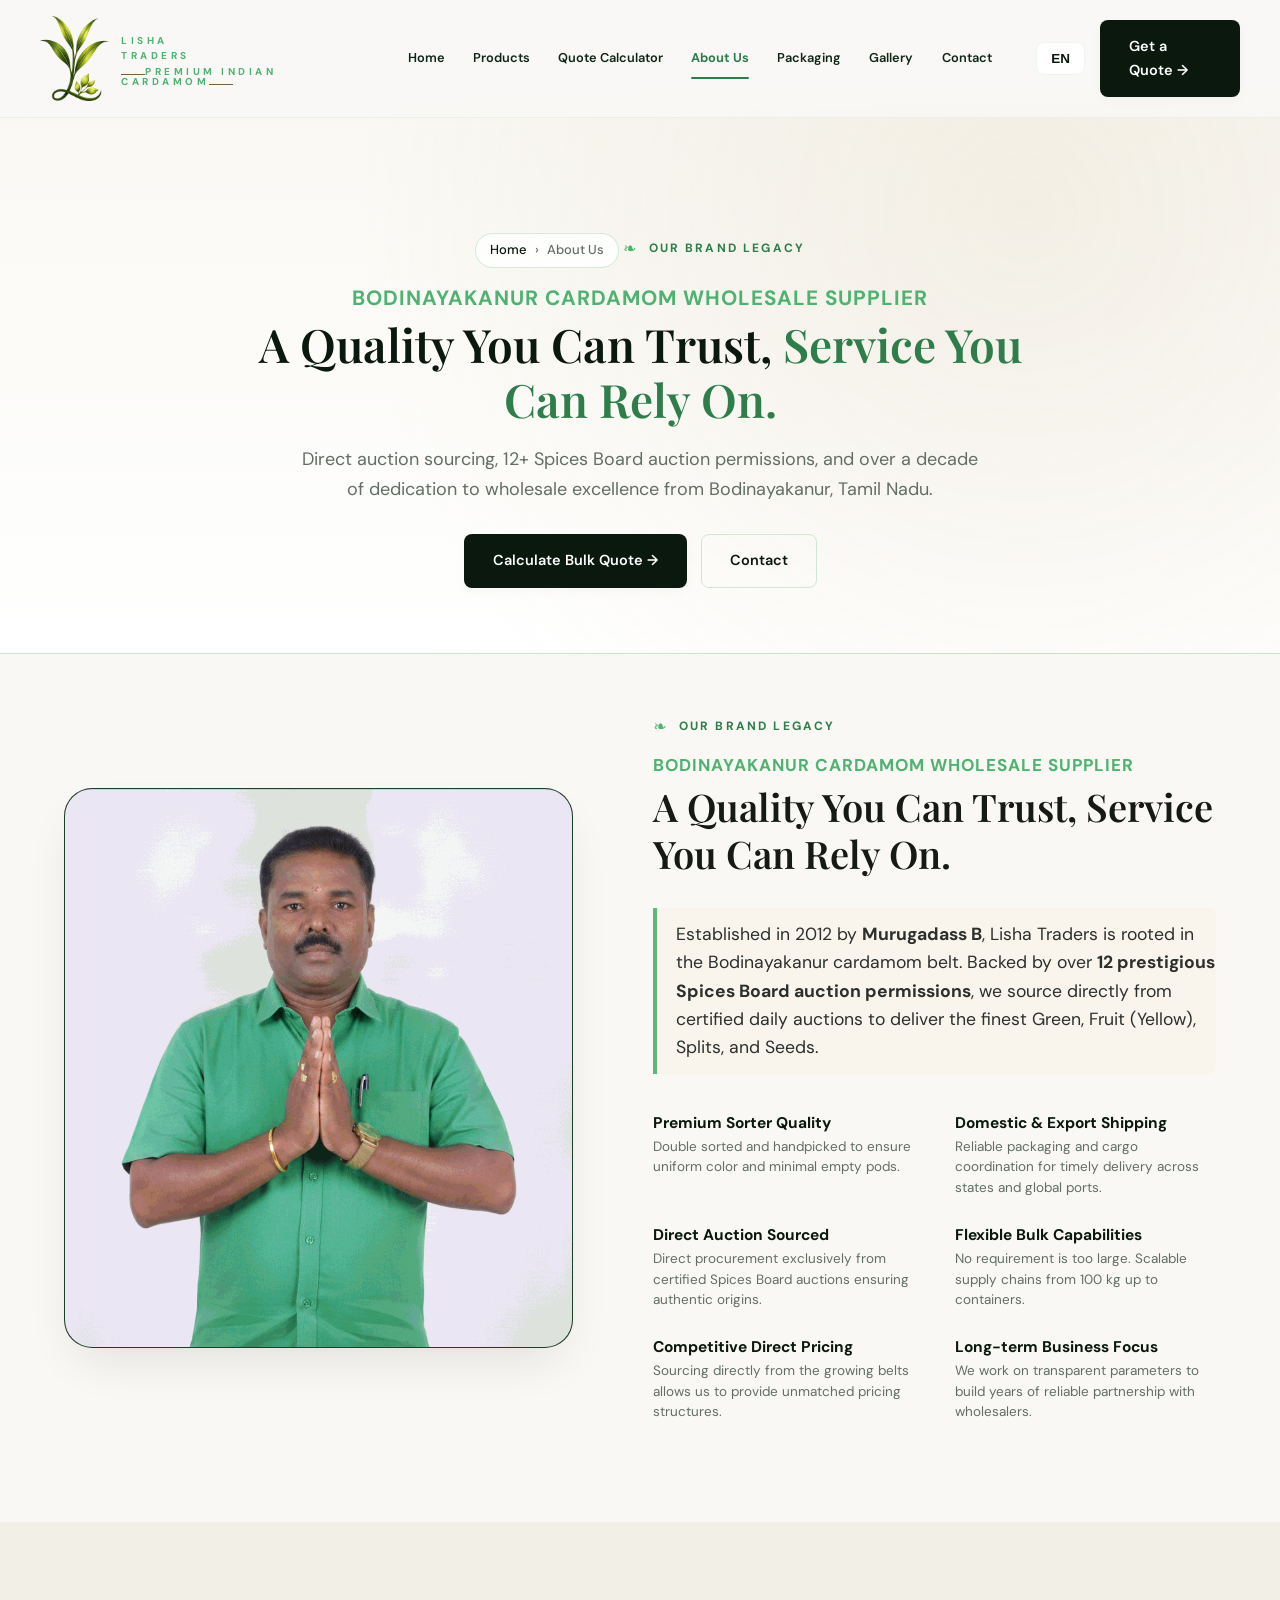
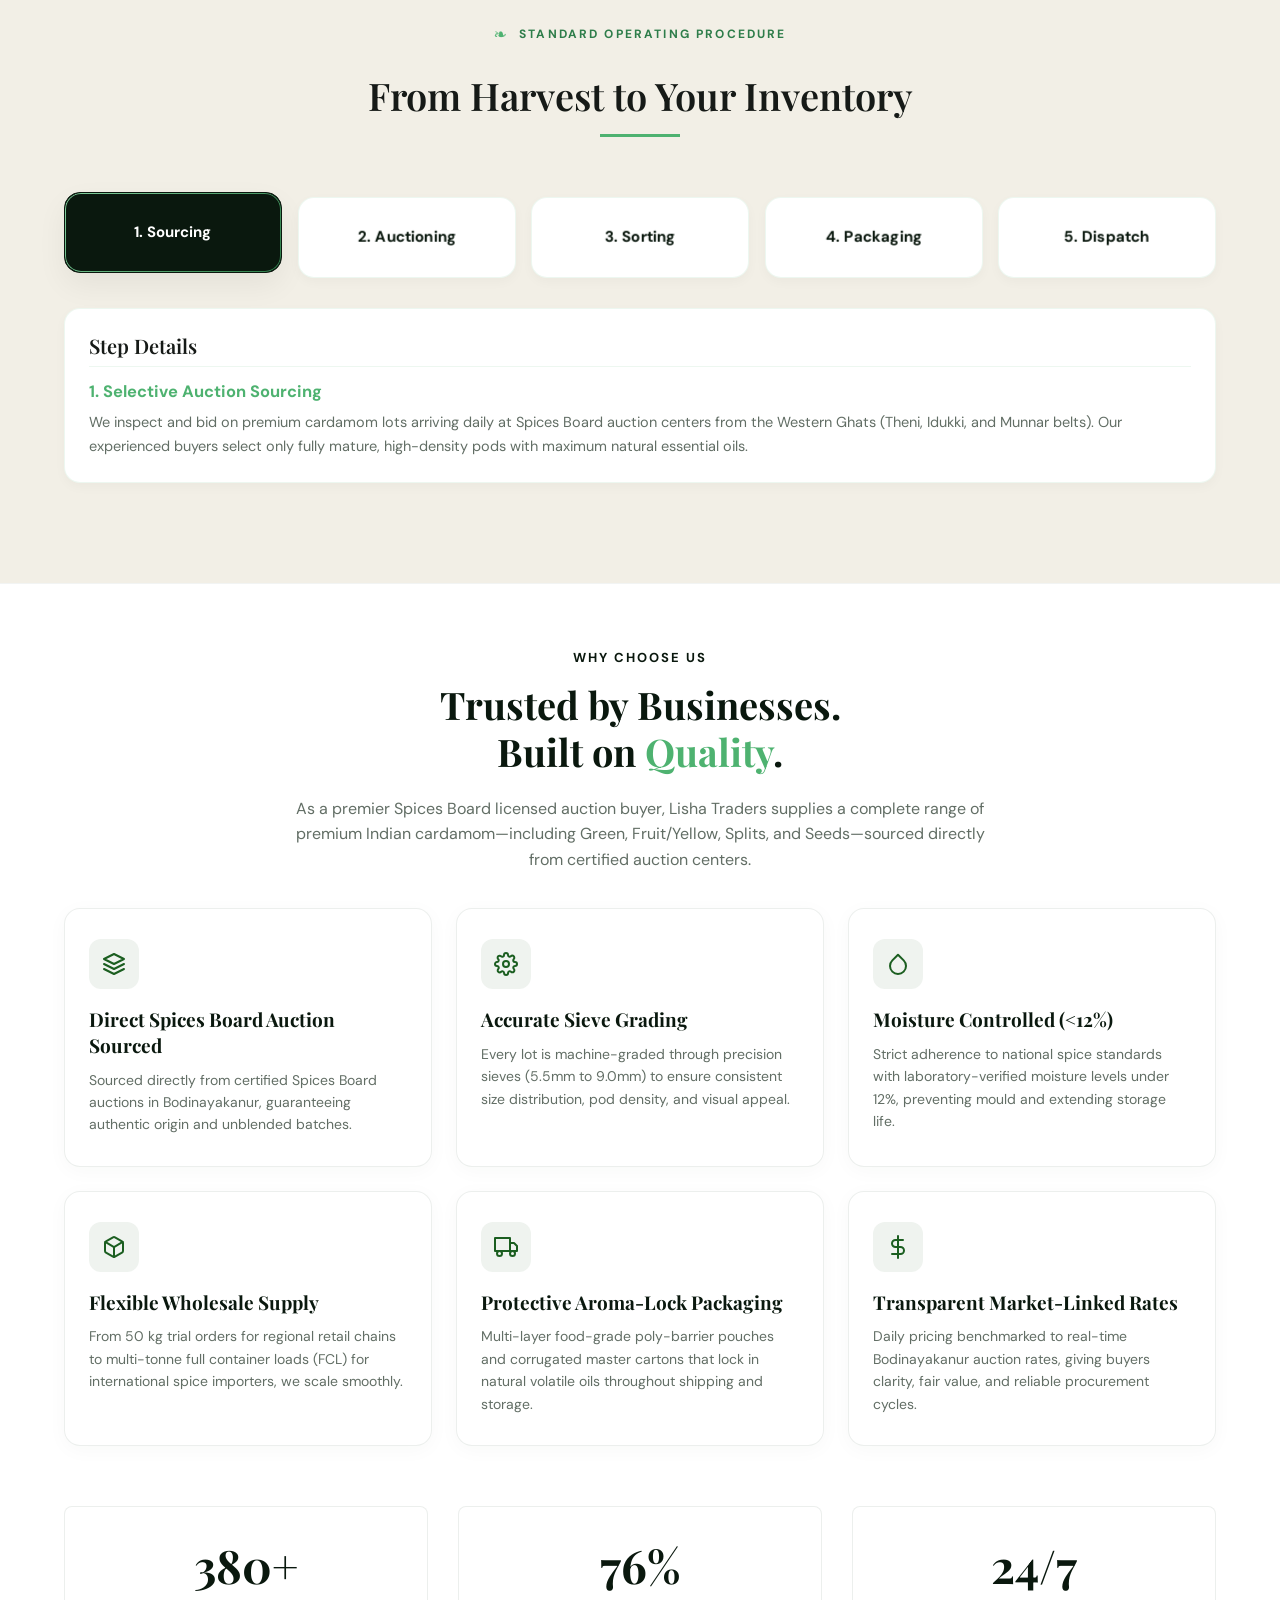
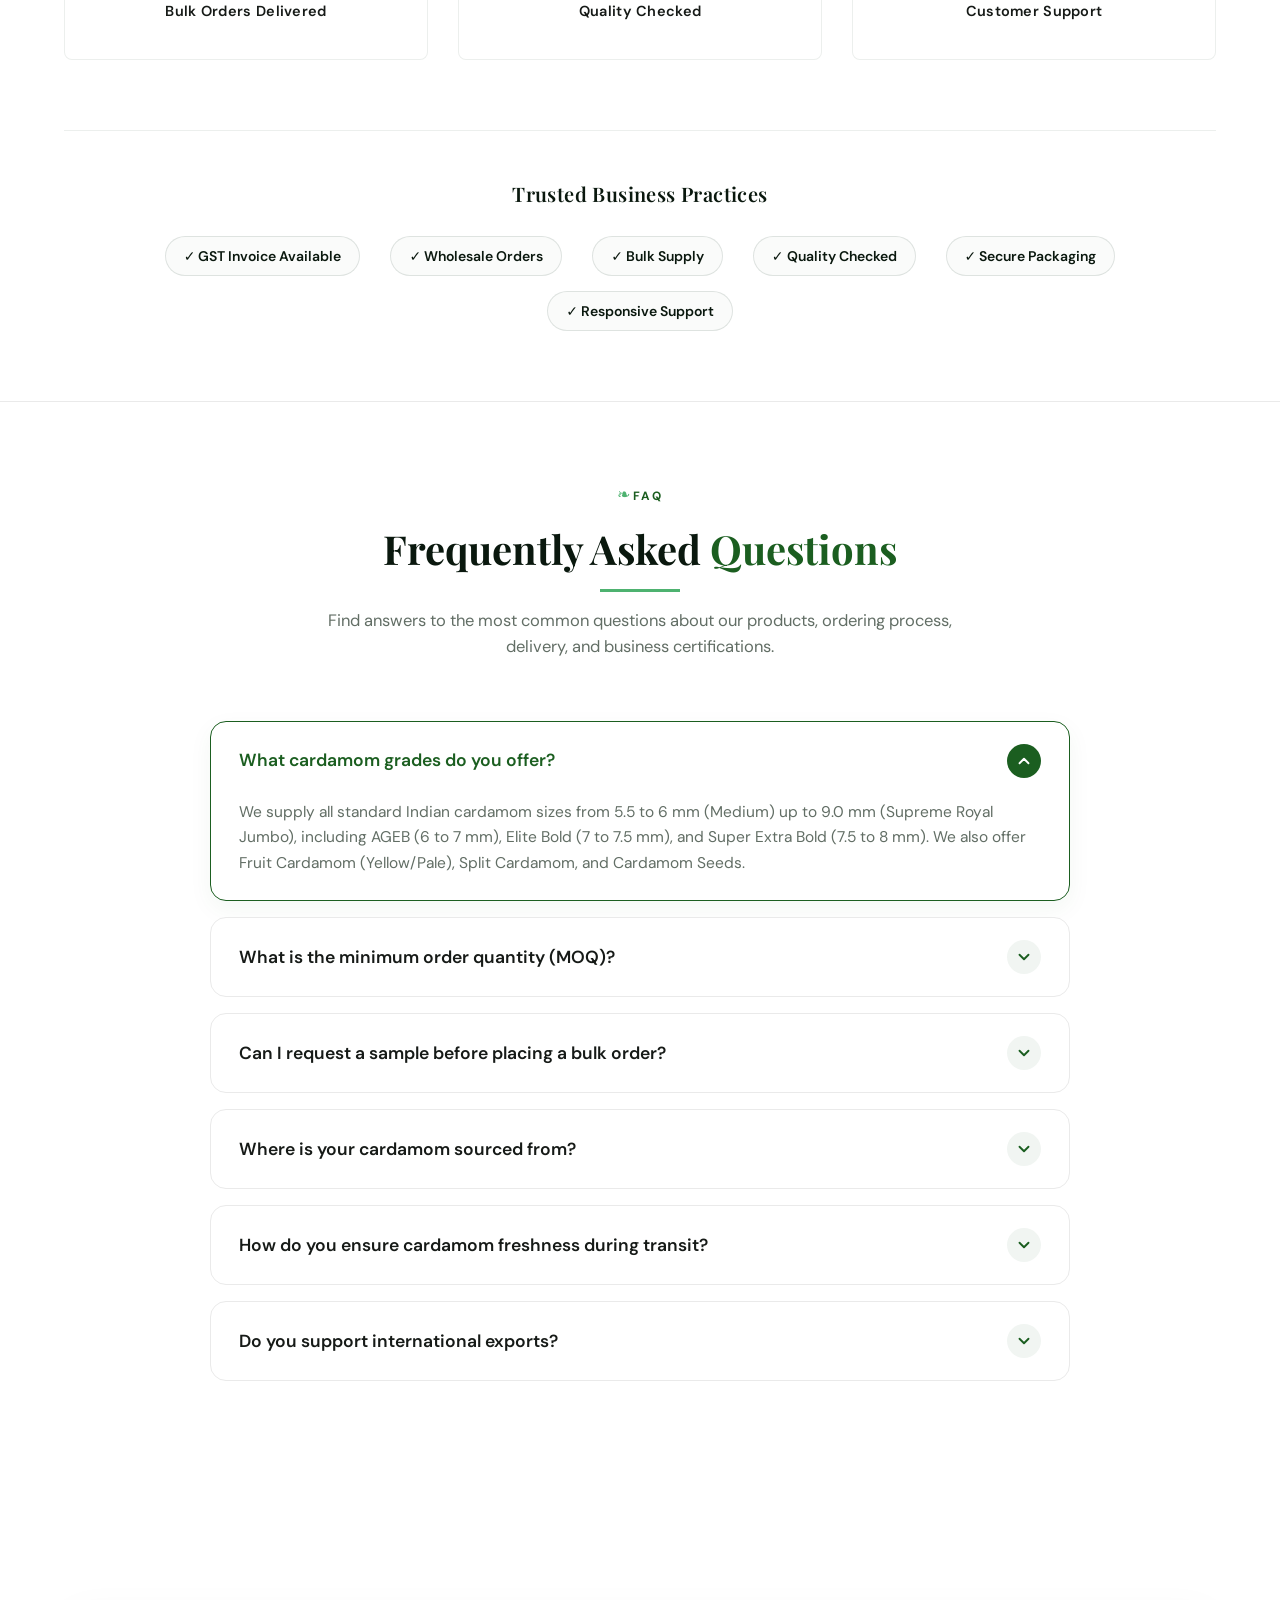
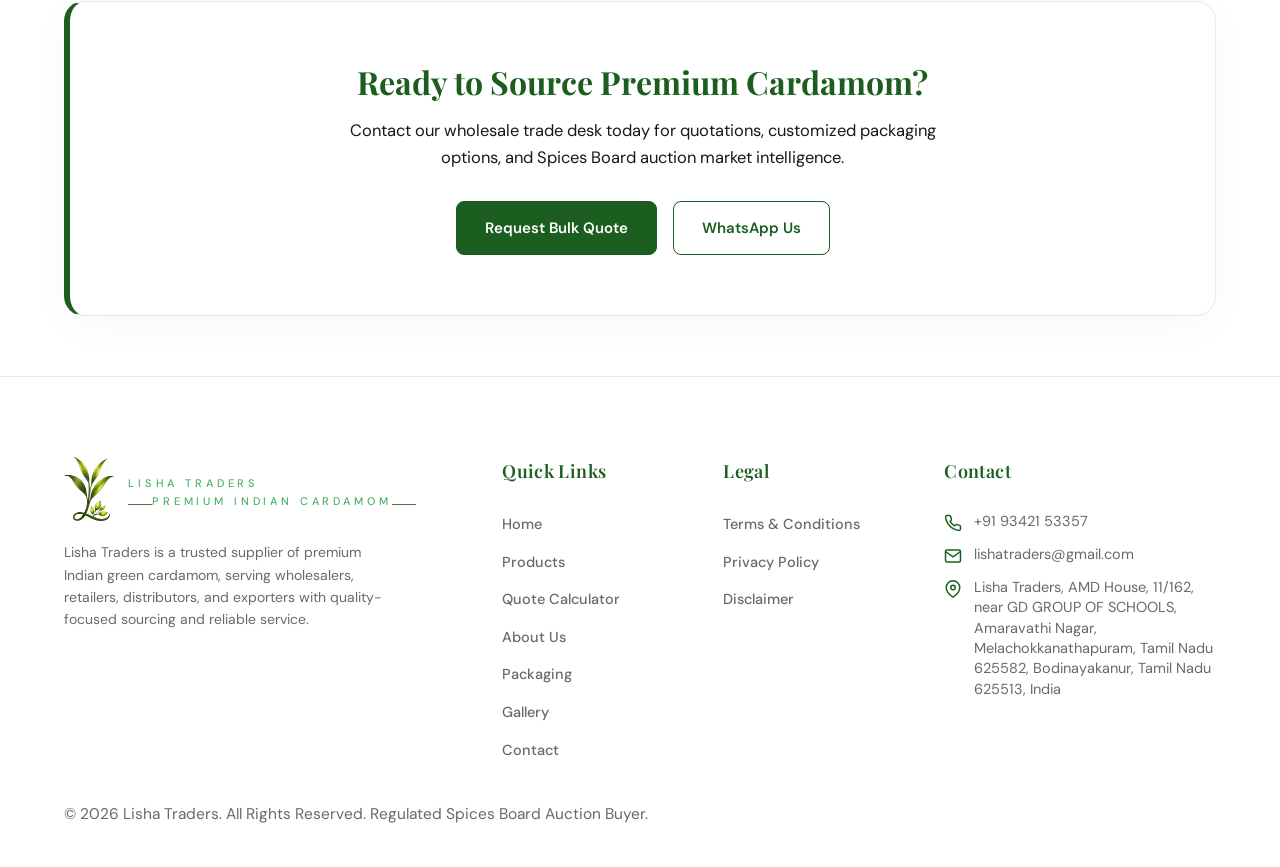
<file: about.html>
<!DOCTYPE html>
<html lang="en">

<head>
  <meta charset="UTF-8">
  <meta name="viewport" content="width=device-width, initial-scale=1.0, maximum-scale=1.0, user-scalable=no">
  <title>About Us | Lisha Traders - Premium Indian Cardamom</title>
  <meta name="description"
    content="Discover Lisha Traders, founded in 2012 by Murugadass B in Bodinayakanur. Backed by 12+ certified Spices Board auction permissions and direct auction procurement.">
  <meta name="keywords"
    content="Lisha Traders, Murugadass B, Bodinayakanur cardamom, cardamom wholesaler, Spices Board auction, green cardamom exporter, Indian cardamom supplier">
  <meta name="robots" content="index, follow">
  <link rel="icon" type="image/png" href="assets/logo.png?v=13">
  <link rel="canonical" href="https://lishatraders.github.io/LT/about.html">

  <!-- Open Graph -->
  <meta property="og:type" content="website">
  <meta property="og:url" content="https://lishatraders.github.io/LT/about.html">
  <meta property="og:title" content="About Us | Lisha Traders - Premium Indian Cardamom">
  <meta property="og:description"
    content="Established in 2012 by Murugadass B in Bodinayakanur. Direct auction sourcing with 12+ Spices Board auction permissions.">
  <meta property="og:image" content="https://lishatraders.github.io/LT/assets/hero_cardamom.png">

  <!-- Twitter -->
  <meta property="twitter:card" content="summary_large_image">
  <meta property="twitter:url" content="https://lishatraders.github.io/LT/about.html">
  <meta property="twitter:title" content="About Us | Lisha Traders - Premium Indian Cardamom">
  <meta property="twitter:description"
    content="Established in 2012 by Murugadass B in Bodinayakanur. Direct auction sourcing with 12+ Spices Board auction permissions.">
  <meta property="twitter:image" content="https://lishatraders.github.io/LT/assets/hero_cardamom.png">

  <!-- Fonts -->
  <link rel="preconnect" href="https://fonts.googleapis.com">
  <link rel="preconnect" href="https://fonts.gstatic.com" crossorigin>
  <link
    href="https://fonts.googleapis.com/css2?family=Playfair+Display:ital,wght@0,500;0,600;0,700;1,500&family=Cormorant+Garamond:ital,wght@0,400;0,500;0,600;0,700;1,400;1,600&family=DM+Sans:wght@400;500;600;700&family=Mukta:wght@400;500;600;700&family=Pavanam&family=Cinzel+Decorative:wght@700&family=Praise&display=swap"
    rel="stylesheet">
  <link rel="stylesheet" href="style.css?v=8.9">
  <script>
    (function() {
      try {
        var savedLang = localStorage.getItem('lisha-lang');
        if (savedLang) {
          document.documentElement.classList.add('has-lang', 'lang-' + savedLang);
          document.documentElement.setAttribute('lang', savedLang);
        }
        if (sessionStorage.getItem('lisha_transition_active') === '1') {
          document.documentElement.classList.add('transition-active');
          setTimeout(function() {
            document.documentElement.classList.remove('transition-active');
            var l = document.getElementById('loader-3d');
            if (l) l.classList.remove('active');
            sessionStorage.removeItem('lisha_transition_active');
          }, 800);
        }
      } catch (e) {}
    })();
  </script>
  <!-- Structured Data JSON-LD -->
  <script type="application/ld+json">
  {
    "@context": "https://schema.org",
    "@graph": [
      {
        "@type": "AboutPage",
        "@id": "https://lishatraders.github.io/LT/about.html#webpage",
        "url": "https://lishatraders.github.io/LT/about.html",
        "name": "About Lisha Traders | Bodinayakanur Cardamom Wholesaler",
        "description": "Discover Lisha Traders, founded in 2012 by Murugadass B in Bodinayakanur. Backed by 12+ certified Spices Board auction permissions.",
        "breadcrumb": {
          "@id": "https://lishatraders.github.io/LT/about.html#breadcrumb"
        }
      },
      {
        "@type": "BreadcrumbList",
        "@id": "https://lishatraders.github.io/LT/about.html#breadcrumb",
        "itemListElement": [
          {
            "@type": "ListItem",
            "position": 1,
            "name": "Home",
            "item": "https://lishatraders.github.io/LT/index.html"
          },
          {
            "@type": "ListItem",
            "position": 2,
            "name": "About Us",
            "item": "https://lishatraders.github.io/LT/about.html"
          }
        ]
      }
    ]
  }
  </script>
</head>

<body>

  <!-- 3D SECTION LOADER -->
  <div class="loader-3d" id="loader-3d">
    <div class="loader-panel left"></div>
    <div class="loader-panel right"></div>
    <div class="loader-content">
      <div class="loader-card">
        <img src="assets/logo.png?v=13" alt="Lisha Traders Logo" class="loader-spinner-img">
        <span id="loader-status">Rendering Section...</span>
      </div>
    </div>
  </div>

  <!-- HEADER -->
  <header id="header">
    <div class="nav">
      <a href="index.html" class="logo brand-logo">
        <img src="assets/logo.png?v=13" alt="Lisha Traders Logo" class="logo-img">
        <div class="logo-text">
          <span class="brand-title">LISHA<br class="laptop-br"><span class="mobile-space"> </span>TRADERS</span>
          <span class="brand-subtitle">PREMIUM INDIAN CARDAMOM</span>
        </div>
      </a>
      <nav class="nav-links" id="nav-links">
        <a href="index.html#hero" data-translate="nav_home">Home</a>
        <a href="index.html#products" data-translate="nav_products">Products</a>
        <a href="index.html#calculator" data-translate="nav_calc">Quote Calculator</a>
        <a href="about.html" class="active" data-translate="nav_about">About Us</a>
        <a href="packaging.html" data-translate="nav_pack">Packaging</a>
        <a href="gallery.html" data-translate="nav_gallery">Gallery</a>
        <a href="index.html#contact" data-translate="nav_contact">Contact</a>
        <a href="index.html#calculator" class="mobile-cta-btn" data-translate="btn_get_quote" style="display: none;">Get a Quote →</a>
      </nav>
      <div class="nav-actions">
        <div class="lang-select-wrapper">
          <button class="lang-dropdown-btn" id="lang-dropdown-btn">EN</button>
          <div class="lang-dropdown-menu" id="lang-dropdown-menu">
            <button data-lang="en">English</button>
            <button data-lang="hi" style="font-family:'Mukta', sans-serif; font-weight:500;">हिन्दी</button>
            <button data-lang="ta" style="font-family:'Pavanam', sans-serif;">தமிழ்</button>
          </div>
        </div>
        <a href="index.html#calculator" class="btn btn-dark" data-translate="btn_get_quote">Get a Quote →</a>
        <button class="burger-menu" id="burger-menu" aria-label="Toggle Navigation">
          <span></span>
          <span></span>
          <span></span>
        </button>
      </div>
    </div>
  </header>

  <!-- SUBPAGE HERO -->
  <section class="subpage-hero">
    <div class="wrap subpage-hero-inner reveal">
      <div class="subpage-breadcrumb">
        <a href="index.html">Home</a>
        <span>&rsaquo;</span>
        <span>About Us</span>
      </div>
      <div class="eyebrow" data-translate="about_eyebrow">Our Brand Legacy</div>
      <h1 data-translate="about_title"><span style="font-size:0.45em; display:block; letter-spacing:1px; text-transform:uppercase; font-family:'DM Sans', sans-serif; font-weight:700; color:var(--gold); margin-bottom:6px;">Bodinayakanur Cardamom Wholesale Supplier</span>A Quality You Can Trust, <span>Service You Can Rely On.</span></h1>
      <p>
        Direct auction sourcing, 12+ Spices Board auction permissions, and over a decade of dedication to wholesale excellence from Bodinayakanur, Tamil Nadu.
      </p>
      <div class="subpage-hero-actions">
        <a href="index.html#calculator" class="btn btn-dark" data-translate="btn_calc_bulk">Calculate Bulk Quote →</a>
        <a href="index.html#contact" class="btn btn-outline" data-translate="nav_contact">Contact Trade Desk</a>
      </div>
    </div>
  </section>

  <!-- WHY CHOOSE LISHA TRADERS / FOUNDER LEGACY SECTION -->
  <section class="why" id="why" style="padding-top: 60px;">
    <div class="wrap why-grid">
      <div class="why-photo-panel reveal">
        <div class="why-photo">
          <img src="assets/LISHA_TRADERS_MURUGADASS_B.png" alt="Murugadass B - Founder of Lisha Traders, Bodinayakanur" loading="lazy">
        </div>
      </div>
      <div class="reveal-right">
        <div class="eyebrow" data-translate="about_eyebrow">Our Brand Legacy</div>
        <h2 data-translate="about_title">A Quality You Can Trust, Service You Can Rely On.</h2>
        <p data-translate="about_founder_desc" style="font-size: 1.1rem; line-height: 1.6; margin: 1.5rem 0 2.5rem; color: var(--text-color); opacity: 0.9; border-left: 4px solid var(--gold); padding-left: 1.2rem; background: rgba(212, 175, 55, 0.05); padding-top: 0.8rem; padding-bottom: 0.8rem; border-radius: 0 8px 8px 0;">
          Established in 2012 by <strong>Murugadass B</strong>, Lisha Traders is rooted in the Bodinayakanur cardamom belt. Backed by over <strong>12 prestigious Spices Board auction permissions</strong>, we source directly from certified daily auctions to deliver the finest, authentic green cardamom.
        </p>

        <div class="feature-grid">
          <div class="feature">
            <div>
              <h4 data-translate="feat_1_title">Premium Sorter Quality</h4>
              <p data-translate="feat_1_desc">Double sorted and handpicked to ensure uniform color and minimal empty pods.</p>
            </div>
          </div>
          <div class="feature">
            <div>
              <h4 data-translate="feat_2_title">Domestic &amp; Export Shipping</h4>
              <p data-translate="feat_2_desc">Reliable packaging and cargo coordination for timely delivery across states and global ports.</p>
            </div>
          </div>
          <div class="feature">
            <div>
              <h4 data-translate="feat_3_title">Direct Auction Sourced</h4>
              <p data-translate="feat_3_desc">Direct procurement exclusively from certified Spices Board auctions ensuring authentic origins.</p>
            </div>
          </div>
          <div class="feature">
            <div>
              <h4 data-translate="feat_4_title">Flexible Bulk Capabilities</h4>
              <p data-translate="feat_4_desc">No requirement is too large. Scalable supply chains from 100 kg up to containers.</p>
            </div>
          </div>
          <div class="feature">
            <div>
              <h4 data-translate="feat_5_title">Competitive Direct Pricing</h4>
              <p data-translate="feat_5_desc">Sourcing directly from the growing belts allows us to provide unmatched pricing structures.</p>
            </div>
          </div>
          <div class="feature">
            <div>
              <h4 data-translate="feat_6_title">Long-term Business Focus</h4>
              <p data-translate="feat_6_desc">We work on transparent parameters to build years of reliable partnership with wholesalers.</p>
            </div>
          </div>
        </div>
      </div>
    </div>
  </section>

  <!-- PROCESS SECTION -->
  <section class="bg-cream-2" id="process">
    <div class="wrap">
      <div class="section-head reveal">
        <div class="eyebrow" data-translate="process_eyebrow">Standard Operating Procedure</div>
        <h2 data-translate="process_title">From Harvest to Your Inventory</h2>
      </div>
      <div class="process-steps reveal">
        <!-- Step 1 -->
        <div class="step-card active" data-step="1">
          <h4 data-translate="step_1_tab">1. Sourcing</h4>
        </div>
        <!-- Step 2 -->
        <div class="step-card" data-step="2">
          <h4 data-translate="step_2_tab">2. Auctioning</h4>
        </div>
        <!-- Step 3 -->
        <div class="step-card" data-step="3">
          <h4 data-translate="step_3_tab">3. Sorting</h4>
        </div>
        <!-- Step 4 -->
        <div class="step-card" data-step="4">
          <h4 data-translate="step_4_tab">4. Packaging</h4>
        </div>
        <!-- Step 5 -->
        <div class="step-card" data-step="5">
          <h4 data-translate="step_5_tab">5. Dispatch</h4>
        </div>
      </div>

      <!-- Detail Box representing active step -->
      <div class="step-desc-box reveal delay-1">
        <h3 data-translate="step_details_title">Step Details</h3>
        <div class="step-desc-content active" id="step-desc-1">
          <h5 data-translate="step_1_title">1. Selective Auction Sourcing</h5>
          <p data-translate="step_1_desc">We inspect and bid on premium cardamom lots arriving daily at Spices Board auction centers from the Western Ghats (Theni, Idukki, and Munnar belts). Our experienced buyers select only fully mature, high-density pods with maximum natural essential oils.</p>
        </div>
        <div class="step-desc-content" id="step-desc-2">
          <h5 data-translate="step_2_title">2. Regulated Spices Board Auctions</h5>
          <p data-translate="step_2_desc">We actively participate in official auctions supervised by the Spices Board of India in Bodinayakanur and Vandanmettu. This ensures complete transparency, regulatory clearance, chemical testing adherence, and fair pricing mechanics.</p>
        </div>
        <div class="step-desc-content" id="step-desc-3">
          <h5 data-translate="step_3_title">3. Strict Mechanical &amp; Manual Grading</h5>
          <p data-translate="step_3_desc">The bought pods undergo sieve sorting to define sizing ranges accurately (5.5mm to 8mm+). Next, visual inspectors sort out light pods, thrips-damaged pods, split pods, and foreign plant material under controlled laboratory grade settings.</p>
        </div>
        <div class="step-desc-content" id="step-desc-4">
          <h5 data-translate="step_4_title">4. Moisture &amp; Aroma Preserving Pack</h5>
          <p data-translate="step_4_desc">Graded cardamom is stored under monitored humidity. We pack the orders in food-grade, high-barrier laminates that prevent ambient humidity absorption, safeguarding flavor density and keeping the color green during transit.</p>
        </div>
        <div class="step-desc-content" id="step-desc-5">
          <h5 data-translate="step_5_title">5. Safe Transit Logistics</h5>
          <p data-translate="step_5_desc">Whether by container or cargo truck, the shipments are labeled clearly and shipped with dry container liners. We handle complete documentation, tax filings (GST, Export Clearance), and share real-time tracking numbers with our buyers.</p>
        </div>
      </div>
    </div>
  </section>

  <!-- WHY BUSINESSES CHOOSE LISHA TRADERS SECTION -->
  <section class="why-choose-business" id="why-choose-us">
    <div class="wrap">
      <!-- Section Header -->
      <div class="why-header">
        <span class="why-label" data-translate="why_biz_label">WHY CHOOSE US</span>
        <h2 class="why-title" data-translate="why_biz_title">
          Trusted by Businesses. <br>Built on <span style="color: #4eb270;">Quality</span>.
        </h2>
        <p class="why-subheading" data-translate="why_biz_subheading">
          We combine certified Spices Board auction procurement, 12+ auction buyer permissions, and rigid mechanical grading to supply wholesalers, retailers, and exporters across India and global markets.
        </p>
      </div>

      <!-- Feature Grid -->
      <div class="why-features-grid">
        <!-- Feature 1: Direct Sourcing -->
        <div class="why-card-modern reveal-fade-up">
          <div class="why-icon-badge">
            <svg width="24" height="24" viewBox="0 0 24 24" fill="none" stroke="currentColor" stroke-width="2" stroke-linecap="round" stroke-linejoin="round">
              <path d="M12 2L2 7l10 5 10-5-10-5z"></path>
              <path d="M2 17l10 5 10-5"></path>
              <path d="M2 12l10 5 10-5"></path>
            </svg>
          </div>
          <h3 data-translate="why_f1_title">Direct Spices Board Auction Sourced</h3>
          <p data-translate="why_f1_desc">Sourced directly from certified Spices Board auctions in Bodinayakanur, guaranteeing authentic origin and unblended batches.</p>
        </div>

        <!-- Feature 2: Mechanical Sizing -->
        <div class="why-card-modern reveal-fade-up">
          <div class="why-icon-badge">
            <svg width="24" height="24" viewBox="0 0 24 24" fill="none" stroke="currentColor" stroke-width="2" stroke-linecap="round" stroke-linejoin="round">
              <circle cx="12" cy="12" r="3"></circle>
              <path d="M19.4 15a1.65 1.65 0 0 0 .33 1.82l.06.06a2 2 0 0 1 0 2.83 2 2 0 0 1-2.83 0l-.06-.06a1.65 1.65 0 0 0-1.82-.33 1.65 1.65 0 0 0-1 1.51V21a2 2 0 0 1-2 2 2 2 0 0 1-2-2v-.09A1.65 1.65 0 0 0 9 19.4a1.65 1.65 0 0 0-1.82.33l-.06.06a2 2 0 0 1-2.83 0 2 2 0 0 1 0-2.83l.06-.06a1.65 1.65 0 0 0 .33-1.82 1.65 1.65 0 0 0-1.51-1H3a2 2 0 0 1-2-2 2 2 0 0 1 2-2h.09A1.65 1.65 0 0 0 4.6 9a1.65 1.65 0 0 0-.33-1.82l-.06-.06a2 2 0 0 1 0-2.83 2 2 0 0 1 2.83 0l.06.06a1.65 1.65 0 0 0 1.82.33H9a1.65 1.65 0 0 0 1-1.51V3a2 2 0 0 1 2-2 2 2 0 0 1 2 2v.09a1.65 1.65 0 0 0 1 1.51 1.65 1.65 0 0 0 1.82-.33l.06-.06a2 2 0 0 1 2.83 0 2 2 0 0 1 0 2.83l-.06.06a1.65 1.65 0 0 0-.33 1.82V9a1.65 1.65 0 0 0 1.51 1H21a2 2 0 0 1 2 2 2 2 0 0 1-2 2h-.09a1.65 1.65 0 0 0-1.51 1z"></path>
            </svg>
          </div>
          <h3 data-translate="why_f2_title">Accurate Sieve Grading</h3>
          <p data-translate="why_f2_desc">Every lot is machine-graded through precision sieves (5.5mm to 9.0mm) to ensure consistent size distribution, pod density, and visual appeal.</p>
        </div>

        <!-- Feature 3: Low Moisture -->
        <div class="why-card-modern reveal-fade-up">
          <div class="why-icon-badge">
            <svg width="24" height="24" viewBox="0 0 24 24" fill="none" stroke="currentColor" stroke-width="2" stroke-linecap="round" stroke-linejoin="round">
              <path d="M12 2.69l5.66 5.66a8 8 0 1 1-11.31 0z"></path>
            </svg>
          </div>
          <h3 data-translate="why_f3_title">Moisture Controlled (&lt;12%)</h3>
          <p data-translate="why_f3_desc">Strict adherence to national spice standards with laboratory-verified moisture levels under 12%, preventing mould and extending storage life.</p>
        </div>

        <!-- Feature 4: Scalable Supply -->
        <div class="why-card-modern reveal-fade-up">
          <div class="why-icon-badge">
            <svg width="24" height="24" viewBox="0 0 24 24" fill="none" stroke="currentColor" stroke-width="2" stroke-linecap="round" stroke-linejoin="round">
              <path d="M21 16V8a2 2 0 0 0-1-1.73l-7-4a2 2 0 0 0-2 0l-7 4A2 2 0 0 0 3 8v8a2 2 0 0 0 1 1.73l7 4a2 2 0 0 0 2 0l7-4A2 2 0 0 0 21 16z"></path>
              <polyline points="3.27 6.96 12 12.01 20.73 6.96"></polyline>
              <line x1="12" y1="22.08" x2="12" y2="12"></line>
            </svg>
          </div>
          <h3 data-translate="why_f4_title">Flexible Wholesale Supply</h3>
          <p data-translate="why_f4_desc">From 50 kg trial orders for regional retail chains to multi-tonne full container loads (FCL) for international spice importers, we scale smoothly.</p>
        </div>

        <!-- Feature 5: Export Packing -->
        <div class="why-card-modern reveal-fade-up">
          <div class="why-icon-badge">
            <svg width="24" height="24" viewBox="0 0 24 24" fill="none" stroke="currentColor" stroke-width="2" stroke-linecap="round" stroke-linejoin="round">
              <rect x="1" y="3" width="15" height="13"></rect>
              <polygon points="16 8 20 8 23 11 23 16 16 16 16 8"></polygon>
              <circle cx="5.5" cy="18.5" r="2.5"></circle>
              <circle cx="18.5" cy="18.5" r="2.5"></circle>
            </svg>
          </div>
          <h3 data-translate="why_f5_title">Protective Aroma-Lock Packaging</h3>
          <p data-translate="why_f5_desc">Multi-layer food-grade poly-barrier pouches and corrugated master cartons that lock in natural volatile oils throughout shipping and storage.</p>
        </div>

        <!-- Feature 6: Transparent Pricing -->
        <div class="why-card-modern reveal-fade-up">
          <div class="why-icon-badge">
            <svg width="24" height="24" viewBox="0 0 24 24" fill="none" stroke="currentColor" stroke-width="2" stroke-linecap="round" stroke-linejoin="round">
              <line x1="12" y1="1" x2="12" y2="23"></line>
              <path d="M17 5H9.5a3.5 3.5 0 0 0 0 7h5a3.5 3.5 0 0 1 0 7H6"></path>
            </svg>
          </div>
          <h3 data-translate="why_f6_title">Transparent Market-Linked Rates</h3>
          <p data-translate="why_f6_desc">Daily pricing benchmarked to real-time Bodinayakanur auction rates, giving buyers clarity, fair value, and reliable procurement cycles.</p>
        </div>
      </div>
      <!-- Statistics Counter Row -->
      <div class="why-stats-row reveal-fade-up">
        <!-- Stat Card 1 -->
        <div class="why-stat-card">
          <div class="stat-number counter-stat" data-target="500" data-suffix="+">500+</div>
          <span data-translate="why_stat_1_lbl">Bulk Orders Delivered</span>
        </div>
        <!-- Stat Card 2 -->
        <div class="why-stat-card">
          <div class="stat-number counter-stat" data-target="100" data-suffix="%">100%</div>
          <span data-translate="why_stat_2_lbl">Quality Checked</span>
        </div>
        <!-- Stat Card 3 -->
        <div class="why-stat-card">
          <div class="stat-number">24/7</div>
          <span data-translate="why_stat_3_lbl">Customer Support</span>
        </div>
      </div>

      <!-- Trust Bar -->
      <div class="why-trust-bar reveal-fade-up">
        <h4 data-translate="why_trust_title">Trusted Business Practices</h4>
        <div class="trust-badges">
          <span class="trust-badge" data-translate="why_badge_gst">✓ GST Invoice Available</span>
          <span class="trust-badge" data-translate="why_badge_wholesale">✓ Wholesale Orders</span>
          <span class="trust-badge" data-translate="why_badge_bulk">✓ Bulk Supply</span>
          <span class="trust-badge" data-translate="why_badge_quality">✓ Quality Checked</span>
          <span class="trust-badge" data-translate="why_badge_packaging">✓ Secure Packaging</span>
          <span class="trust-badge" data-translate="why_badge_support">✓ Responsive Support</span>
        </div>
      </div>
    </div>
  </section>

  <!-- FAQ SECTION -->
  <section class="faq-section" id="faq">
    <div class="wrap">
      <div class="section-head text-center reveal-fade-up">
        <span class="eyebrow" style="color: #1B5E20; text-align: center; display: block;" data-translate="faq_eyebrow">FAQ</span>
        <h2 style="font-family: var(--font-serif); font-size: 40px; color: var(--green-900); font-weight: 700; margin-top: 10px; margin-bottom: 16px;">
          <span data-translate="faq_title_p1">Frequently Asked</span> <span style="color: #1B5E20;" data-translate="faq_title_p2">Questions</span>
        </h2>
        <p style="font-size: 16.5px; color: var(--muted); max-width: 700px; margin: 0 auto 50px; line-height: 1.6;" data-translate="faq_subtitle">
          Find answers to the most common questions about our products, ordering process, delivery, and business certifications.
        </p>
      </div>

      <div class="faq-accordion" style="max-width: 860px; margin: 0 auto;">
        <!-- Q1 -->
        <div class="faq-item active reveal-fade-up">
          <button class="faq-header" type="button" aria-expanded="true">
            <span class="faq-question" data-translate="faq_q1">What cardamom grades do you offer?</span>
            <span class="faq-toggle-icon" aria-hidden="true">
              <svg width="18" height="18" viewBox="0 0 24 24" fill="none" stroke="currentColor" stroke-width="2.5" stroke-linecap="round" stroke-linejoin="round">
                <polyline points="6 9 12 15 18 9"></polyline>
              </svg>
            </span>
          </button>
          <div class="faq-collapse">
            <div class="faq-body">
              <p data-translate="faq_a1">We supply all standard Indian cardamom sizes from 9.0 mm (Supreme Royal Jumbo) down to 5.5 to 6 mm (Medium), including 8 to 8.5 mm, Super Extra Bold (7.5 to 8 mm), Elite Bold (7 to 7.5 mm), and AGEB (6 to 7 mm). We also offer Fruit Cardamom (Yellow/Pale), Split Cardamom, and Cardamom Seeds.</p>
            </div>
          </div>
        </div>

        <!-- Q2 -->
        <div class="faq-item reveal-fade-up">
          <button class="faq-header" type="button" aria-expanded="false">
            <span class="faq-question" data-translate="faq_q2">What is the minimum order quantity (MOQ)?</span>
            <span class="faq-toggle-icon" aria-hidden="true">
              <svg width="18" height="18" viewBox="0 0 24 24" fill="none" stroke="currentColor" stroke-width="2.5" stroke-linecap="round" stroke-linejoin="round">
                <polyline points="6 9 12 15 18 9"></polyline>
              </svg>
            </span>
          </button>
          <div class="faq-collapse">
            <div class="faq-body">
              <p data-translate="faq_a2">Our standard wholesale MOQ is 20 kg (one master carton). For trial orders or regional retail distributors, smaller quantities can be arranged. We also fulfill container loads (FCL) for export.</p>
            </div>
          </div>
        </div>

        <!-- Q3 -->
        <div class="faq-item reveal-fade-up">
          <button class="faq-header" type="button" aria-expanded="false">
            <span class="faq-question" data-translate="faq_q3">Can I request a sample before placing a bulk order?</span>
            <span class="faq-toggle-icon" aria-hidden="true">
              <svg width="18" height="18" viewBox="0 0 24 24" fill="none" stroke="currentColor" stroke-width="2.5" stroke-linecap="round" stroke-linejoin="round">
                <polyline points="6 9 12 15 18 9"></polyline>
              </svg>
            </span>
          </button>
          <div class="faq-collapse">
            <div class="faq-body">
              <p data-translate="faq_a3">Yes, sample packs (50g, 100g, 250g, 500g) are available for all grades. In line with our standard wholesale trade policy, sample costs and courier charges apply and are adjusted against your initial bulk commercial shipment.</p>
            </div>
          </div>
        </div>

        <!-- Q4 -->
        <div class="faq-item reveal-fade-up">
          <button class="faq-header" type="button" aria-expanded="false">
            <span class="faq-question" data-translate="faq_q4">Where is your cardamom sourced from?</span>
            <span class="faq-toggle-icon" aria-hidden="true">
              <svg width="18" height="18" viewBox="0 0 24 24" fill="none" stroke="currentColor" stroke-width="2.5" stroke-linecap="round" stroke-linejoin="round">
                <polyline points="6 9 12 15 18 9"></polyline>
              </svg>
            </span>
          </button>
          <div class="faq-collapse">
            <div class="faq-body">
              <p data-translate="faq_a4">All our cardamom is sourced exclusively from certified Spices Board auctions in Bodinayakanur and Vandanmettu — the cardamom capital of India.</p>
            </div>
          </div>
        </div>

        <!-- Q5 -->
        <div class="faq-item reveal-fade-up">
          <button class="faq-header" type="button" aria-expanded="false">
            <span class="faq-question" data-translate="faq_q5">How do you ensure cardamom freshness during transit?</span>
            <span class="faq-toggle-icon" aria-hidden="true">
              <svg width="18" height="18" viewBox="0 0 24 24" fill="none" stroke="currentColor" stroke-width="2.5" stroke-linecap="round" stroke-linejoin="round">
                <polyline points="6 9 12 15 18 9"></polyline>
              </svg>
            </span>
          </button>
          <div class="faq-collapse">
            <div class="faq-body">
              <p data-translate="faq_a5">We maintain moisture below 12% and package in high-barrier food-grade poly liners and sealed corrugated master cartons with moisture absorption strips to prevent humidity absorption.</p>
            </div>
          </div>
        </div>

        <!-- Q6 -->
        <div class="faq-item reveal-fade-up">
          <button class="faq-header" type="button" aria-expanded="false">
            <span class="faq-question" data-translate="faq_q6">Do you support international exports?</span>
            <span class="faq-toggle-icon" aria-hidden="true">
              <svg width="18" height="18" viewBox="0 0 24 24" fill="none" stroke="currentColor" stroke-width="2.5" stroke-linecap="round" stroke-linejoin="round">
                <polyline points="6 9 12 15 18 9"></polyline>
              </svg>
            </span>
          </button>
          <div class="faq-collapse">
            <div class="faq-body">
              <p data-translate="faq_a6">Yes, we handle complete documentation, phytosanitary certifications, Spices Board export clearance, and port logistics for shipments to the Middle East, Southeast Asia, Europe, and the Americas.</p>
            </div>
          </div>
        </div>
      </div>
    </div>
  </section>

  <!-- CTA BANNER -->
  <section class="bg-white" style="padding: 60px 0;">
    <div class="wrap">
      <div class="hub-cta-banner-container reveal-fade-up">
        <div class="hub-cta-banner-card">
          <h3 data-translate="cta_bottom_title">Ready to Source Premium Cardamom?</h3>
          <p>Contact our wholesale trade desk today for quotations, customized packaging options, and Spices Board auction market intelligence.</p>
          <div class="hub-cta-banner-btns">
            <a href="index.html#calculator" class="btn-primary" data-translate="cta_bottom_btn_quote">Request Bulk Quote</a>
            <a href="https://wa.me/919342153357" target="_blank" class="btn-secondary" data-translate="cta_bottom_btn_wa">WhatsApp Us</a>
          </div>
        </div>
      </div>
    </div>
  </section>

  <!-- FOOTER -->
  <footer class="premium-footer">
    <div class="wrap">
      <div class="footer-grid-redesign">
        <!-- Column 1: Company -->
        <div class="footer-col company-col">
          <div class="foot-logo-redesign brand-logo">
            <img src="assets/logo.png?v=13" alt="Lisha Traders Logo" class="foot-logo-img">
            <div class="logo-text">
              <span class="brand-title">LISHA TRADERS</span>
              <span class="brand-subtitle">PREMIUM INDIAN CARDAMOM</span>
            </div>
          </div>
          <p class="foot-description" data-translate="footer_about_desc">
            Lisha Traders is a trusted supplier of premium Indian green cardamom, serving wholesalers, retailers,
            distributors, and exporters with quality-focused sourcing and reliable service.
          </p>
        </div>

        <!-- Column 2: Quick Links -->
        <div class="footer-col links-col">
          <h5 data-translate="footer_links_title">Quick Links</h5>
          <ul class="footer-links-list">
            <li><a href="index.html#hero" data-translate="fl_home">Home</a></li>
            <li><a href="index.html#products" data-translate="fl_prod">Products</a></li>
            <li><a href="index.html#calculator" data-translate="fl_quote">Quote Calculator</a></li>
            <li><a href="about.html" data-translate="fl_about">About Us</a></li>
            <li><a href="packaging.html" data-translate="fl_pack">Packaging</a></li>
            <li><a href="gallery.html" data-translate="fl_gallery">Gallery</a></li>
            <li><a href="index.html#contact" data-translate="fl_contact">Contact</a></li>
          </ul>
        </div>

        <!-- Column 3: Legal -->
        <div class="footer-col links-col">
          <h5 data-translate="footer_legal_title">Legal</h5>
          <ul class="footer-links-list">
            <li><a href="terms-and-conditions.html" target="_blank" data-translate="fl_terms" id="link-footer-terms">Terms &amp; Conditions</a></li>
            <li><a href="privacy-policy.html" target="_blank" data-translate="fl_privacy" id="link-footer-privacy">Privacy Policy</a></li>
            <li><a href="disclaimer.html" target="_blank" data-translate="fl_disc" id="link-footer-disc">Disclaimer</a></li>
          </ul>
        </div>

        <!-- Column 4: Contact Info -->
        <div class="footer-col contact-col">
          <h5 data-translate="footer_contact_title">Contact</h5>
          <ul class="footer-contact-list">
            <li>
              <svg width="18" height="18" viewBox="0 0 24 24" fill="none" stroke="currentColor" stroke-width="2"><path d="M22 16.92v3a2 2 0 0 1-2.18 2 19.79 19.79 0 0 1-8.63-3.07 19.5 19.5 0 0 1-6-6 19.79 19.79 0 0 1-3.07-8.67A2 2 0 0 1 4.11 2h3a2 2 0 0 1 2 1.72 12.84 12.84 0 0 0 .7 2.81 2 2 0 0 1-.45 2.11L8.09 9.91a16 16 0 0 0 6 6l1.27-1.27a2 2 0 0 1 2.11-.45 12.84 12.84 0 0 0 2.81.7A2 2 0 0 1 22 16.92z"></path></svg>
              <span>+91 93421 53357</span>
            </li>
            <li>
              <svg width="18" height="18" viewBox="0 0 24 24" fill="none" stroke="currentColor" stroke-width="2"><path d="M4 4h16c1.1 0 2 .9 2 2v12c0 1.1-.9 2-2 2H4c-1.1 0-2-.9-2-2V6c0-1.1.9-2 2-2z"></path><polyline points="22,6 12,13 2,6"></polyline></svg>
              <span>lishatraders@gmail.com</span>
            </li>
            <li>
              <svg width="18" height="18" viewBox="0 0 24 24" fill="none" stroke="currentColor" stroke-width="2"><path d="M21 10c0 7-9 13-9 13s-9-6-9-13a9 9 0 0 1 18 0z"></path><circle cx="12" cy="10" r="3"></circle></svg>
              <span data-translate="contact_info_loc_val">Lisha Traders, AMD House, 11/162, near GD GROUP OF SCHOOLS, Amaravathi Nagar, Melachokkanathapuram, Tamil Nadu 625582, Bodinayakanur, Tamil Nadu 625513, India</span>
            </li>
          </ul>
        </div>
      </div>

      <div class="footer-bottom-redesign">
        <div class="foot-bottom-left">
          <p>&copy; 2026 Lisha Traders. All Rights Reserved. Regulated Spices Board Auction Buyer.</p>
        </div>
      </div>
    </div>
  </footer>

  <script src="app.js?v=8.9"></script>
</body>

</html>
</file>
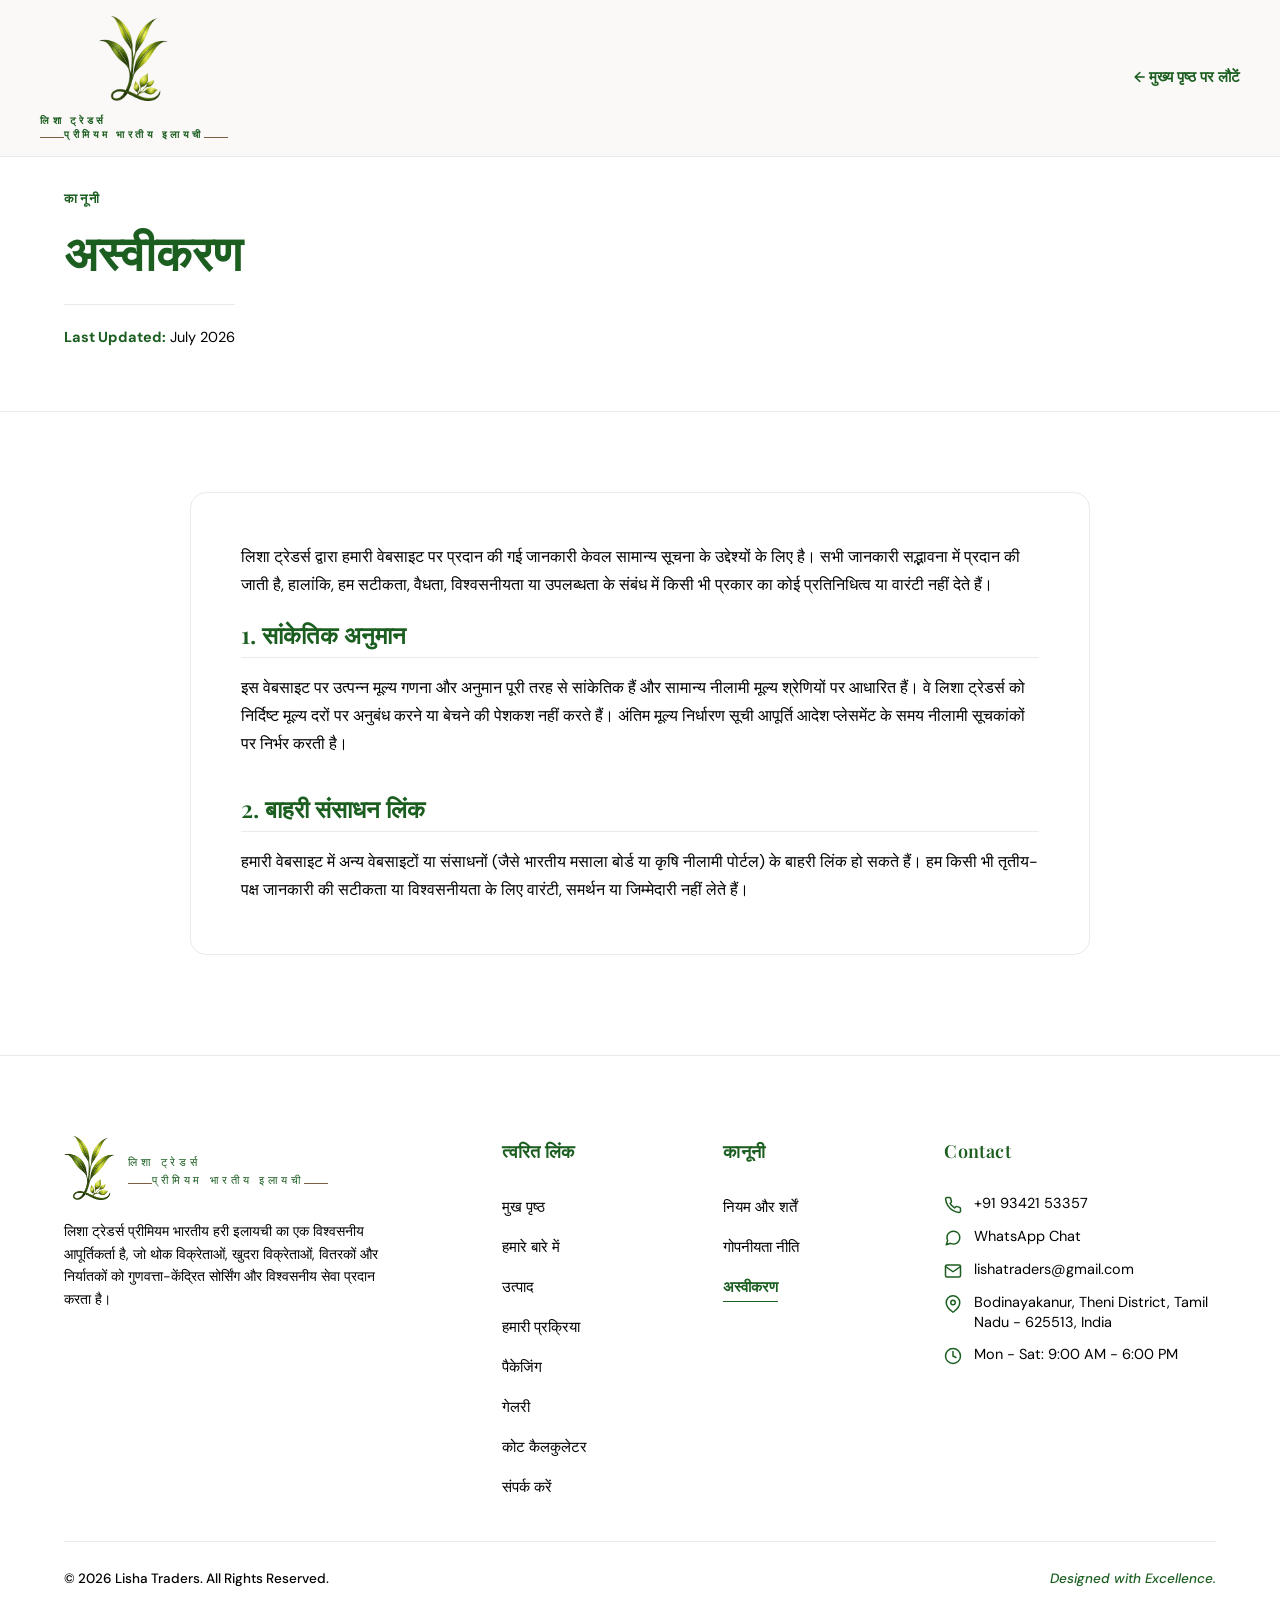
<file: disclaimer-hi.html>
<!DOCTYPE html>

<html lang="hi">
<head>
<meta charset="utf-8"/>
<meta content="width=device-width, initial-scale=1.0, maximum-scale=1.0, user-scalable=no" name="viewport"/>
<title>अस्वीकरण | लीशा ट्रेडर्स - बोडिनायक्कनूर इलायची</title>
<meta name="description" content="लीशा ट्रेडर्स का कानूनी अस्वीकरण: उत्पाद की उपलब्धता, थोक मूल्य निर्धारण अनुमान और स्पाइसेस बोर्ड नीलामी विवरण।"/>
<link href="assets/logo.png?v=13" rel="icon" type="image/png"/>
  <link rel="canonical" href="https://lishatraders.github.io/LT/disclaimer-hi.html">
  <link rel="alternate" hreflang="en" href="https://lishatraders.github.io/LT/disclaimer.html">
  <link rel="alternate" hreflang="hi" href="https://lishatraders.github.io/LT/disclaimer-hi.html">
  <link rel="alternate" hreflang="ta" href="https://lishatraders.github.io/LT/disclaimer-ta.html">
  <link rel="alternate" hreflang="x-default" href="https://lishatraders.github.io/LT/disclaimer.html">
<!-- Open Graph / Facebook -->
<meta content="website" property="og:type"/>
<meta content="https://lishatraders.github.io/LT/disclaimer.html" property="og:url"/>
<meta content="Disclaimer | Lisha Traders" property="og:title"/>
<meta content="View the legal disclaimer of Lisha Traders regarding product availability, wholesale pricing estimates, and Spices Board details." property="og:description"/>
<meta content="https://lishatraders.github.io/LT/assets/hero_cardamom.png" property="og:image"/>
<!-- Twitter -->
<meta content="summary_large_image" property="twitter:card"/>
<meta content="https://lishatraders.github.io/LT/disclaimer.html" property="twitter:url"/>
<meta content="Disclaimer | Lisha Traders" property="twitter:title"/>
<meta content="View the legal disclaimer of Lisha Traders regarding product availability, wholesale pricing estimates, and Spices Board details." property="twitter:description"/>
<meta content="https://lishatraders.github.io/LT/assets/hero_cardamom.png" property="twitter:image"/>
<link href="https://fonts.googleapis.com" rel="preconnect"/>
<link crossorigin="" href="https://fonts.gstatic.com" rel="preconnect"/>
<link href="https://fonts.googleapis.com/css2?family=Playfair+Display:ital,wght@0,500;0,600;0,700;1,500&amp;family=DM+Sans:wght@400;500;600;700&amp;family=Cinzel+Decorative:wght@700&amp;family=Praise&amp;display=swap" rel="stylesheet"/>
<!-- Inherit Main Website Structure Stylesheet -->
<link href="style.css?v=8.9" rel="stylesheet"/>
<style>
    /* Override variables to enforce the strict white/black/green policy theme */
    :root {
      --cream: #FFFFFF;
      --white: #FFFFFF;
      --ink: #000000;
      --muted: #000000;
      --green-900: #1B5E20;
      --green-800: #1B5E20;
      --green-700: #1B5E20;
      --green-600: #1B5E20;
      --green-500: #1B5E20;
      --gold: #1B5E20;
      --gold-dark: #1B5E20;
      --line: #EAEAEA;
      --line-light: #EAEAEA;
      --green-accent: #1B5E20;
      --text-black: #000000;
      --border-color: #EAEAEA;
      --radius-card: 16px;
    }

    body {
      background: var(--white) !important;
      color: var(--text-black) !important;
      font-family: var(--font-sans);
      line-height: 1.75;
      font-size: 16px;
    }

    .wrap {
      max-width: 1200px;
      margin: 0 auto;
      padding: 0 24px;
    }

    /* Logo & Back Btn Alignment */
    .header-container {
      display: flex;
      justify-content: space-between;
      align-items: center;
      padding: 16px 0;
    }

    .logo {
      font-family: var(--font-serif);
      font-size: 26px;
      font-weight: 700;
      color: var(--green-accent) !important;
      text-decoration: none;
      letter-spacing: 0.05em;
      line-height: 0.95;
      display: flex;
      flex-direction: column;
    }

    .logo span {
      font-family: var(--font-sans);
      font-size: 10px;
      font-weight: 600;
      color: var(--green-accent) !important;
      letter-spacing: 0.35em;
      margin-top: 2px;
    }

    .back-btn {
      color: var(--green-accent);
      text-decoration: none;
      font-weight: 600;
      font-size: 14.5px;
      display: flex;
      align-items: center;
      gap: 6px;
      transition: opacity 0.3s;
    }

    .back-btn:hover {
      opacity: 0.8;
    }

    /* Hero Section */
    .hero-section {
      padding: 90px 0 60px;
      border-bottom: 1px solid var(--border-color);
      background: var(--white);
    }

    .hero-label {
      color: var(--green-accent);
      font-size: 13px;
      font-weight: 700;
      letter-spacing: 0.2em;
      text-transform: uppercase;
      display: block;
      margin-bottom: 12px;
    }

    h1 {
      font-family: var(--font-serif);
      font-size: 48px;
      color: var(--green-accent);
      font-weight: 700;
      line-height: 1.2;
      margin-bottom: 24px;
    }

    .meta-info {
      display: flex;
      gap: 30px;
      font-size: 14.5px;
      color: var(--text-black);
      border-top: 1px solid var(--border-color);
      padding-top: 20px;
      display: inline-flex;
    }

    .meta-info strong {
      font-weight: 700;
      color: var(--green-accent);
    }

    /* Main Container layout */
    .main-content-wrap {
      max-width: 900px;
      margin: 80px auto 100px;
    }

    .policy-section {
      background: var(--white);
      border: 1px solid var(--border-color);
      border-radius: var(--radius-card);
      padding: 50px;
      transition: border-color 0.3s, box-shadow 0.3s;
    }

    .policy-section:hover {
      border-color: var(--green-accent);
      box-shadow: 0 4px 24px rgba(27, 94, 32, 0.02);
    }

    h2 {
      font-family: var(--font-serif);
      font-size: 24px;
      color: var(--green-accent);
      margin-top: 35px;
      margin-bottom: 16px;
      font-weight: 600;
      padding-bottom: 8px;
      border-bottom: 1px solid var(--border-color);
    }

    h2:first-of-type {
      margin-top: 10px;
    }

    p {
      margin-bottom: 20px;
      color: var(--text-black);
      font-size: 16px;
    }

    p:last-of-type {
      margin-bottom: 0;
    }

    /* Highlight Active Footer Link */
    .footer-links-list a.active-footer-link {
      color: var(--green-accent) !important;
      font-weight: 600;
    }

    .footer-links-list a.active-footer-link::after {
      width: 100% !important;
      background-color: var(--green-accent) !important;
    }

    /* Scroll animations */
    .fade-up {
      opacity: 0;
      transform: translateY(24px);
      transition: opacity 0.7s cubic-bezier(0.16, 1, 0.3, 1), transform 0.7s cubic-bezier(0.16, 1, 0.3, 1);
    }

    .fade-up.visible {
      opacity: 1;
      transform: translateY(0);
    }

    /* Responsive adjustments */
    @media (max-width: 992px) {
      .hero-section {
        padding: 60px 0 40px;
      }

      h1 {
        font-size: 38px;
      }
      
      .main-content-wrap {
        margin: 50px auto 80px;
      }

      .policy-section {
        padding: 30px 24px;
      }
    }

    @media (max-width: 576px) {
      h1 {
        font-size: 32px;
        margin-bottom: 16px;
      }

      h2 {
        font-size: 21px;
        margin-bottom: 14px;
      }

      .meta-info {
        flex-direction: column;
        gap: 8px;
        padding-top: 16px;
        width: 100%;
      }
    }
  </style>
</head>
<body>
<!-- HEADER -->
<header>
<div class="wrap header-container">
<a class="logo brand-logo" href="index.html">
<img alt="Lisha Traders Logo" class="logo-img" src="assets/logo.png?v=13"/>
<div class="logo-text">
<span class="brand-title">लिशा ट्रेडर्स</span>
<span class="brand-subtitle">प्रीमियम भारतीय इलायची</span>
</div>
</a>
<a class="back-btn" href="index.html">
        ← मुख्य पृष्ठ पर लौटें
      </a>
</div>
</header>
<!-- PAGE HERO -->
<section class="hero-section">
<div class="wrap">
<span class="hero-label">कानूनी</span>
<h1>अस्वीकरण</h1>
<div class="meta-info">
<span><strong>Last Updated:</strong> July 2026</span>
</div>
</div>
</section>
<!-- MAIN SECTION -->
<div class="wrap">
<div class="main-content-wrap">
<section class="policy-section fade-up">
<p>लिशा ट्रेडर्स द्वारा हमारी वेबसाइट पर प्रदान की गई जानकारी केवल सामान्य सूचना के उद्देश्यों के लिए है। सभी जानकारी सद्भावना में प्रदान की जाती है, हालांकि, हम सटीकता, वैधता, विश्वसनीयता या उपलब्धता के संबंध में किसी भी प्रकार का कोई प्रतिनिधित्व या वारंटी नहीं देते हैं।</p>
<h2>1. सांकेतिक अनुमान</h2>
<p>इस वेबसाइट पर उत्पन्न मूल्य गणना और अनुमान पूरी तरह से सांकेतिक हैं और सामान्य नीलामी मूल्य श्रेणियों पर आधारित हैं। वे लिशा ट्रेडर्स को निर्दिष्ट मूल्य दरों पर अनुबंध करने या बेचने की पेशकश नहीं करते हैं। अंतिम मूल्य निर्धारण सूची आपूर्ति आदेश प्लेसमेंट के समय नीलामी सूचकांकों पर निर्भर करती है।</p>
<h2>2. बाहरी संसाधन लिंक</h2>
<p>हमारी वेबसाइट में अन्य वेबसाइटों या संसाधनों (जैसे भारतीय मसाला बोर्ड या कृषि नीलामी पोर्टल) के बाहरी लिंक हो सकते हैं। हम किसी भी तृतीय-पक्ष जानकारी की सटीकता या विश्वसनीयता के लिए वारंटी, समर्थन या जिम्मेदारी नहीं लेते हैं।</p>
</section>
</div>
</div>
<!-- FOOTER -->
<footer class="premium-footer">
<div class="wrap">
<div class="footer-grid-redesign">
<!-- Column 1: Company -->
<div class="footer-col company-col">
<div class="foot-logo-redesign brand-logo">
<img alt="Lisha Traders Logo" class="foot-logo-img" src="assets/logo.png?v=13"/>
<div class="logo-text">
<span class="brand-title">लिशा ट्रेडर्स</span>
<span class="brand-subtitle">प्रीमियम भारतीय इलायची</span>
</div>
</div>
<p class="foot-description">
            लिशा ट्रेडर्स प्रीमियम भारतीय हरी इलायची का एक विश्वसनीय आपूर्तिकर्ता है, जो थोक विक्रेताओं, खुदरा विक्रेताओं, वितरकों और निर्यातकों को गुणवत्ता-केंद्रित सोर्सिंग और विश्वसनीय सेवा प्रदान करता है।
          </p>
</div>
<!-- Column 2: Quick Links -->
<div class="footer-col links-col">
<h5>त्वरित लिंक</h5>
<ul class="footer-links-list">
<li><a href="index.html#hero">मुख पृष्ठ</a></li>
<li><a href="index.html#why">हमारे बारे में</a></li>
<li><a href="index.html#products">उत्पाद</a></li>
<li><a href="index.html#process">हमारी प्रक्रिया</a></li>
<li><a href="index.html#pack">पैकेजिंग</a></li>
<li><a href="index.html#gallery">गेलरी</a></li>
<li><a href="index.html#calculator">कोट कैलकुलेटर</a></li>
<li><a href="index.html#contact">संपर्क करें</a></li>
</ul>
</div>
<!-- Column 3: Legal -->
<div class="footer-col links-col">
<h5>कानूनी</h5>
<ul class="footer-links-list">
<li><a href="terms-and-conditions-hi.html" target="_blank">नियम और शर्तें</a></li>
<li><a href="privacy-policy-hi.html" target="_blank">गोपनीयता नीति</a></li>
<li><a class="active-footer-link" href="disclaimer-hi.html">अस्वीकरण</a></li>
</ul>
</div>
<!-- Column 4: Contact Info -->
<div class="footer-col contact-col">
<h5>Contact</h5>
<ul class="footer-contact-list">
<li>
<svg fill="none" height="18" stroke="currentColor" stroke-linecap="round" stroke-linejoin="round" stroke-width="2" viewbox="0 0 24 24" width="18"><path d="M22 16.92v3a2 2 0 0 1-2.18 2 19.79 19.79 0 0 1-8.63-3.07 19.5 19.5 0 0 1-6-6 19.79 19.79 0 0 1-3.07-8.67A2 2 0 0 1 4.11 2h3a2 2 0 0 1 2 1.72 12.84 12.84 0 0 0 .7 2.81 2 2 0 0 1-.45 2.11L8.09 9.91a16 16 0 0 0 6 6l1.27-1.27a2 2 0 0 1 2.11-.45 12.84 12.84 0 0 0 2.81.7A2 2 0 0 1 22 16.92z"></path></svg>
<a href="tel:+919342153357">+91 93421 53357</a>
</li>
<li>
<svg fill="none" height="18" stroke="currentColor" stroke-linecap="round" stroke-linejoin="round" stroke-width="2" viewbox="0 0 24 24" width="18"><path d="M21 11.5a8.38 8.38 0 0 1-.9 3.8 8.5 8.5 0 0 1-7.6 4.7 8.38 8.38 0 0 1-3.8-.9L3 21l1.9-5.7a8.38 8.38 0 0 1-.9-3.8 8.5 8.5 0 0 1 4.7-7.6 8.38 8.38 0 0 1 3.8-.9h.5a8.48 8.48 0 0 1 8 8v.5z"></path></svg>
<a href="https://wa.me/919342153357" target="_blank">WhatsApp Chat</a>
</li>
<li>
<svg fill="none" height="18" stroke="currentColor" stroke-linecap="round" stroke-linejoin="round" stroke-width="2" viewbox="0 0 24 24" width="18"><path d="M4 4h16c1.1 0 2 .9 2 2v12c0 1.1-.9 2-2 2H4c-1.1 0-2-.9-2-2V6c0-1.1.9-2 2-2z"></path><polyline points="22,6 12,13 2,6"></polyline></svg>
<a href="mailto:lishatraders@gmail.com">lishatraders@gmail.com</a>
</li>
<li>
<svg fill="none" height="18" stroke="currentColor" stroke-linecap="round" stroke-linejoin="round" stroke-width="2" viewbox="0 0 24 24" width="18"><path d="M21 10c0 7-9 13-9 13s-9-6-9-13a9 9 0 0 1 18 0z"></path><circle cx="12" cy="10" r="3"></circle></svg>
<span>Bodinayakanur, Theni District, Tamil Nadu - 625513, India</span>
</li>
<li>
<svg fill="none" height="18" stroke="currentColor" stroke-linecap="round" stroke-linejoin="round" stroke-width="2" viewbox="0 0 24 24" width="18"><circle cx="12" cy="12" r="10"></circle><polyline points="12 6 12 12 16 14"></polyline></svg>
<span>Mon - Sat: 9:00 AM - 6:00 PM</span>
</li>
</ul>
</div>
</div>
<!-- Divider line -->
<hr class="footer-divider"/>
<!-- Bottom Row -->
<div class="footer-bottom-redesign">
<span class="copyright">© 2026 Lisha Traders. All Rights Reserved.</span>
<span class="designer">Designed with Excellence.</span>
</div>
</div>
</footer>
<script>
    document.addEventListener('DOMContentLoaded', () => {
      // Smooth entrance fade-up animation via IntersectionObserver
      const animateElements = document.querySelectorAll('.fade-up');
      
      const observerOptions = {
        root: null,
        threshold: 0.05,
        rootMargin: '0px 0px -40px 0px'
      };

      const scrollObserver = new IntersectionObserver((entries, observer) => {
        entries.forEach(entry => {
          if (entry.isIntersecting) {
            entry.target.classList.add('visible');
            observer.unobserve(entry.target);
          }
        });
      }, observerOptions);

      animateElements.forEach(el => {
        scrollObserver.observe(el);
      });
    });
  </script>
</body>
</html>
</file>
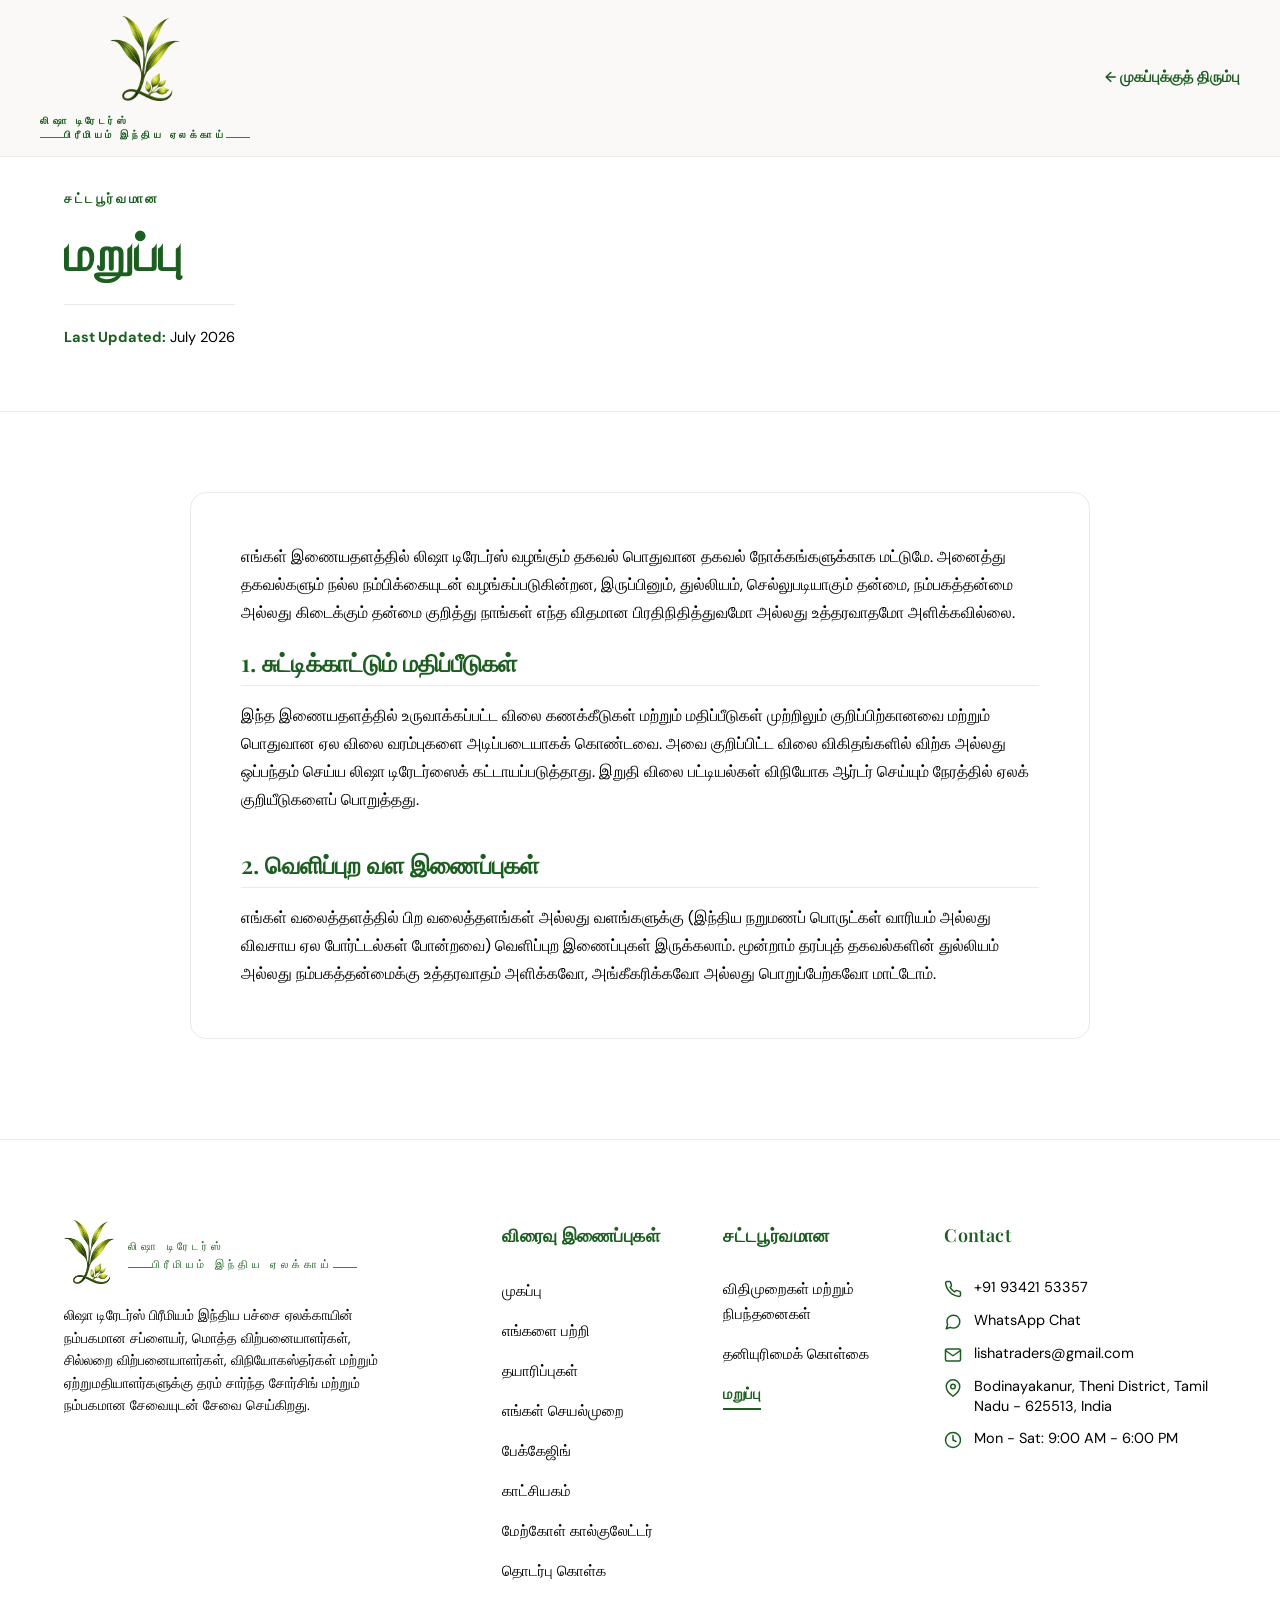
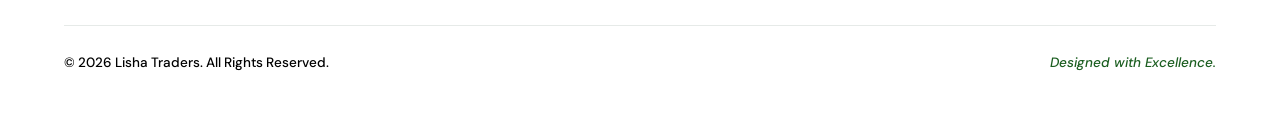
<file: disclaimer-ta.html>
<!DOCTYPE html>

<html lang="ta">
<head>
<meta charset="utf-8"/>
<meta content="width=device-width, initial-scale=1.0, maximum-scale=1.0, user-scalable=no" name="viewport"/>
<title>பொறுப்புத் துறப்பு | லிஷா டிரேடர்ஸ் - போடிநாயக்கனூர் ஏலக்காய்</title>
<meta name="description" content="லிஷா டிரேடர்ஸின் சட்டப்பூர்வ பொறுப்புத் துறப்பு: தயாரிப்பு கிடைக்கும் தன்மை, மொத்த விலை மதிப்பீடுகள் மற்றும் ஸ்பைசஸ் போர்டு விவரங்கள்."/>
<link href="assets/logo.png?v=13" rel="icon" type="image/png"/>
  <link rel="canonical" href="https://lishatraders.github.io/LT/disclaimer-ta.html">
  <link rel="alternate" hreflang="en" href="https://lishatraders.github.io/LT/disclaimer.html">
  <link rel="alternate" hreflang="hi" href="https://lishatraders.github.io/LT/disclaimer-hi.html">
  <link rel="alternate" hreflang="ta" href="https://lishatraders.github.io/LT/disclaimer-ta.html">
  <link rel="alternate" hreflang="x-default" href="https://lishatraders.github.io/LT/disclaimer.html">
<!-- Open Graph / Facebook -->
<meta content="website" property="og:type"/>
<meta content="https://lishatraders.github.io/LT/disclaimer.html" property="og:url"/>
<meta content="Disclaimer | Lisha Traders" property="og:title"/>
<meta content="View the legal disclaimer of Lisha Traders regarding product availability, wholesale pricing estimates, and Spices Board details." property="og:description"/>
<meta content="https://lishatraders.github.io/LT/assets/hero_cardamom.png" property="og:image"/>
<!-- Twitter -->
<meta content="summary_large_image" property="twitter:card"/>
<meta content="https://lishatraders.github.io/LT/disclaimer.html" property="twitter:url"/>
<meta content="Disclaimer | Lisha Traders" property="twitter:title"/>
<meta content="View the legal disclaimer of Lisha Traders regarding product availability, wholesale pricing estimates, and Spices Board details." property="twitter:description"/>
<meta content="https://lishatraders.github.io/LT/assets/hero_cardamom.png" property="twitter:image"/>
<link href="https://fonts.googleapis.com" rel="preconnect"/>
<link crossorigin="" href="https://fonts.gstatic.com" rel="preconnect"/>
<link href="https://fonts.googleapis.com/css2?family=Playfair+Display:ital,wght@0,500;0,600;0,700;1,500&amp;family=DM+Sans:wght@400;500;600;700&amp;family=Cinzel+Decorative:wght@700&amp;family=Praise&amp;display=swap" rel="stylesheet"/>
<!-- Inherit Main Website Structure Stylesheet -->
<link href="style.css?v=8.9" rel="stylesheet"/>
<style>
    /* Override variables to enforce the strict white/black/green policy theme */
    :root {
      --cream: #FFFFFF;
      --white: #FFFFFF;
      --ink: #000000;
      --muted: #000000;
      --green-900: #1B5E20;
      --green-800: #1B5E20;
      --green-700: #1B5E20;
      --green-600: #1B5E20;
      --green-500: #1B5E20;
      --gold: #1B5E20;
      --gold-dark: #1B5E20;
      --line: #EAEAEA;
      --line-light: #EAEAEA;
      --green-accent: #1B5E20;
      --text-black: #000000;
      --border-color: #EAEAEA;
      --radius-card: 16px;
    }

    body {
      background: var(--white) !important;
      color: var(--text-black) !important;
      font-family: var(--font-sans);
      line-height: 1.75;
      font-size: 16px;
    }

    .wrap {
      max-width: 1200px;
      margin: 0 auto;
      padding: 0 24px;
    }

    /* Logo & Back Btn Alignment */
    .header-container {
      display: flex;
      justify-content: space-between;
      align-items: center;
      padding: 16px 0;
    }

    .logo {
      font-family: var(--font-serif);
      font-size: 26px;
      font-weight: 700;
      color: var(--green-accent) !important;
      text-decoration: none;
      letter-spacing: 0.05em;
      line-height: 0.95;
      display: flex;
      flex-direction: column;
    }

    .logo span {
      font-family: var(--font-sans);
      font-size: 10px;
      font-weight: 600;
      color: var(--green-accent) !important;
      letter-spacing: 0.35em;
      margin-top: 2px;
    }

    .back-btn {
      color: var(--green-accent);
      text-decoration: none;
      font-weight: 600;
      font-size: 14.5px;
      display: flex;
      align-items: center;
      gap: 6px;
      transition: opacity 0.3s;
    }

    .back-btn:hover {
      opacity: 0.8;
    }

    /* Hero Section */
    .hero-section {
      padding: 90px 0 60px;
      border-bottom: 1px solid var(--border-color);
      background: var(--white);
    }

    .hero-label {
      color: var(--green-accent);
      font-size: 13px;
      font-weight: 700;
      letter-spacing: 0.2em;
      text-transform: uppercase;
      display: block;
      margin-bottom: 12px;
    }

    h1 {
      font-family: var(--font-serif);
      font-size: 48px;
      color: var(--green-accent);
      font-weight: 700;
      line-height: 1.2;
      margin-bottom: 24px;
    }

    .meta-info {
      display: flex;
      gap: 30px;
      font-size: 14.5px;
      color: var(--text-black);
      border-top: 1px solid var(--border-color);
      padding-top: 20px;
      display: inline-flex;
    }

    .meta-info strong {
      font-weight: 700;
      color: var(--green-accent);
    }

    /* Main Container layout */
    .main-content-wrap {
      max-width: 900px;
      margin: 80px auto 100px;
    }

    .policy-section {
      background: var(--white);
      border: 1px solid var(--border-color);
      border-radius: var(--radius-card);
      padding: 50px;
      transition: border-color 0.3s, box-shadow 0.3s;
    }

    .policy-section:hover {
      border-color: var(--green-accent);
      box-shadow: 0 4px 24px rgba(27, 94, 32, 0.02);
    }

    h2 {
      font-family: var(--font-serif);
      font-size: 24px;
      color: var(--green-accent);
      margin-top: 35px;
      margin-bottom: 16px;
      font-weight: 600;
      padding-bottom: 8px;
      border-bottom: 1px solid var(--border-color);
    }

    h2:first-of-type {
      margin-top: 10px;
    }

    p {
      margin-bottom: 20px;
      color: var(--text-black);
      font-size: 16px;
    }

    p:last-of-type {
      margin-bottom: 0;
    }

    /* Highlight Active Footer Link */
    .footer-links-list a.active-footer-link {
      color: var(--green-accent) !important;
      font-weight: 600;
    }

    .footer-links-list a.active-footer-link::after {
      width: 100% !important;
      background-color: var(--green-accent) !important;
    }

    /* Scroll animations */
    .fade-up {
      opacity: 0;
      transform: translateY(24px);
      transition: opacity 0.7s cubic-bezier(0.16, 1, 0.3, 1), transform 0.7s cubic-bezier(0.16, 1, 0.3, 1);
    }

    .fade-up.visible {
      opacity: 1;
      transform: translateY(0);
    }

    /* Responsive adjustments */
    @media (max-width: 992px) {
      .hero-section {
        padding: 60px 0 40px;
      }

      h1 {
        font-size: 38px;
      }
      
      .main-content-wrap {
        margin: 50px auto 80px;
      }

      .policy-section {
        padding: 30px 24px;
      }
    }

    @media (max-width: 576px) {
      h1 {
        font-size: 32px;
        margin-bottom: 16px;
      }

      h2 {
        font-size: 21px;
        margin-bottom: 14px;
      }

      .meta-info {
        flex-direction: column;
        gap: 8px;
        padding-top: 16px;
        width: 100%;
      }
    }
  </style>
</head>
<body>
<!-- HEADER -->
<header>
<div class="wrap header-container">
<a class="logo brand-logo" href="index.html">
<img alt="Lisha Traders Logo" class="logo-img" src="assets/logo.png?v=13"/>
<div class="logo-text">
<span class="brand-title">லிஷா டிரேடர்ஸ்</span>
<span class="brand-subtitle">பிரீமியம் இந்திய ஏலக்காய்</span>
</div>
</a>
<a class="back-btn" href="index.html">
        ← முகப்புக்குத் திரும்பு
      </a>
</div>
</header>
<!-- PAGE HERO -->
<section class="hero-section">
<div class="wrap">
<span class="hero-label">சட்டபூர்வமான</span>
<h1>மறுப்பு</h1>
<div class="meta-info">
<span><strong>Last Updated:</strong> July 2026</span>
</div>
</div>
</section>
<!-- MAIN SECTION -->
<div class="wrap">
<div class="main-content-wrap">
<section class="policy-section fade-up">
<p>எங்கள் இணையதளத்தில் லிஷா டிரேடர்ஸ் வழங்கும் தகவல் பொதுவான தகவல் நோக்கங்களுக்காக மட்டுமே. அனைத்து தகவல்களும் நல்ல நம்பிக்கையுடன் வழங்கப்படுகின்றன, இருப்பினும், துல்லியம், செல்லுபடியாகும் தன்மை, நம்பகத்தன்மை அல்லது கிடைக்கும் தன்மை குறித்து நாங்கள் எந்த விதமான பிரதிநிதித்துவமோ அல்லது உத்தரவாதமோ அளிக்கவில்லை.</p>
<h2>1. சுட்டிக்காட்டும் மதிப்பீடுகள்</h2>
<p>இந்த இணையதளத்தில் உருவாக்கப்பட்ட விலை கணக்கீடுகள் மற்றும் மதிப்பீடுகள் முற்றிலும் குறிப்பிற்கானவை மற்றும் பொதுவான ஏல விலை வரம்புகளை அடிப்படையாகக் கொண்டவை. அவை குறிப்பிட்ட விலை விகிதங்களில் விற்க அல்லது ஒப்பந்தம் செய்ய லிஷா டிரேடர்ஸைக் கட்டாயப்படுத்தாது. இறுதி விலை பட்டியல்கள் விநியோக ஆர்டர் செய்யும் நேரத்தில் ஏலக் குறியீடுகளைப் பொறுத்தது.</p>
<h2>2. வெளிப்புற வள இணைப்புகள்</h2>
<p>எங்கள் வலைத்தளத்தில் பிற வலைத்தளங்கள் அல்லது வளங்களுக்கு (இந்திய நறுமணப் பொருட்கள் வாரியம் அல்லது விவசாய ஏல போர்ட்டல்கள் போன்றவை) வெளிப்புற இணைப்புகள் இருக்கலாம். மூன்றாம் தரப்புத் தகவல்களின் துல்லியம் அல்லது நம்பகத்தன்மைக்கு உத்தரவாதம் அளிக்கவோ, அங்கீகரிக்கவோ அல்லது பொறுப்பேற்கவோ மாட்டோம்.</p>
</section>
</div>
</div>
<!-- FOOTER -->
<footer class="premium-footer">
<div class="wrap">
<div class="footer-grid-redesign">
<!-- Column 1: Company -->
<div class="footer-col company-col">
<div class="foot-logo-redesign brand-logo">
<img alt="Lisha Traders Logo" class="foot-logo-img" src="assets/logo.png?v=13"/>
<div class="logo-text">
<span class="brand-title">லிஷா டிரேடர்ஸ்</span>
<span class="brand-subtitle">பிரீமியம் இந்திய ஏலக்காய்</span>
</div>
</div>
<p class="foot-description">
            லிஷா டிரேடர்ஸ் பிரீமியம் இந்திய பச்சை ஏலக்காயின் நம்பகமான சப்ளையர், மொத்த விற்பனையாளர்கள், சில்லறை விற்பனையாளர்கள், விநியோகஸ்தர்கள் மற்றும் ஏற்றுமதியாளர்களுக்கு தரம் சார்ந்த சோர்சிங் மற்றும் நம்பகமான சேவையுடன் சேவை செய்கிறது.
          </p>
</div>
<!-- Column 2: Quick Links -->
<div class="footer-col links-col">
<h5>விரைவு இணைப்புகள்</h5>
<ul class="footer-links-list">
<li><a href="index.html#hero">முகப்பு</a></li>
<li><a href="index.html#why">எங்களை பற்றி</a></li>
<li><a href="index.html#products">தயாரிப்புகள்</a></li>
<li><a href="index.html#process">எங்கள் செயல்முறை</a></li>
<li><a href="index.html#pack">பேக்கேஜிங்</a></li>
<li><a href="index.html#gallery">காட்சியகம்</a></li>
<li><a href="index.html#calculator">மேற்கோள் கால்குலேட்டர்</a></li>
<li><a href="index.html#contact">தொடர்பு கொள்க</a></li>
</ul>
</div>
<!-- Column 3: Legal -->
<div class="footer-col links-col">
<h5>சட்டபூர்வமான</h5>
<ul class="footer-links-list">
<li><a href="terms-and-conditions-ta.html" target="_blank">விதிமுறைகள் மற்றும் நிபந்தனைகள்</a></li>
<li><a href="privacy-policy-ta.html" target="_blank">தனியுரிமைக் கொள்கை</a></li>
<li><a class="active-footer-link" href="disclaimer-ta.html">மறுப்பு</a></li>
</ul>
</div>
<!-- Column 4: Contact Info -->
<div class="footer-col contact-col">
<h5>Contact</h5>
<ul class="footer-contact-list">
<li>
<svg fill="none" height="18" stroke="currentColor" stroke-linecap="round" stroke-linejoin="round" stroke-width="2" viewbox="0 0 24 24" width="18"><path d="M22 16.92v3a2 2 0 0 1-2.18 2 19.79 19.79 0 0 1-8.63-3.07 19.5 19.5 0 0 1-6-6 19.79 19.79 0 0 1-3.07-8.67A2 2 0 0 1 4.11 2h3a2 2 0 0 1 2 1.72 12.84 12.84 0 0 0 .7 2.81 2 2 0 0 1-.45 2.11L8.09 9.91a16 16 0 0 0 6 6l1.27-1.27a2 2 0 0 1 2.11-.45 12.84 12.84 0 0 0 2.81.7A2 2 0 0 1 22 16.92z"></path></svg>
<a href="tel:+919342153357">+91 93421 53357</a>
</li>
<li>
<svg fill="none" height="18" stroke="currentColor" stroke-linecap="round" stroke-linejoin="round" stroke-width="2" viewbox="0 0 24 24" width="18"><path d="M21 11.5a8.38 8.38 0 0 1-.9 3.8 8.5 8.5 0 0 1-7.6 4.7 8.38 8.38 0 0 1-3.8-.9L3 21l1.9-5.7a8.38 8.38 0 0 1-.9-3.8 8.5 8.5 0 0 1 4.7-7.6 8.38 8.38 0 0 1 3.8-.9h.5a8.48 8.48 0 0 1 8 8v.5z"></path></svg>
<a href="https://wa.me/919342153357" target="_blank">WhatsApp Chat</a>
</li>
<li>
<svg fill="none" height="18" stroke="currentColor" stroke-linecap="round" stroke-linejoin="round" stroke-width="2" viewbox="0 0 24 24" width="18"><path d="M4 4h16c1.1 0 2 .9 2 2v12c0 1.1-.9 2-2 2H4c-1.1 0-2-.9-2-2V6c0-1.1.9-2 2-2z"></path><polyline points="22,6 12,13 2,6"></polyline></svg>
<a href="mailto:lishatraders@gmail.com">lishatraders@gmail.com</a>
</li>
<li>
<svg fill="none" height="18" stroke="currentColor" stroke-linecap="round" stroke-linejoin="round" stroke-width="2" viewbox="0 0 24 24" width="18"><path d="M21 10c0 7-9 13-9 13s-9-6-9-13a9 9 0 0 1 18 0z"></path><circle cx="12" cy="10" r="3"></circle></svg>
<span>Bodinayakanur, Theni District, Tamil Nadu - 625513, India</span>
</li>
<li>
<svg fill="none" height="18" stroke="currentColor" stroke-linecap="round" stroke-linejoin="round" stroke-width="2" viewbox="0 0 24 24" width="18"><circle cx="12" cy="12" r="10"></circle><polyline points="12 6 12 12 16 14"></polyline></svg>
<span>Mon - Sat: 9:00 AM - 6:00 PM</span>
</li>
</ul>
</div>
</div>
<!-- Divider line -->
<hr class="footer-divider"/>
<!-- Bottom Row -->
<div class="footer-bottom-redesign">
<span class="copyright">© 2026 Lisha Traders. All Rights Reserved.</span>
<span class="designer">Designed with Excellence.</span>
</div>
</div>
</footer>
<script>
    document.addEventListener('DOMContentLoaded', () => {
      // Smooth entrance fade-up animation via IntersectionObserver
      const animateElements = document.querySelectorAll('.fade-up');
      
      const observerOptions = {
        root: null,
        threshold: 0.05,
        rootMargin: '0px 0px -40px 0px'
      };

      const scrollObserver = new IntersectionObserver((entries, observer) => {
        entries.forEach(entry => {
          if (entry.isIntersecting) {
            entry.target.classList.add('visible');
            observer.unobserve(entry.target);
          }
        });
      }, observerOptions);

      animateElements.forEach(el => {
        scrollObserver.observe(el);
      });
    });
  </script>
</body>
</html>
</file>
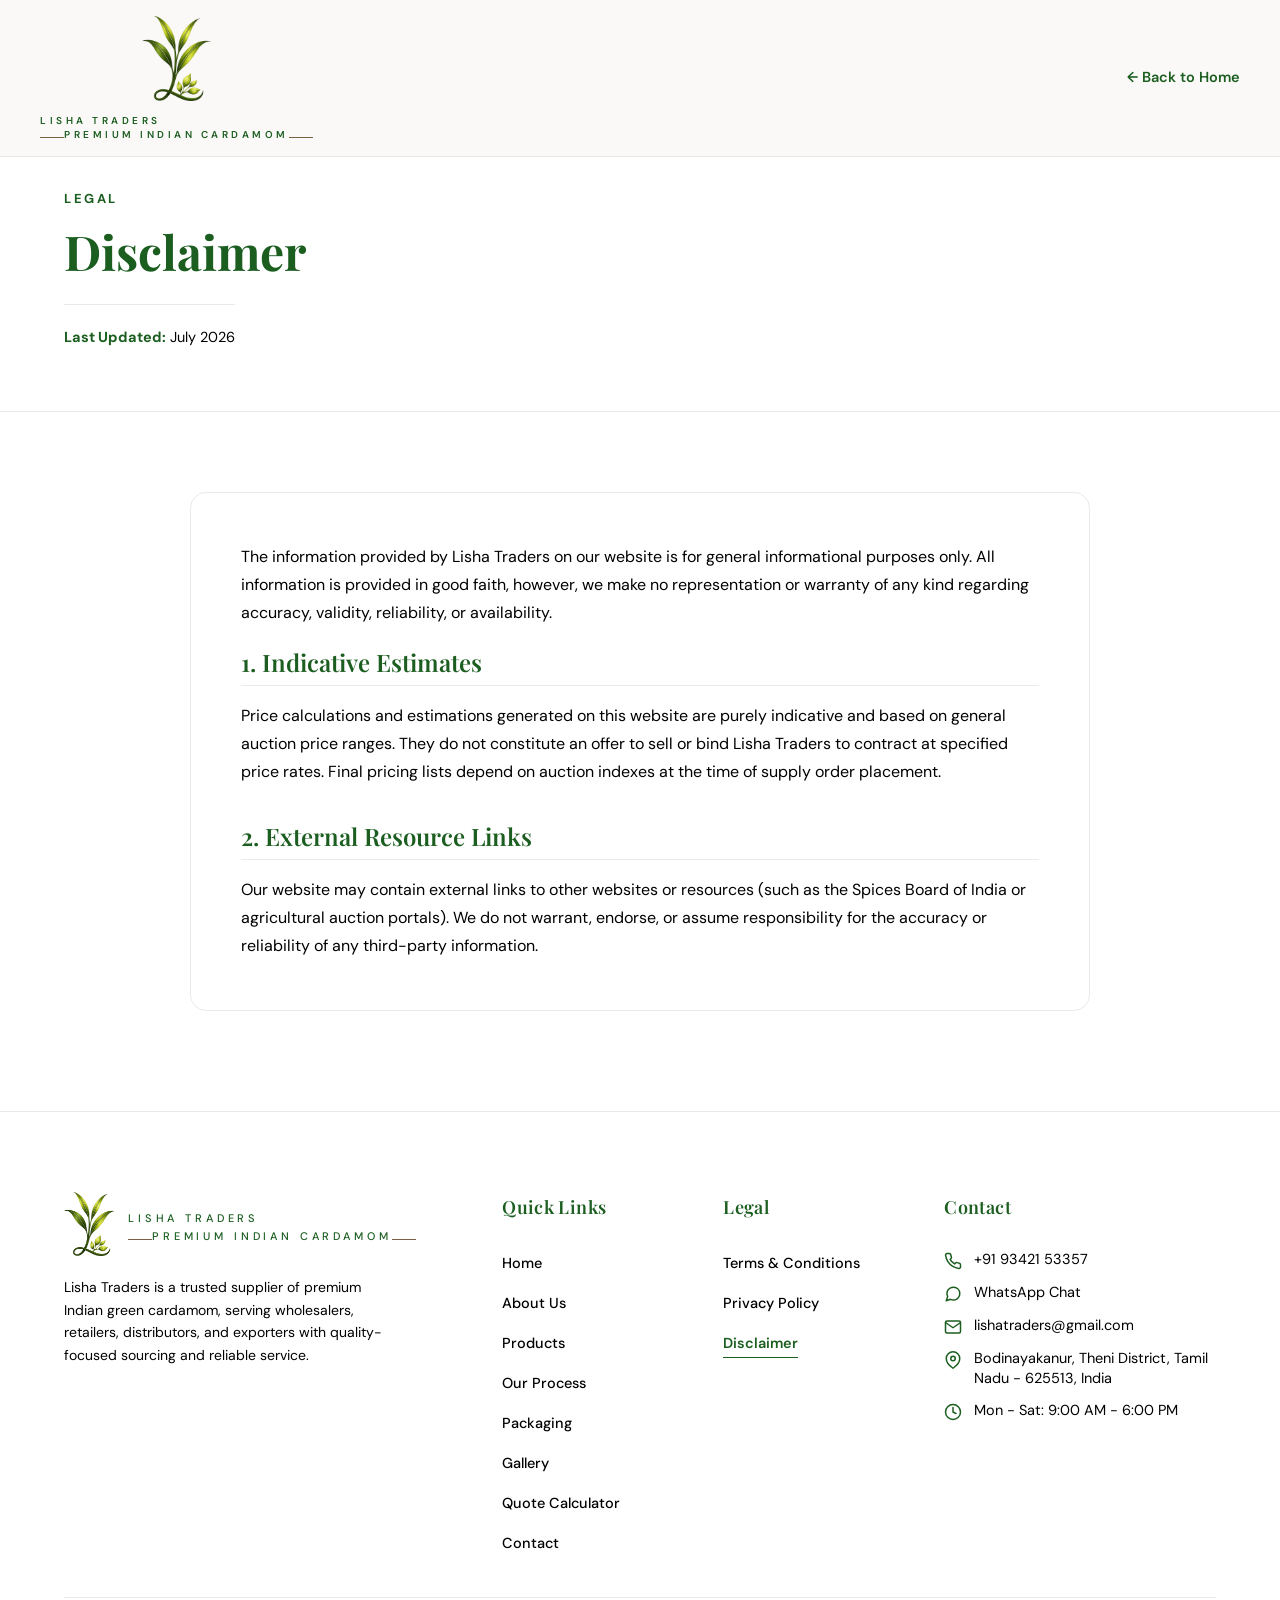
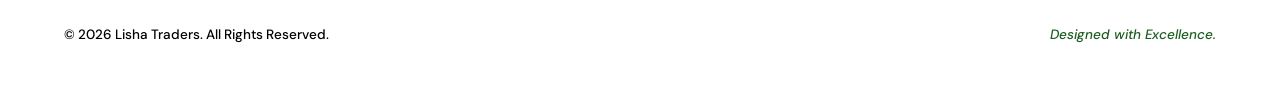
<file: disclaimer.html>
<!DOCTYPE html>
<html lang="en">
<head>
  <meta charset="UTF-8">
  <meta name="viewport" content="width=device-width, initial-scale=1.0, maximum-scale=1.0, user-scalable=no">
  <title>Disclaimer | Lisha Traders</title>
  <meta name="description" content="View the legal disclaimer of Lisha Traders regarding product availability, wholesale pricing estimates, and Spices Board details.">
  <link rel="icon" type="image/png" href="assets/logo.png?v=13">
    <link rel="canonical" href="https://lishatraders.github.io/LT/disclaimer.html">
  <link rel="alternate" hreflang="en" href="https://lishatraders.github.io/LT/disclaimer.html">
  <link rel="alternate" hreflang="hi" href="https://lishatraders.github.io/LT/disclaimer-hi.html">
  <link rel="alternate" hreflang="ta" href="https://lishatraders.github.io/LT/disclaimer-ta.html">
  <link rel="alternate" hreflang="x-default" href="https://lishatraders.github.io/LT/disclaimer.html">
  
  <!-- Open Graph / Facebook -->
  <meta property="og:type" content="website">
  <meta property="og:url" content="https://lishatraders.github.io/LT/disclaimer.html">
  <meta property="og:title" content="Disclaimer | Lisha Traders">
  <meta property="og:description" content="View the legal disclaimer of Lisha Traders regarding product availability, wholesale pricing estimates, and Spices Board details.">
  <meta property="og:image" content="https://lishatraders.github.io/LT/assets/hero_cardamom.png">

  <!-- Twitter -->
  <meta property="twitter:card" content="summary_large_image">
  <meta property="twitter:url" content="https://lishatraders.github.io/LT/disclaimer.html">
  <meta property="twitter:title" content="Disclaimer | Lisha Traders">
  <meta property="twitter:description" content="View the legal disclaimer of Lisha Traders regarding product availability, wholesale pricing estimates, and Spices Board details.">
  <meta property="twitter:image" content="https://lishatraders.github.io/LT/assets/hero_cardamom.png">

  <link rel="preconnect" href="https://fonts.googleapis.com">
  <link rel="preconnect" href="https://fonts.gstatic.com" crossorigin>
  <link href="https://fonts.googleapis.com/css2?family=Playfair+Display:ital,wght@0,500;0,600;0,700;1,500&family=DM+Sans:wght@400;500;600;700&family=Cinzel+Decorative:wght@700&family=Praise&display=swap" rel="stylesheet">
  
  <!-- Inherit Main Website Structure Stylesheet -->
  <link rel="stylesheet" href="style.css?v=8.9">

  <style>
    /* Override variables to enforce the strict white/black/green policy theme */
    :root {
      --cream: #FFFFFF;
      --white: #FFFFFF;
      --ink: #000000;
      --muted: #000000;
      --green-900: #1B5E20;
      --green-800: #1B5E20;
      --green-700: #1B5E20;
      --green-600: #1B5E20;
      --green-500: #1B5E20;
      --gold: #1B5E20;
      --gold-dark: #1B5E20;
      --line: #EAEAEA;
      --line-light: #EAEAEA;
      --green-accent: #1B5E20;
      --text-black: #000000;
      --border-color: #EAEAEA;
      --radius-card: 16px;
    }

    body {
      background: var(--white) !important;
      color: var(--text-black) !important;
      font-family: var(--font-sans);
      line-height: 1.75;
      font-size: 16px;
    }

    .wrap {
      max-width: 1200px;
      margin: 0 auto;
      padding: 0 24px;
    }

    /* Logo & Back Btn Alignment */
    .header-container {
      display: flex;
      justify-content: space-between;
      align-items: center;
      padding: 16px 0;
    }

    .logo {
      font-family: var(--font-serif);
      font-size: 26px;
      font-weight: 700;
      color: var(--green-accent) !important;
      text-decoration: none;
      letter-spacing: 0.05em;
      line-height: 0.95;
      display: flex;
      flex-direction: column;
    }

    .logo span {
      font-family: var(--font-sans);
      font-size: 10px;
      font-weight: 600;
      color: var(--green-accent) !important;
      letter-spacing: 0.35em;
      margin-top: 2px;
    }

    .back-btn {
      color: var(--green-accent);
      text-decoration: none;
      font-weight: 600;
      font-size: 14.5px;
      display: flex;
      align-items: center;
      gap: 6px;
      transition: opacity 0.3s;
    }

    .back-btn:hover {
      opacity: 0.8;
    }

    /* Hero Section */
    .hero-section {
      padding: 90px 0 60px;
      border-bottom: 1px solid var(--border-color);
      background: var(--white);
    }

    .hero-label {
      color: var(--green-accent);
      font-size: 13px;
      font-weight: 700;
      letter-spacing: 0.2em;
      text-transform: uppercase;
      display: block;
      margin-bottom: 12px;
    }

    h1 {
      font-family: var(--font-serif);
      font-size: 48px;
      color: var(--green-accent);
      font-weight: 700;
      line-height: 1.2;
      margin-bottom: 24px;
    }

    .meta-info {
      display: flex;
      gap: 30px;
      font-size: 14.5px;
      color: var(--text-black);
      border-top: 1px solid var(--border-color);
      padding-top: 20px;
      display: inline-flex;
    }

    .meta-info strong {
      font-weight: 700;
      color: var(--green-accent);
    }

    /* Main Container layout */
    .main-content-wrap {
      max-width: 900px;
      margin: 80px auto 100px;
    }

    .policy-section {
      background: var(--white);
      border: 1px solid var(--border-color);
      border-radius: var(--radius-card);
      padding: 50px;
      transition: border-color 0.3s, box-shadow 0.3s;
    }

    .policy-section:hover {
      border-color: var(--green-accent);
      box-shadow: 0 4px 24px rgba(27, 94, 32, 0.02);
    }

    h2 {
      font-family: var(--font-serif);
      font-size: 24px;
      color: var(--green-accent);
      margin-top: 35px;
      margin-bottom: 16px;
      font-weight: 600;
      padding-bottom: 8px;
      border-bottom: 1px solid var(--border-color);
    }

    h2:first-of-type {
      margin-top: 10px;
    }

    p {
      margin-bottom: 20px;
      color: var(--text-black);
      font-size: 16px;
    }

    p:last-of-type {
      margin-bottom: 0;
    }

    /* Highlight Active Footer Link */
    .footer-links-list a.active-footer-link {
      color: var(--green-accent) !important;
      font-weight: 600;
    }

    .footer-links-list a.active-footer-link::after {
      width: 100% !important;
      background-color: var(--green-accent) !important;
    }

    /* Scroll animations */
    .fade-up {
      opacity: 0;
      transform: translateY(24px);
      transition: opacity 0.7s cubic-bezier(0.16, 1, 0.3, 1), transform 0.7s cubic-bezier(0.16, 1, 0.3, 1);
    }

    .fade-up.visible {
      opacity: 1;
      transform: translateY(0);
    }

    /* Responsive adjustments */
    @media (max-width: 992px) {
      .hero-section {
        padding: 60px 0 40px;
      }

      h1 {
        font-size: 38px;
      }
      
      .main-content-wrap {
        margin: 50px auto 80px;
      }

      .policy-section {
        padding: 30px 24px;
      }
    }

    @media (max-width: 576px) {
      h1 {
        font-size: 32px;
        margin-bottom: 16px;
      }

      h2 {
        font-size: 21px;
        margin-bottom: 14px;
      }

      .meta-info {
        flex-direction: column;
        gap: 8px;
        padding-top: 16px;
        width: 100%;
      }
    }
  </style>
</head>
<body>

  <!-- HEADER -->
  <header>
    <div class="wrap header-container">
      <a href="index.html" class="logo brand-logo">
        <img src="assets/logo.png?v=13" alt="Lisha Traders Logo" class="logo-img">
        <div class="logo-text">
          <span class="brand-title">LISHA TRADERS</span>
          <span class="brand-subtitle">PREMIUM INDIAN CARDAMOM</span>
        </div>
      </a>
      <a href="index.html" class="back-btn">
        ← Back to Home
      </a>
    </div>
  </header>

  <!-- PAGE HERO -->
  <section class="hero-section">
    <div class="wrap">
      <span class="hero-label">LEGAL</span>
      <h1>Disclaimer</h1>
      <div class="meta-info">
        <span><strong>Last Updated:</strong> July 2026</span>
      </div>
    </div>
  </section>

  <!-- MAIN SECTION -->
  <div class="wrap">
    <div class="main-content-wrap">
      <section class="policy-section fade-up">
        <p>The information provided by Lisha Traders on our website is for general informational purposes only. All information is provided in good faith, however, we make no representation or warranty of any kind regarding accuracy, validity, reliability, or availability.</p>
        
        <h2>1. Indicative Estimates</h2>
        <p>Price calculations and estimations generated on this website are purely indicative and based on general auction price ranges. They do not constitute an offer to sell or bind Lisha Traders to contract at specified price rates. Final pricing lists depend on auction indexes at the time of supply order placement.</p>
        
        <h2>2. External Resource Links</h2>
        <p>Our website may contain external links to other websites or resources (such as the Spices Board of India or agricultural auction portals). We do not warrant, endorse, or assume responsibility for the accuracy or reliability of any third-party information.</p>
      </section>
    </div>
  </div>

  <!-- FOOTER -->
  <footer class="premium-footer">
    <div class="wrap">
      <div class="footer-grid-redesign">
        <!-- Column 1: Company -->
        <div class="footer-col company-col">
          <div class="foot-logo-redesign brand-logo">
            <img src="assets/logo.png?v=13" alt="Lisha Traders Logo" class="foot-logo-img">
            <div class="logo-text">
              <span class="brand-title">LISHA TRADERS</span>
              <span class="brand-subtitle">PREMIUM INDIAN CARDAMOM</span>
            </div>
          </div>
          <p class="foot-description">
            Lisha Traders is a trusted supplier of premium Indian green cardamom, serving wholesalers, retailers, distributors, and exporters with quality-focused sourcing and reliable service.
          </p>
        </div>

        <!-- Column 2: Quick Links -->
        <div class="footer-col links-col">
          <h5>Quick Links</h5>
          <ul class="footer-links-list">
            <li><a href="index.html#hero">Home</a></li>
            <li><a href="index.html#why">About Us</a></li>
            <li><a href="index.html#products">Products</a></li>
            <li><a href="index.html#process">Our Process</a></li>
            <li><a href="index.html#pack">Packaging</a></li>
            <li><a href="index.html#gallery">Gallery</a></li>
            <li><a href="index.html#calculator">Quote Calculator</a></li>
            <li><a href="index.html#contact">Contact</a></li>
          </ul>
        </div>

        <!-- Column 3: Legal -->
        <div class="footer-col links-col">
          <h5>Legal</h5>
          <ul class="footer-links-list">
            <li><a href="terms-and-conditions.html" target="_blank">Terms &amp; Conditions</a></li>
            <li><a href="privacy-policy.html" target="_blank">Privacy Policy</a></li>
            <li><a href="disclaimer.html" class="active-footer-link">Disclaimer</a></li>
          </ul>
        </div>

        <!-- Column 4: Contact Info -->
        <div class="footer-col contact-col">
          <h5>Contact</h5>
          <ul class="footer-contact-list">
            <li>
              <svg width="18" height="18" viewBox="0 0 24 24" fill="none" stroke="currentColor" stroke-width="2" stroke-linecap="round" stroke-linejoin="round"><path d="M22 16.92v3a2 2 0 0 1-2.18 2 19.79 19.79 0 0 1-8.63-3.07 19.5 19.5 0 0 1-6-6 19.79 19.79 0 0 1-3.07-8.67A2 2 0 0 1 4.11 2h3a2 2 0 0 1 2 1.72 12.84 12.84 0 0 0 .7 2.81 2 2 0 0 1-.45 2.11L8.09 9.91a16 16 0 0 0 6 6l1.27-1.27a2 2 0 0 1 2.11-.45 12.84 12.84 0 0 0 2.81.7A2 2 0 0 1 22 16.92z"></path></svg>
              <a href="tel:+919342153357">+91 93421 53357</a>
            </li>
            <li>
              <svg width="18" height="18" viewBox="0 0 24 24" fill="none" stroke="currentColor" stroke-width="2" stroke-linecap="round" stroke-linejoin="round"><path d="M21 11.5a8.38 8.38 0 0 1-.9 3.8 8.5 8.5 0 0 1-7.6 4.7 8.38 8.38 0 0 1-3.8-.9L3 21l1.9-5.7a8.38 8.38 0 0 1-.9-3.8 8.5 8.5 0 0 1 4.7-7.6 8.38 8.38 0 0 1 3.8-.9h.5a8.48 8.48 0 0 1 8 8v.5z"></path></svg>
              <a href="https://wa.me/919342153357" target="_blank">WhatsApp Chat</a>
            </li>
            <li>
              <svg width="18" height="18" viewBox="0 0 24 24" fill="none" stroke="currentColor" stroke-width="2" stroke-linecap="round" stroke-linejoin="round"><path d="M4 4h16c1.1 0 2 .9 2 2v12c0 1.1-.9 2-2 2H4c-1.1 0-2-.9-2-2V6c0-1.1.9-2 2-2z"></path><polyline points="22,6 12,13 2,6"></polyline></svg>
              <a href="mailto:lishatraders@gmail.com">lishatraders@gmail.com</a>
            </li>
            <li>
              <svg width="18" height="18" viewBox="0 0 24 24" fill="none" stroke="currentColor" stroke-width="2" stroke-linecap="round" stroke-linejoin="round"><path d="M21 10c0 7-9 13-9 13s-9-6-9-13a9 9 0 0 1 18 0z"></path><circle cx="12" cy="10" r="3"></circle></svg>
              <span>Bodinayakanur, Theni District, Tamil Nadu - 625513, India</span>
            </li>
            <li>
              <svg width="18" height="18" viewBox="0 0 24 24" fill="none" stroke="currentColor" stroke-width="2" stroke-linecap="round" stroke-linejoin="round"><circle cx="12" cy="12" r="10"></circle><polyline points="12 6 12 12 16 14"></polyline></svg>
              <span>Mon - Sat: 9:00 AM - 6:00 PM</span>
            </li>
          </ul>
        </div>
      </div>

      <!-- Divider line -->
      <hr class="footer-divider">

      <!-- Bottom Row -->
      <div class="footer-bottom-redesign">
        <span class="copyright">© 2026 Lisha Traders. All Rights Reserved.</span>
        <span class="designer">Designed with Excellence.</span>
      </div>
    </div>
  </footer>

  <script>
    document.addEventListener('DOMContentLoaded', () => {
      // Smooth entrance fade-up animation via IntersectionObserver
      const animateElements = document.querySelectorAll('.fade-up');
      
      const observerOptions = {
        root: null,
        threshold: 0.05,
        rootMargin: '0px 0px -40px 0px'
      };

      const scrollObserver = new IntersectionObserver((entries, observer) => {
        entries.forEach(entry => {
          if (entry.isIntersecting) {
            entry.target.classList.add('visible');
            observer.unobserve(entry.target);
          }
        });
      }, observerOptions);

      animateElements.forEach(el => {
        scrollObserver.observe(el);
      });
    });
  </script>

</body>
</html>
</file>
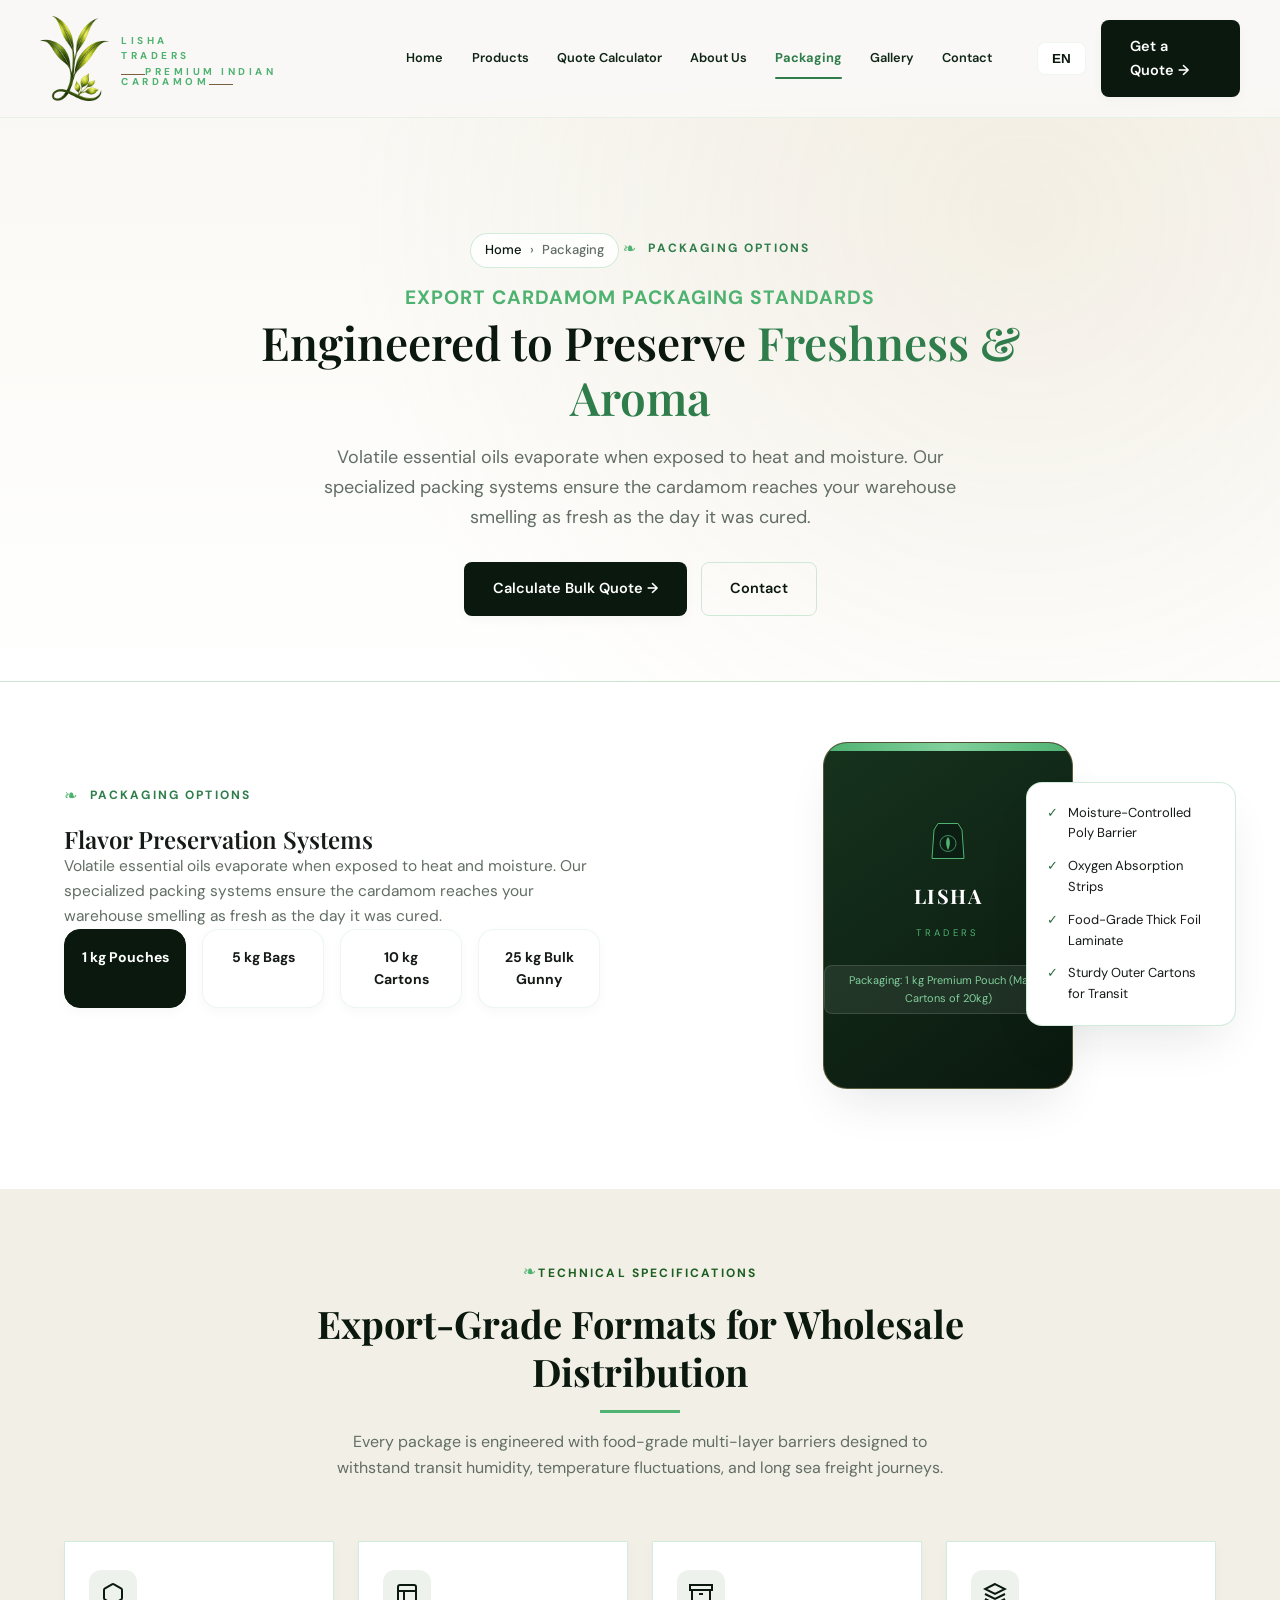
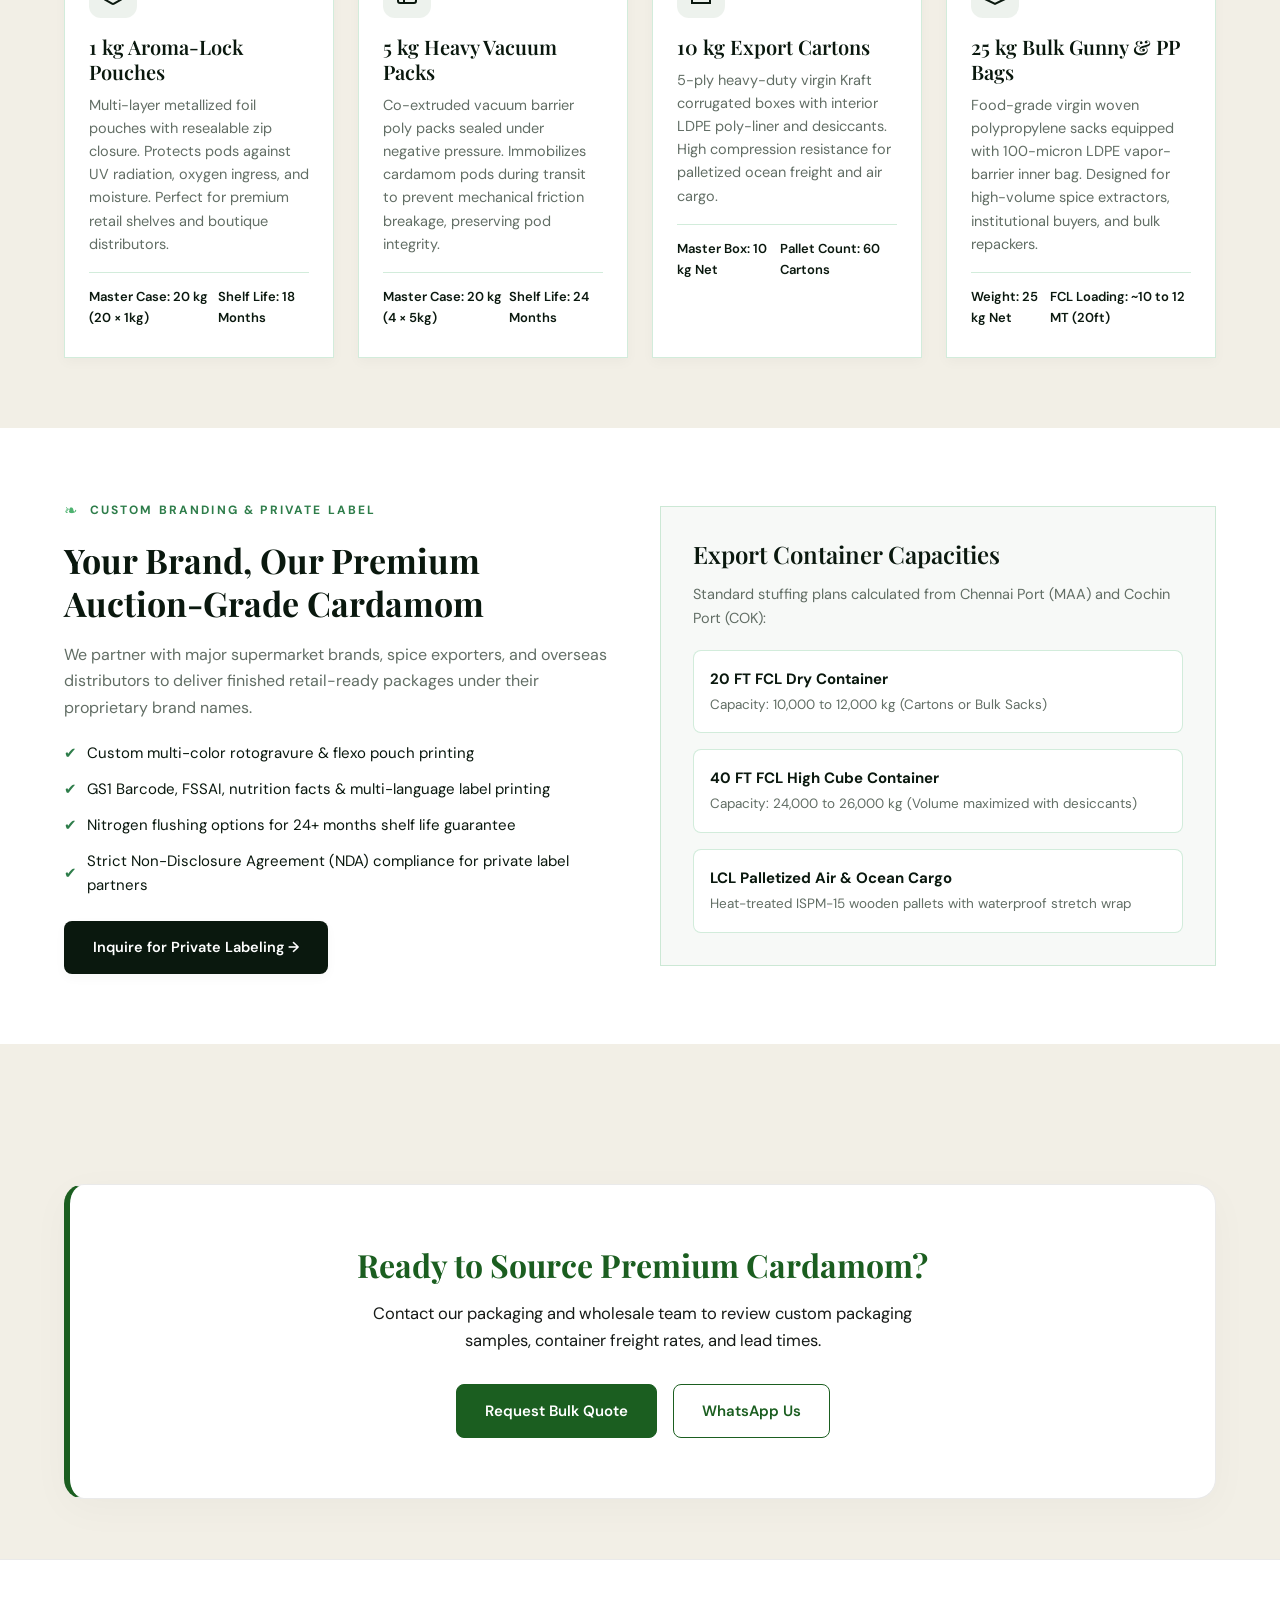
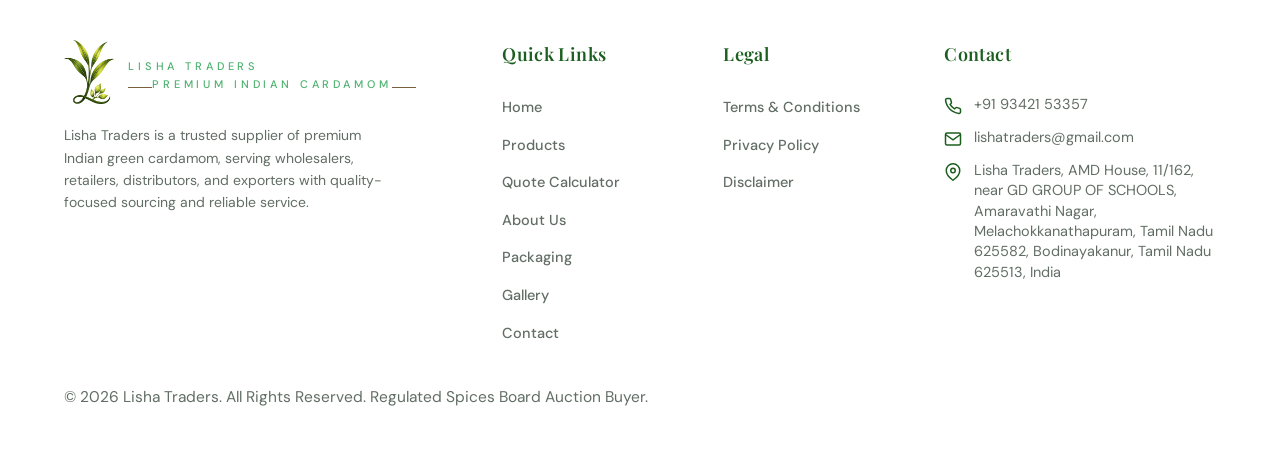
<file: packaging.html>
<!DOCTYPE html>
<html lang="en">

<head>
  <meta charset="UTF-8">
  <meta name="viewport" content="width=device-width, initial-scale=1.0, maximum-scale=1.0, user-scalable=no">
  <title>Packaging &amp; Flavor Preservation | Lisha Traders</title>
  <meta name="description"
    content="Explore Lisha Traders export-grade packaging options: 1kg aroma-lock pouches, 5kg vacuum bags, 10kg cartons, and 25kg bulk sacks with moisture protection.">
  <meta name="keywords"
    content="cardamom packaging, export cardamom packing, 1kg cardamom pouch, 5kg vacuum bags, 25kg bulk cardamom, aroma lock packaging, Bodinayakanur spice packaging">
  <meta name="robots" content="index, follow">
  <link rel="icon" type="image/png" href="assets/logo.png?v=13">
  <link rel="canonical" href="https://lishatraders.github.io/LT/packaging.html">

  <!-- Open Graph -->
  <meta property="og:type" content="website">
  <meta property="og:url" content="https://lishatraders.github.io/LT/packaging.html">
  <meta property="og:title" content="Packaging &amp; Flavor Preservation | Lisha Traders">
  <meta property="og:description"
    content="Multi-layer high-barrier poly laminate pouches and vacuum packaging to seal in volatile essential oils and natural green color.">
  <meta property="og:image" content="https://lishatraders.github.io/LT/assets/hero_cardamom.png">

  <!-- Twitter -->
  <meta property="twitter:card" content="summary_large_image">
  <meta property="twitter:url" content="https://lishatraders.github.io/LT/packaging.html">
  <meta property="twitter:title" content="Packaging &amp; Flavor Preservation | Lisha Traders">
  <meta property="twitter:description"
    content="Multi-layer high-barrier poly laminate pouches and vacuum packaging to seal in volatile essential oils and natural green color.">
  <meta property="twitter:image" content="https://lishatraders.github.io/LT/assets/hero_cardamom.png">

  <!-- Fonts -->
  <link rel="preconnect" href="https://fonts.googleapis.com">
  <link rel="preconnect" href="https://fonts.gstatic.com" crossorigin>
  <link
    href="https://fonts.googleapis.com/css2?family=Playfair+Display:ital,wght@0,500;0,600;0,700;1,500&family=Cormorant+Garamond:ital,wght@0,400;0,500;0,600;0,700;1,400;1,600&family=DM+Sans:wght@400;500;600;700&family=Mukta:wght@400;500;600;700&family=Pavanam&family=Cinzel+Decorative:wght@700&family=Praise&display=swap"
    rel="stylesheet">
  <link rel="stylesheet" href="style.css?v=8.9">
  <script>
    (function() {
      try {
        var savedLang = localStorage.getItem('lisha-lang');
        if (savedLang) {
          document.documentElement.classList.add('has-lang', 'lang-' + savedLang);
          document.documentElement.setAttribute('lang', savedLang);
        }
        if (sessionStorage.getItem('lisha_transition_active') === '1') {
          document.documentElement.classList.add('transition-active');
          setTimeout(function() {
            document.documentElement.classList.remove('transition-active');
            var l = document.getElementById('loader-3d');
            if (l) l.classList.remove('active');
            sessionStorage.removeItem('lisha_transition_active');
          }, 800);
        }
      } catch (e) {}
    })();
  </script>
  <!-- Structured Data JSON-LD -->
  <script type="application/ld+json">
  {
    "@context": "https://schema.org",
    "@graph": [
      {
        "@type": "ItemPage",
        "@id": "https://lishatraders.github.io/LT/packaging.html#webpage",
        "url": "https://lishatraders.github.io/LT/packaging.html",
        "name": "Packaging & Flavor Preservation | Lisha Traders",
        "description": "Lisha Traders export-grade packaging options: 1kg aroma-lock pouches, 5kg vacuum bags, 10kg cartons, and 25kg bulk sacks.",
        "breadcrumb": {
          "@id": "https://lishatraders.github.io/LT/packaging.html#breadcrumb"
        }
      },
      {
        "@type": "BreadcrumbList",
        "@id": "https://lishatraders.github.io/LT/packaging.html#breadcrumb",
        "itemListElement": [
          {
            "@type": "ListItem",
            "position": 1,
            "name": "Home",
            "item": "https://lishatraders.github.io/LT/index.html"
          },
          {
            "@type": "ListItem",
            "position": 2,
            "name": "Packaging Standards",
            "item": "https://lishatraders.github.io/LT/packaging.html"
          }
        ]
      }
    ]
  }
  </script>
</head>

<body>

  <!-- 3D SECTION LOADER -->
  <div class="loader-3d" id="loader-3d">
    <div class="loader-panel left"></div>
    <div class="loader-panel right"></div>
    <div class="loader-content">
      <div class="loader-card">
        <img src="assets/logo.png?v=13" alt="Lisha Traders Logo" class="loader-spinner-img">
        <span id="loader-status">Rendering Section...</span>
      </div>
    </div>
  </div>

  <!-- HEADER -->
  <header id="header">
    <div class="nav">
      <a href="index.html" class="logo brand-logo">
        <img src="assets/logo.png?v=13" alt="Lisha Traders Logo" class="logo-img">
        <div class="logo-text">
          <span class="brand-title">LISHA<br class="laptop-br"><span class="mobile-space"> </span>TRADERS</span>
          <span class="brand-subtitle">PREMIUM INDIAN CARDAMOM</span>
        </div>
      </a>
      <nav class="nav-links" id="nav-links">
        <a href="index.html#hero" data-translate="nav_home">Home</a>
        <a href="index.html#products" data-translate="nav_products">Products</a>
        <a href="index.html#calculator" data-translate="nav_calc">Quote Calculator</a>
        <a href="about.html" data-translate="nav_about">About Us</a>
        <a href="packaging.html" class="active" data-translate="nav_pack">Packaging</a>
        <a href="gallery.html" data-translate="nav_gallery">Gallery</a>
        <a href="index.html#contact" data-translate="nav_contact">Contact</a>
        <a href="index.html#calculator" class="mobile-cta-btn" data-translate="btn_get_quote" style="display: none;">Get a Quote →</a>
      </nav>
      <div class="nav-actions">
        <div class="lang-select-wrapper">
          <button class="lang-dropdown-btn" id="lang-dropdown-btn">EN</button>
          <div class="lang-dropdown-menu" id="lang-dropdown-menu">
            <button data-lang="en">English</button>
            <button data-lang="hi" style="font-family:'Mukta', sans-serif; font-weight:500;">हिन्दी</button>
            <button data-lang="ta" style="font-family:'Pavanam', sans-serif;">தமிழ்</button>
          </div>
        </div>
        <a href="index.html#calculator" class="btn btn-dark" data-translate="btn_get_quote">Get a Quote →</a>
        <button class="burger-menu" id="burger-menu" aria-label="Toggle Navigation">
          <span></span>
          <span></span>
          <span></span>
        </button>
      </div>
    </div>
  </header>

  <!-- SUBPAGE HERO -->
  <section class="subpage-hero">
    <div class="wrap subpage-hero-inner reveal">
      <div class="subpage-breadcrumb">
        <a href="index.html">Home</a>
        <span>&rsaquo;</span>
        <span>Packaging</span>
      </div>
      <div class="eyebrow" data-translate="pack_eyebrow">Flavor Preservation Systems</div>
      <h1><span style="font-size:0.42em; display:block; letter-spacing:1px; text-transform:uppercase; font-family:'DM Sans', sans-serif; font-weight:700; color:var(--gold); margin-bottom:6px;">Export Cardamom Packaging Standards</span>Engineered to Preserve <span>Freshness &amp; Aroma</span></h1>
      <p data-translate="pack_desc">
        Volatile essential oils evaporate when exposed to heat and moisture. Our specialized packing systems ensure the cardamom reaches your warehouse smelling as fresh as the day it was cured.
      </p>
      <div class="subpage-hero-actions">
        <a href="index.html#calculator" class="btn btn-dark" data-translate="btn_calc_bulk">Calculate Bulk Quote →</a>
        <a href="index.html#contact" class="btn btn-outline" data-translate="nav_contact">Request Packaging Sample</a>
      </div>
    </div>
  </section>

  <!-- PACKAGING SECTION -->
  <section class="bg-white" id="pack" style="padding-top: 60px;">
    <div class="wrap pack-grid">
      <div class="reveal">
        <div class="eyebrow" data-translate="pack_eyebrow">Packaging Options</div>
        <h2 data-translate="pack_title">Flavor Preservation Systems</h2>
        <p data-translate="pack_desc">Volatile essential oils evaporate when exposed to heat and moisture. Our
          specialized packing systems ensure the cardamom reaches your warehouse smelling as fresh as the day it was
          cured.</p>

        <!-- Weight Tab Selectors -->
        <div class="weights">
          <div class="weight-selector active" data-weight="1kg">
            <span data-translate="pack_1kg_tab">1 kg Pouches</span>
          </div>
          <div class="weight-selector" data-weight="5kg">
            <span data-translate="pack_5kg_tab">5 kg Bags</span>
          </div>
          <div class="weight-selector" data-weight="10kg">
            <span data-translate="pack_10kg_tab">10 kg Cartons</span>
          </div>
          <div class="weight-selector" data-weight="25kg">
            <span data-translate="pack_25kg_tab">25 kg Bulk Gunny</span>
          </div>
        </div>
      </div>

      <div class="pack-media reveal delay-1">
        <div class="pouch-visual">
          <svg viewBox="0 0 100 100" fill="none" xmlns="http://www.w3.org/2000/svg">
            <path d="M30 15 L70 15 L78 28 L82 85 L18 85 L22 28 Z" fill="#0c1e13" stroke="var(--gold)"
              stroke-width="2" />
            <circle cx="50" cy="55" r="16" fill="none" stroke="var(--gold)" stroke-width="1.5" />
            <path d="M50 42 C 55 48, 55 58, 50 68 C 45 58, 45 48, 50 42 Z" fill="var(--gold)" />
          </svg>
          <strong>LISHA</strong>
          <span>TRADERS</span>
          <div class="pouch-label" id="current-pouch-label" data-translate="pack_select_lbl">Select packaging...</div>
        </div>
        <div class="check-card">
          <ul>
            <li data-translate="pack_point_1">Moisture-Controlled Poly Barrier</li>
            <li data-translate="pack_point_2">Oxygen Absorption Strips</li>
            <li data-translate="pack_point_3">Food-Grade Thick Foil Laminate</li>
            <li data-translate="pack_point_4">Sturdy Outer Cartons for Transit</li>
          </ul>
        </div>
      </div>
    </div>
  </section>

  <!-- DETAILED SPECIFICATIONS SECTION -->
  <section class="bg-cream-2" style="padding: 70px 0;">
    <div class="wrap">
      <div class="section-head text-center reveal">
        <span class="eyebrow" style="color: #1B5E20; text-align: center; display: block;">TECHNICAL SPECIFICATIONS</span>
        <h2 style="font-family: var(--font-serif); font-size: 38px; color: var(--green-900); font-weight: 700; margin-top: 10px; margin-bottom: 16px;">
          Export-Grade Formats for Wholesale Distribution
        </h2>
        <p style="font-size: 16px; color: var(--muted); max-width: 680px; margin: 0 auto; line-height: 1.6;">
          Every package is engineered with food-grade multi-layer barriers designed to withstand transit humidity, temperature fluctuations, and long sea freight journeys.
        </p>
      </div>

      <div class="packaging-specs-grid">
        <!-- Spec 1: 1kg -->
        <div class="pack-spec-card reveal-fade-up">
          <div class="pack-spec-icon">
            <svg width="24" height="24" viewBox="0 0 24 24" fill="none" stroke="currentColor" stroke-width="2"><path d="M21 16V8a2 2 0 0 0-1-1.73l-7-4a2 2 0 0 0-2 0l-7 4A2 2 0 0 0 3 8v8a2 2 0 0 0 1 1.73l7 4a2 2 0 0 0 2 0l7-4A2 2 0 0 0 21 16z"></path></svg>
          </div>
          <h3>1 kg Aroma-Lock Pouches</h3>
          <p>Multi-layer metallized foil pouches with resealable zip closure. Protects pods against UV radiation, oxygen ingress, and moisture. Perfect for premium retail shelves and boutique distributors.</p>
          <div class="pack-spec-meta">
            <span>Master Case: 20 kg (20 × 1kg)</span>
            <span>Shelf Life: 18 Months</span>
          </div>
        </div>

        <!-- Spec 2: 5kg -->
        <div class="pack-spec-card reveal-fade-up">
          <div class="pack-spec-icon">
            <svg width="24" height="24" viewBox="0 0 24 24" fill="none" stroke="currentColor" stroke-width="2"><rect x="3" y="3" width="18" height="18" rx="2" ry="2"></rect><line x1="3" y1="9" x2="21" y2="9"></line><line x1="9" y1="21" x2="9" y2="9"></line></svg>
          </div>
          <h3>5 kg Heavy Vacuum Packs</h3>
          <p>Co-extruded vacuum barrier poly packs sealed under negative pressure. Immobilizes cardamom pods during transit to prevent mechanical friction breakage, preserving pod integrity.</p>
          <div class="pack-spec-meta">
            <span>Master Case: 20 kg (4 × 5kg)</span>
            <span>Shelf Life: 24 Months</span>
          </div>
        </div>

        <!-- Spec 3: 10kg -->
        <div class="pack-spec-card reveal-fade-up">
          <div class="pack-spec-icon">
            <svg width="24" height="24" viewBox="0 0 24 24" fill="none" stroke="currentColor" stroke-width="2"><polyline points="21 8 21 21 3 21 3 8"></polyline><rect x="1" y="3" width="22" height="5"></rect><line x1="10" y1="12" x2="14" y2="12"></line></svg>
          </div>
          <h3>10 kg Export Cartons</h3>
          <p>5-ply heavy-duty virgin Kraft corrugated boxes with interior LDPE poly-liner and desiccants. High compression resistance for palletized ocean freight and air cargo.</p>
          <div class="pack-spec-meta">
            <span>Master Box: 10 kg Net</span>
            <span>Pallet Count: 60 Cartons</span>
          </div>
        </div>

        <!-- Spec 4: 25kg -->
        <div class="pack-spec-card reveal-fade-up">
          <div class="pack-spec-icon">
            <svg width="24" height="24" viewBox="0 0 24 24" fill="none" stroke="currentColor" stroke-width="2"><path d="M12 2L2 7l10 5 10-5-10-5z"></path><path d="M2 17l10 5 10-5"></path><path d="M2 12l10 5 10-5"></path></svg>
          </div>
          <h3>25 kg Bulk Gunny &amp; PP Bags</h3>
          <p>Food-grade virgin woven polypropylene sacks equipped with 100-micron LDPE vapor-barrier inner bag. Designed for high-volume spice extractors, institutional buyers, and bulk repackers.</p>
          <div class="pack-spec-meta">
            <span>Weight: 25 kg Net</span>
            <span>FCL Loading: ~10 to 12 MT (20ft)</span>
          </div>
        </div>
      </div>
    </div>
  </section>

  <!-- PRIVATE LABEL & CONTAINER LOGISTICS -->
  <section class="bg-white" style="padding: 70px 0;">
    <div class="wrap">
      <div style="display: grid; grid-template-columns: repeat(auto-fit, minmax(320px, 1fr)); gap: 40px; align-items: center;">
        <div class="reveal">
          <div class="eyebrow" style="color: var(--gold-dark);">CUSTOM BRANDING &amp; PRIVATE LABEL</div>
          <h2 style="font-family: var(--font-serif); font-size: 34px; color: var(--green-900); font-weight: 700; margin-bottom: 18px;">
            Your Brand, Our Premium Auction-Grade Cardamom
          </h2>
          <p style="font-size: 16px; color: var(--muted); line-height: 1.65; margin-bottom: 20px;">
            We partner with major supermarket brands, spice exporters, and overseas distributors to deliver finished retail-ready packages under their proprietary brand names.
          </p>
          <ul style="list-style: none; padding: 0; margin: 0 0 24px 0; display: flex; flex-direction: column; gap: 12px;">
            <li style="display: flex; align-items: center; gap: 10px; font-size: 15px; color: var(--green-900);">
              <span style="color: var(--gold-dark); font-weight: bold;">✔</span> Custom multi-color rotogravure &amp; flexo pouch printing
            </li>
            <li style="display: flex; align-items: center; gap: 10px; font-size: 15px; color: var(--green-900);">
              <span style="color: var(--gold-dark); font-weight: bold;">✔</span> GS1 Barcode, FSSAI, nutrition facts &amp; multi-language label printing
            </li>
            <li style="display: flex; align-items: center; gap: 10px; font-size: 15px; color: var(--green-900);">
              <span style="color: var(--gold-dark); font-weight: bold;">✔</span> Nitrogen flushing options for 24+ months shelf life guarantee
            </li>
            <li style="display: flex; align-items: center; gap: 10px; font-size: 15px; color: var(--green-900);">
              <span style="color: var(--gold-dark); font-weight: bold;">✔</span> Strict Non-Disclosure Agreement (NDA) compliance for private label partners
            </li>
          </ul>
          <a href="index.html#contact" class="btn btn-dark">Inquire for Private Labeling →</a>
        </div>

        <div class="reveal delay-1" style="background: #f7f9f7; border: 1px solid var(--line); border-radius: var(--radius-card); padding: 32px;">
          <h3 style="font-family: var(--font-serif); font-size: 24px; color: var(--green-900); margin-bottom: 14px;">
            Export Container Capacities
          </h3>
          <p style="font-size: 14.5px; color: var(--muted); line-height: 1.6; margin-bottom: 20px;">
            Standard stuffing plans calculated from Chennai Port (MAA) and Cochin Port (COK):
          </p>
          <div style="display: flex; flex-direction: column; gap: 16px;">
            <div style="background: #ffffff; padding: 16px; border-radius: 8px; border: 1px solid var(--line);">
              <strong style="color: var(--green-900); display: block; font-size: 15px;">20 FT FCL Dry Container</strong>
              <span style="font-size: 13.5px; color: var(--muted);">Capacity: 10,000 to 12,000 kg (Cartons or Bulk Sacks)</span>
            </div>
            <div style="background: #ffffff; padding: 16px; border-radius: 8px; border: 1px solid var(--line);">
              <strong style="color: var(--green-900); display: block; font-size: 15px;">40 FT FCL High Cube Container</strong>
              <span style="font-size: 13.5px; color: var(--muted);">Capacity: 24,000 to 26,000 kg (Volume maximized with desiccants)</span>
            </div>
            <div style="background: #ffffff; padding: 16px; border-radius: 8px; border: 1px solid var(--line);">
              <strong style="color: var(--green-900); display: block; font-size: 15px;">LCL Palletized Air &amp; Ocean Cargo</strong>
              <span style="font-size: 13.5px; color: var(--muted);">Heat-treated ISPM-15 wooden pallets with waterproof stretch wrap</span>
            </div>
          </div>
        </div>
      </div>
    </div>
  </section>

  <!-- CTA BANNER -->
  <section class="bg-cream-2" style="padding: 60px 0;">
    <div class="wrap">
      <div class="hub-cta-banner-container reveal-fade-up">
        <div class="hub-cta-banner-card">
          <h3 data-translate="cta_bottom_title">Ready to Source Premium Cardamom?</h3>
          <p>Contact our packaging and wholesale team to review custom packaging samples, container freight rates, and lead times.</p>
          <div class="hub-cta-banner-btns">
            <a href="index.html#calculator" class="btn-primary" data-translate="cta_bottom_btn_quote">Request Bulk Quote</a>
            <a href="https://wa.me/919342153357" target="_blank" class="btn-secondary" data-translate="cta_bottom_btn_wa">WhatsApp Us</a>
          </div>
        </div>
      </div>
    </div>
  </section>

  <!-- FOOTER -->
  <footer class="premium-footer">
    <div class="wrap">
      <div class="footer-grid-redesign">
        <!-- Column 1: Company -->
        <div class="footer-col company-col">
          <div class="foot-logo-redesign brand-logo">
            <img src="assets/logo.png?v=13" alt="Lisha Traders Logo" class="foot-logo-img">
            <div class="logo-text">
              <span class="brand-title">LISHA TRADERS</span>
              <span class="brand-subtitle">PREMIUM INDIAN CARDAMOM</span>
            </div>
          </div>
          <p class="foot-description" data-translate="footer_about_desc">
            Lisha Traders is a trusted supplier of premium Indian green cardamom, serving wholesalers, retailers,
            distributors, and exporters with quality-focused sourcing and reliable service.
          </p>
        </div>

        <!-- Column 2: Quick Links -->
        <div class="footer-col links-col">
          <h5 data-translate="footer_links_title">Quick Links</h5>
          <ul class="footer-links-list">
            <li><a href="index.html#hero" data-translate="fl_home">Home</a></li>
            <li><a href="index.html#products" data-translate="fl_prod">Products</a></li>
            <li><a href="index.html#calculator" data-translate="fl_quote">Quote Calculator</a></li>
            <li><a href="about.html" data-translate="fl_about">About Us</a></li>
            <li><a href="packaging.html" data-translate="fl_pack">Packaging</a></li>
            <li><a href="gallery.html" data-translate="fl_gallery">Gallery</a></li>
            <li><a href="index.html#contact" data-translate="fl_contact">Contact</a></li>
          </ul>
        </div>

        <!-- Column 3: Legal -->
        <div class="footer-col links-col">
          <h5 data-translate="footer_legal_title">Legal</h5>
          <ul class="footer-links-list">
            <li><a href="terms-and-conditions.html" target="_blank" data-translate="fl_terms" id="link-footer-terms">Terms &amp; Conditions</a></li>
            <li><a href="privacy-policy.html" target="_blank" data-translate="fl_privacy" id="link-footer-privacy">Privacy Policy</a></li>
            <li><a href="disclaimer.html" target="_blank" data-translate="fl_disc" id="link-footer-disc">Disclaimer</a></li>
          </ul>
        </div>

        <!-- Column 4: Contact Info -->
        <div class="footer-col contact-col">
          <h5 data-translate="footer_contact_title">Contact</h5>
          <ul class="footer-contact-list">
            <li>
              <svg width="18" height="18" viewBox="0 0 24 24" fill="none" stroke="currentColor" stroke-width="2"><path d="M22 16.92v3a2 2 0 0 1-2.18 2 19.79 19.79 0 0 1-8.63-3.07 19.5 19.5 0 0 1-6-6 19.79 19.79 0 0 1-3.07-8.67A2 2 0 0 1 4.11 2h3a2 2 0 0 1 2 1.72 12.84 12.84 0 0 0 .7 2.81 2 2 0 0 1-.45 2.11L8.09 9.91a16 16 0 0 0 6 6l1.27-1.27a2 2 0 0 1 2.11-.45 12.84 12.84 0 0 0 2.81.7A2 2 0 0 1 22 16.92z"></path></svg>
              <span>+91 93421 53357</span>
            </li>
            <li>
              <svg width="18" height="18" viewBox="0 0 24 24" fill="none" stroke="currentColor" stroke-width="2"><path d="M4 4h16c1.1 0 2 .9 2 2v12c0 1.1-.9 2-2 2H4c-1.1 0-2-.9-2-2V6c0-1.1.9-2 2-2z"></path><polyline points="22,6 12,13 2,6"></polyline></svg>
              <span>lishatraders@gmail.com</span>
            </li>
            <li>
              <svg width="18" height="18" viewBox="0 0 24 24" fill="none" stroke="currentColor" stroke-width="2"><path d="M21 10c0 7-9 13-9 13s-9-6-9-13a9 9 0 0 1 18 0z"></path><circle cx="12" cy="10" r="3"></circle></svg>
              <span data-translate="contact_info_loc_val">Lisha Traders, AMD House, 11/162, near GD GROUP OF SCHOOLS, Amaravathi Nagar, Melachokkanathapuram, Tamil Nadu 625582, Bodinayakanur, Tamil Nadu 625513, India</span>
            </li>
          </ul>
        </div>
      </div>

      <div class="footer-bottom-redesign">
        <div class="foot-bottom-left">
          <p>&copy; 2026 Lisha Traders. All Rights Reserved. Regulated Spices Board Auction Buyer.</p>
        </div>
      </div>
    </div>
  </footer>

  <script src="app.js?v=8.9"></script>
</body>

</html>
</file>
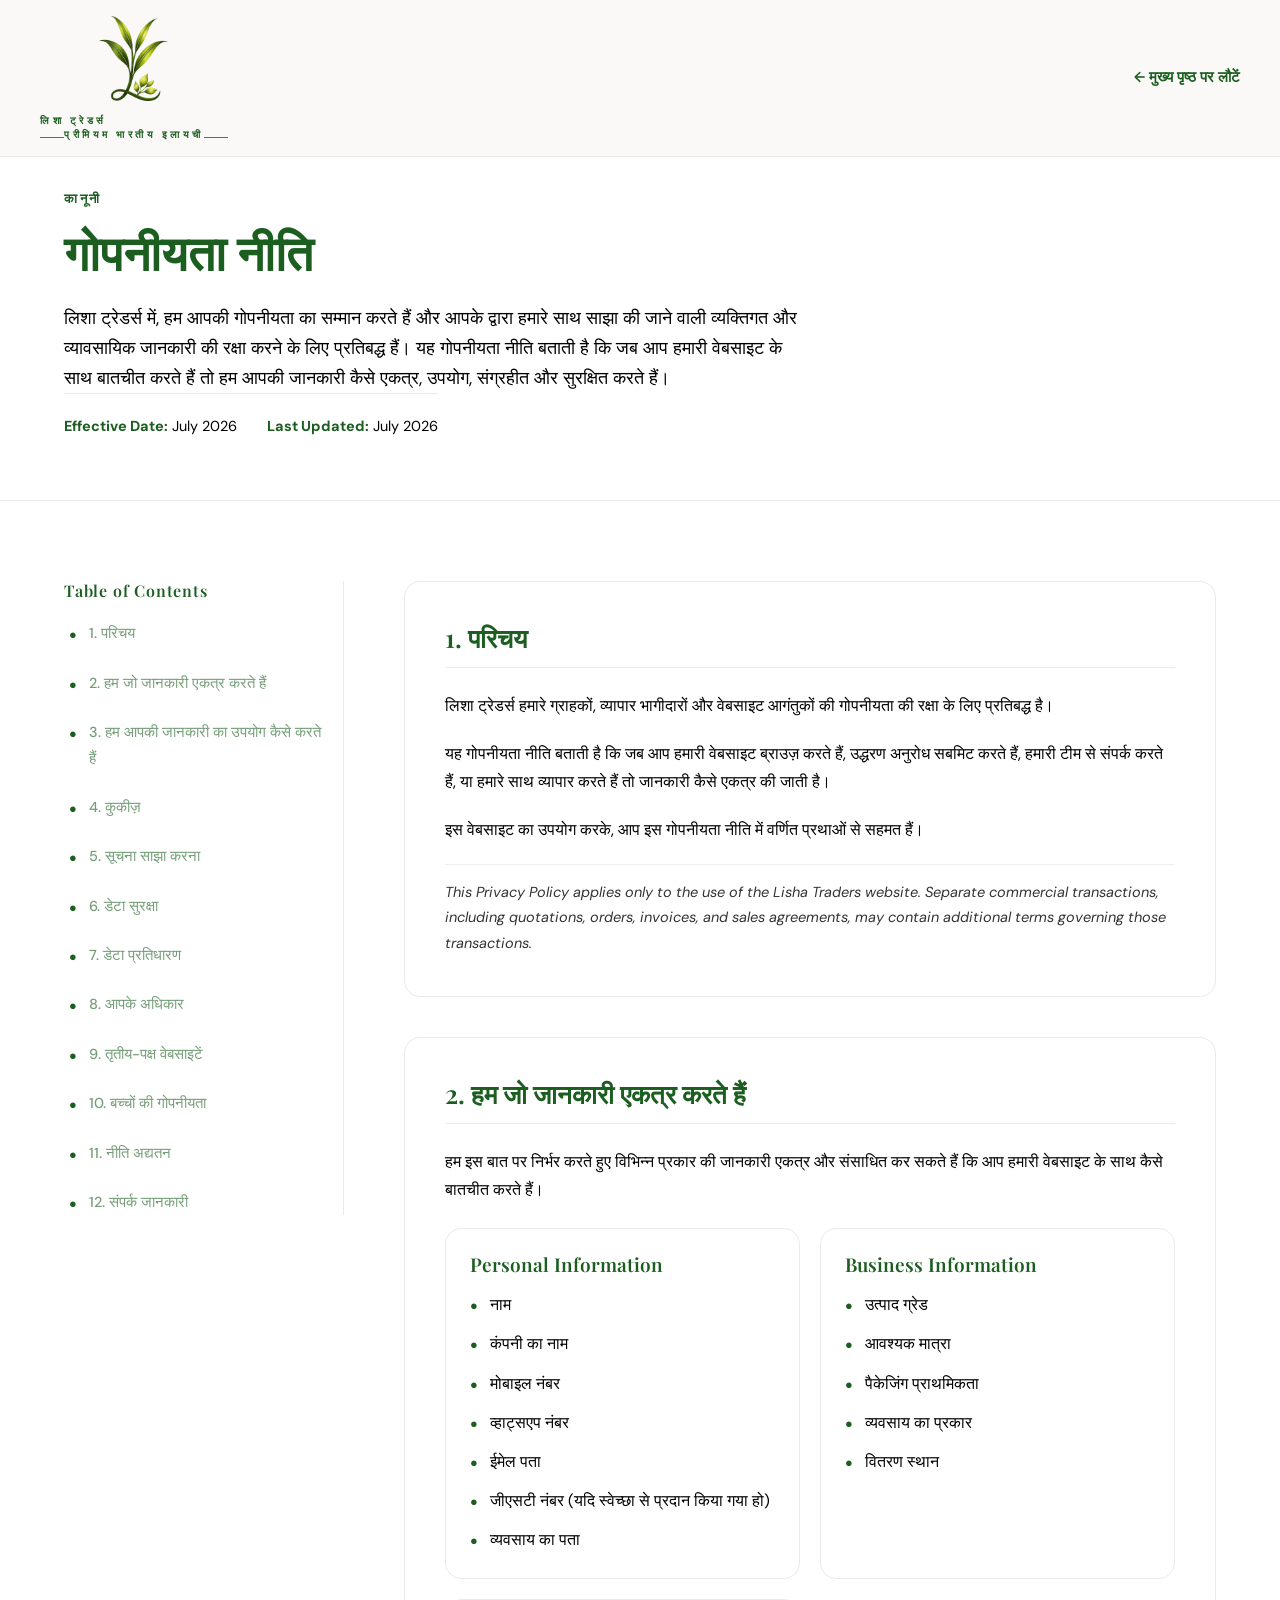
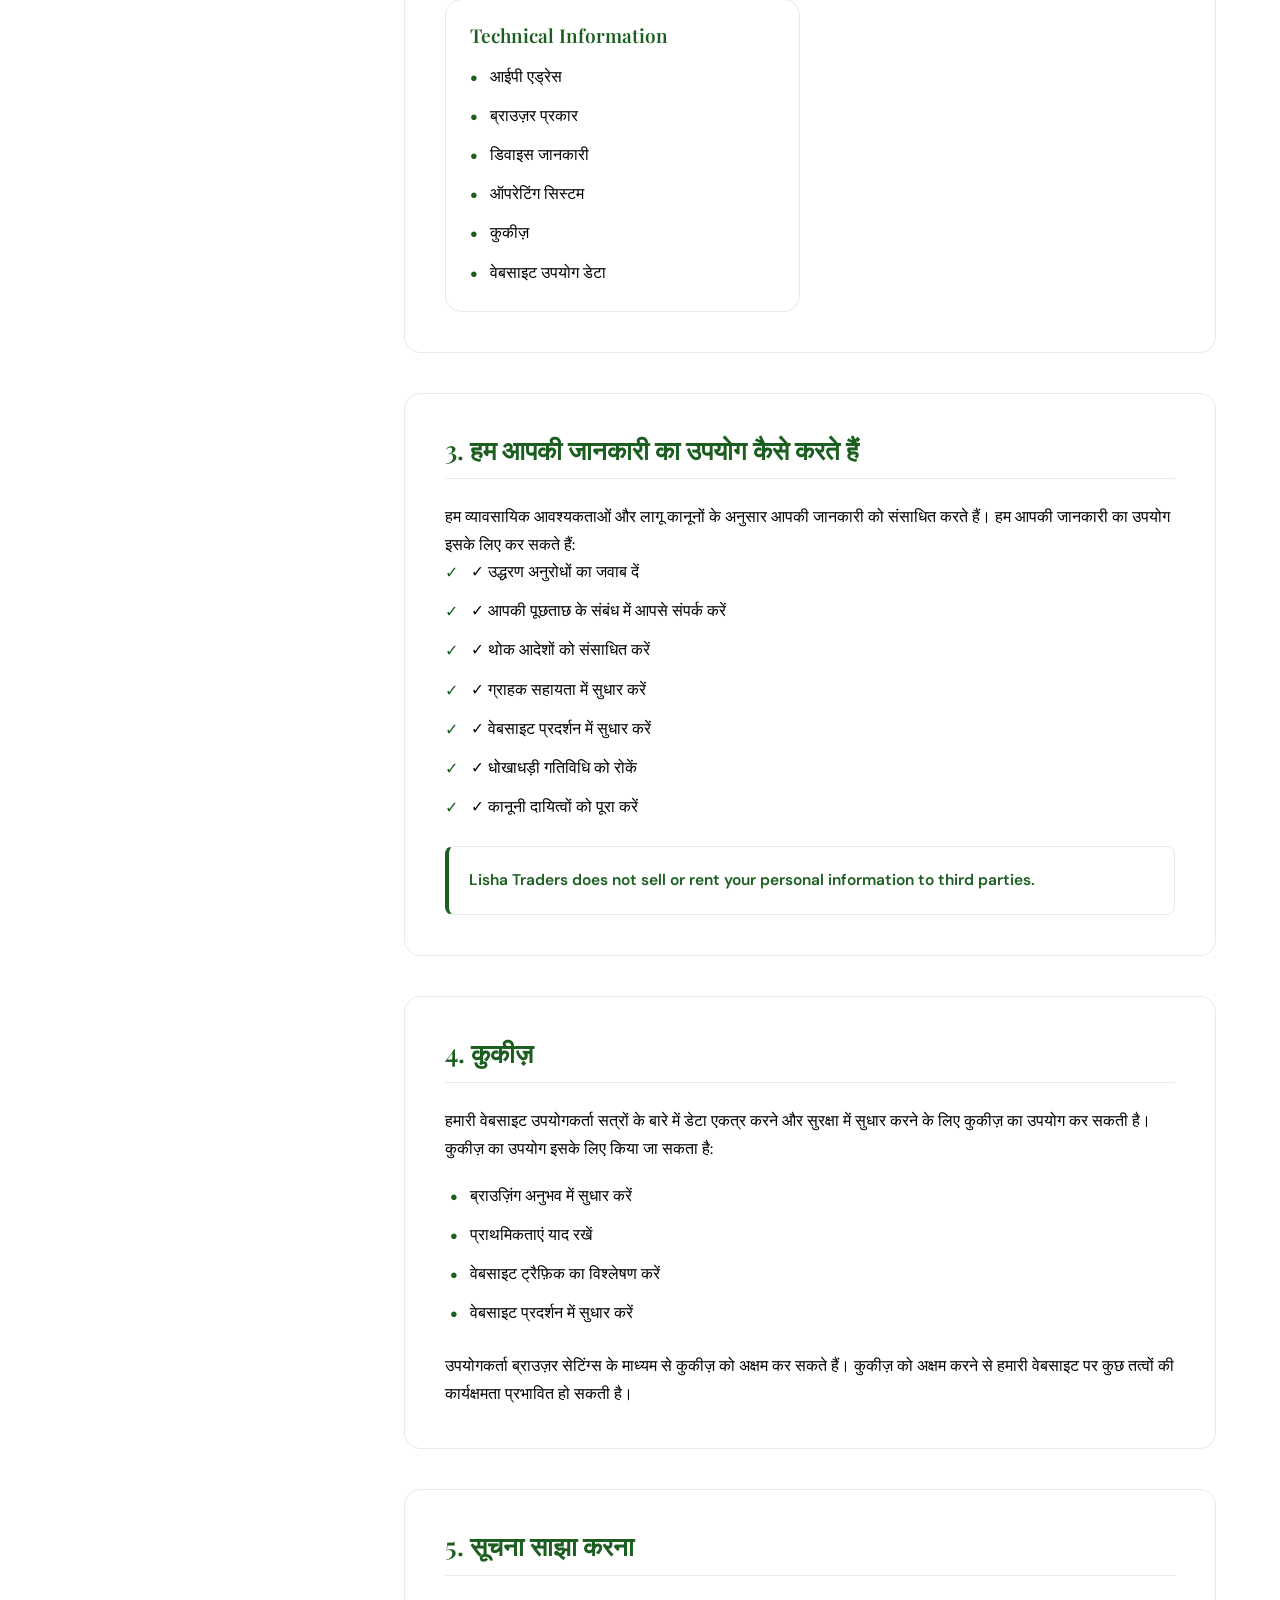
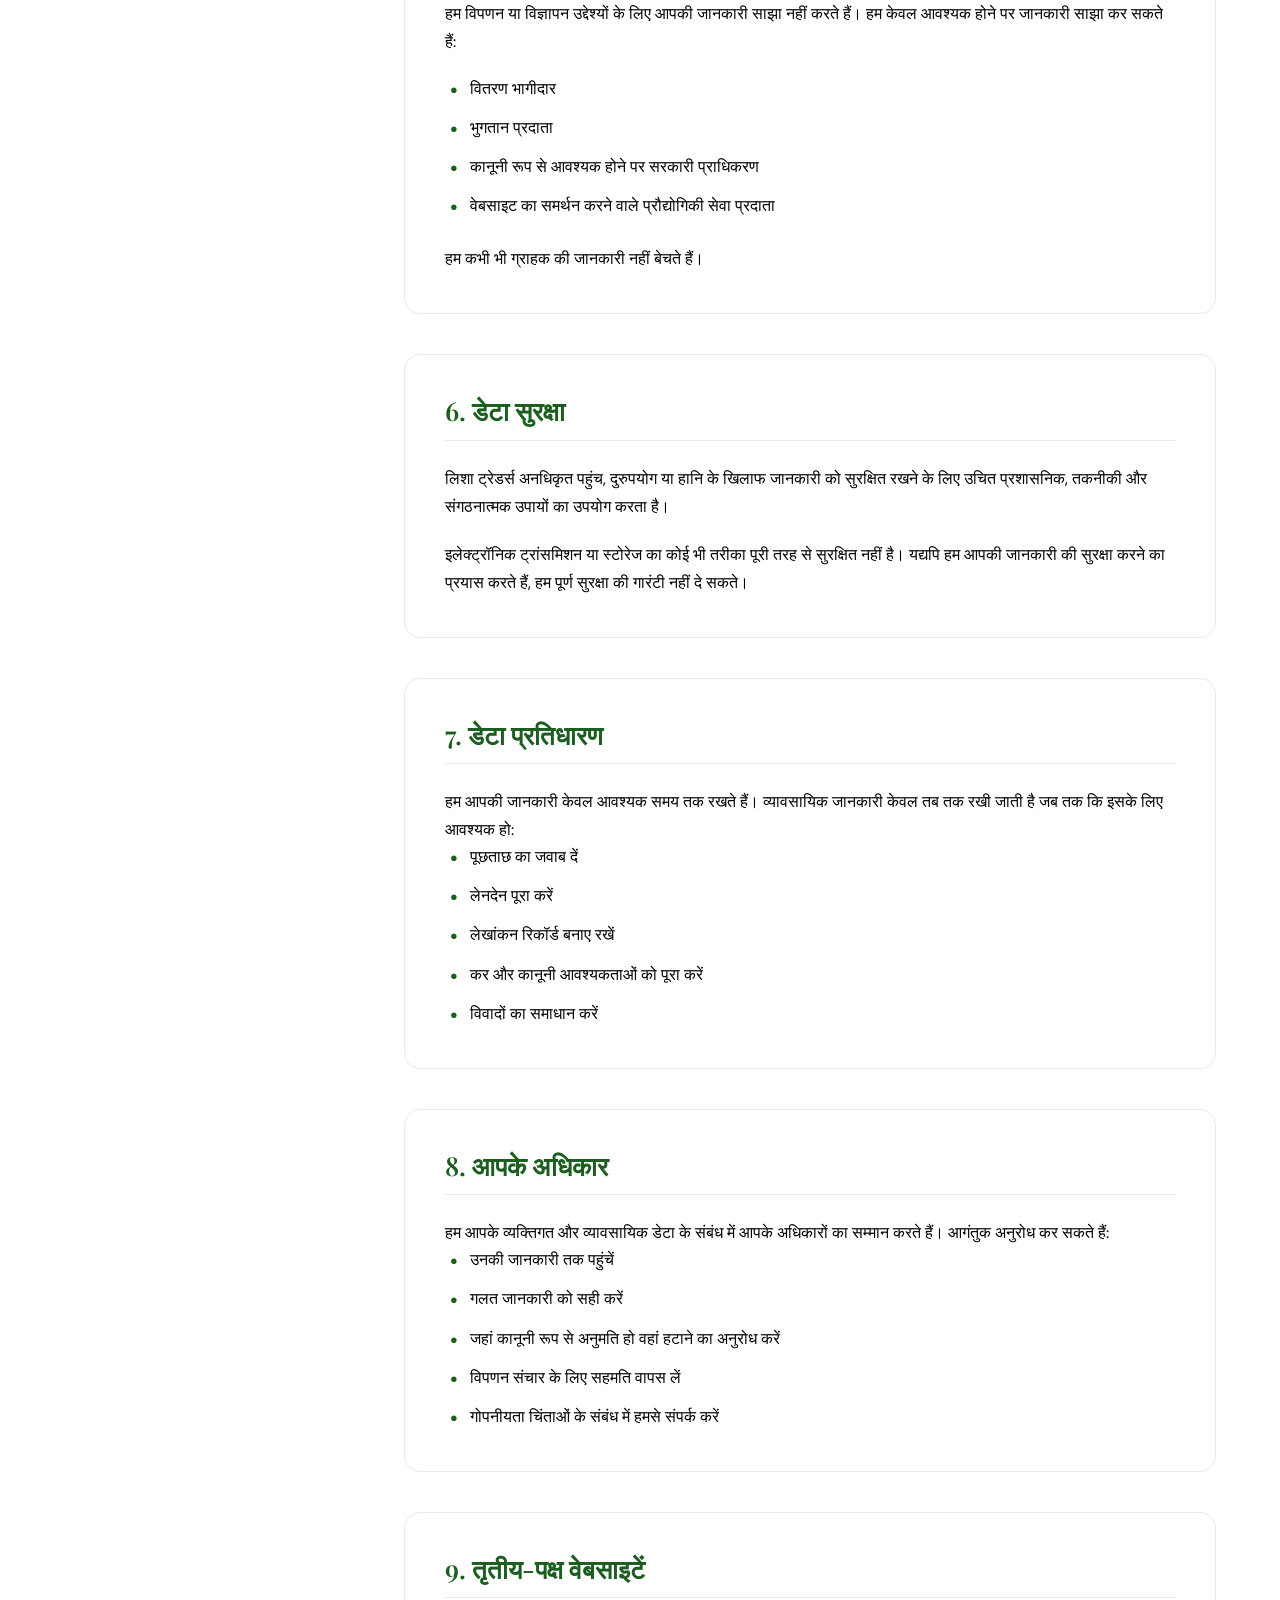
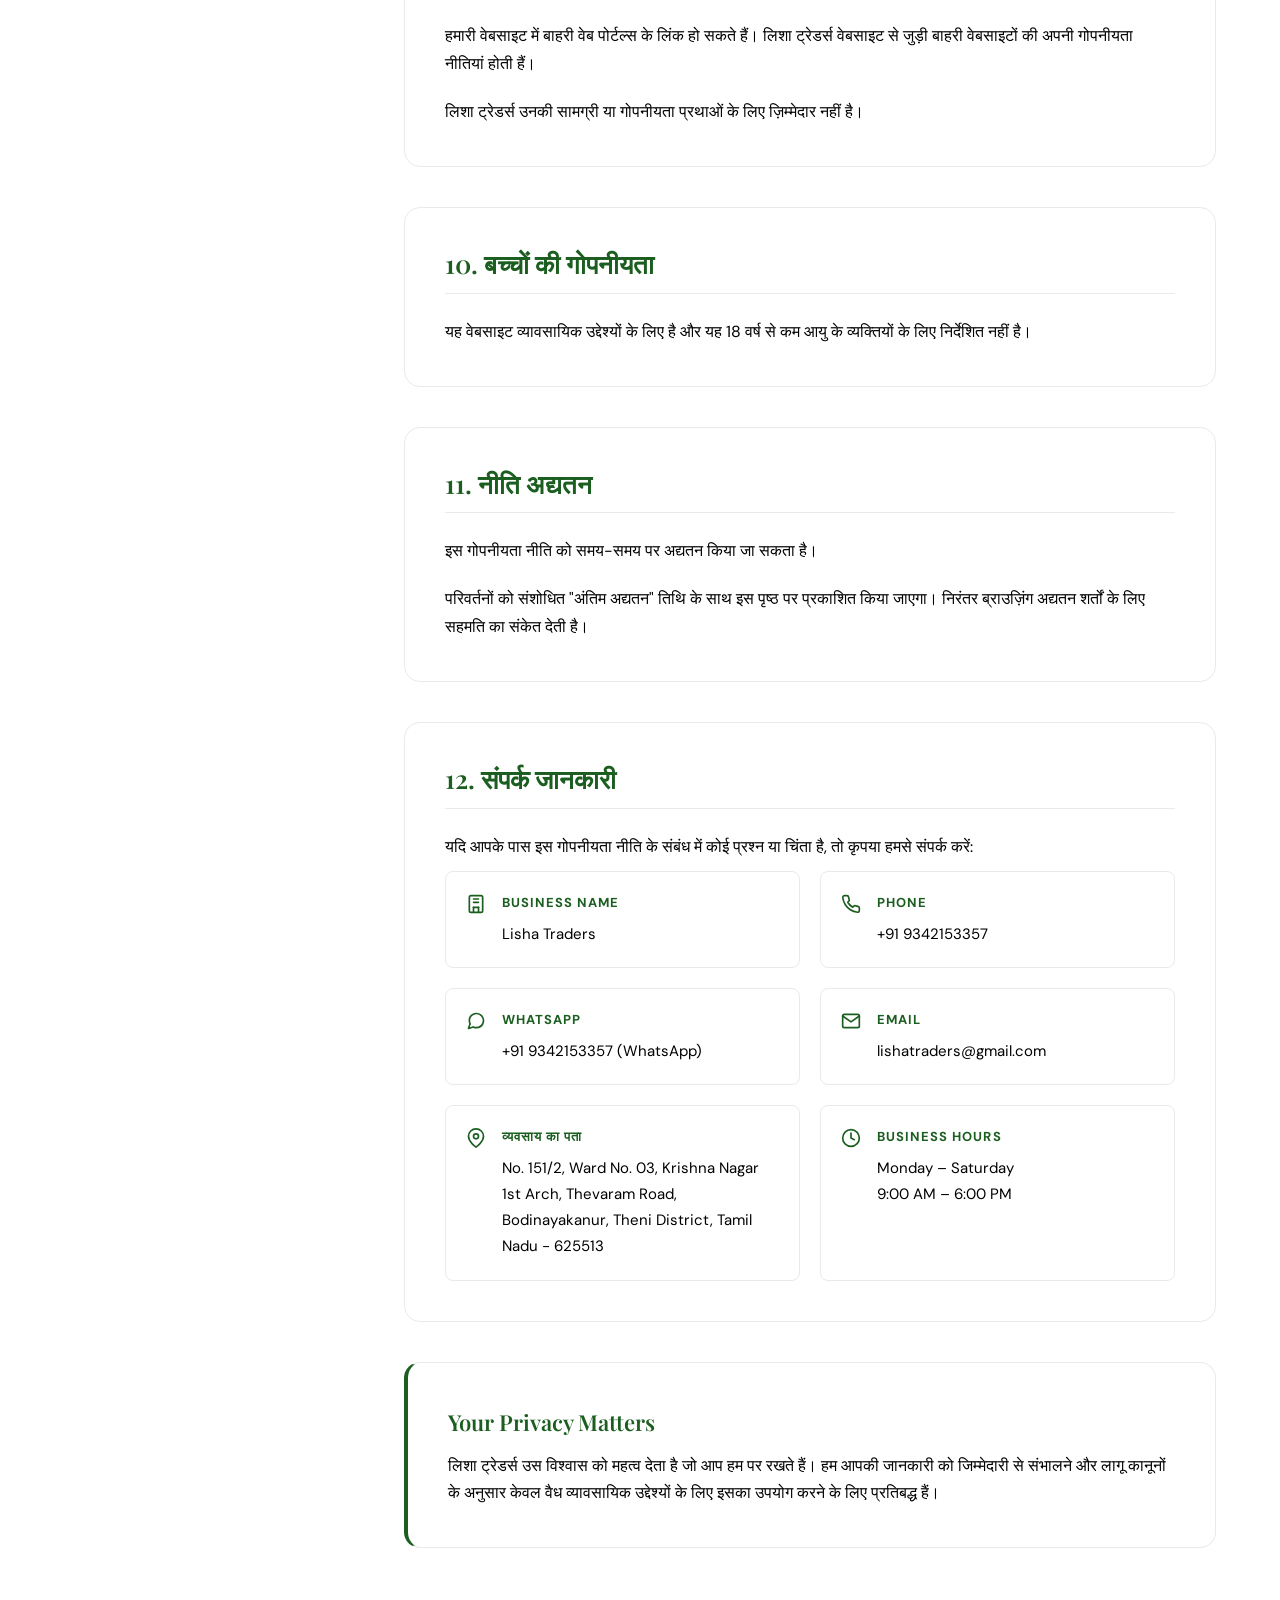
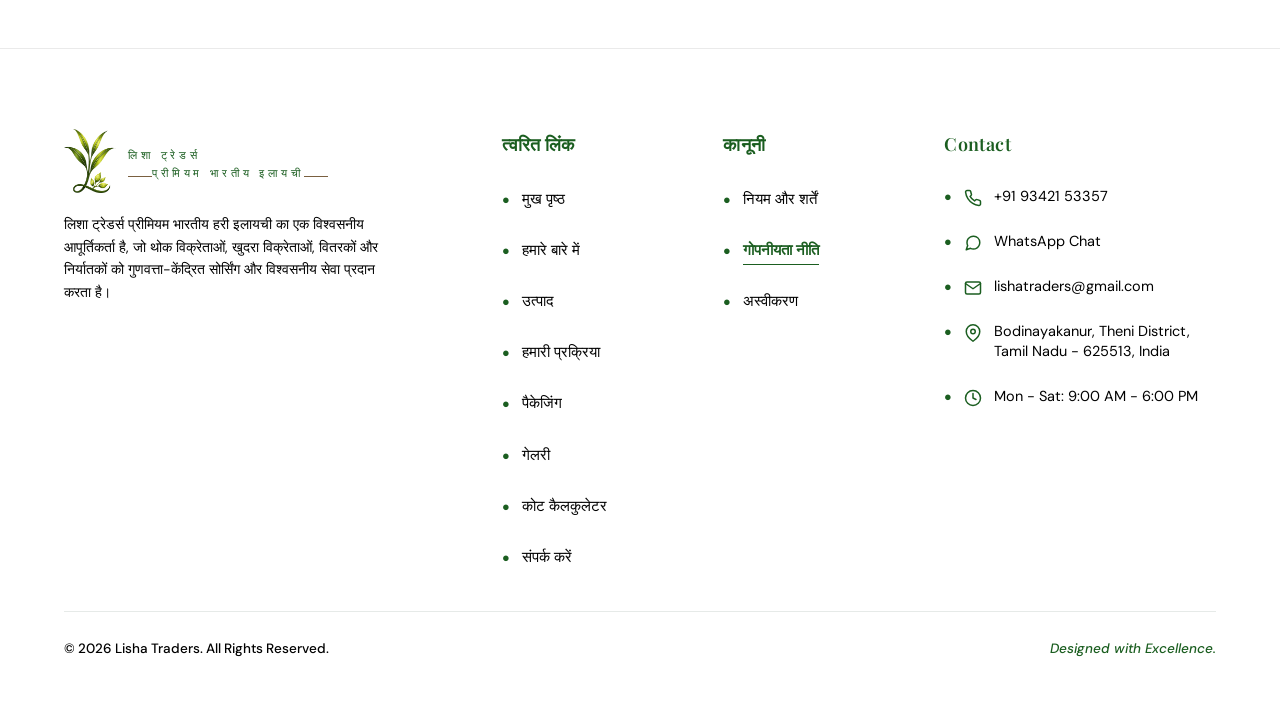
<file: privacy-policy-hi.html>
<!DOCTYPE html>

<html lang="hi">
<head>
<meta charset="utf-8"/>
<meta content="width=device-width, initial-scale=1.0, maximum-scale=1.0, user-scalable=no" name="viewport"/>
<title>गोपनीयता नीति | लीशा ट्रेडर्स - बोडिनायक्कनूर</title>
<meta name="description" content="लीशा ट्रेडर्स की गोपनीयता नीति पढ़ें। जानें कि हम आपके व्यावसायिक डेटा और कोटेशन अनुरोधों की सुरक्षा कैसे करते हैं।"/>
<link href="assets/logo.png?v=13" rel="icon" type="image/png"/>
  <link rel="canonical" href="https://lishatraders.github.io/LT/privacy-policy-hi.html">
  <link rel="alternate" hreflang="en" href="https://lishatraders.github.io/LT/privacy-policy.html">
  <link rel="alternate" hreflang="hi" href="https://lishatraders.github.io/LT/privacy-policy-hi.html">
  <link rel="alternate" hreflang="ta" href="https://lishatraders.github.io/LT/privacy-policy-ta.html">
  <link rel="alternate" hreflang="x-default" href="https://lishatraders.github.io/LT/privacy-policy.html">
<!-- Open Graph / Facebook -->
<meta content="website" property="og:type"/>
<meta content="https://lishatraders.github.io/LT/privacy-policy.html" property="og:url"/>
<meta content="Privacy Policy | Lisha Traders" property="og:title"/>
<meta content="Read the Privacy Policy of Lisha Traders. Learn how we collect, store, and protect your personal and business data securely." property="og:description"/>
<meta content="https://lishatraders.github.io/LT/assets/hero_cardamom.png" property="og:image"/>
<!-- Twitter -->
<meta content="summary_large_image" property="twitter:card"/>
<meta content="https://lishatraders.github.io/LT/privacy-policy.html" property="twitter:url"/>
<meta content="Privacy Policy | Lisha Traders" property="twitter:title"/>
<meta content="Read the Privacy Policy of Lisha Traders. Learn how we collect, store, and protect your personal and business data securely." property="twitter:description"/>
<meta content="https://lishatraders.github.io/LT/assets/hero_cardamom.png" property="twitter:image"/>
<!-- Preconnect and Load Fonts -->
<link href="https://fonts.googleapis.com" rel="preconnect"/>
<link crossorigin="" href="https://fonts.gstatic.com" rel="preconnect"/>
<link href="https://fonts.googleapis.com/css2?family=Playfair+Display:ital,wght@0,500;0,600;0,700;1,500&amp;family=DM+Sans:wght@400;500;600;700&amp;family=Cinzel+Decorative:wght@700&amp;family=Praise&amp;display=swap" rel="stylesheet"/>
<!-- Inherit Main Website Structure Stylesheet -->
<link href="style.css?v=8.9" rel="stylesheet"/>
<style>
    /* Override main site colors to strictly enforce the black/white/green policy theme */
    :root {
      --cream: #FFFFFF;
      --white: #FFFFFF;
      --ink: #000000;
      --muted: #000000;
      --green-900: #1B5E20;
      --green-800: #1B5E20;
      --green-700: #1B5E20;
      --green-600: #1B5E20;
      --green-500: #1B5E20;
      --gold: #1B5E20;
      --gold-dark: #1B5E20;
      --line: #EAEAEA;
      --line-light: #EAEAEA;
      --green-accent: #1B5E20;
      --text-black: #000000;
      --border-color: #EAEAEA;
      --radius-card: 16px;
    }

    body {
      background: var(--white) !important;
      color: var(--text-black) !important;
      font-family: var(--font-sans);
      line-height: 1.75;
      font-size: 16px;
    }

    /* Page container adjustments */
    .wrap {
      max-width: 1200px;
      margin: 0 auto;
      padding: 0 24px;
    }

    /* Logo & Back Btn Alignment */
    .header-container {
      display: flex;
      justify-content: space-between;
      align-items: center;
      padding: 16px 0;
    }

    .logo {
      font-family: var(--font-serif);
      font-size: 26px;
      font-weight: 700;
      color: var(--green-accent) !important;
      text-decoration: none;
      letter-spacing: 0.05em;
      line-height: 0.95;
      display: flex;
      flex-direction: column;
    }

    .logo span {
      font-family: var(--font-sans);
      font-size: 10px;
      font-weight: 600;
      color: var(--green-accent) !important;
      letter-spacing: 0.35em;
      margin-top: 2px;
    }

    .back-btn {
      color: var(--green-accent);
      text-decoration: none;
      font-weight: 600;
      font-size: 14.5px;
      display: flex;
      align-items: center;
      gap: 6px;
      transition: opacity 0.3s;
    }

    .back-btn:hover {
      opacity: 0.8;
    }

    /* Hero Section */
    .hero-section {
      padding: 90px 0 60px;
      border-bottom: 1px solid var(--border-color);
      background: var(--white);
    }

    .hero-label {
      color: var(--green-accent);
      font-size: 13px;
      font-weight: 700;
      letter-spacing: 0.2em;
      text-transform: uppercase;
      display: block;
      margin-bottom: 12px;
    }

    h1 {
      font-family: var(--font-serif);
      font-size: 48px;
      color: var(--green-accent);
      font-weight: 700;
      line-height: 1.2;
      margin-bottom: 24px;
    }

    .hero-desc {
      font-size: 18px;
      color: var(--text-black);
      max-width: 750px;
      margin-bottom: 30px;
      line-height: 1.65;
    }

    .meta-info {
      display: flex;
      gap: 30px;
      font-size: 14.5px;
      color: var(--text-black);
      border-top: 1px solid var(--border-color);
      padding-top: 20px;
      display: inline-flex;
    }

    .meta-info strong {
      font-weight: 700;
      color: var(--green-accent);
    }

    /* Main Grid */
    .main-grid {
      display: grid;
      grid-template-columns: 280px 1fr;
      gap: 60px;
      padding: 80px 0 100px;
      align-items: start;
    }

    /* Sticky Sidebar Navigation */
    .sidebar {
      position: sticky;
      top: 110px;
      max-height: calc(100vh - 150px);
      overflow-y: auto;
      padding-right: 15px;
      border-right: 1px solid var(--border-color);
    }

    .sidebar h4 {
      font-family: var(--font-serif);
      font-size: 16px;
      color: var(--green-accent);
      margin-bottom: 20px;
      font-weight: 600;
      letter-spacing: 0.05em;
    }

    .toc-list {
      list-style: none;
      display: flex;
      flex-direction: column;
      gap: 12px;
    }

    .toc-list a {
      color: var(--green-accent);
      opacity: 0.6;
      text-decoration: none;
      font-size: 14.5px;
      font-weight: 500;
      transition: opacity 0.3s, padding-left 0.3s;
      display: block;
    }

    .toc-list a:hover,
    .toc-list a.active {
      opacity: 1;
      font-weight: 600;
      padding-left: 6px;
    }

    /* Collapsible Mobile TOC elements */
    .toc-toggle {
      display: none;
      position: fixed;
      bottom: 24px;
      right: 24px;
      z-index: 999;
      background: var(--white);
      border: 1px solid var(--green-accent);
      color: var(--green-accent);
      font-weight: 600;
      padding: 12px 20px;
      border-radius: 30px;
      box-shadow: 0 4px 16px rgba(27, 94, 32, 0.15);
      cursor: pointer;
      align-items: center;
      gap: 8px;
      font-size: 14.5px;
      font-family: var(--font-sans);
      transition: transform 0.2s, box-shadow 0.2s;
    }

    .toc-toggle:hover {
      transform: translateY(-2px);
      box-shadow: 0 6px 20px rgba(27, 94, 32, 0.2);
    }

    .close-toc {
      display: none;
    }

    .sidebar-overlay {
      display: none;
    }

    /* Content Area */
    .content-area {
      max-width: 900px;
      display: flex;
      flex-direction: column;
      gap: 40px;
    }

    .policy-section {
      background: var(--white);
      border: 1px solid var(--border-color);
      border-radius: var(--radius-card);
      padding: 40px;
      scroll-margin-top: 125px;
      transition: border-color 0.3s, box-shadow 0.3s;
    }

    .policy-section:hover {
      border-color: var(--green-accent);
      box-shadow: 0 4px 24px rgba(27, 94, 32, 0.02);
    }

    h2 {
      font-family: var(--font-serif);
      font-size: 26px;
      color: var(--green-accent);
      margin-bottom: 24px;
      font-weight: 600;
      padding-bottom: 12px;
      border-bottom: 1px solid var(--border-color);
    }

    p {
      margin-bottom: 20px;
      color: var(--text-black);
      font-size: 16px;
    }

    p:last-of-type {
      margin-bottom: 0;
    }

    ul {
      list-style: none;
      margin-bottom: 25px;
      padding-left: 5px;
    }

    ul:last-child {
      margin-bottom: 0;
    }

    ul li {
      position: relative;
      padding-left: 20px;
      margin-bottom: 12px;
      font-size: 15.5px;
      color: var(--text-black);
    }

    ul li:last-child {
      margin-bottom: 0;
    }

    ul li::before {
      content: "•";
      color: var(--green-accent);
      font-weight: bold;
      font-size: 20px;
      position: absolute;
      left: 0;
      top: -3px;
    }

    /* Section 2 Card Layout Grid */
    .info-grid {
      display: grid;
      grid-template-columns: repeat(auto-fit, minmax(240px, 1fr));
      gap: 20px;
      margin-top: 24px;
    }

    .info-card {
      background: var(--white);
      border: 1px solid var(--border-color);
      border-radius: var(--radius-card);
      padding: 24px;
      transition: border-color 0.3s, transform 0.3s;
    }

    .info-card:hover {
      border-color: var(--green-accent);
      transform: translateY(-2px);
    }

    .info-card h3 {
      font-family: var(--font-serif);
      font-size: 19px;
      color: var(--green-accent);
      margin-bottom: 16px;
      font-weight: 600;
    }

    .info-card ul {
      margin-bottom: 0;
      padding-left: 0;
    }

    /* Section 3 Checkmark list and Green Notice */
    .checkmark-list {
      list-style: none;
      padding-left: 0;
      margin-bottom: 20px;
    }

    .checkmark-list li {
      position: relative;
      padding-left: 26px;
      margin-bottom: 12px;
      font-size: 15.5px;
      color: var(--text-black);
    }

    .checkmark-list li::before {
      content: "✓";
      color: var(--green-accent);
      font-weight: 700;
      position: absolute;
      left: 0;
      top: 0;
      font-size: 16px;
    }

    .green-notice {
      background: var(--white);
      border: 1px solid var(--border-color);
      border-left: 4px solid var(--green-accent);
      border-radius: var(--radius-sm);
      padding: 20px;
      margin-top: 25px;
      color: var(--green-accent);
      font-weight: 600;
      font-size: 15.5px;
    }

    /* Contact Card details (outline icons) */
    .contact-card-grid {
      display: grid;
      grid-template-columns: repeat(auto-fit, minmax(260px, 1fr));
      gap: 20px;
      margin-top: 10px;
    }

    .contact-card-item {
      display: flex;
      gap: 16px;
      align-items: flex-start;
      padding: 20px;
      border-radius: var(--radius-sm);
      border: 1px solid var(--border-color);
      background: var(--white);
      transition: border-color 0.3s;
    }

    .contact-card-item:hover {
      border-color: var(--green-accent);
    }

    .contact-svg {
      color: var(--green-accent);
      margin-top: 2px;
      flex-shrink: 0;
    }

    .contact-card-details strong {
      display: block;
      font-size: 13px;
      color: var(--green-accent);
      text-transform: uppercase;
      letter-spacing: 0.08em;
      margin-bottom: 6px;
    }

    .contact-card-details {
      font-size: 15px;
      color: var(--text-black);
    }

    .contact-card-details a {
      color: var(--green-accent);
      text-decoration: none;
      font-weight: 500;
      transition: opacity 0.3s;
    }

    .contact-card-details a:hover {
      text-decoration: underline;
      opacity: 0.8;
    }

    /* Bottom Highlight Notice */
    .bottom-notice-box {
      background: var(--white);
      border: 1px solid var(--border-color);
      border-left: 4px solid var(--green-accent);
      border-radius: var(--radius-card);
      padding: 40px;
      transition: box-shadow 0.3s;
    }

    .bottom-notice-box:hover {
      box-shadow: 0 4px 24px rgba(27, 94, 32, 0.02);
    }

    .bottom-notice-title {
      font-family: var(--font-serif);
      font-size: 22px;
      color: var(--green-accent);
      font-weight: 600;
      margin-bottom: 12px;
    }

    .bottom-notice-box p {
      margin: 0;
      font-size: 15.5px;
      color: var(--text-black);
    }

    /* Commercial Clause Text Box */
    .commercial-clause {
      font-style: italic;
      font-size: 14.5px;
      color: var(--text-black);
      opacity: 0.8;
      border-top: 1px solid var(--border-color);
      padding-top: 15px;
      margin-top: 20px;
    }

    /* Highlight Active Footer Link */
    .footer-links-list a.active-footer-link {
      color: var(--green-accent) !important;
      font-weight: 600;
    }

    .footer-links-list a.active-footer-link::after {
      width: 100% !important;
      background-color: var(--green-accent) !important;
    }

    /* Scroll animations */
    .fade-up {
      opacity: 0;
      transform: translateY(24px);
      transition: opacity 0.7s cubic-bezier(0.16, 1, 0.3, 1), transform 0.7s cubic-bezier(0.16, 1, 0.3, 1);
    }

    .fade-up.visible {
      opacity: 1;
      transform: translateY(0);
    }

    /* Responsive adjustments */
    @media (max-width: 992px) {
      .main-grid {
        grid-template-columns: 1fr;
        gap: 40px;
        padding: 50px 0 80px;
      }

      /* Collapsible Drawer Sidebar */
      .sidebar {
        position: fixed;
        top: 0;
        left: -320px;
        width: 300px;
        height: 100vh;
        background: var(--white);
        z-index: 1000;
        padding: 40px 24px;
        box-shadow: 4px 0 24px rgba(0, 0, 0, 0.08);
        transition: left 0.4s cubic-bezier(0.16, 1, 0.3, 1);
        border-right: 1px solid var(--border-color);
        display: flex;
        flex-direction: column;
        gap: 20px;
        overflow-y: auto;
      }

      .sidebar.open {
        left: 0;
      }

      .close-toc {
        display: block !important;
        position: absolute;
        top: 20px;
        right: 20px;
        background: none;
        border: none;
        font-size: 22px;
        color: var(--green-accent);
        cursor: pointer;
        font-weight: bold;
      }

      .sidebar-overlay {
        display: block;
        position: fixed;
        top: 0;
        left: 0;
        width: 100vw;
        height: 100vh;
        background: rgba(0, 0, 0, 0.4);
        z-index: 999;
        opacity: 0;
        pointer-events: none;
        transition: opacity 0.4s ease;
      }

      .sidebar-overlay.open {
        opacity: 1;
        pointer-events: auto;
      }

      .toc-toggle {
        display: flex !important;
      }

      .hero-section {
        padding: 60px 0 40px;
      }

      h1 {
        font-size: 38px;
      }

      .policy-section {
        padding: 30px 24px;
      }

      .bottom-notice-box {
        padding: 30px 24px;
      }
    }

    @media (max-width: 576px) {
      h1 {
        font-size: 32px;
        margin-bottom: 16px;
      }

      .hero-desc {
        font-size: 16px;
      }

      h2 {
        font-size: 22px;
        margin-bottom: 18px;
      }

      .meta-info {
        flex-direction: column;
        gap: 8px;
        padding-top: 16px;
        width: 100%;
      }

      .info-grid {
        grid-template-columns: 1fr;
      }

      .contact-card-grid {
        grid-template-columns: 1fr;
        gap: 16px;
      }
    }
  </style>
</head>
<body>
<!-- HEADER -->
<header>
<div class="wrap header-container">
<a class="logo brand-logo" href="index.html">
<img alt="Lisha Traders Logo" class="logo-img" src="assets/logo.png?v=13"/>
<div class="logo-text">
<span class="brand-title">लिशा ट्रेडर्स</span>
<span class="brand-subtitle">प्रीमियम भारतीय इलायची</span>
</div>
</a>
<a class="back-btn" href="index.html">
        ← मुख्य पृष्ठ पर लौटें
      </a>
</div>
</header>
<!-- PAGE HERO -->
<section class="hero-section">
<div class="wrap">
<span class="hero-label">कानूनी</span>
<h1>गोपनीयता नीति</h1>
<p class="hero-desc">
        लिशा ट्रेडर्स में, हम आपकी गोपनीयता का सम्मान करते हैं और आपके द्वारा हमारे साथ साझा की जाने वाली व्यक्तिगत और व्यावसायिक जानकारी की रक्षा करने के लिए प्रतिबद्ध हैं। यह गोपनीयता नीति बताती है कि जब आप हमारी वेबसाइट के साथ बातचीत करते हैं तो हम आपकी जानकारी कैसे एकत्र, उपयोग, संग्रहीत और सुरक्षित करते हैं।
      </p>
<div class="meta-info">
<span><strong>Effective Date:</strong> July 2026</span>
<span><strong>Last Updated:</strong> July 2026</span>
</div>
</div>
</section>
<!-- MAIN CONTAINER (GRID) -->
<div class="wrap">
<div class="main-grid">
<!-- STICKY & COLLAPSIBLE TABLE OF CONTENTS -->
<aside class="sidebar" id="sidebar">
<button aria-label="Close Navigation" class="close-toc" id="close-toc">✕</button>
<h4>Table of Contents</h4>
<ul class="toc-list">
<li><a class="toc-link active" href="#section-1">1. परिचय</a></li>
<li><a class="toc-link" href="#section-2">2. हम जो जानकारी एकत्र करते हैं</a></li>
<li><a class="toc-link" href="#section-3">3. हम आपकी जानकारी का उपयोग कैसे करते हैं</a></li>
<li><a class="toc-link" href="#section-4">4. कुकीज़</a></li>
<li><a class="toc-link" href="#section-5">5. सूचना साझा करना</a></li>
<li><a class="toc-link" href="#section-6">6. डेटा सुरक्षा</a></li>
<li><a class="toc-link" href="#section-7">7. डेटा प्रतिधारण</a></li>
<li><a class="toc-link" href="#section-8">8. आपके अधिकार</a></li>
<li><a class="toc-link" href="#section-9">9. तृतीय-पक्ष वेबसाइटें</a></li>
<li><a class="toc-link" href="#section-10">10. बच्चों की गोपनीयता</a></li>
<li><a class="toc-link" href="#section-11">11. नीति अद्यतन</a></li>
<li><a class="toc-link" href="#section-12">12. संपर्क जानकारी</a></li>
</ul>
</aside>
<!-- COLLAPSIBLE MOBILE OVERLAY & TOGGLE BUTTON -->
<div class="sidebar-overlay" id="sidebar-overlay"></div>
<button class="toc-toggle" id="toc-toggle">
<svg fill="none" height="18" stroke="currentColor" stroke-linecap="round" stroke-linejoin="round" stroke-width="2" viewbox="0 0 24 24" width="18"><line x1="3" x2="21" y1="12" y2="12"></line><line x1="3" x2="21" y1="6" y2="6"></line><line x1="3" x2="21" y1="18" y2="18"></line></svg>
        Navigation
      </button>
<!-- CONTENT AREA -->
<main class="content-area">
<!-- SECTION 1 -->
<section class="policy-section fade-up" id="section-1">
<h2>1. परिचय</h2>
<p>लिशा ट्रेडर्स हमारे ग्राहकों, व्यापार भागीदारों और वेबसाइट आगंतुकों की गोपनीयता की रक्षा के लिए प्रतिबद्ध है।</p>
<p>यह गोपनीयता नीति बताती है कि जब आप हमारी वेबसाइट ब्राउज़ करते हैं, उद्धरण अनुरोध सबमिट करते हैं, हमारी टीम से संपर्क करते हैं, या हमारे साथ व्यापार करते हैं तो जानकारी कैसे एकत्र की जाती है।</p>
<p>इस वेबसाइट का उपयोग करके, आप इस गोपनीयता नीति में वर्णित प्रथाओं से सहमत हैं।</p>
<!-- Commercial disclaimer clause -->
<div class="commercial-clause">
            This Privacy Policy applies only to the use of the Lisha Traders website. Separate commercial transactions, including quotations, orders, invoices, and sales agreements, may contain additional terms governing those transactions.
          </div>
</section>
<!-- SECTION 2 -->
<section class="policy-section fade-up" id="section-2">
<h2>2. हम जो जानकारी एकत्र करते हैं</h2>
<p>हम इस बात पर निर्भर करते हुए विभिन्न प्रकार की जानकारी एकत्र और संसाधित कर सकते हैं कि आप हमारी वेबसाइट के साथ कैसे बातचीत करते हैं।</p>
<div class="info-grid">
<!-- Card 1: Personal Info -->
<div class="info-card">
<h3>Personal Information</h3>
<ul>
<li>नाम</li>
<li>कंपनी का नाम</li>
<li>मोबाइल नंबर</li>
<li>व्हाट्सएप नंबर</li>
<li>ईमेल पता</li>
<li>जीएसटी नंबर (यदि स्वेच्छा से प्रदान किया गया हो)</li>
<li>व्यवसाय का पता</li>
</ul>
</div>
<!-- Card 2: Business Info -->
<div class="info-card">
<h3>Business Information</h3>
<ul>
<li>उत्पाद ग्रेड</li>
<li>आवश्यक मात्रा</li>
<li>पैकेजिंग प्राथमिकता</li>
<li>व्यवसाय का प्रकार</li>
<li>वितरण स्थान</li>
</ul>
</div>
<!-- Card 3: Technical Info -->
<div class="info-card">
<h3>Technical Information</h3>
<ul>
<li>आईपी एड्रेस</li>
<li>ब्राउज़र प्रकार</li>
<li>डिवाइस जानकारी</li>
<li>ऑपरेटिंग सिस्टम</li>
<li>कुकीज़</li>
<li>वेबसाइट उपयोग डेटा</li>
</ul>
</div>
</div>
</section>
<!-- SECTION 3 -->
<section class="policy-section fade-up" id="section-3">
<h2>3. हम आपकी जानकारी का उपयोग कैसे करते हैं</h2>
<p>हम व्यावसायिक आवश्यकताओं और लागू कानूनों के अनुसार आपकी जानकारी को संसाधित करते हैं। हम आपकी जानकारी का उपयोग इसके लिए कर सकते हैं:</p>
<ul class="checkmark-list">
<li>✓ उद्धरण अनुरोधों का जवाब दें</li>
<li>✓ आपकी पूछताछ के संबंध में आपसे संपर्क करें</li>
<li>✓ थोक आदेशों को संसाधित करें</li>
<li>✓ ग्राहक सहायता में सुधार करें</li>
<li>✓ वेबसाइट प्रदर्शन में सुधार करें</li>
<li>✓ धोखाधड़ी गतिविधि को रोकें</li>
<li>✓ कानूनी दायित्वों को पूरा करें</li>
</ul>
<!-- Highlight Green Notice Box -->
<div class="green-notice">
            Lisha Traders does not sell or rent your personal information to third parties.
          </div>
</section>
<!-- SECTION 4 -->
<section class="policy-section fade-up" id="section-4">
<h2>4. कुकीज़</h2>
<p>हमारी वेबसाइट उपयोगकर्ता सत्रों के बारे में डेटा एकत्र करने और सुरक्षा में सुधार करने के लिए कुकीज़ का उपयोग कर सकती है। कुकीज़ का उपयोग इसके लिए किया जा सकता है:</p>
<ul>
<li>ब्राउज़िंग अनुभव में सुधार करें</li>
<li>प्राथमिकताएं याद रखें</li>
<li>वेबसाइट ट्रैफ़िक का विश्लेषण करें</li>
<li>वेबसाइट प्रदर्शन में सुधार करें</li>
</ul>
<p>उपयोगकर्ता ब्राउज़र सेटिंग्स के माध्यम से कुकीज़ को अक्षम कर सकते हैं। कुकीज़ को अक्षम करने से हमारी वेबसाइट पर कुछ तत्वों की कार्यक्षमता प्रभावित हो सकती है।</p>
</section>
<!-- SECTION 5 -->
<section class="policy-section fade-up" id="section-5">
<h2>5. सूचना साझा करना</h2>
<p>हम विपणन या विज्ञापन उद्देश्यों के लिए आपकी जानकारी साझा नहीं करते हैं। हम केवल आवश्यक होने पर जानकारी साझा कर सकते हैं:</p>
<ul>
<li>वितरण भागीदार</li>
<li>भुगतान प्रदाता</li>
<li>कानूनी रूप से आवश्यक होने पर सरकारी प्राधिकरण</li>
<li>वेबसाइट का समर्थन करने वाले प्रौद्योगिकी सेवा प्रदाता</li>
</ul>
<p>हम कभी भी ग्राहक की जानकारी नहीं बेचते हैं।</p>
</section>
<!-- SECTION 6 -->
<section class="policy-section fade-up" id="section-6">
<h2>6. डेटा सुरक्षा</h2>
<p>लिशा ट्रेडर्स अनधिकृत पहुंच, दुरुपयोग या हानि के खिलाफ जानकारी को सुरक्षित रखने के लिए उचित प्रशासनिक, तकनीकी और संगठनात्मक उपायों का उपयोग करता है।</p>
<p>इलेक्ट्रॉनिक ट्रांसमिशन या स्टोरेज का कोई भी तरीका पूरी तरह से सुरक्षित नहीं है। यद्यपि हम आपकी जानकारी की सुरक्षा करने का प्रयास करते हैं, हम पूर्ण सुरक्षा की गारंटी नहीं दे सकते।</p>
</section>
<!-- SECTION 7 -->
<section class="policy-section fade-up" id="section-7">
<h2>7. डेटा प्रतिधारण</h2>
<p>हम आपकी जानकारी केवल आवश्यक समय तक रखते हैं। व्यावसायिक जानकारी केवल तब तक रखी जाती है जब तक कि इसके लिए आवश्यक हो:</p>
<ul>
<li>पूछताछ का जवाब दें</li>
<li>लेनदेन पूरा करें</li>
<li>लेखांकन रिकॉर्ड बनाए रखें</li>
<li>कर और कानूनी आवश्यकताओं को पूरा करें</li>
<li>विवादों का समाधान करें</li>
</ul>
</section>
<!-- SECTION 8 -->
<section class="policy-section fade-up" id="section-8">
<h2>8. आपके अधिकार</h2>
<p>हम आपके व्यक्तिगत और व्यावसायिक डेटा के संबंध में आपके अधिकारों का सम्मान करते हैं। आगंतुक अनुरोध कर सकते हैं:</p>
<ul>
<li>उनकी जानकारी तक पहुंचें</li>
<li>गलत जानकारी को सही करें</li>
<li>जहां कानूनी रूप से अनुमति हो वहां हटाने का अनुरोध करें</li>
<li>विपणन संचार के लिए सहमति वापस लें</li>
<li>गोपनीयता चिंताओं के संबंध में हमसे संपर्क करें</li>
</ul>
</section>
<!-- SECTION 9 -->
<section class="policy-section fade-up" id="section-9">
<h2>9. तृतीय-पक्ष वेबसाइटें</h2>
<p>हमारी वेबसाइट में बाहरी वेब पोर्टल्स के लिंक हो सकते हैं। लिशा ट्रेडर्स वेबसाइट से जुड़ी बाहरी वेबसाइटों की अपनी गोपनीयता नीतियां होती हैं।</p>
<p>लिशा ट्रेडर्स उनकी सामग्री या गोपनीयता प्रथाओं के लिए ज़िम्मेदार नहीं है।</p>
</section>
<!-- SECTION 10 -->
<section class="policy-section fade-up" id="section-10">
<h2>10. बच्चों की गोपनीयता</h2>
<p>यह वेबसाइट व्यावसायिक उद्देश्यों के लिए है और यह 18 वर्ष से कम आयु के व्यक्तियों के लिए निर्देशित नहीं है।</p>
</section>
<!-- SECTION 11 -->
<section class="policy-section fade-up" id="section-11">
<h2>11. नीति अद्यतन</h2>
<p>इस गोपनीयता नीति को समय-समय पर अद्यतन किया जा सकता है।</p>
<p>परिवर्तनों को संशोधित "अंतिम अद्यतन" तिथि के साथ इस पृष्ठ पर प्रकाशित किया जाएगा। निरंतर ब्राउज़िंग अद्यतन शर्तों के लिए सहमति का संकेत देती है।</p>
</section>
<!-- SECTION 12 -->
<section class="policy-section fade-up" id="section-12">
<h2>12. संपर्क जानकारी</h2>
<p>यदि आपके पास इस गोपनीयता नीति के संबंध में कोई प्रश्न या चिंता है, तो कृपया हमसे संपर्क करें:</p>
<div class="contact-card-grid">
<div class="contact-card-item">
<!-- Building Icon -->
<svg class="contact-svg" fill="none" height="20" stroke="currentColor" stroke-linecap="round" stroke-linejoin="round" stroke-width="2" viewbox="0 0 24 24" width="20"><rect height="20" rx="2" ry="2" width="16" x="4" y="2"></rect><line x1="9" x2="9" y1="22" y2="16"></line><line x1="15" x2="15" y1="22" y2="16"></line><line x1="9" x2="15" y1="16" y2="16"></line><path d="M9 6h6"></path><path d="M9 10h6"></path></svg>
<div class="contact-card-details">
<strong>Business Name</strong>
                Lisha Traders
              </div>
</div>
<div class="contact-card-item">
<!-- Phone Icon -->
<svg class="contact-svg" fill="none" height="20" stroke="currentColor" stroke-linecap="round" stroke-linejoin="round" stroke-width="2" viewbox="0 0 24 24" width="20"><path d="M22 16.92v3a2 2 0 0 1-2.18 2 19.79 19.79 0 0 1-8.63-3.07 19.5 19.5 0 0 1-6-6 19.79 19.79 0 0 1-3.07-8.67A2 2 0 0 1 4.11 2h3a2 2 0 0 1 2 1.72 12.84 12.84 0 0 0 .7 2.81 2 2 0 0 1-.45 2.11L8.09 9.91a16 16 0 0 0 6 6l1.27-1.27a2 2 0 0 1 2.11-.45 12.84 12.84 0 0 0 2.81.7A2 2 0 0 1 22 16.92z"></path></svg>
<div class="contact-card-details">
<strong>Phone</strong>
                +91 9342153357
              </div>
</div>
<div class="contact-card-item">
<!-- WhatsApp Icon -->
<svg class="contact-svg" fill="none" height="20" stroke="currentColor" stroke-linecap="round" stroke-linejoin="round" stroke-width="2" viewbox="0 0 24 24" width="20"><path d="M21 11.5a8.38 8.38 0 0 1-.9 3.8 8.5 8.5 0 0 1-7.6 4.7 8.38 8.38 0 0 1-3.8-.9L3 21l1.9-5.7a8.38 8.38 0 0 1-.9-3.8 8.5 8.5 0 0 1 4.7-7.6 8.38 8.38 0 0 1 3.8-.9h.5a8.48 8.48 0 0 1 8 8v.5z"></path></svg>
<div class="contact-card-details">
<strong>WhatsApp</strong>
                +91 9342153357 (WhatsApp)
              </div>
</div>
<div class="contact-card-item">
<!-- Envelope Icon -->
<svg class="contact-svg" fill="none" height="20" stroke="currentColor" stroke-linecap="round" stroke-linejoin="round" stroke-width="2" viewbox="0 0 24 24" width="20"><path d="M4 4h16c1.1 0 2 .9 2 2v12c0 1.1-.9 2-2 2H4c-1.1 0-2-.9-2-2V6c0-1.1.9-2 2-2z"></path><polyline points="22,6 12,13 2,6"></polyline></svg>
<div class="contact-card-details">
<strong>Email</strong>
                lishatraders@gmail.com
              </div>
</div>
<div class="contact-card-item">
<!-- Pin Location Icon -->
<svg class="contact-svg" fill="none" height="20" stroke="currentColor" stroke-linecap="round" stroke-linejoin="round" stroke-width="2" viewbox="0 0 24 24" width="20"><path d="M21 10c0 7-9 13-9 13s-9-6-9-13a9 9 0 0 1 18 0z"></path><circle cx="12" cy="10" r="3"></circle></svg>
<div class="contact-card-details">
<strong>व्यवसाय का पता</strong>
                No. 151/2, Ward No. 03, Krishna Nagar 1st Arch, Thevaram Road, Bodinayakanur, Theni District, Tamil Nadu - 625513
              </div>
</div>
<div class="contact-card-item">
<!-- Clock Icon -->
<svg class="contact-svg" fill="none" height="20" stroke="currentColor" stroke-linecap="round" stroke-linejoin="round" stroke-width="2" viewbox="0 0 24 24" width="20"><circle cx="12" cy="12" r="10"></circle><polyline points="12 6 12 12 16 14"></polyline></svg>
<div class="contact-card-details">
<strong>Business Hours</strong>
                Monday – Saturday<br/>9:00 AM – 6:00 PM
              </div>
</div>
</div>
</section>
<!-- BOTTOM NOTICE -->
<div class="bottom-notice-box fade-up">
<div class="bottom-notice-title">Your Privacy Matters</div>
<p>
            लिशा ट्रेडर्स उस विश्वास को महत्व देता है जो आप हम पर रखते हैं। हम आपकी जानकारी को जिम्मेदारी से संभालने और लागू कानूनों के अनुसार केवल वैध व्यावसायिक उद्देश्यों के लिए इसका उपयोग करने के लिए प्रतिबद्ध हैं।
          </p>
</div>
</main>
</div>
</div>
<!-- FOOTER -->
<footer class="premium-footer">
<div class="wrap">
<div class="footer-grid-redesign">
<!-- Column 1: Company -->
<div class="footer-col company-col">
<div class="foot-logo-redesign brand-logo">
<img alt="Lisha Traders Logo" class="foot-logo-img" src="assets/logo.png?v=13"/>
<div class="logo-text">
<span class="brand-title">लिशा ट्रेडर्स</span>
<span class="brand-subtitle">प्रीमियम भारतीय इलायची</span>
</div>
</div>
<p class="foot-description">
            लिशा ट्रेडर्स प्रीमियम भारतीय हरी इलायची का एक विश्वसनीय आपूर्तिकर्ता है, जो थोक विक्रेताओं, खुदरा विक्रेताओं, वितरकों और निर्यातकों को गुणवत्ता-केंद्रित सोर्सिंग और विश्वसनीय सेवा प्रदान करता है।
          </p>
</div>
<!-- Column 2: Quick Links -->
<div class="footer-col links-col">
<h5>त्वरित लिंक</h5>
<ul class="footer-links-list">
<li><a href="index.html#hero">मुख पृष्ठ</a></li>
<li><a href="index.html#why">हमारे बारे में</a></li>
<li><a href="index.html#products">उत्पाद</a></li>
<li><a href="index.html#process">हमारी प्रक्रिया</a></li>
<li><a href="index.html#pack">पैकेजिंग</a></li>
<li><a href="index.html#gallery">गेलरी</a></li>
<li><a href="index.html#calculator">कोट कैलकुलेटर</a></li>
<li><a href="index.html#contact">संपर्क करें</a></li>
</ul>
</div>
<!-- Column 3: Legal -->
<div class="footer-col links-col">
<h5>कानूनी</h5>
<ul class="footer-links-list">
<li><a href="terms-and-conditions-hi.html" target="_blank">नियम और शर्तें</a></li>
<li><a class="active-footer-link" href="privacy-policy-hi.html">गोपनीयता नीति</a></li>
<li><a href="disclaimer-hi.html" target="_blank">अस्वीकरण</a></li>
</ul>
</div>
<!-- Column 4: Contact Info -->
<div class="footer-col contact-col">
<h5>Contact</h5>
<ul class="footer-contact-list">
<li>
<svg fill="none" height="18" stroke="currentColor" stroke-linecap="round" stroke-linejoin="round" stroke-width="2" viewbox="0 0 24 24" width="18"><path d="M22 16.92v3a2 2 0 0 1-2.18 2 19.79 19.79 0 0 1-8.63-3.07 19.5 19.5 0 0 1-6-6 19.79 19.79 0 0 1-3.07-8.67A2 2 0 0 1 4.11 2h3a2 2 0 0 1 2 1.72 12.84 12.84 0 0 0 .7 2.81 2 2 0 0 1-.45 2.11L8.09 9.91a16 16 0 0 0 6 6l1.27-1.27a2 2 0 0 1 2.11-.45 12.84 12.84 0 0 0 2.81.7A2 2 0 0 1 22 16.92z"></path></svg>
<a href="tel:+919342153357">+91 93421 53357</a>
</li>
<li>
<svg fill="none" height="18" stroke="currentColor" stroke-linecap="round" stroke-linejoin="round" stroke-width="2" viewbox="0 0 24 24" width="18"><path d="M21 11.5a8.38 8.38 0 0 1-.9 3.8 8.5 8.5 0 0 1-7.6 4.7 8.38 8.38 0 0 1-3.8-.9L3 21l1.9-5.7a8.38 8.38 0 0 1-.9-3.8 8.5 8.5 0 0 1 4.7-7.6 8.38 8.38 0 0 1 3.8-.9h.5a8.48 8.48 0 0 1 8 8v.5z"></path></svg>
<a href="https://wa.me/919342153357" target="_blank">WhatsApp Chat</a>
</li>
<li>
<svg fill="none" height="18" stroke="currentColor" stroke-linecap="round" stroke-linejoin="round" stroke-width="2" viewbox="0 0 24 24" width="18"><path d="M4 4h16c1.1 0 2 .9 2 2v12c0 1.1-.9 2-2 2H4c-1.1 0-2-.9-2-2V6c0-1.1.9-2 2-2z"></path><polyline points="22,6 12,13 2,6"></polyline></svg>
<a href="mailto:lishatraders@gmail.com">lishatraders@gmail.com</a>
</li>
<li>
<svg fill="none" height="18" stroke="currentColor" stroke-linecap="round" stroke-linejoin="round" stroke-width="2" viewbox="0 0 24 24" width="18"><path d="M21 10c0 7-9 13-9 13s-9-6-9-13a9 9 0 0 1 18 0z"></path><circle cx="12" cy="10" r="3"></circle></svg>
<span>Bodinayakanur, Theni District, Tamil Nadu - 625513, India</span>
</li>
<li>
<svg fill="none" height="18" stroke="currentColor" stroke-linecap="round" stroke-linejoin="round" stroke-width="2" viewbox="0 0 24 24" width="18"><circle cx="12" cy="12" r="10"></circle><polyline points="12 6 12 12 16 14"></polyline></svg>
<span>Mon - Sat: 9:00 AM - 6:00 PM</span>
</li>
</ul>
</div>
</div>
<!-- Divider line -->
<hr class="footer-divider"/>
<!-- Bottom Row -->
<div class="footer-bottom-redesign">
<span class="copyright">© 2026 Lisha Traders. All Rights Reserved.</span>
<span class="designer">Designed with Excellence.</span>
</div>
</div>
</footer>
<script>
    document.addEventListener('DOMContentLoaded', () => {
      // 1. Smooth scroll active TOC styling (ScrollSpy)
      const sections = document.querySelectorAll('.policy-section');
      const tocLinks = document.querySelectorAll('.toc-link');

      const handleScrollSpy = () => {
        let current = '';
        const scrollPosition = window.scrollY + 160;

        sections.forEach(section => {
          const sectionTop = section.offsetTop;
          if (scrollPosition >= sectionTop) {
            current = section.getAttribute('id');
          }
        });

        tocLinks.forEach(link => {
          link.classList.remove('active');
          if (link.getAttribute('href') === `#${current}`) {
            link.classList.add('active');
          }
        });
      };

      window.addEventListener('scroll', handleScrollSpy);
      handleScrollSpy(); // Run initially to highlight the correct item

      // 2. Collapsible Mobile TOC Menu Logic
      const sidebar = document.getElementById('sidebar');
      const overlay = document.getElementById('sidebar-overlay');
      const toggle = document.getElementById('toc-toggle');
      const closeBtn = document.getElementById('close-toc');

      const openDrawer = () => {
        sidebar.classList.add('open');
        overlay.classList.add('open');
      };

      const closeDrawer = () => {
        sidebar.classList.remove('open');
        overlay.classList.remove('open');
      };

      toggle.addEventListener('click', openDrawer);
      closeBtn.addEventListener('click', closeDrawer);
      overlay.addEventListener('click', closeDrawer);

      // Close drawer when any TOC link is clicked (useful on mobile viewports)
      tocLinks.forEach(link => {
        link.addEventListener('click', closeDrawer);
      });

      // 3. Smooth entrance fade-up animation via IntersectionObserver
      const animateElements = document.querySelectorAll('.fade-up');
      
      const observerOptions = {
        root: null,
        threshold: 0.05,
        rootMargin: '0px 0px -40px 0px'
      };

      const scrollObserver = new IntersectionObserver((entries, observer) => {
        entries.forEach(entry => {
          if (entry.isIntersecting) {
            entry.target.classList.add('visible');
            observer.unobserve(entry.target);
          }
        });
      }, observerOptions);

      animateElements.forEach(el => {
        scrollObserver.observe(el);
      });
    });
  </script>
</body>
</html>
</file>
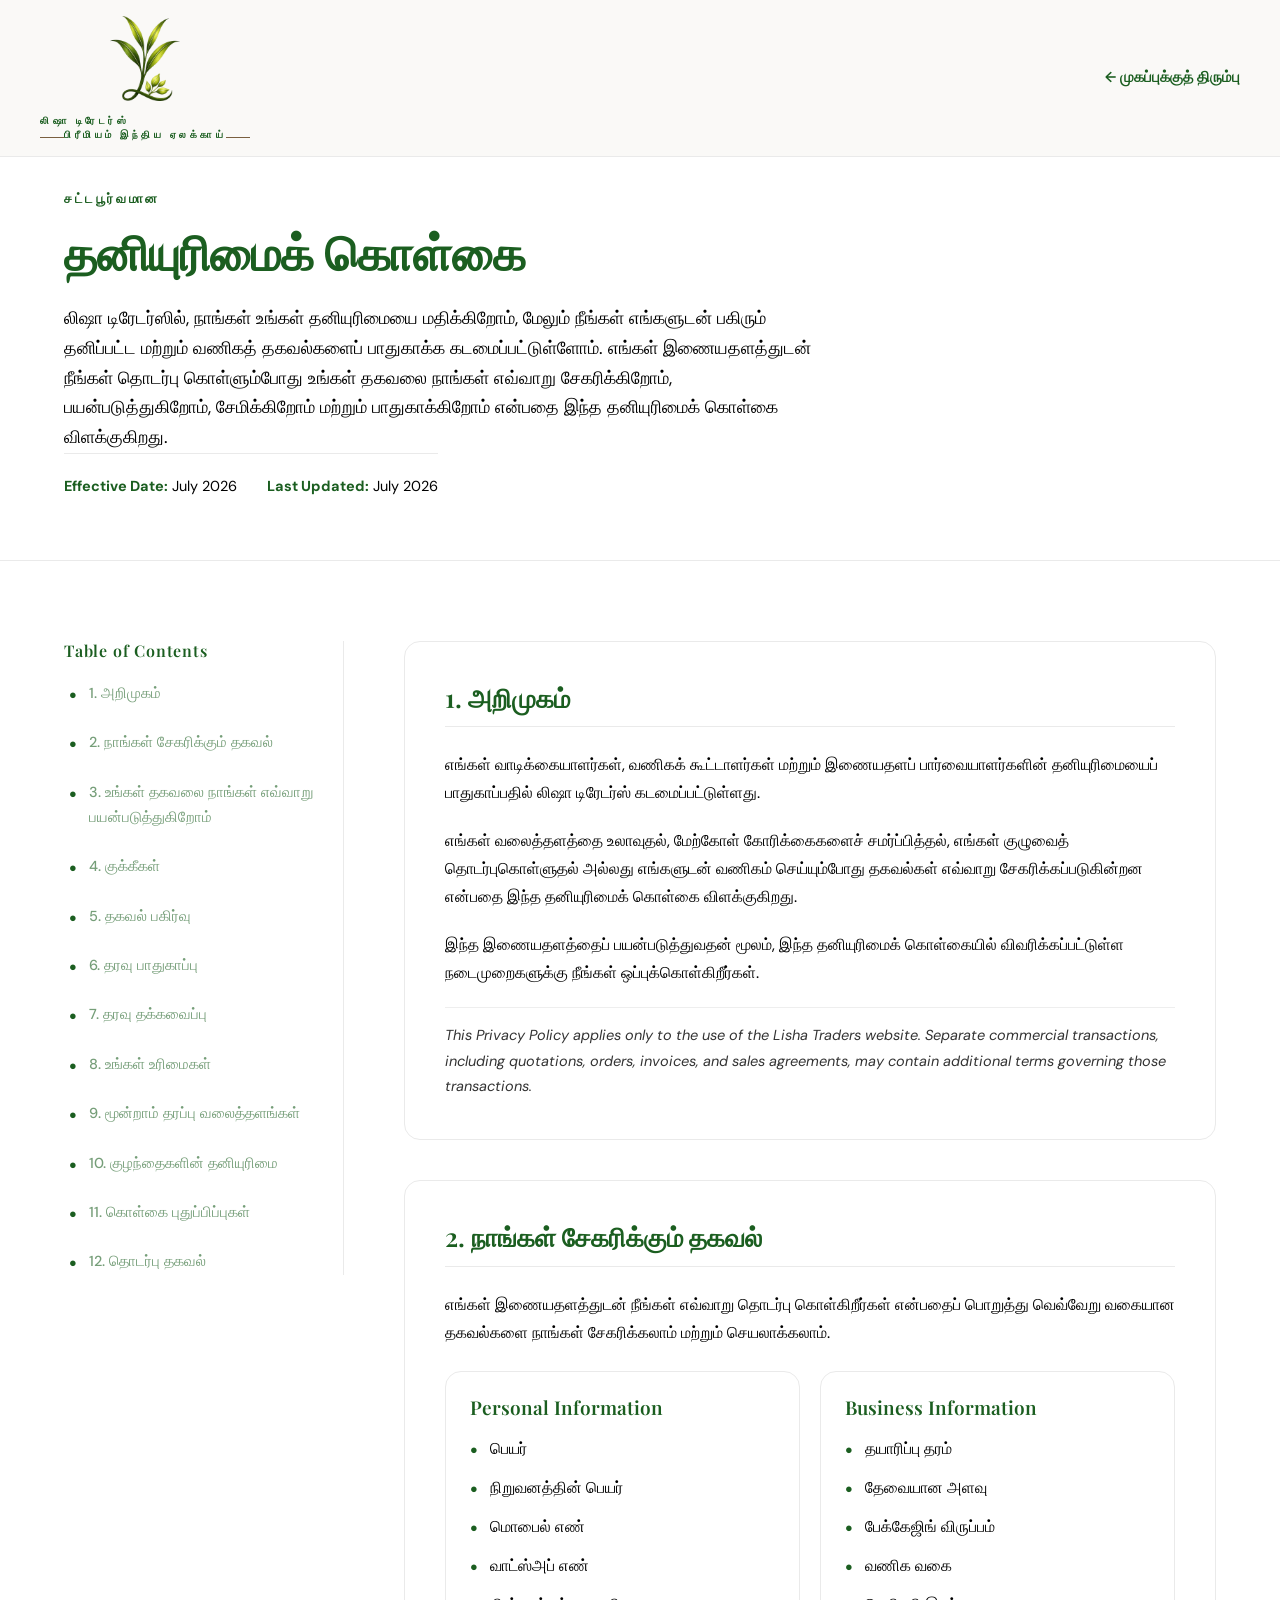
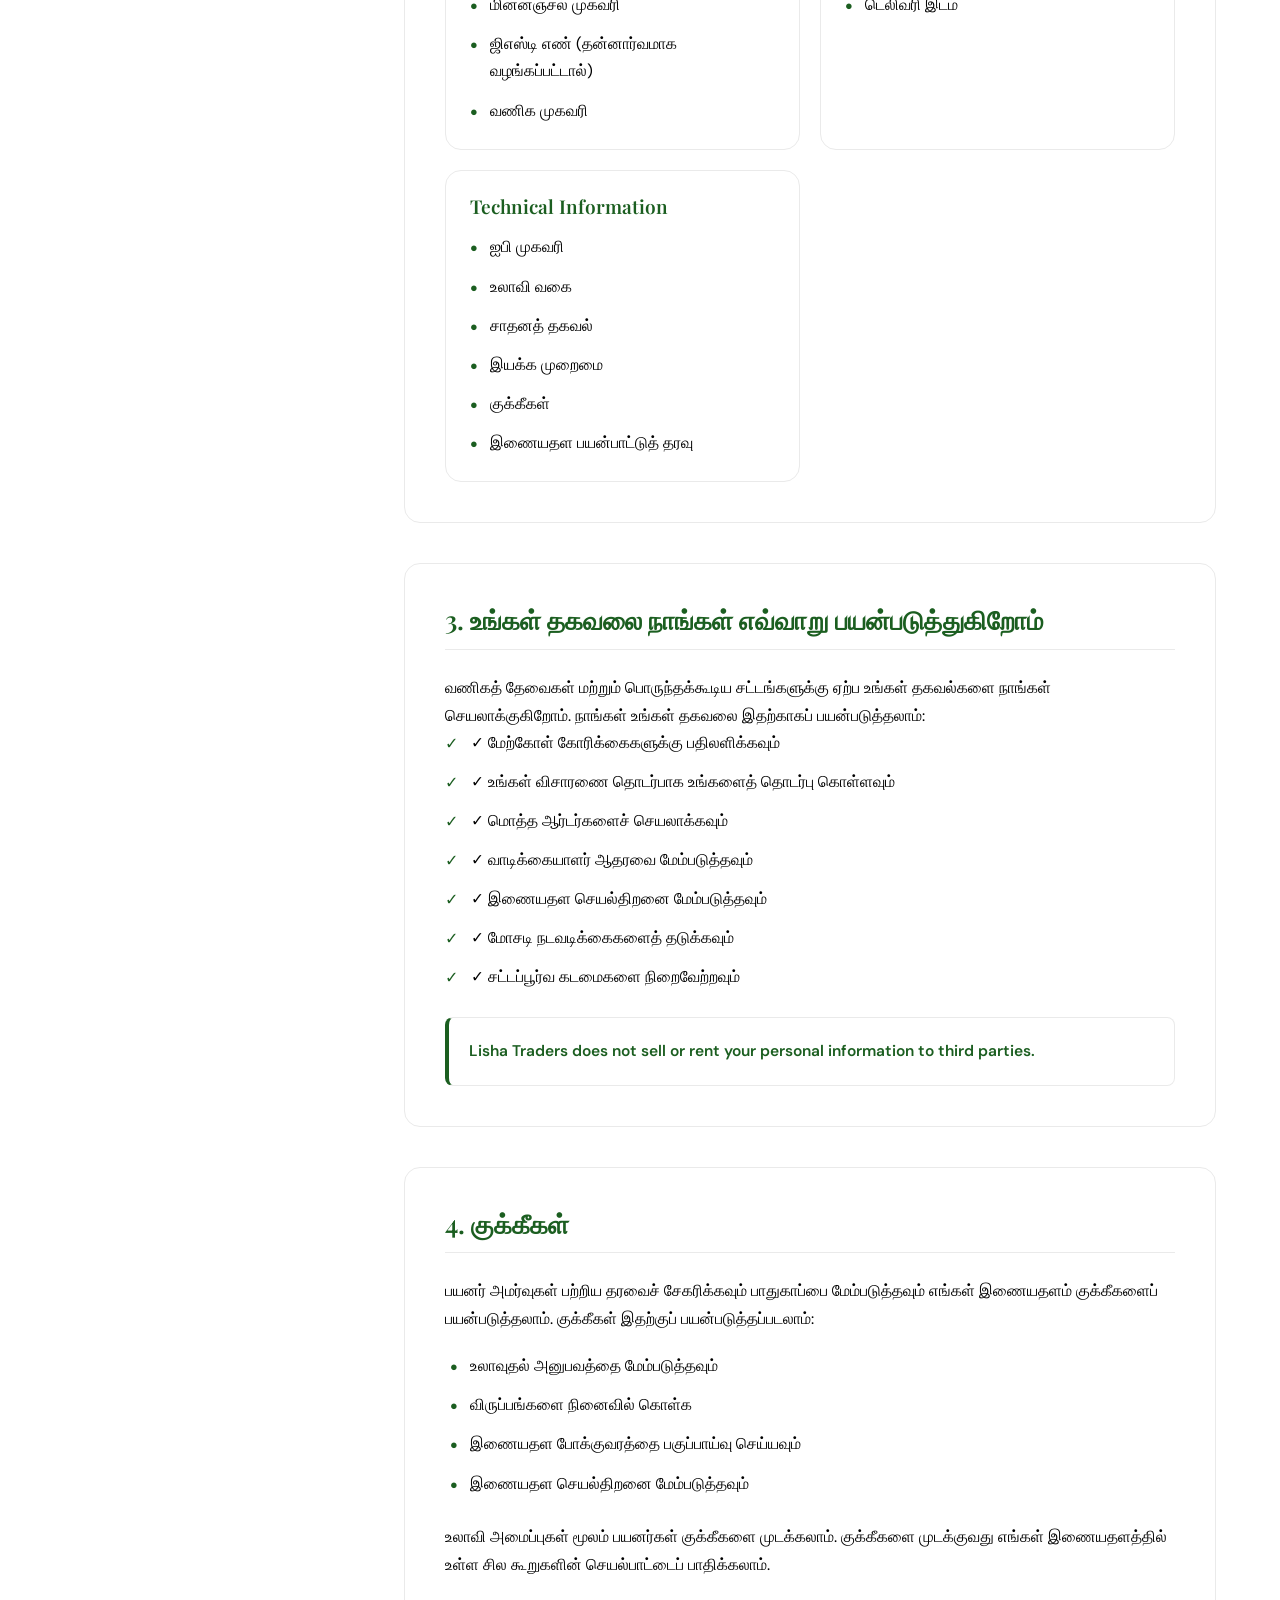
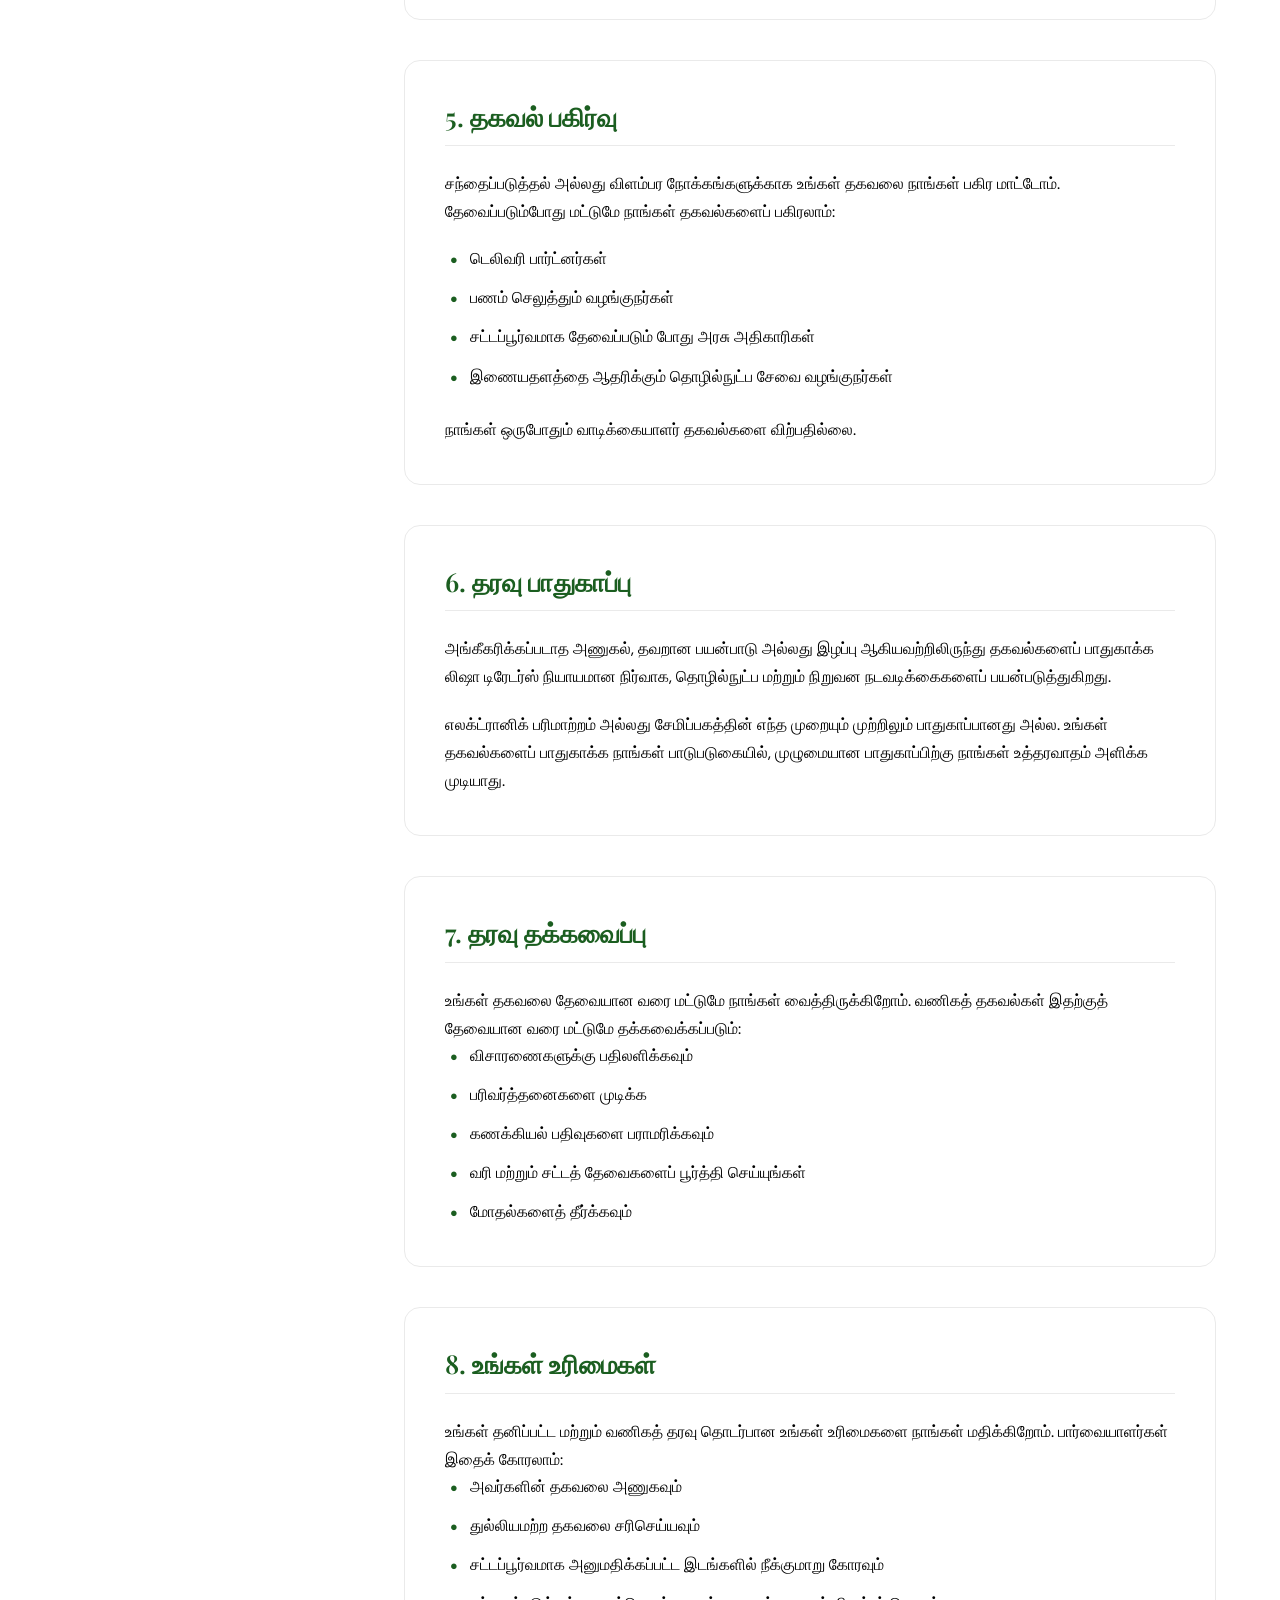
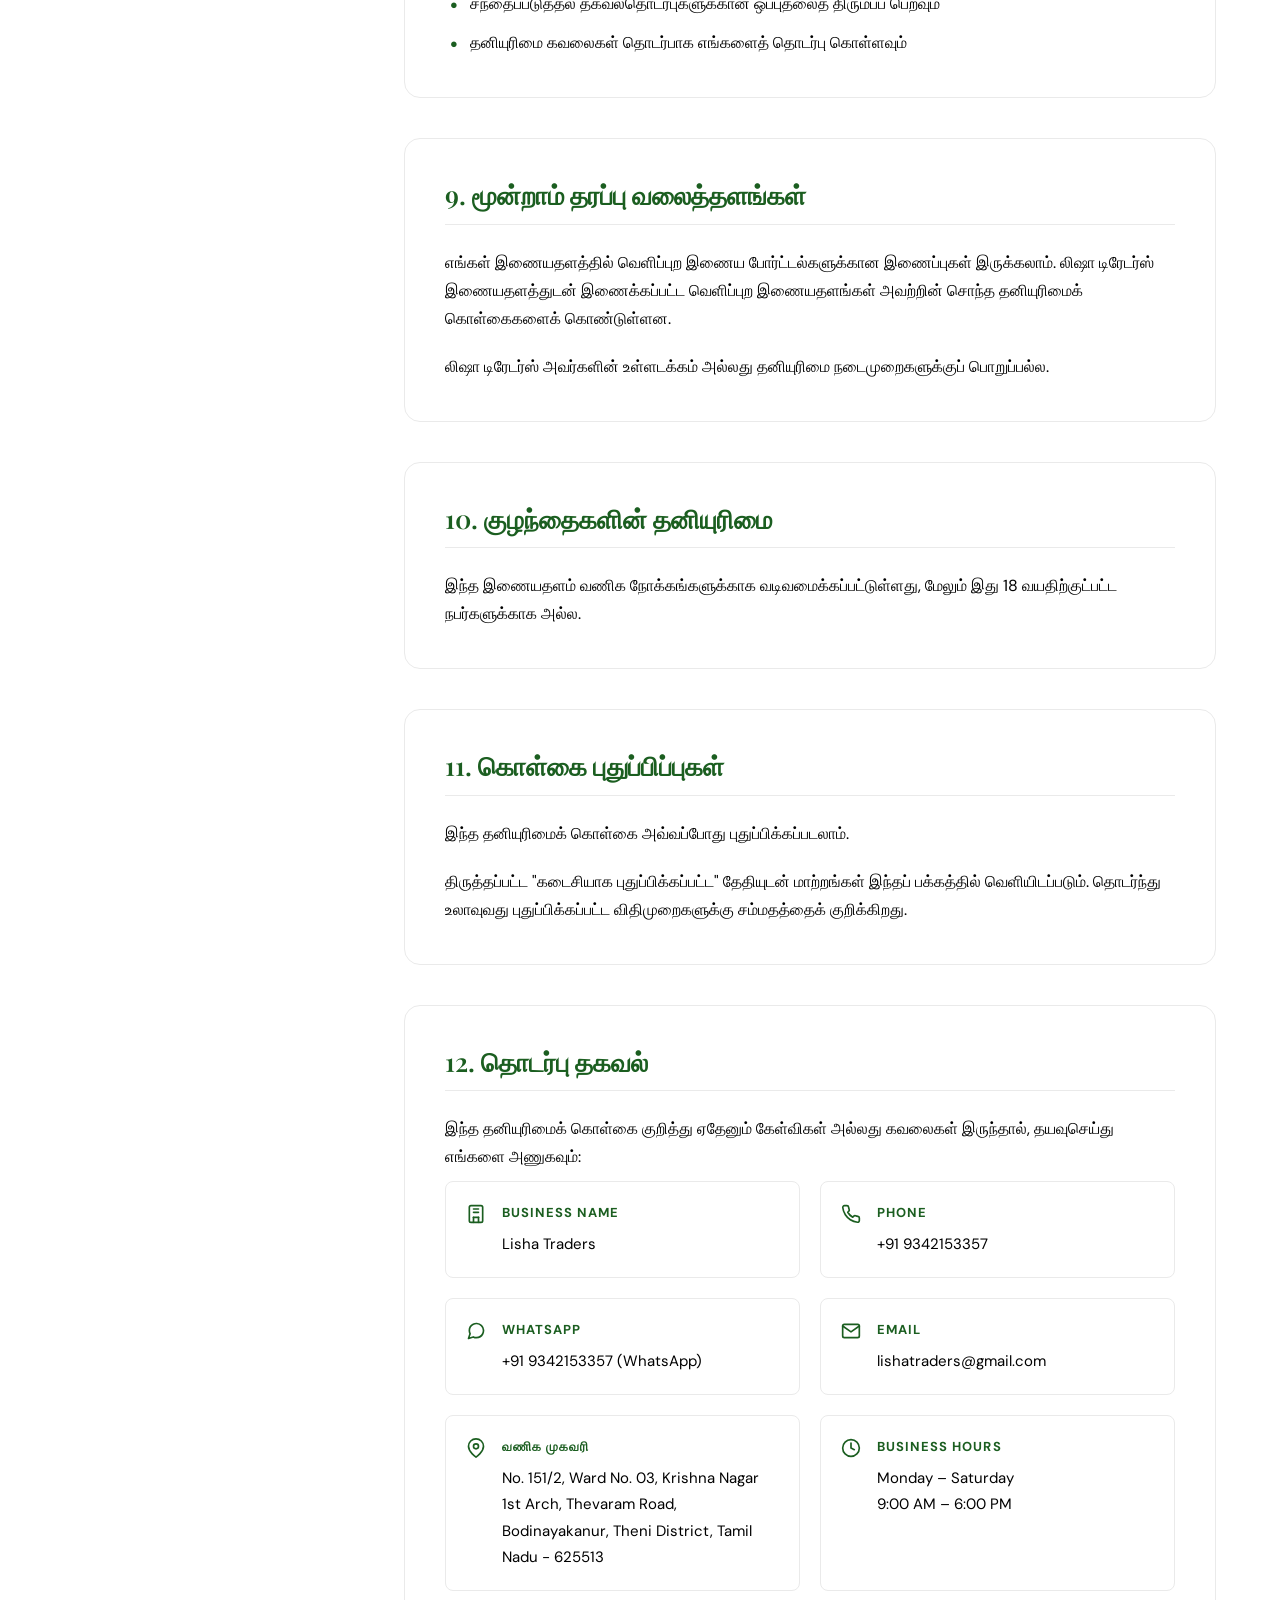
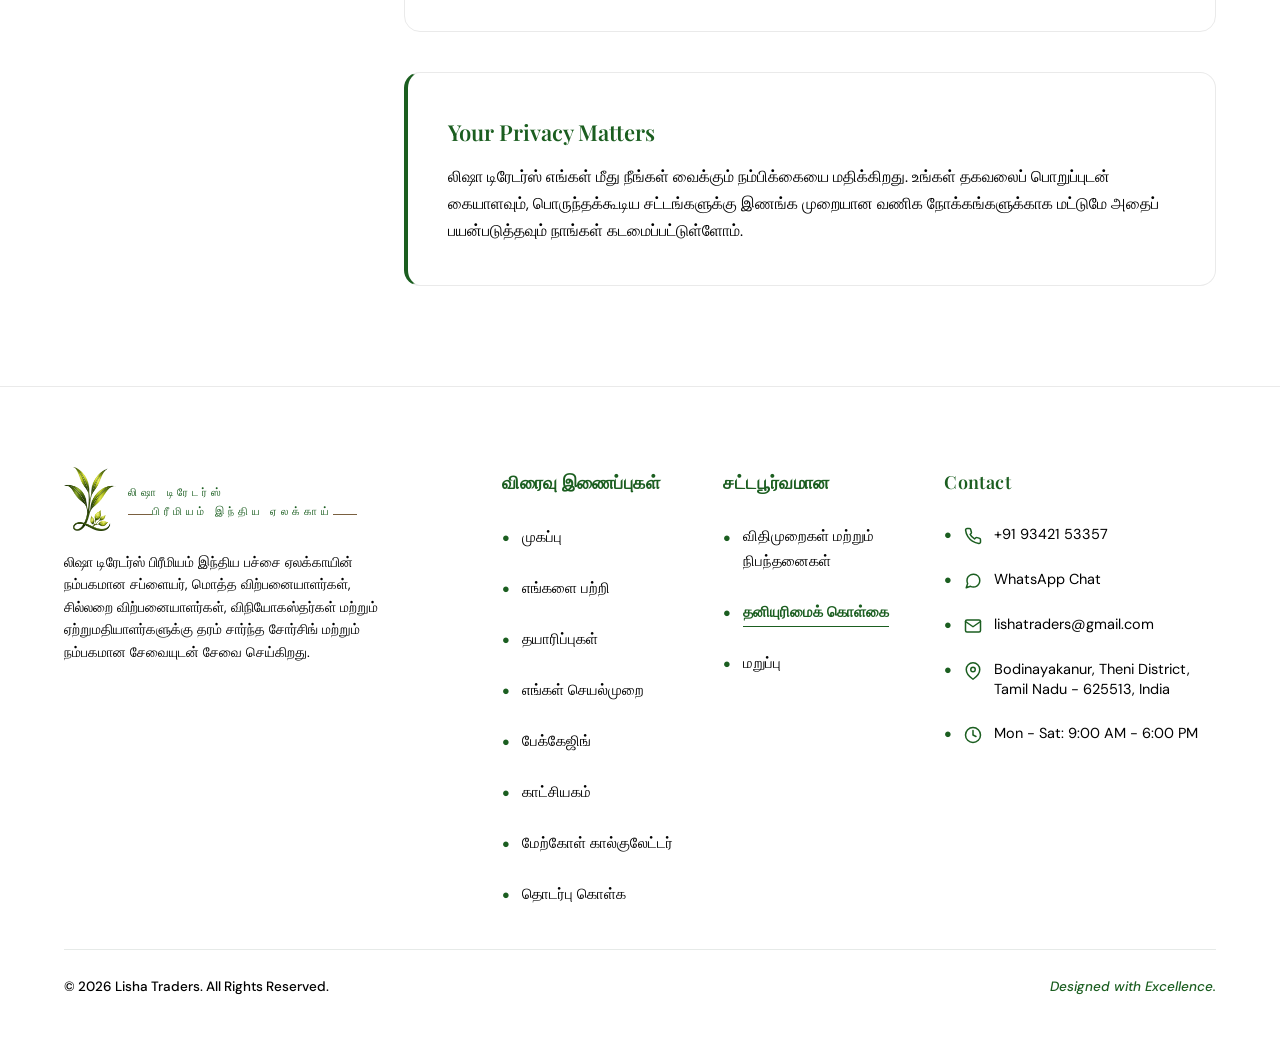
<file: privacy-policy-ta.html>
<!DOCTYPE html>

<html lang="ta">
<head>
<meta charset="utf-8"/>
<meta content="width=device-width, initial-scale=1.0, maximum-scale=1.0, user-scalable=no" name="viewport"/>
<title>தனியுரிமைக் கொள்கை | லிஷா டிரேடர்ஸ் - போடிநாயக்கனூர்</title>
<meta name="description" content="லிஷா டிரேடர்ஸின் தனியுரிமைக் கொள்கை: உங்கள் வணிகத் தரவு மற்றும் மாதிரி ஆர்டர் தகவல்கள் எவ்வாறு பாதுகாக்கப்படுகின்றன என்பதை அறிக."/>
<link href="assets/logo.png?v=13" rel="icon" type="image/png"/>
  <link rel="canonical" href="https://lishatraders.github.io/LT/privacy-policy-ta.html">
  <link rel="alternate" hreflang="en" href="https://lishatraders.github.io/LT/privacy-policy.html">
  <link rel="alternate" hreflang="hi" href="https://lishatraders.github.io/LT/privacy-policy-hi.html">
  <link rel="alternate" hreflang="ta" href="https://lishatraders.github.io/LT/privacy-policy-ta.html">
  <link rel="alternate" hreflang="x-default" href="https://lishatraders.github.io/LT/privacy-policy.html">
<!-- Open Graph / Facebook -->
<meta content="website" property="og:type"/>
<meta content="https://lishatraders.github.io/LT/privacy-policy.html" property="og:url"/>
<meta content="Privacy Policy | Lisha Traders" property="og:title"/>
<meta content="Read the Privacy Policy of Lisha Traders. Learn how we collect, store, and protect your personal and business data securely." property="og:description"/>
<meta content="https://lishatraders.github.io/LT/assets/hero_cardamom.png" property="og:image"/>
<!-- Twitter -->
<meta content="summary_large_image" property="twitter:card"/>
<meta content="https://lishatraders.github.io/LT/privacy-policy.html" property="twitter:url"/>
<meta content="Privacy Policy | Lisha Traders" property="twitter:title"/>
<meta content="Read the Privacy Policy of Lisha Traders. Learn how we collect, store, and protect your personal and business data securely." property="twitter:description"/>
<meta content="https://lishatraders.github.io/LT/assets/hero_cardamom.png" property="twitter:image"/>
<!-- Preconnect and Load Fonts -->
<link href="https://fonts.googleapis.com" rel="preconnect"/>
<link crossorigin="" href="https://fonts.gstatic.com" rel="preconnect"/>
<link href="https://fonts.googleapis.com/css2?family=Playfair+Display:ital,wght@0,500;0,600;0,700;1,500&amp;family=DM+Sans:wght@400;500;600;700&amp;family=Cinzel+Decorative:wght@700&amp;family=Praise&amp;display=swap" rel="stylesheet"/>
<!-- Inherit Main Website Structure Stylesheet -->
<link href="style.css?v=8.9" rel="stylesheet"/>
<style>
    /* Override main site colors to strictly enforce the black/white/green policy theme */
    :root {
      --cream: #FFFFFF;
      --white: #FFFFFF;
      --ink: #000000;
      --muted: #000000;
      --green-900: #1B5E20;
      --green-800: #1B5E20;
      --green-700: #1B5E20;
      --green-600: #1B5E20;
      --green-500: #1B5E20;
      --gold: #1B5E20;
      --gold-dark: #1B5E20;
      --line: #EAEAEA;
      --line-light: #EAEAEA;
      --green-accent: #1B5E20;
      --text-black: #000000;
      --border-color: #EAEAEA;
      --radius-card: 16px;
    }

    body {
      background: var(--white) !important;
      color: var(--text-black) !important;
      font-family: var(--font-sans);
      line-height: 1.75;
      font-size: 16px;
    }

    /* Page container adjustments */
    .wrap {
      max-width: 1200px;
      margin: 0 auto;
      padding: 0 24px;
    }

    /* Logo & Back Btn Alignment */
    .header-container {
      display: flex;
      justify-content: space-between;
      align-items: center;
      padding: 16px 0;
    }

    .logo {
      font-family: var(--font-serif);
      font-size: 26px;
      font-weight: 700;
      color: var(--green-accent) !important;
      text-decoration: none;
      letter-spacing: 0.05em;
      line-height: 0.95;
      display: flex;
      flex-direction: column;
    }

    .logo span {
      font-family: var(--font-sans);
      font-size: 10px;
      font-weight: 600;
      color: var(--green-accent) !important;
      letter-spacing: 0.35em;
      margin-top: 2px;
    }

    .back-btn {
      color: var(--green-accent);
      text-decoration: none;
      font-weight: 600;
      font-size: 14.5px;
      display: flex;
      align-items: center;
      gap: 6px;
      transition: opacity 0.3s;
    }

    .back-btn:hover {
      opacity: 0.8;
    }

    /* Hero Section */
    .hero-section {
      padding: 90px 0 60px;
      border-bottom: 1px solid var(--border-color);
      background: var(--white);
    }

    .hero-label {
      color: var(--green-accent);
      font-size: 13px;
      font-weight: 700;
      letter-spacing: 0.2em;
      text-transform: uppercase;
      display: block;
      margin-bottom: 12px;
    }

    h1 {
      font-family: var(--font-serif);
      font-size: 48px;
      color: var(--green-accent);
      font-weight: 700;
      line-height: 1.2;
      margin-bottom: 24px;
    }

    .hero-desc {
      font-size: 18px;
      color: var(--text-black);
      max-width: 750px;
      margin-bottom: 30px;
      line-height: 1.65;
    }

    .meta-info {
      display: flex;
      gap: 30px;
      font-size: 14.5px;
      color: var(--text-black);
      border-top: 1px solid var(--border-color);
      padding-top: 20px;
      display: inline-flex;
    }

    .meta-info strong {
      font-weight: 700;
      color: var(--green-accent);
    }

    /* Main Grid */
    .main-grid {
      display: grid;
      grid-template-columns: 280px 1fr;
      gap: 60px;
      padding: 80px 0 100px;
      align-items: start;
    }

    /* Sticky Sidebar Navigation */
    .sidebar {
      position: sticky;
      top: 110px;
      max-height: calc(100vh - 150px);
      overflow-y: auto;
      padding-right: 15px;
      border-right: 1px solid var(--border-color);
    }

    .sidebar h4 {
      font-family: var(--font-serif);
      font-size: 16px;
      color: var(--green-accent);
      margin-bottom: 20px;
      font-weight: 600;
      letter-spacing: 0.05em;
    }

    .toc-list {
      list-style: none;
      display: flex;
      flex-direction: column;
      gap: 12px;
    }

    .toc-list a {
      color: var(--green-accent);
      opacity: 0.6;
      text-decoration: none;
      font-size: 14.5px;
      font-weight: 500;
      transition: opacity 0.3s, padding-left 0.3s;
      display: block;
    }

    .toc-list a:hover,
    .toc-list a.active {
      opacity: 1;
      font-weight: 600;
      padding-left: 6px;
    }

    /* Collapsible Mobile TOC elements */
    .toc-toggle {
      display: none;
      position: fixed;
      bottom: 24px;
      right: 24px;
      z-index: 999;
      background: var(--white);
      border: 1px solid var(--green-accent);
      color: var(--green-accent);
      font-weight: 600;
      padding: 12px 20px;
      border-radius: 30px;
      box-shadow: 0 4px 16px rgba(27, 94, 32, 0.15);
      cursor: pointer;
      align-items: center;
      gap: 8px;
      font-size: 14.5px;
      font-family: var(--font-sans);
      transition: transform 0.2s, box-shadow 0.2s;
    }

    .toc-toggle:hover {
      transform: translateY(-2px);
      box-shadow: 0 6px 20px rgba(27, 94, 32, 0.2);
    }

    .close-toc {
      display: none;
    }

    .sidebar-overlay {
      display: none;
    }

    /* Content Area */
    .content-area {
      max-width: 900px;
      display: flex;
      flex-direction: column;
      gap: 40px;
    }

    .policy-section {
      background: var(--white);
      border: 1px solid var(--border-color);
      border-radius: var(--radius-card);
      padding: 40px;
      scroll-margin-top: 125px;
      transition: border-color 0.3s, box-shadow 0.3s;
    }

    .policy-section:hover {
      border-color: var(--green-accent);
      box-shadow: 0 4px 24px rgba(27, 94, 32, 0.02);
    }

    h2 {
      font-family: var(--font-serif);
      font-size: 26px;
      color: var(--green-accent);
      margin-bottom: 24px;
      font-weight: 600;
      padding-bottom: 12px;
      border-bottom: 1px solid var(--border-color);
    }

    p {
      margin-bottom: 20px;
      color: var(--text-black);
      font-size: 16px;
    }

    p:last-of-type {
      margin-bottom: 0;
    }

    ul {
      list-style: none;
      margin-bottom: 25px;
      padding-left: 5px;
    }

    ul:last-child {
      margin-bottom: 0;
    }

    ul li {
      position: relative;
      padding-left: 20px;
      margin-bottom: 12px;
      font-size: 15.5px;
      color: var(--text-black);
    }

    ul li:last-child {
      margin-bottom: 0;
    }

    ul li::before {
      content: "•";
      color: var(--green-accent);
      font-weight: bold;
      font-size: 20px;
      position: absolute;
      left: 0;
      top: -3px;
    }

    /* Section 2 Card Layout Grid */
    .info-grid {
      display: grid;
      grid-template-columns: repeat(auto-fit, minmax(240px, 1fr));
      gap: 20px;
      margin-top: 24px;
    }

    .info-card {
      background: var(--white);
      border: 1px solid var(--border-color);
      border-radius: var(--radius-card);
      padding: 24px;
      transition: border-color 0.3s, transform 0.3s;
    }

    .info-card:hover {
      border-color: var(--green-accent);
      transform: translateY(-2px);
    }

    .info-card h3 {
      font-family: var(--font-serif);
      font-size: 19px;
      color: var(--green-accent);
      margin-bottom: 16px;
      font-weight: 600;
    }

    .info-card ul {
      margin-bottom: 0;
      padding-left: 0;
    }

    /* Section 3 Checkmark list and Green Notice */
    .checkmark-list {
      list-style: none;
      padding-left: 0;
      margin-bottom: 20px;
    }

    .checkmark-list li {
      position: relative;
      padding-left: 26px;
      margin-bottom: 12px;
      font-size: 15.5px;
      color: var(--text-black);
    }

    .checkmark-list li::before {
      content: "✓";
      color: var(--green-accent);
      font-weight: 700;
      position: absolute;
      left: 0;
      top: 0;
      font-size: 16px;
    }

    .green-notice {
      background: var(--white);
      border: 1px solid var(--border-color);
      border-left: 4px solid var(--green-accent);
      border-radius: var(--radius-sm);
      padding: 20px;
      margin-top: 25px;
      color: var(--green-accent);
      font-weight: 600;
      font-size: 15.5px;
    }

    /* Contact Card details (outline icons) */
    .contact-card-grid {
      display: grid;
      grid-template-columns: repeat(auto-fit, minmax(260px, 1fr));
      gap: 20px;
      margin-top: 10px;
    }

    .contact-card-item {
      display: flex;
      gap: 16px;
      align-items: flex-start;
      padding: 20px;
      border-radius: var(--radius-sm);
      border: 1px solid var(--border-color);
      background: var(--white);
      transition: border-color 0.3s;
    }

    .contact-card-item:hover {
      border-color: var(--green-accent);
    }

    .contact-svg {
      color: var(--green-accent);
      margin-top: 2px;
      flex-shrink: 0;
    }

    .contact-card-details strong {
      display: block;
      font-size: 13px;
      color: var(--green-accent);
      text-transform: uppercase;
      letter-spacing: 0.08em;
      margin-bottom: 6px;
    }

    .contact-card-details {
      font-size: 15px;
      color: var(--text-black);
    }

    .contact-card-details a {
      color: var(--green-accent);
      text-decoration: none;
      font-weight: 500;
      transition: opacity 0.3s;
    }

    .contact-card-details a:hover {
      text-decoration: underline;
      opacity: 0.8;
    }

    /* Bottom Highlight Notice */
    .bottom-notice-box {
      background: var(--white);
      border: 1px solid var(--border-color);
      border-left: 4px solid var(--green-accent);
      border-radius: var(--radius-card);
      padding: 40px;
      transition: box-shadow 0.3s;
    }

    .bottom-notice-box:hover {
      box-shadow: 0 4px 24px rgba(27, 94, 32, 0.02);
    }

    .bottom-notice-title {
      font-family: var(--font-serif);
      font-size: 22px;
      color: var(--green-accent);
      font-weight: 600;
      margin-bottom: 12px;
    }

    .bottom-notice-box p {
      margin: 0;
      font-size: 15.5px;
      color: var(--text-black);
    }

    /* Commercial Clause Text Box */
    .commercial-clause {
      font-style: italic;
      font-size: 14.5px;
      color: var(--text-black);
      opacity: 0.8;
      border-top: 1px solid var(--border-color);
      padding-top: 15px;
      margin-top: 20px;
    }

    /* Highlight Active Footer Link */
    .footer-links-list a.active-footer-link {
      color: var(--green-accent) !important;
      font-weight: 600;
    }

    .footer-links-list a.active-footer-link::after {
      width: 100% !important;
      background-color: var(--green-accent) !important;
    }

    /* Scroll animations */
    .fade-up {
      opacity: 0;
      transform: translateY(24px);
      transition: opacity 0.7s cubic-bezier(0.16, 1, 0.3, 1), transform 0.7s cubic-bezier(0.16, 1, 0.3, 1);
    }

    .fade-up.visible {
      opacity: 1;
      transform: translateY(0);
    }

    /* Responsive adjustments */
    @media (max-width: 992px) {
      .main-grid {
        grid-template-columns: 1fr;
        gap: 40px;
        padding: 50px 0 80px;
      }

      /* Collapsible Drawer Sidebar */
      .sidebar {
        position: fixed;
        top: 0;
        left: -320px;
        width: 300px;
        height: 100vh;
        background: var(--white);
        z-index: 1000;
        padding: 40px 24px;
        box-shadow: 4px 0 24px rgba(0, 0, 0, 0.08);
        transition: left 0.4s cubic-bezier(0.16, 1, 0.3, 1);
        border-right: 1px solid var(--border-color);
        display: flex;
        flex-direction: column;
        gap: 20px;
        overflow-y: auto;
      }

      .sidebar.open {
        left: 0;
      }

      .close-toc {
        display: block !important;
        position: absolute;
        top: 20px;
        right: 20px;
        background: none;
        border: none;
        font-size: 22px;
        color: var(--green-accent);
        cursor: pointer;
        font-weight: bold;
      }

      .sidebar-overlay {
        display: block;
        position: fixed;
        top: 0;
        left: 0;
        width: 100vw;
        height: 100vh;
        background: rgba(0, 0, 0, 0.4);
        z-index: 999;
        opacity: 0;
        pointer-events: none;
        transition: opacity 0.4s ease;
      }

      .sidebar-overlay.open {
        opacity: 1;
        pointer-events: auto;
      }

      .toc-toggle {
        display: flex !important;
      }

      .hero-section {
        padding: 60px 0 40px;
      }

      h1 {
        font-size: 38px;
      }

      .policy-section {
        padding: 30px 24px;
      }

      .bottom-notice-box {
        padding: 30px 24px;
      }
    }

    @media (max-width: 576px) {
      h1 {
        font-size: 32px;
        margin-bottom: 16px;
      }

      .hero-desc {
        font-size: 16px;
      }

      h2 {
        font-size: 22px;
        margin-bottom: 18px;
      }

      .meta-info {
        flex-direction: column;
        gap: 8px;
        padding-top: 16px;
        width: 100%;
      }

      .info-grid {
        grid-template-columns: 1fr;
      }

      .contact-card-grid {
        grid-template-columns: 1fr;
        gap: 16px;
      }
    }
  </style>
</head>
<body>
<!-- HEADER -->
<header>
<div class="wrap header-container">
<a class="logo brand-logo" href="index.html">
<img alt="Lisha Traders Logo" class="logo-img" src="assets/logo.png?v=13"/>
<div class="logo-text">
<span class="brand-title">லிஷா டிரேடர்ஸ்</span>
<span class="brand-subtitle">பிரீமியம் இந்திய ஏலக்காய்</span>
</div>
</a>
<a class="back-btn" href="index.html">
        ← முகப்புக்குத் திரும்பு
      </a>
</div>
</header>
<!-- PAGE HERO -->
<section class="hero-section">
<div class="wrap">
<span class="hero-label">சட்டபூர்வமான</span>
<h1>தனியுரிமைக் கொள்கை</h1>
<p class="hero-desc">
        லிஷா டிரேடர்ஸில், நாங்கள் உங்கள் தனியுரிமையை மதிக்கிறோம், மேலும் நீங்கள் எங்களுடன் பகிரும் தனிப்பட்ட மற்றும் வணிகத் தகவல்களைப் பாதுகாக்க கடமைப்பட்டுள்ளோம். எங்கள் இணையதளத்துடன் நீங்கள் தொடர்பு கொள்ளும்போது உங்கள் தகவலை நாங்கள் எவ்வாறு சேகரிக்கிறோம், பயன்படுத்துகிறோம், சேமிக்கிறோம் மற்றும் பாதுகாக்கிறோம் என்பதை இந்த தனியுரிமைக் கொள்கை விளக்குகிறது.
      </p>
<div class="meta-info">
<span><strong>Effective Date:</strong> July 2026</span>
<span><strong>Last Updated:</strong> July 2026</span>
</div>
</div>
</section>
<!-- MAIN CONTAINER (GRID) -->
<div class="wrap">
<div class="main-grid">
<!-- STICKY & COLLAPSIBLE TABLE OF CONTENTS -->
<aside class="sidebar" id="sidebar">
<button aria-label="Close Navigation" class="close-toc" id="close-toc">✕</button>
<h4>Table of Contents</h4>
<ul class="toc-list">
<li><a class="toc-link active" href="#section-1">1. அறிமுகம்</a></li>
<li><a class="toc-link" href="#section-2">2. நாங்கள் சேகரிக்கும் தகவல்</a></li>
<li><a class="toc-link" href="#section-3">3. உங்கள் தகவலை நாங்கள் எவ்வாறு பயன்படுத்துகிறோம்</a></li>
<li><a class="toc-link" href="#section-4">4. குக்கீகள்</a></li>
<li><a class="toc-link" href="#section-5">5. தகவல் பகிர்வு</a></li>
<li><a class="toc-link" href="#section-6">6. தரவு பாதுகாப்பு</a></li>
<li><a class="toc-link" href="#section-7">7. தரவு தக்கவைப்பு</a></li>
<li><a class="toc-link" href="#section-8">8. உங்கள் உரிமைகள்</a></li>
<li><a class="toc-link" href="#section-9">9. மூன்றாம் தரப்பு வலைத்தளங்கள்</a></li>
<li><a class="toc-link" href="#section-10">10. குழந்தைகளின் தனியுரிமை</a></li>
<li><a class="toc-link" href="#section-11">11. கொள்கை புதுப்பிப்புகள்</a></li>
<li><a class="toc-link" href="#section-12">12. தொடர்பு தகவல்</a></li>
</ul>
</aside>
<!-- COLLAPSIBLE MOBILE OVERLAY & TOGGLE BUTTON -->
<div class="sidebar-overlay" id="sidebar-overlay"></div>
<button class="toc-toggle" id="toc-toggle">
<svg fill="none" height="18" stroke="currentColor" stroke-linecap="round" stroke-linejoin="round" stroke-width="2" viewbox="0 0 24 24" width="18"><line x1="3" x2="21" y1="12" y2="12"></line><line x1="3" x2="21" y1="6" y2="6"></line><line x1="3" x2="21" y1="18" y2="18"></line></svg>
        Navigation
      </button>
<!-- CONTENT AREA -->
<main class="content-area">
<!-- SECTION 1 -->
<section class="policy-section fade-up" id="section-1">
<h2>1. அறிமுகம்</h2>
<p>எங்கள் வாடிக்கையாளர்கள், வணிகக் கூட்டாளர்கள் மற்றும் இணையதளப் பார்வையாளர்களின் தனியுரிமையைப் பாதுகாப்பதில் லிஷா டிரேடர்ஸ் கடமைப்பட்டுள்ளது.</p>
<p>எங்கள் வலைத்தளத்தை உலாவுதல், மேற்கோள் கோரிக்கைகளைச் சமர்ப்பித்தல், எங்கள் குழுவைத் தொடர்புகொள்ளுதல் அல்லது எங்களுடன் வணிகம் செய்யும்போது தகவல்கள் எவ்வாறு சேகரிக்கப்படுகின்றன என்பதை இந்த தனியுரிமைக் கொள்கை விளக்குகிறது.</p>
<p>இந்த இணையதளத்தைப் பயன்படுத்துவதன் மூலம், இந்த தனியுரிமைக் கொள்கையில் விவரிக்கப்பட்டுள்ள நடைமுறைகளுக்கு நீங்கள் ஒப்புக்கொள்கிறீர்கள்.</p>
<!-- Commercial disclaimer clause -->
<div class="commercial-clause">
            This Privacy Policy applies only to the use of the Lisha Traders website. Separate commercial transactions, including quotations, orders, invoices, and sales agreements, may contain additional terms governing those transactions.
          </div>
</section>
<!-- SECTION 2 -->
<section class="policy-section fade-up" id="section-2">
<h2>2. நாங்கள் சேகரிக்கும் தகவல்</h2>
<p>எங்கள் இணையதளத்துடன் நீங்கள் எவ்வாறு தொடர்பு கொள்கிறீர்கள் என்பதைப் பொறுத்து வெவ்வேறு வகையான தகவல்களை நாங்கள் சேகரிக்கலாம் மற்றும் செயலாக்கலாம்.</p>
<div class="info-grid">
<!-- Card 1: Personal Info -->
<div class="info-card">
<h3>Personal Information</h3>
<ul>
<li>பெயர்</li>
<li>நிறுவனத்தின் பெயர்</li>
<li>மொபைல் எண்</li>
<li>வாட்ஸ்அப் எண்</li>
<li>மின்னஞ்சல் முகவரி</li>
<li>ஜிஎஸ்டி எண் (தன்னார்வமாக வழங்கப்பட்டால்)</li>
<li>வணிக முகவரி</li>
</ul>
</div>
<!-- Card 2: Business Info -->
<div class="info-card">
<h3>Business Information</h3>
<ul>
<li>தயாரிப்பு தரம்</li>
<li>தேவையான அளவு</li>
<li>பேக்கேஜிங் விருப்பம்</li>
<li>வணிக வகை</li>
<li>டெலிவரி இடம்</li>
</ul>
</div>
<!-- Card 3: Technical Info -->
<div class="info-card">
<h3>Technical Information</h3>
<ul>
<li>ஐபி முகவரி</li>
<li>உலாவி வகை</li>
<li>சாதனத் தகவல்</li>
<li>இயக்க முறைமை</li>
<li>குக்கீகள்</li>
<li>இணையதள பயன்பாட்டுத் தரவு</li>
</ul>
</div>
</div>
</section>
<!-- SECTION 3 -->
<section class="policy-section fade-up" id="section-3">
<h2>3. உங்கள் தகவலை நாங்கள் எவ்வாறு பயன்படுத்துகிறோம்</h2>
<p>வணிகத் தேவைகள் மற்றும் பொருந்தக்கூடிய சட்டங்களுக்கு ஏற்ப உங்கள் தகவல்களை நாங்கள் செயலாக்குகிறோம். நாங்கள் உங்கள் தகவலை இதற்காகப் பயன்படுத்தலாம்:</p>
<ul class="checkmark-list">
<li>✓ மேற்கோள் கோரிக்கைகளுக்கு பதிலளிக்கவும்</li>
<li>✓ உங்கள் விசாரணை தொடர்பாக உங்களைத் தொடர்பு கொள்ளவும்</li>
<li>✓ மொத்த ஆர்டர்களைச் செயலாக்கவும்</li>
<li>✓ வாடிக்கையாளர் ஆதரவை மேம்படுத்தவும்</li>
<li>✓ இணையதள செயல்திறனை மேம்படுத்தவும்</li>
<li>✓ மோசடி நடவடிக்கைகளைத் தடுக்கவும்</li>
<li>✓ சட்டப்பூர்வ கடமைகளை நிறைவேற்றவும்</li>
</ul>
<!-- Highlight Green Notice Box -->
<div class="green-notice">
            Lisha Traders does not sell or rent your personal information to third parties.
          </div>
</section>
<!-- SECTION 4 -->
<section class="policy-section fade-up" id="section-4">
<h2>4. குக்கீகள்</h2>
<p>பயனர் அமர்வுகள் பற்றிய தரவைச் சேகரிக்கவும் பாதுகாப்பை மேம்படுத்தவும் எங்கள் இணையதளம் குக்கீகளைப் பயன்படுத்தலாம். குக்கீகள் இதற்குப் பயன்படுத்தப்படலாம்:</p>
<ul>
<li>உலாவுதல் அனுபவத்தை மேம்படுத்தவும்</li>
<li>விருப்பங்களை நினைவில் கொள்க</li>
<li>இணையதள போக்குவரத்தை பகுப்பாய்வு செய்யவும்</li>
<li>இணையதள செயல்திறனை மேம்படுத்தவும்</li>
</ul>
<p>உலாவி அமைப்புகள் மூலம் பயனர்கள் குக்கீகளை முடக்கலாம். குக்கீகளை முடக்குவது எங்கள் இணையதளத்தில் உள்ள சில கூறுகளின் செயல்பாட்டைப் பாதிக்கலாம்.</p>
</section>
<!-- SECTION 5 -->
<section class="policy-section fade-up" id="section-5">
<h2>5. தகவல் பகிர்வு</h2>
<p>சந்தைப்படுத்தல் அல்லது விளம்பர நோக்கங்களுக்காக உங்கள் தகவலை நாங்கள் பகிர மாட்டோம். தேவைப்படும்போது மட்டுமே நாங்கள் தகவல்களைப் பகிரலாம்:</p>
<ul>
<li>டெலிவரி பார்ட்னர்கள்</li>
<li>பணம் செலுத்தும் வழங்குநர்கள்</li>
<li>சட்டப்பூர்வமாக தேவைப்படும் போது அரசு அதிகாரிகள்</li>
<li>இணையதளத்தை ஆதரிக்கும் தொழில்நுட்ப சேவை வழங்குநர்கள்</li>
</ul>
<p>நாங்கள் ஒருபோதும் வாடிக்கையாளர் தகவல்களை விற்பதில்லை.</p>
</section>
<!-- SECTION 6 -->
<section class="policy-section fade-up" id="section-6">
<h2>6. தரவு பாதுகாப்பு</h2>
<p>அங்கீகரிக்கப்படாத அணுகல், தவறான பயன்பாடு அல்லது இழப்பு ஆகியவற்றிலிருந்து தகவல்களைப் பாதுகாக்க லிஷா டிரேடர்ஸ் நியாயமான நிர்வாக, தொழில்நுட்ப மற்றும் நிறுவன நடவடிக்கைகளைப் பயன்படுத்துகிறது.</p>
<p>எலக்ட்ரானிக் பரிமாற்றம் அல்லது சேமிப்பகத்தின் எந்த முறையும் முற்றிலும் பாதுகாப்பானது அல்ல. உங்கள் தகவல்களைப் பாதுகாக்க நாங்கள் பாடுபடுகையில், முழுமையான பாதுகாப்பிற்கு நாங்கள் உத்தரவாதம் அளிக்க முடியாது.</p>
</section>
<!-- SECTION 7 -->
<section class="policy-section fade-up" id="section-7">
<h2>7. தரவு தக்கவைப்பு</h2>
<p>உங்கள் தகவலை தேவையான வரை மட்டுமே நாங்கள் வைத்திருக்கிறோம். வணிகத் தகவல்கள் இதற்குத் தேவையான வரை மட்டுமே தக்கவைக்கப்படும்:</p>
<ul>
<li>விசாரணைகளுக்கு பதிலளிக்கவும்</li>
<li>பரிவர்த்தனைகளை முடிக்க</li>
<li>கணக்கியல் பதிவுகளை பராமரிக்கவும்</li>
<li>வரி மற்றும் சட்டத் தேவைகளைப் பூர்த்தி செய்யுங்கள்</li>
<li>மோதல்களைத் தீர்க்கவும்</li>
</ul>
</section>
<!-- SECTION 8 -->
<section class="policy-section fade-up" id="section-8">
<h2>8. உங்கள் உரிமைகள்</h2>
<p>உங்கள் தனிப்பட்ட மற்றும் வணிகத் தரவு தொடர்பான உங்கள் உரிமைகளை நாங்கள் மதிக்கிறோம். பார்வையாளர்கள் இதைக் கோரலாம்:</p>
<ul>
<li>அவர்களின் தகவலை அணுகவும்</li>
<li>துல்லியமற்ற தகவலை சரிசெய்யவும்</li>
<li>சட்டப்பூர்வமாக அனுமதிக்கப்பட்ட இடங்களில் நீக்குமாறு கோரவும்</li>
<li>சந்தைப்படுத்தல் தகவல்தொடர்புகளுக்கான ஒப்புதலைத் திரும்பப் பெறவும்</li>
<li>தனியுரிமை கவலைகள் தொடர்பாக எங்களைத் தொடர்பு கொள்ளவும்</li>
</ul>
</section>
<!-- SECTION 9 -->
<section class="policy-section fade-up" id="section-9">
<h2>9. மூன்றாம் தரப்பு வலைத்தளங்கள்</h2>
<p>எங்கள் இணையதளத்தில் வெளிப்புற இணைய போர்ட்டல்களுக்கான இணைப்புகள் இருக்கலாம். லிஷா டிரேடர்ஸ் இணையதளத்துடன் இணைக்கப்பட்ட வெளிப்புற இணையதளங்கள் அவற்றின் சொந்த தனியுரிமைக் கொள்கைகளைக் கொண்டுள்ளன.</p>
<p>லிஷா டிரேடர்ஸ் அவர்களின் உள்ளடக்கம் அல்லது தனியுரிமை நடைமுறைகளுக்குப் பொறுப்பல்ல.</p>
</section>
<!-- SECTION 10 -->
<section class="policy-section fade-up" id="section-10">
<h2>10. குழந்தைகளின் தனியுரிமை</h2>
<p>இந்த இணையதளம் வணிக நோக்கங்களுக்காக வடிவமைக்கப்பட்டுள்ளது, மேலும் இது 18 வயதிற்குட்பட்ட நபர்களுக்காக அல்ல.</p>
</section>
<!-- SECTION 11 -->
<section class="policy-section fade-up" id="section-11">
<h2>11. கொள்கை புதுப்பிப்புகள்</h2>
<p>இந்த தனியுரிமைக் கொள்கை அவ்வப்போது புதுப்பிக்கப்படலாம்.</p>
<p>திருத்தப்பட்ட "கடைசியாக புதுப்பிக்கப்பட்ட" தேதியுடன் மாற்றங்கள் இந்தப் பக்கத்தில் வெளியிடப்படும். தொடர்ந்து உலாவுவது புதுப்பிக்கப்பட்ட விதிமுறைகளுக்கு சம்மதத்தைக் குறிக்கிறது.</p>
</section>
<!-- SECTION 12 -->
<section class="policy-section fade-up" id="section-12">
<h2>12. தொடர்பு தகவல்</h2>
<p>இந்த தனியுரிமைக் கொள்கை குறித்து ஏதேனும் கேள்விகள் அல்லது கவலைகள் இருந்தால், தயவுசெய்து எங்களை அணுகவும்:</p>
<div class="contact-card-grid">
<div class="contact-card-item">
<!-- Building Icon -->
<svg class="contact-svg" fill="none" height="20" stroke="currentColor" stroke-linecap="round" stroke-linejoin="round" stroke-width="2" viewbox="0 0 24 24" width="20"><rect height="20" rx="2" ry="2" width="16" x="4" y="2"></rect><line x1="9" x2="9" y1="22" y2="16"></line><line x1="15" x2="15" y1="22" y2="16"></line><line x1="9" x2="15" y1="16" y2="16"></line><path d="M9 6h6"></path><path d="M9 10h6"></path></svg>
<div class="contact-card-details">
<strong>Business Name</strong>
                Lisha Traders
              </div>
</div>
<div class="contact-card-item">
<!-- Phone Icon -->
<svg class="contact-svg" fill="none" height="20" stroke="currentColor" stroke-linecap="round" stroke-linejoin="round" stroke-width="2" viewbox="0 0 24 24" width="20"><path d="M22 16.92v3a2 2 0 0 1-2.18 2 19.79 19.79 0 0 1-8.63-3.07 19.5 19.5 0 0 1-6-6 19.79 19.79 0 0 1-3.07-8.67A2 2 0 0 1 4.11 2h3a2 2 0 0 1 2 1.72 12.84 12.84 0 0 0 .7 2.81 2 2 0 0 1-.45 2.11L8.09 9.91a16 16 0 0 0 6 6l1.27-1.27a2 2 0 0 1 2.11-.45 12.84 12.84 0 0 0 2.81.7A2 2 0 0 1 22 16.92z"></path></svg>
<div class="contact-card-details">
<strong>Phone</strong>
                +91 9342153357
              </div>
</div>
<div class="contact-card-item">
<!-- WhatsApp Icon -->
<svg class="contact-svg" fill="none" height="20" stroke="currentColor" stroke-linecap="round" stroke-linejoin="round" stroke-width="2" viewbox="0 0 24 24" width="20"><path d="M21 11.5a8.38 8.38 0 0 1-.9 3.8 8.5 8.5 0 0 1-7.6 4.7 8.38 8.38 0 0 1-3.8-.9L3 21l1.9-5.7a8.38 8.38 0 0 1-.9-3.8 8.5 8.5 0 0 1 4.7-7.6 8.38 8.38 0 0 1 3.8-.9h.5a8.48 8.48 0 0 1 8 8v.5z"></path></svg>
<div class="contact-card-details">
<strong>WhatsApp</strong>
                +91 9342153357 (WhatsApp)
              </div>
</div>
<div class="contact-card-item">
<!-- Envelope Icon -->
<svg class="contact-svg" fill="none" height="20" stroke="currentColor" stroke-linecap="round" stroke-linejoin="round" stroke-width="2" viewbox="0 0 24 24" width="20"><path d="M4 4h16c1.1 0 2 .9 2 2v12c0 1.1-.9 2-2 2H4c-1.1 0-2-.9-2-2V6c0-1.1.9-2 2-2z"></path><polyline points="22,6 12,13 2,6"></polyline></svg>
<div class="contact-card-details">
<strong>Email</strong>
                lishatraders@gmail.com
              </div>
</div>
<div class="contact-card-item">
<!-- Pin Location Icon -->
<svg class="contact-svg" fill="none" height="20" stroke="currentColor" stroke-linecap="round" stroke-linejoin="round" stroke-width="2" viewbox="0 0 24 24" width="20"><path d="M21 10c0 7-9 13-9 13s-9-6-9-13a9 9 0 0 1 18 0z"></path><circle cx="12" cy="10" r="3"></circle></svg>
<div class="contact-card-details">
<strong>வணிக முகவரி</strong>
                No. 151/2, Ward No. 03, Krishna Nagar 1st Arch, Thevaram Road, Bodinayakanur, Theni District, Tamil Nadu - 625513
              </div>
</div>
<div class="contact-card-item">
<!-- Clock Icon -->
<svg class="contact-svg" fill="none" height="20" stroke="currentColor" stroke-linecap="round" stroke-linejoin="round" stroke-width="2" viewbox="0 0 24 24" width="20"><circle cx="12" cy="12" r="10"></circle><polyline points="12 6 12 12 16 14"></polyline></svg>
<div class="contact-card-details">
<strong>Business Hours</strong>
                Monday – Saturday<br/>9:00 AM – 6:00 PM
              </div>
</div>
</div>
</section>
<!-- BOTTOM NOTICE -->
<div class="bottom-notice-box fade-up">
<div class="bottom-notice-title">Your Privacy Matters</div>
<p>
            லிஷா டிரேடர்ஸ் எங்கள் மீது நீங்கள் வைக்கும் நம்பிக்கையை மதிக்கிறது. உங்கள் தகவலைப் பொறுப்புடன் கையாளவும், பொருந்தக்கூடிய சட்டங்களுக்கு இணங்க முறையான வணிக நோக்கங்களுக்காக மட்டுமே அதைப் பயன்படுத்தவும் நாங்கள் கடமைப்பட்டுள்ளோம்.
          </p>
</div>
</main>
</div>
</div>
<!-- FOOTER -->
<footer class="premium-footer">
<div class="wrap">
<div class="footer-grid-redesign">
<!-- Column 1: Company -->
<div class="footer-col company-col">
<div class="foot-logo-redesign brand-logo">
<img alt="Lisha Traders Logo" class="foot-logo-img" src="assets/logo.png?v=13"/>
<div class="logo-text">
<span class="brand-title">லிஷா டிரேடர்ஸ்</span>
<span class="brand-subtitle">பிரீமியம் இந்திய ஏலக்காய்</span>
</div>
</div>
<p class="foot-description">
            லிஷா டிரேடர்ஸ் பிரீமியம் இந்திய பச்சை ஏலக்காயின் நம்பகமான சப்ளையர், மொத்த விற்பனையாளர்கள், சில்லறை விற்பனையாளர்கள், விநியோகஸ்தர்கள் மற்றும் ஏற்றுமதியாளர்களுக்கு தரம் சார்ந்த சோர்சிங் மற்றும் நம்பகமான சேவையுடன் சேவை செய்கிறது.
          </p>
</div>
<!-- Column 2: Quick Links -->
<div class="footer-col links-col">
<h5>விரைவு இணைப்புகள்</h5>
<ul class="footer-links-list">
<li><a href="index.html#hero">முகப்பு</a></li>
<li><a href="index.html#why">எங்களை பற்றி</a></li>
<li><a href="index.html#products">தயாரிப்புகள்</a></li>
<li><a href="index.html#process">எங்கள் செயல்முறை</a></li>
<li><a href="index.html#pack">பேக்கேஜிங்</a></li>
<li><a href="index.html#gallery">காட்சியகம்</a></li>
<li><a href="index.html#calculator">மேற்கோள் கால்குலேட்டர்</a></li>
<li><a href="index.html#contact">தொடர்பு கொள்க</a></li>
</ul>
</div>
<!-- Column 3: Legal -->
<div class="footer-col links-col">
<h5>சட்டபூர்வமான</h5>
<ul class="footer-links-list">
<li><a href="terms-and-conditions-ta.html" target="_blank">விதிமுறைகள் மற்றும் நிபந்தனைகள்</a></li>
<li><a class="active-footer-link" href="privacy-policy-ta.html">தனியுரிமைக் கொள்கை</a></li>
<li><a href="disclaimer-ta.html" target="_blank">மறுப்பு</a></li>
</ul>
</div>
<!-- Column 4: Contact Info -->
<div class="footer-col contact-col">
<h5>Contact</h5>
<ul class="footer-contact-list">
<li>
<svg fill="none" height="18" stroke="currentColor" stroke-linecap="round" stroke-linejoin="round" stroke-width="2" viewbox="0 0 24 24" width="18"><path d="M22 16.92v3a2 2 0 0 1-2.18 2 19.79 19.79 0 0 1-8.63-3.07 19.5 19.5 0 0 1-6-6 19.79 19.79 0 0 1-3.07-8.67A2 2 0 0 1 4.11 2h3a2 2 0 0 1 2 1.72 12.84 12.84 0 0 0 .7 2.81 2 2 0 0 1-.45 2.11L8.09 9.91a16 16 0 0 0 6 6l1.27-1.27a2 2 0 0 1 2.11-.45 12.84 12.84 0 0 0 2.81.7A2 2 0 0 1 22 16.92z"></path></svg>
<a href="tel:+919342153357">+91 93421 53357</a>
</li>
<li>
<svg fill="none" height="18" stroke="currentColor" stroke-linecap="round" stroke-linejoin="round" stroke-width="2" viewbox="0 0 24 24" width="18"><path d="M21 11.5a8.38 8.38 0 0 1-.9 3.8 8.5 8.5 0 0 1-7.6 4.7 8.38 8.38 0 0 1-3.8-.9L3 21l1.9-5.7a8.38 8.38 0 0 1-.9-3.8 8.5 8.5 0 0 1 4.7-7.6 8.38 8.38 0 0 1 3.8-.9h.5a8.48 8.48 0 0 1 8 8v.5z"></path></svg>
<a href="https://wa.me/919342153357" target="_blank">WhatsApp Chat</a>
</li>
<li>
<svg fill="none" height="18" stroke="currentColor" stroke-linecap="round" stroke-linejoin="round" stroke-width="2" viewbox="0 0 24 24" width="18"><path d="M4 4h16c1.1 0 2 .9 2 2v12c0 1.1-.9 2-2 2H4c-1.1 0-2-.9-2-2V6c0-1.1.9-2 2-2z"></path><polyline points="22,6 12,13 2,6"></polyline></svg>
<a href="mailto:lishatraders@gmail.com">lishatraders@gmail.com</a>
</li>
<li>
<svg fill="none" height="18" stroke="currentColor" stroke-linecap="round" stroke-linejoin="round" stroke-width="2" viewbox="0 0 24 24" width="18"><path d="M21 10c0 7-9 13-9 13s-9-6-9-13a9 9 0 0 1 18 0z"></path><circle cx="12" cy="10" r="3"></circle></svg>
<span>Bodinayakanur, Theni District, Tamil Nadu - 625513, India</span>
</li>
<li>
<svg fill="none" height="18" stroke="currentColor" stroke-linecap="round" stroke-linejoin="round" stroke-width="2" viewbox="0 0 24 24" width="18"><circle cx="12" cy="12" r="10"></circle><polyline points="12 6 12 12 16 14"></polyline></svg>
<span>Mon - Sat: 9:00 AM - 6:00 PM</span>
</li>
</ul>
</div>
</div>
<!-- Divider line -->
<hr class="footer-divider"/>
<!-- Bottom Row -->
<div class="footer-bottom-redesign">
<span class="copyright">© 2026 Lisha Traders. All Rights Reserved.</span>
<span class="designer">Designed with Excellence.</span>
</div>
</div>
</footer>
<script>
    document.addEventListener('DOMContentLoaded', () => {
      // 1. Smooth scroll active TOC styling (ScrollSpy)
      const sections = document.querySelectorAll('.policy-section');
      const tocLinks = document.querySelectorAll('.toc-link');

      const handleScrollSpy = () => {
        let current = '';
        const scrollPosition = window.scrollY + 160;

        sections.forEach(section => {
          const sectionTop = section.offsetTop;
          if (scrollPosition >= sectionTop) {
            current = section.getAttribute('id');
          }
        });

        tocLinks.forEach(link => {
          link.classList.remove('active');
          if (link.getAttribute('href') === `#${current}`) {
            link.classList.add('active');
          }
        });
      };

      window.addEventListener('scroll', handleScrollSpy);
      handleScrollSpy(); // Run initially to highlight the correct item

      // 2. Collapsible Mobile TOC Menu Logic
      const sidebar = document.getElementById('sidebar');
      const overlay = document.getElementById('sidebar-overlay');
      const toggle = document.getElementById('toc-toggle');
      const closeBtn = document.getElementById('close-toc');

      const openDrawer = () => {
        sidebar.classList.add('open');
        overlay.classList.add('open');
      };

      const closeDrawer = () => {
        sidebar.classList.remove('open');
        overlay.classList.remove('open');
      };

      toggle.addEventListener('click', openDrawer);
      closeBtn.addEventListener('click', closeDrawer);
      overlay.addEventListener('click', closeDrawer);

      // Close drawer when any TOC link is clicked (useful on mobile viewports)
      tocLinks.forEach(link => {
        link.addEventListener('click', closeDrawer);
      });

      // 3. Smooth entrance fade-up animation via IntersectionObserver
      const animateElements = document.querySelectorAll('.fade-up');
      
      const observerOptions = {
        root: null,
        threshold: 0.05,
        rootMargin: '0px 0px -40px 0px'
      };

      const scrollObserver = new IntersectionObserver((entries, observer) => {
        entries.forEach(entry => {
          if (entry.isIntersecting) {
            entry.target.classList.add('visible');
            observer.unobserve(entry.target);
          }
        });
      }, observerOptions);

      animateElements.forEach(el => {
        scrollObserver.observe(el);
      });
    });
  </script>
</body>
</html>
</file>
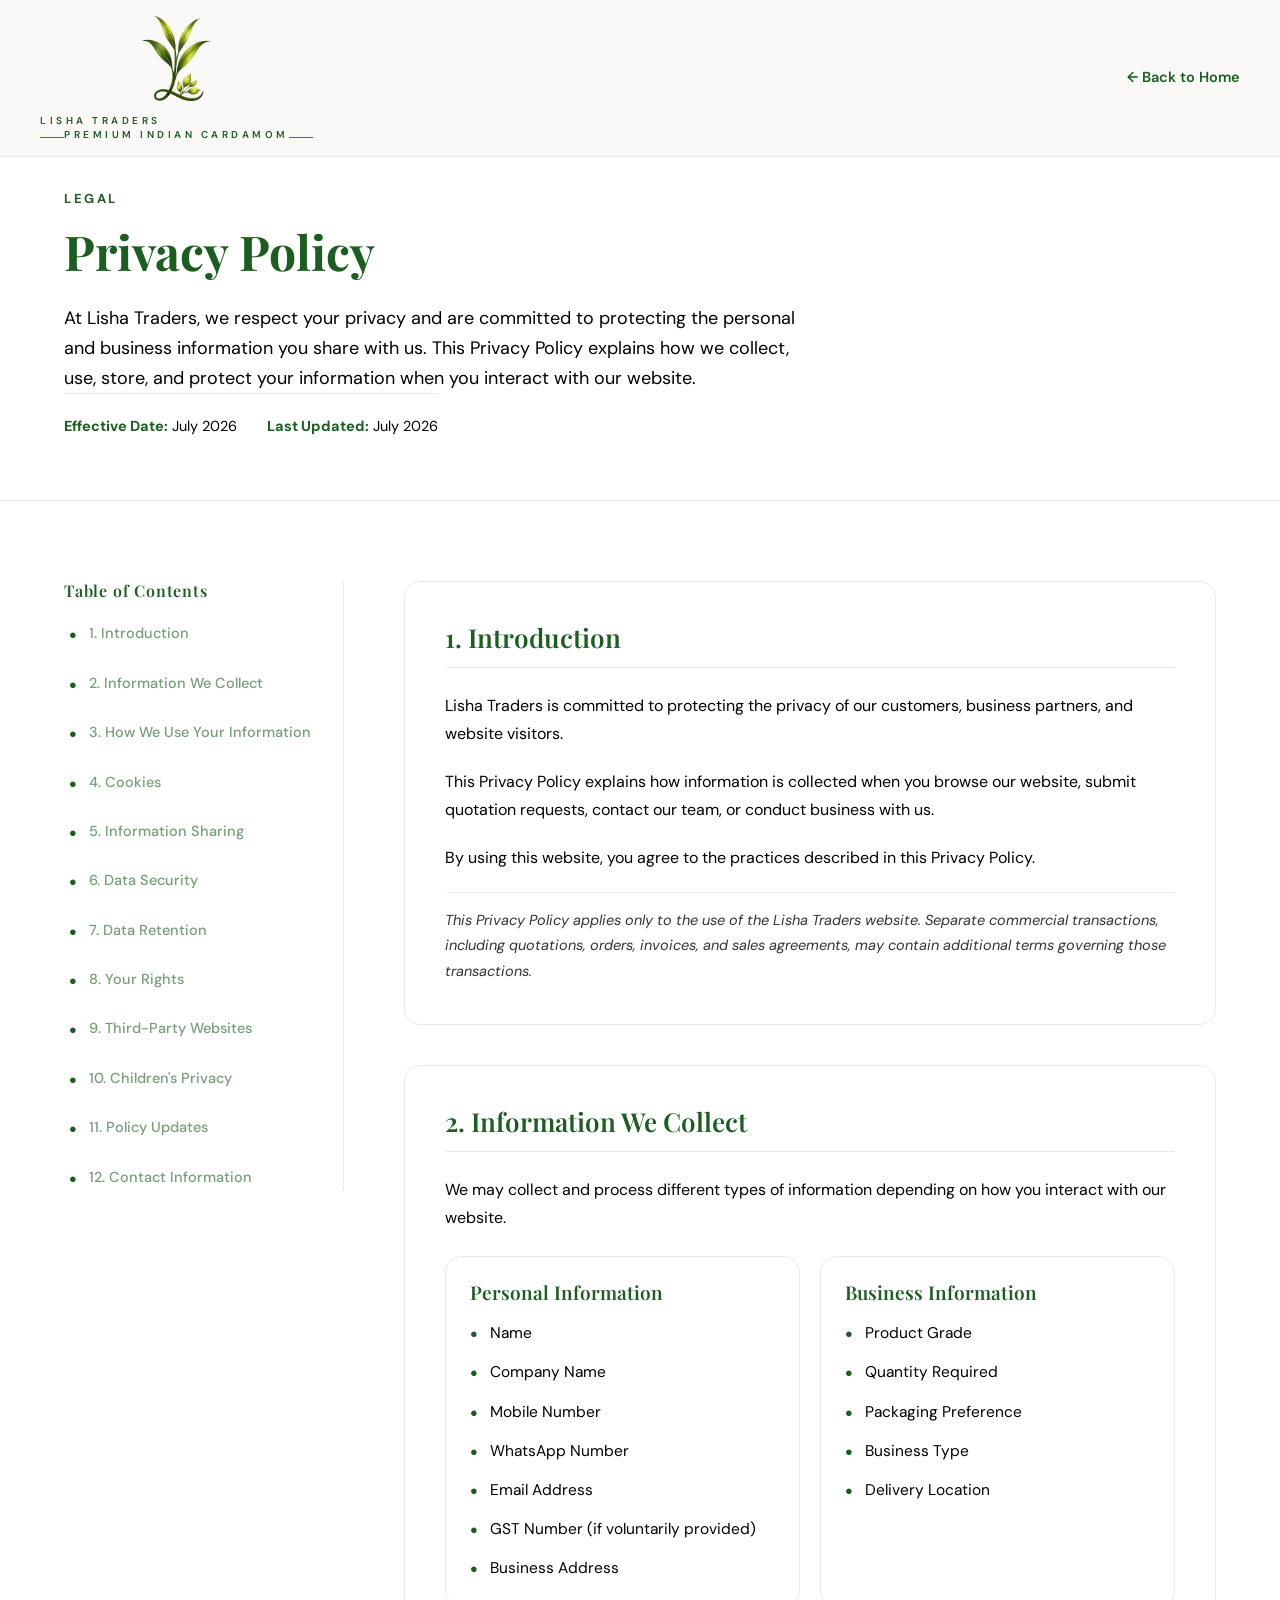
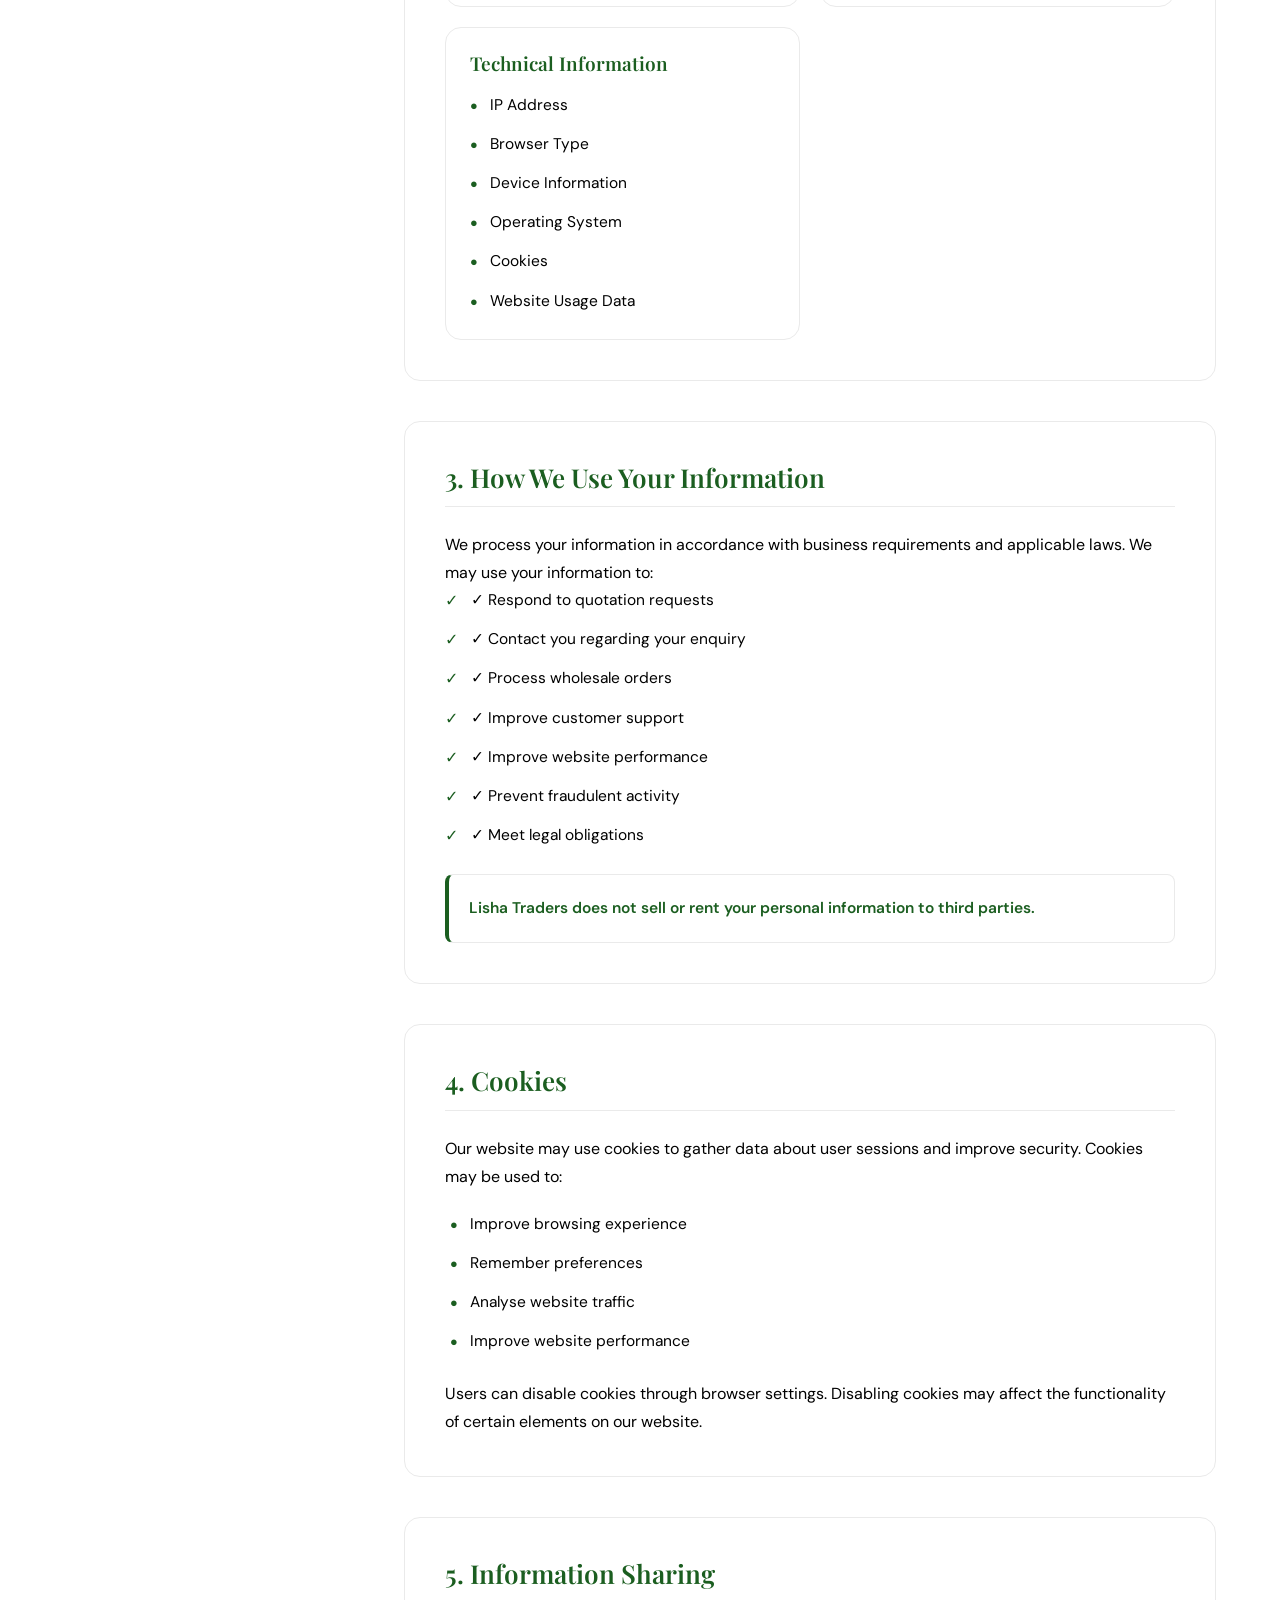
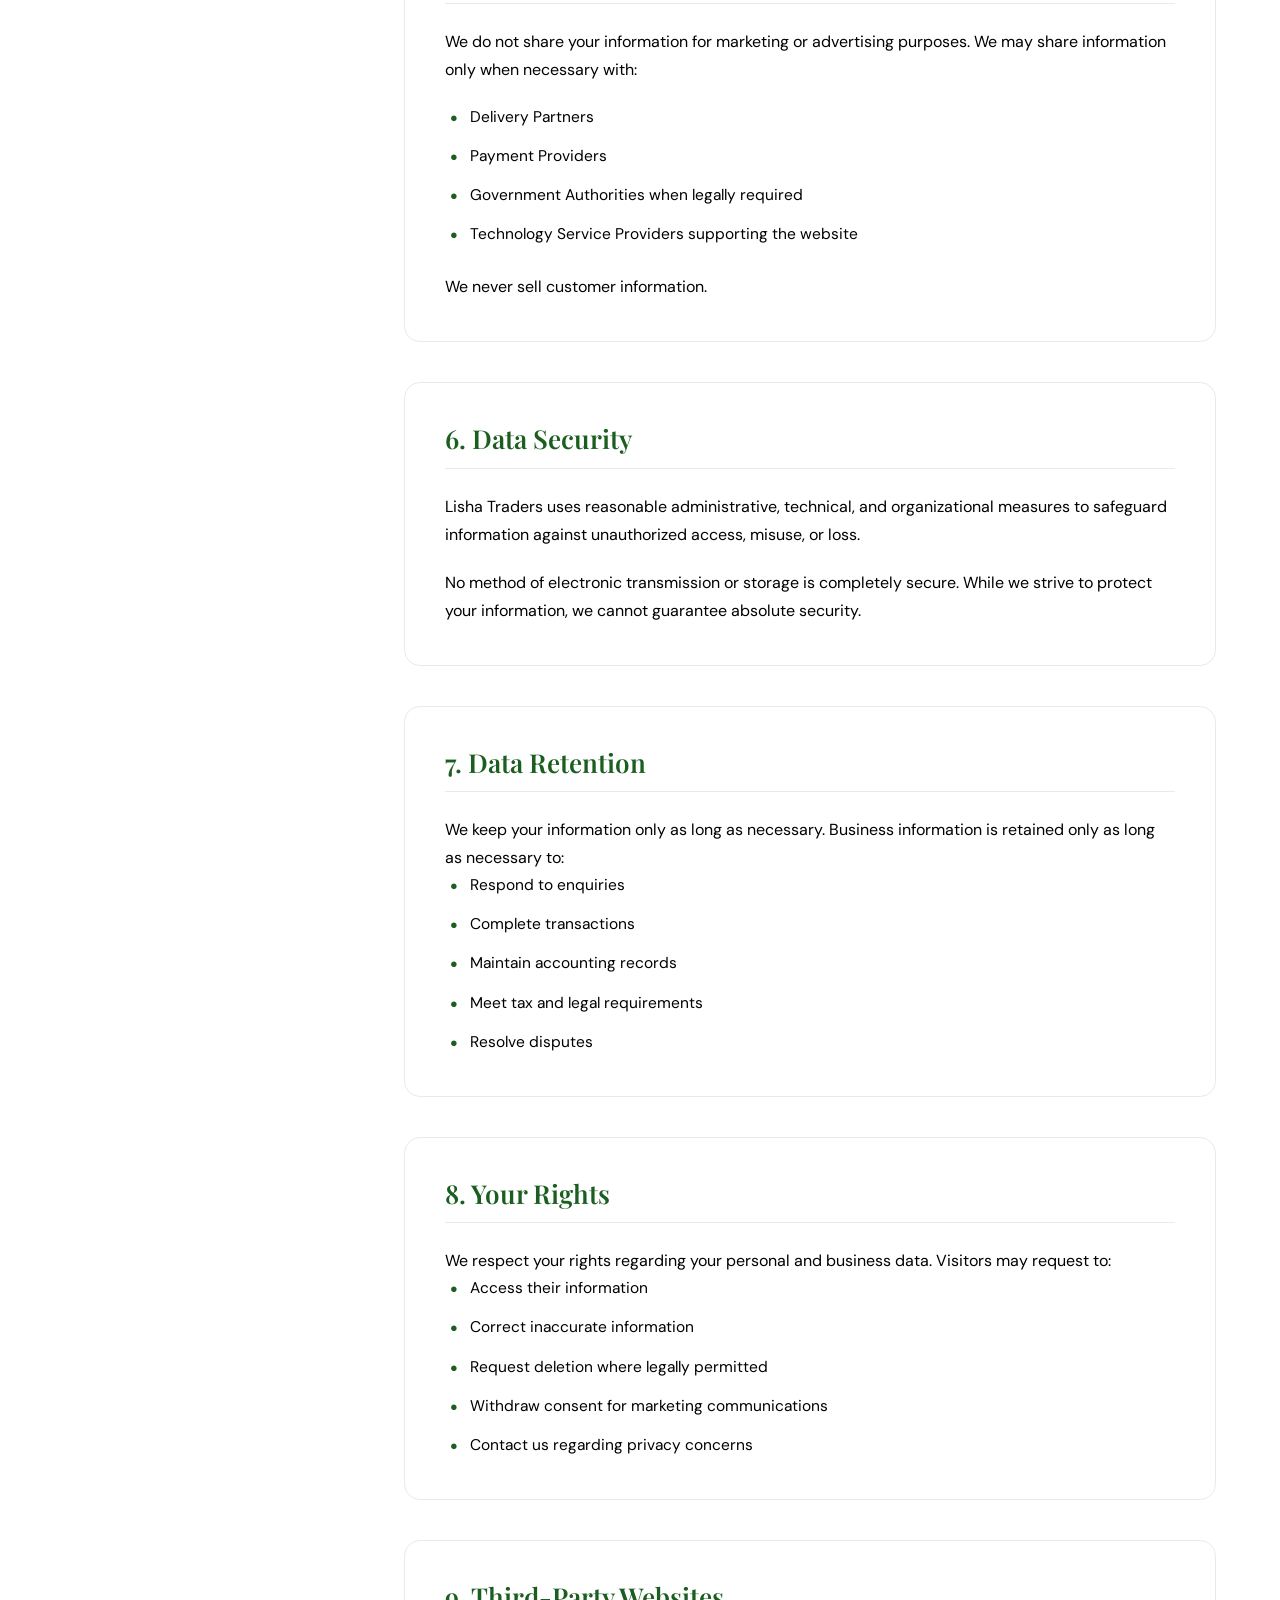
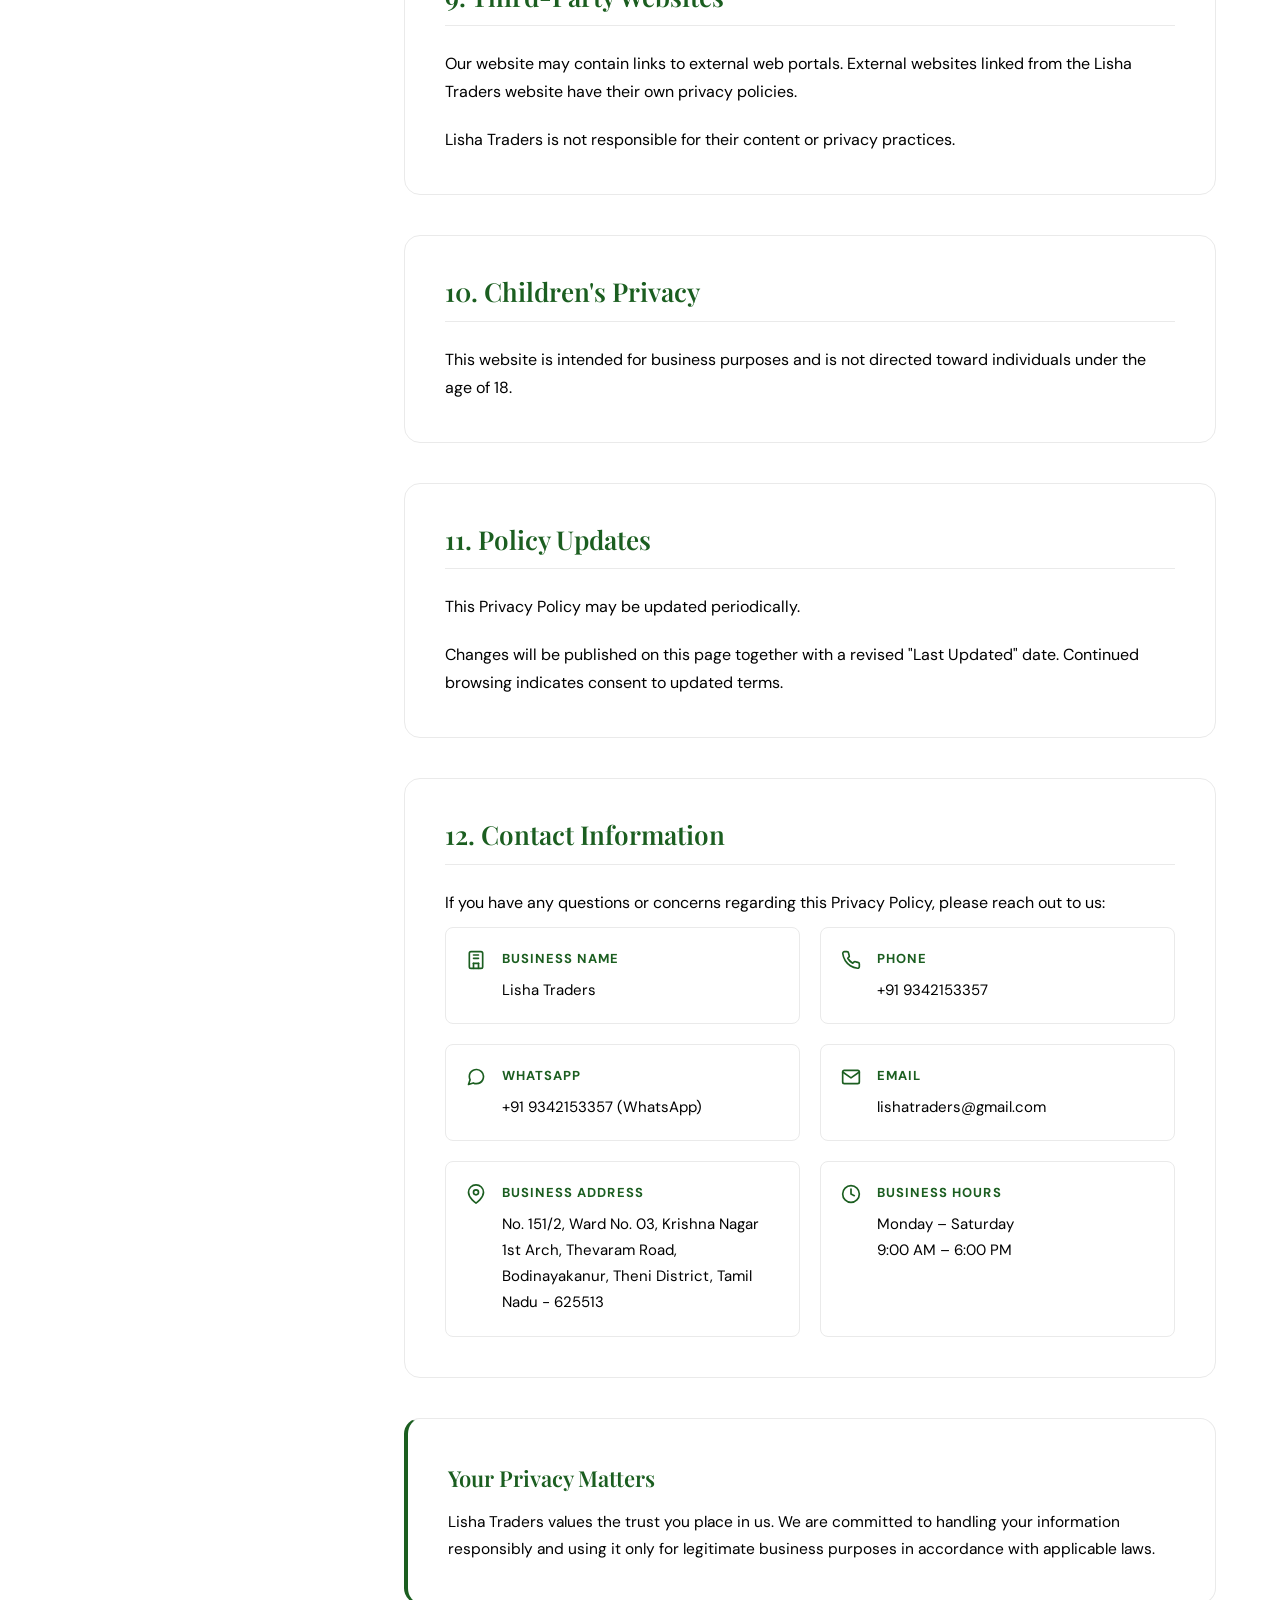
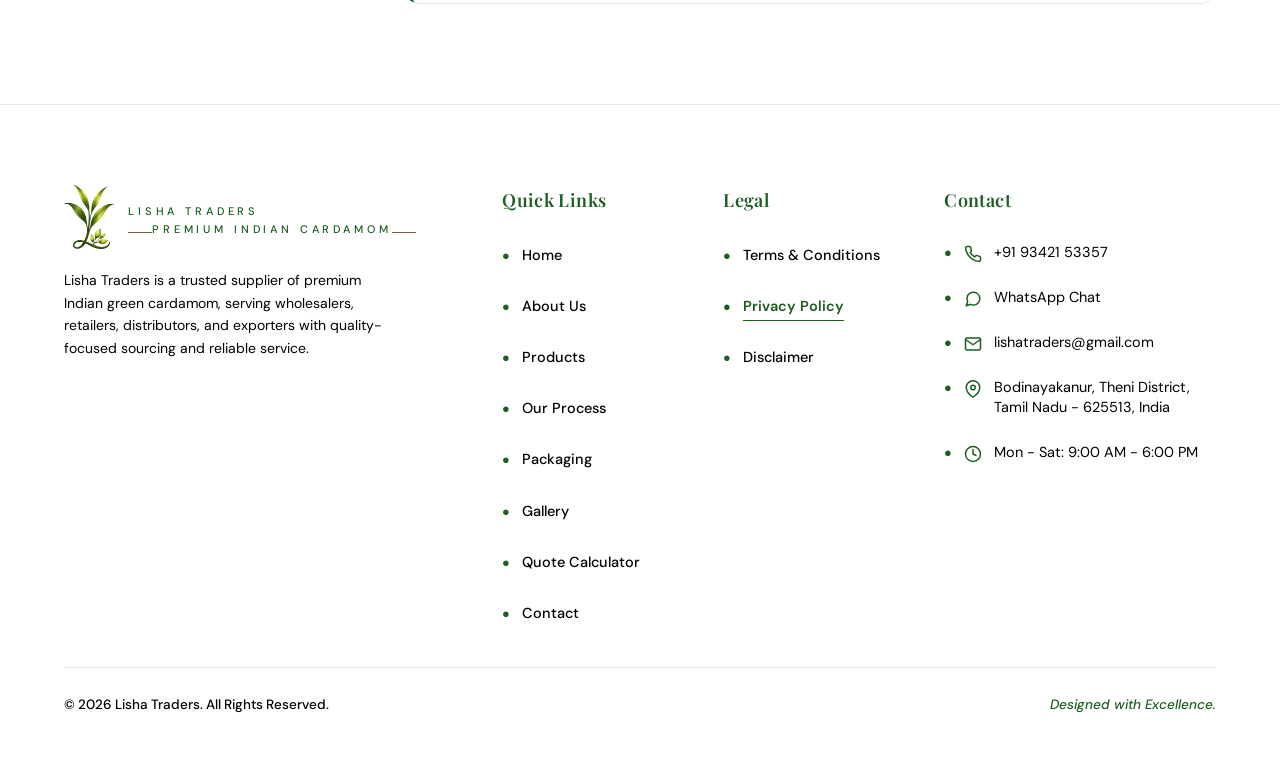
<file: privacy-policy.html>
<!DOCTYPE html>
<html lang="en">
<head>
  <meta charset="UTF-8">
  <meta name="viewport" content="width=device-width, initial-scale=1.0, maximum-scale=1.0, user-scalable=no">
  <title>Privacy Policy | Lisha Traders</title>
  <meta name="description" content="Read the Privacy Policy of Lisha Traders. Learn how we collect, store, and protect your personal and business data securely.">
  <link rel="icon" type="image/png" href="assets/logo.png?v=13">
    <link rel="canonical" href="https://lishatraders.github.io/LT/privacy-policy.html">
  <link rel="alternate" hreflang="en" href="https://lishatraders.github.io/LT/privacy-policy.html">
  <link rel="alternate" hreflang="hi" href="https://lishatraders.github.io/LT/privacy-policy-hi.html">
  <link rel="alternate" hreflang="ta" href="https://lishatraders.github.io/LT/privacy-policy-ta.html">
  <link rel="alternate" hreflang="x-default" href="https://lishatraders.github.io/LT/privacy-policy.html">
  
  <!-- Open Graph / Facebook -->
  <meta property="og:type" content="website">
  <meta property="og:url" content="https://lishatraders.github.io/LT/privacy-policy.html">
  <meta property="og:title" content="Privacy Policy | Lisha Traders">
  <meta property="og:description" content="Read the Privacy Policy of Lisha Traders. Learn how we collect, store, and protect your personal and business data securely.">
  <meta property="og:image" content="https://lishatraders.github.io/LT/assets/hero_cardamom.png">

  <!-- Twitter -->
  <meta property="twitter:card" content="summary_large_image">
  <meta property="twitter:url" content="https://lishatraders.github.io/LT/privacy-policy.html">
  <meta property="twitter:title" content="Privacy Policy | Lisha Traders">
  <meta property="twitter:description" content="Read the Privacy Policy of Lisha Traders. Learn how we collect, store, and protect your personal and business data securely.">
  <meta property="twitter:image" content="https://lishatraders.github.io/LT/assets/hero_cardamom.png">

  <!-- Preconnect and Load Fonts -->
  <link rel="preconnect" href="https://fonts.googleapis.com">
  <link rel="preconnect" href="https://fonts.gstatic.com" crossorigin>
  <link href="https://fonts.googleapis.com/css2?family=Playfair+Display:ital,wght@0,500;0,600;0,700;1,500&family=DM+Sans:wght@400;500;600;700&family=Cinzel+Decorative:wght@700&family=Praise&display=swap" rel="stylesheet">
  
  <!-- Inherit Main Website Structure Stylesheet -->
  <link rel="stylesheet" href="style.css?v=8.9">

  <style>
    /* Override main site colors to strictly enforce the black/white/green policy theme */
    :root {
      --cream: #FFFFFF;
      --white: #FFFFFF;
      --ink: #000000;
      --muted: #000000;
      --green-900: #1B5E20;
      --green-800: #1B5E20;
      --green-700: #1B5E20;
      --green-600: #1B5E20;
      --green-500: #1B5E20;
      --gold: #1B5E20;
      --gold-dark: #1B5E20;
      --line: #EAEAEA;
      --line-light: #EAEAEA;
      --green-accent: #1B5E20;
      --text-black: #000000;
      --border-color: #EAEAEA;
      --radius-card: 16px;
    }

    body {
      background: var(--white) !important;
      color: var(--text-black) !important;
      font-family: var(--font-sans);
      line-height: 1.75;
      font-size: 16px;
    }

    /* Page container adjustments */
    .wrap {
      max-width: 1200px;
      margin: 0 auto;
      padding: 0 24px;
    }

    /* Logo & Back Btn Alignment */
    .header-container {
      display: flex;
      justify-content: space-between;
      align-items: center;
      padding: 16px 0;
    }

    .logo {
      font-family: var(--font-serif);
      font-size: 26px;
      font-weight: 700;
      color: var(--green-accent) !important;
      text-decoration: none;
      letter-spacing: 0.05em;
      line-height: 0.95;
      display: flex;
      flex-direction: column;
    }

    .logo span {
      font-family: var(--font-sans);
      font-size: 10px;
      font-weight: 600;
      color: var(--green-accent) !important;
      letter-spacing: 0.35em;
      margin-top: 2px;
    }

    .back-btn {
      color: var(--green-accent);
      text-decoration: none;
      font-weight: 600;
      font-size: 14.5px;
      display: flex;
      align-items: center;
      gap: 6px;
      transition: opacity 0.3s;
    }

    .back-btn:hover {
      opacity: 0.8;
    }

    /* Hero Section */
    .hero-section {
      padding: 90px 0 60px;
      border-bottom: 1px solid var(--border-color);
      background: var(--white);
    }

    .hero-label {
      color: var(--green-accent);
      font-size: 13px;
      font-weight: 700;
      letter-spacing: 0.2em;
      text-transform: uppercase;
      display: block;
      margin-bottom: 12px;
    }

    h1 {
      font-family: var(--font-serif);
      font-size: 48px;
      color: var(--green-accent);
      font-weight: 700;
      line-height: 1.2;
      margin-bottom: 24px;
    }

    .hero-desc {
      font-size: 18px;
      color: var(--text-black);
      max-width: 750px;
      margin-bottom: 30px;
      line-height: 1.65;
    }

    .meta-info {
      display: flex;
      gap: 30px;
      font-size: 14.5px;
      color: var(--text-black);
      border-top: 1px solid var(--border-color);
      padding-top: 20px;
      display: inline-flex;
    }

    .meta-info strong {
      font-weight: 700;
      color: var(--green-accent);
    }

    /* Main Grid */
    .main-grid {
      display: grid;
      grid-template-columns: 280px 1fr;
      gap: 60px;
      padding: 80px 0 100px;
      align-items: start;
    }

    /* Sticky Sidebar Navigation */
    .sidebar {
      position: sticky;
      top: 110px;
      max-height: calc(100vh - 150px);
      overflow-y: auto;
      padding-right: 15px;
      border-right: 1px solid var(--border-color);
    }

    .sidebar h4 {
      font-family: var(--font-serif);
      font-size: 16px;
      color: var(--green-accent);
      margin-bottom: 20px;
      font-weight: 600;
      letter-spacing: 0.05em;
    }

    .toc-list {
      list-style: none;
      display: flex;
      flex-direction: column;
      gap: 12px;
    }

    .toc-list a {
      color: var(--green-accent);
      opacity: 0.6;
      text-decoration: none;
      font-size: 14.5px;
      font-weight: 500;
      transition: opacity 0.3s, padding-left 0.3s;
      display: block;
    }

    .toc-list a:hover,
    .toc-list a.active {
      opacity: 1;
      font-weight: 600;
      padding-left: 6px;
    }

    /* Collapsible Mobile TOC elements */
    .toc-toggle {
      display: none;
      position: fixed;
      bottom: 24px;
      right: 24px;
      z-index: 999;
      background: var(--white);
      border: 1px solid var(--green-accent);
      color: var(--green-accent);
      font-weight: 600;
      padding: 12px 20px;
      border-radius: 30px;
      box-shadow: 0 4px 16px rgba(27, 94, 32, 0.15);
      cursor: pointer;
      align-items: center;
      gap: 8px;
      font-size: 14.5px;
      font-family: var(--font-sans);
      transition: transform 0.2s, box-shadow 0.2s;
    }

    .toc-toggle:hover {
      transform: translateY(-2px);
      box-shadow: 0 6px 20px rgba(27, 94, 32, 0.2);
    }

    .close-toc {
      display: none;
    }

    .sidebar-overlay {
      display: none;
    }

    /* Content Area */
    .content-area {
      max-width: 900px;
      display: flex;
      flex-direction: column;
      gap: 40px;
    }

    .policy-section {
      background: var(--white);
      border: 1px solid var(--border-color);
      border-radius: var(--radius-card);
      padding: 40px;
      scroll-margin-top: 125px;
      transition: border-color 0.3s, box-shadow 0.3s;
    }

    .policy-section:hover {
      border-color: var(--green-accent);
      box-shadow: 0 4px 24px rgba(27, 94, 32, 0.02);
    }

    h2 {
      font-family: var(--font-serif);
      font-size: 26px;
      color: var(--green-accent);
      margin-bottom: 24px;
      font-weight: 600;
      padding-bottom: 12px;
      border-bottom: 1px solid var(--border-color);
    }

    p {
      margin-bottom: 20px;
      color: var(--text-black);
      font-size: 16px;
    }

    p:last-of-type {
      margin-bottom: 0;
    }

    ul {
      list-style: none;
      margin-bottom: 25px;
      padding-left: 5px;
    }

    ul:last-child {
      margin-bottom: 0;
    }

    ul li {
      position: relative;
      padding-left: 20px;
      margin-bottom: 12px;
      font-size: 15.5px;
      color: var(--text-black);
    }

    ul li:last-child {
      margin-bottom: 0;
    }

    ul li::before {
      content: "•";
      color: var(--green-accent);
      font-weight: bold;
      font-size: 20px;
      position: absolute;
      left: 0;
      top: -3px;
    }

    /* Section 2 Card Layout Grid */
    .info-grid {
      display: grid;
      grid-template-columns: repeat(auto-fit, minmax(240px, 1fr));
      gap: 20px;
      margin-top: 24px;
    }

    .info-card {
      background: var(--white);
      border: 1px solid var(--border-color);
      border-radius: var(--radius-card);
      padding: 24px;
      transition: border-color 0.3s, transform 0.3s;
    }

    .info-card:hover {
      border-color: var(--green-accent);
      transform: translateY(-2px);
    }

    .info-card h3 {
      font-family: var(--font-serif);
      font-size: 19px;
      color: var(--green-accent);
      margin-bottom: 16px;
      font-weight: 600;
    }

    .info-card ul {
      margin-bottom: 0;
      padding-left: 0;
    }

    /* Section 3 Checkmark list and Green Notice */
    .checkmark-list {
      list-style: none;
      padding-left: 0;
      margin-bottom: 20px;
    }

    .checkmark-list li {
      position: relative;
      padding-left: 26px;
      margin-bottom: 12px;
      font-size: 15.5px;
      color: var(--text-black);
    }

    .checkmark-list li::before {
      content: "✓";
      color: var(--green-accent);
      font-weight: 700;
      position: absolute;
      left: 0;
      top: 0;
      font-size: 16px;
    }

    .green-notice {
      background: var(--white);
      border: 1px solid var(--border-color);
      border-left: 4px solid var(--green-accent);
      border-radius: var(--radius-sm);
      padding: 20px;
      margin-top: 25px;
      color: var(--green-accent);
      font-weight: 600;
      font-size: 15.5px;
    }

    /* Contact Card details (outline icons) */
    .contact-card-grid {
      display: grid;
      grid-template-columns: repeat(auto-fit, minmax(260px, 1fr));
      gap: 20px;
      margin-top: 10px;
    }

    .contact-card-item {
      display: flex;
      gap: 16px;
      align-items: flex-start;
      padding: 20px;
      border-radius: var(--radius-sm);
      border: 1px solid var(--border-color);
      background: var(--white);
      transition: border-color 0.3s;
    }

    .contact-card-item:hover {
      border-color: var(--green-accent);
    }

    .contact-svg {
      color: var(--green-accent);
      margin-top: 2px;
      flex-shrink: 0;
    }

    .contact-card-details strong {
      display: block;
      font-size: 13px;
      color: var(--green-accent);
      text-transform: uppercase;
      letter-spacing: 0.08em;
      margin-bottom: 6px;
    }

    .contact-card-details {
      font-size: 15px;
      color: var(--text-black);
    }

    .contact-card-details a {
      color: var(--green-accent);
      text-decoration: none;
      font-weight: 500;
      transition: opacity 0.3s;
    }

    .contact-card-details a:hover {
      text-decoration: underline;
      opacity: 0.8;
    }

    /* Bottom Highlight Notice */
    .bottom-notice-box {
      background: var(--white);
      border: 1px solid var(--border-color);
      border-left: 4px solid var(--green-accent);
      border-radius: var(--radius-card);
      padding: 40px;
      transition: box-shadow 0.3s;
    }

    .bottom-notice-box:hover {
      box-shadow: 0 4px 24px rgba(27, 94, 32, 0.02);
    }

    .bottom-notice-title {
      font-family: var(--font-serif);
      font-size: 22px;
      color: var(--green-accent);
      font-weight: 600;
      margin-bottom: 12px;
    }

    .bottom-notice-box p {
      margin: 0;
      font-size: 15.5px;
      color: var(--text-black);
    }

    /* Commercial Clause Text Box */
    .commercial-clause {
      font-style: italic;
      font-size: 14.5px;
      color: var(--text-black);
      opacity: 0.8;
      border-top: 1px solid var(--border-color);
      padding-top: 15px;
      margin-top: 20px;
    }

    /* Highlight Active Footer Link */
    .footer-links-list a.active-footer-link {
      color: var(--green-accent) !important;
      font-weight: 600;
    }

    .footer-links-list a.active-footer-link::after {
      width: 100% !important;
      background-color: var(--green-accent) !important;
    }

    /* Scroll animations */
    .fade-up {
      opacity: 0;
      transform: translateY(24px);
      transition: opacity 0.7s cubic-bezier(0.16, 1, 0.3, 1), transform 0.7s cubic-bezier(0.16, 1, 0.3, 1);
    }

    .fade-up.visible {
      opacity: 1;
      transform: translateY(0);
    }

    /* Responsive adjustments */
    @media (max-width: 992px) {
      .main-grid {
        grid-template-columns: 1fr;
        gap: 40px;
        padding: 50px 0 80px;
      }

      /* Collapsible Drawer Sidebar */
      .sidebar {
        position: fixed;
        top: 0;
        left: -320px;
        width: 300px;
        height: 100vh;
        background: var(--white);
        z-index: 1000;
        padding: 40px 24px;
        box-shadow: 4px 0 24px rgba(0, 0, 0, 0.08);
        transition: left 0.4s cubic-bezier(0.16, 1, 0.3, 1);
        border-right: 1px solid var(--border-color);
        display: flex;
        flex-direction: column;
        gap: 20px;
        overflow-y: auto;
      }

      .sidebar.open {
        left: 0;
      }

      .close-toc {
        display: block !important;
        position: absolute;
        top: 20px;
        right: 20px;
        background: none;
        border: none;
        font-size: 22px;
        color: var(--green-accent);
        cursor: pointer;
        font-weight: bold;
      }

      .sidebar-overlay {
        display: block;
        position: fixed;
        top: 0;
        left: 0;
        width: 100vw;
        height: 100vh;
        background: rgba(0, 0, 0, 0.4);
        z-index: 999;
        opacity: 0;
        pointer-events: none;
        transition: opacity 0.4s ease;
      }

      .sidebar-overlay.open {
        opacity: 1;
        pointer-events: auto;
      }

      .toc-toggle {
        display: flex !important;
      }

      .hero-section {
        padding: 60px 0 40px;
      }

      h1 {
        font-size: 38px;
      }

      .policy-section {
        padding: 30px 24px;
      }

      .bottom-notice-box {
        padding: 30px 24px;
      }
    }

    @media (max-width: 576px) {
      h1 {
        font-size: 32px;
        margin-bottom: 16px;
      }

      .hero-desc {
        font-size: 16px;
      }

      h2 {
        font-size: 22px;
        margin-bottom: 18px;
      }

      .meta-info {
        flex-direction: column;
        gap: 8px;
        padding-top: 16px;
        width: 100%;
      }

      .info-grid {
        grid-template-columns: 1fr;
      }

      .contact-card-grid {
        grid-template-columns: 1fr;
        gap: 16px;
      }
    }
  </style>
</head>
<body>

  <!-- HEADER -->
  <header>
    <div class="wrap header-container">
      <a href="index.html" class="logo brand-logo">
        <img src="assets/logo.png?v=13" alt="Lisha Traders Logo" class="logo-img">
        <div class="logo-text">
          <span class="brand-title">LISHA TRADERS</span>
          <span class="brand-subtitle">PREMIUM INDIAN CARDAMOM</span>
        </div>
      </a>
      <a href="index.html" class="back-btn">
        ← Back to Home
      </a>
    </div>
  </header>

  <!-- PAGE HERO -->
  <section class="hero-section">
    <div class="wrap">
      <span class="hero-label">LEGAL</span>
      <h1>Privacy Policy</h1>
      <p class="hero-desc">
        At Lisha Traders, we respect your privacy and are committed to protecting the personal and business information you share with us. This Privacy Policy explains how we collect, use, store, and protect your information when you interact with our website.
      </p>
      <div class="meta-info">
        <span><strong>Effective Date:</strong> July 2026</span>
        <span><strong>Last Updated:</strong> July 2026</span>
      </div>
    </div>
  </section>

  <!-- MAIN CONTAINER (GRID) -->
  <div class="wrap">
    <div class="main-grid">
      
      <!-- STICKY & COLLAPSIBLE TABLE OF CONTENTS -->
      <aside class="sidebar" id="sidebar">
        <button class="close-toc" id="close-toc" aria-label="Close Navigation">✕</button>
        <h4>Table of Contents</h4>
        <ul class="toc-list">
          <li><a href="#section-1" class="toc-link active">1. Introduction</a></li>
          <li><a href="#section-2" class="toc-link">2. Information We Collect</a></li>
          <li><a href="#section-3" class="toc-link">3. How We Use Your Information</a></li>
          <li><a href="#section-4" class="toc-link">4. Cookies</a></li>
          <li><a href="#section-5" class="toc-link">5. Information Sharing</a></li>
          <li><a href="#section-6" class="toc-link">6. Data Security</a></li>
          <li><a href="#section-7" class="toc-link">7. Data Retention</a></li>
          <li><a href="#section-8" class="toc-link">8. Your Rights</a></li>
          <li><a href="#section-9" class="toc-link">9. Third-Party Websites</a></li>
          <li><a href="#section-10" class="toc-link">10. Children's Privacy</a></li>
          <li><a href="#section-11" class="toc-link">11. Policy Updates</a></li>
          <li><a href="#section-12" class="toc-link">12. Contact Information</a></li>
        </ul>
      </aside>

      <!-- COLLAPSIBLE MOBILE OVERLAY & TOGGLE BUTTON -->
      <div class="sidebar-overlay" id="sidebar-overlay"></div>
      <button class="toc-toggle" id="toc-toggle">
        <svg width="18" height="18" viewBox="0 0 24 24" fill="none" stroke="currentColor" stroke-width="2" stroke-linecap="round" stroke-linejoin="round"><line x1="3" y1="12" x2="21" y2="12"></line><line x1="3" y1="6" x2="21" y2="6"></line><line x1="3" y1="18" x2="21" y2="18"></line></svg>
        Navigation
      </button>

      <!-- CONTENT AREA -->
      <main class="content-area">
        
        <!-- SECTION 1 -->
        <section class="policy-section fade-up" id="section-1">
          <h2>1. Introduction</h2>
          <p>Lisha Traders is committed to protecting the privacy of our customers, business partners, and website visitors.</p>
          <p>This Privacy Policy explains how information is collected when you browse our website, submit quotation requests, contact our team, or conduct business with us.</p>
          <p>By using this website, you agree to the practices described in this Privacy Policy.</p>
          
          <!-- Commercial disclaimer clause -->
          <div class="commercial-clause">
            This Privacy Policy applies only to the use of the Lisha Traders website. Separate commercial transactions, including quotations, orders, invoices, and sales agreements, may contain additional terms governing those transactions.
          </div>
        </section>

        <!-- SECTION 2 -->
        <section class="policy-section fade-up" id="section-2">
          <h2>2. Information We Collect</h2>
          <p>We may collect and process different types of information depending on how you interact with our website.</p>
          
          <div class="info-grid">
            <!-- Card 1: Personal Info -->
            <div class="info-card">
              <h3>Personal Information</h3>
              <ul>
                <li>Name</li>
                <li>Company Name</li>
                <li>Mobile Number</li>
                <li>WhatsApp Number</li>
                <li>Email Address</li>
                <li>GST Number (if voluntarily provided)</li>
                <li>Business Address</li>
              </ul>
            </div>

            <!-- Card 2: Business Info -->
            <div class="info-card">
              <h3>Business Information</h3>
              <ul>
                <li>Product Grade</li>
                <li>Quantity Required</li>
                <li>Packaging Preference</li>
                <li>Business Type</li>
                <li>Delivery Location</li>
              </ul>
            </div>

            <!-- Card 3: Technical Info -->
            <div class="info-card">
              <h3>Technical Information</h3>
              <ul>
                <li>IP Address</li>
                <li>Browser Type</li>
                <li>Device Information</li>
                <li>Operating System</li>
                <li>Cookies</li>
                <li>Website Usage Data</li>
              </ul>
            </div>
          </div>
        </section>

        <!-- SECTION 3 -->
        <section class="policy-section fade-up" id="section-3">
          <h2>3. How We Use Your Information</h2>
          <p>We process your information in accordance with business requirements and applicable laws. We may use your information to:</p>
          
          <ul class="checkmark-list">
            <li>✓ Respond to quotation requests</li>
            <li>✓ Contact you regarding your enquiry</li>
            <li>✓ Process wholesale orders</li>
            <li>✓ Improve customer support</li>
            <li>✓ Improve website performance</li>
            <li>✓ Prevent fraudulent activity</li>
            <li>✓ Meet legal obligations</li>
          </ul>

          <!-- Highlight Green Notice Box -->
          <div class="green-notice">
            Lisha Traders does not sell or rent your personal information to third parties.
          </div>
        </section>

        <!-- SECTION 4 -->
        <section class="policy-section fade-up" id="section-4">
          <h2>4. Cookies</h2>
          <p>Our website may use cookies to gather data about user sessions and improve security. Cookies may be used to:</p>
          <ul>
            <li>Improve browsing experience</li>
            <li>Remember preferences</li>
            <li>Analyse website traffic</li>
            <li>Improve website performance</li>
          </ul>
          <p>Users can disable cookies through browser settings. Disabling cookies may affect the functionality of certain elements on our website.</p>
        </section>

        <!-- SECTION 5 -->
        <section class="policy-section fade-up" id="section-5">
          <h2>5. Information Sharing</h2>
          <p>We do not share your information for marketing or advertising purposes. We may share information only when necessary with:</p>
          <ul>
            <li>Delivery Partners</li>
            <li>Payment Providers</li>
            <li>Government Authorities when legally required</li>
            <li>Technology Service Providers supporting the website</li>
          </ul>
          <p>We never sell customer information.</p>
        </section>

        <!-- SECTION 6 -->
        <section class="policy-section fade-up" id="section-6">
          <h2>6. Data Security</h2>
          <p>Lisha Traders uses reasonable administrative, technical, and organizational measures to safeguard information against unauthorized access, misuse, or loss.</p>
          <p>No method of electronic transmission or storage is completely secure. While we strive to protect your information, we cannot guarantee absolute security.</p>
        </section>

        <!-- SECTION 7 -->
        <section class="policy-section fade-up" id="section-7">
          <h2>7. Data Retention</h2>
          <p>We keep your information only as long as necessary. Business information is retained only as long as necessary to:</p>
          <ul>
            <li>Respond to enquiries</li>
            <li>Complete transactions</li>
            <li>Maintain accounting records</li>
            <li>Meet tax and legal requirements</li>
            <li>Resolve disputes</li>
          </ul>
        </section>

        <!-- SECTION 8 -->
        <section class="policy-section fade-up" id="section-8">
          <h2>8. Your Rights</h2>
          <p>We respect your rights regarding your personal and business data. Visitors may request to:</p>
          <ul>
            <li>Access their information</li>
            <li>Correct inaccurate information</li>
            <li>Request deletion where legally permitted</li>
            <li>Withdraw consent for marketing communications</li>
            <li>Contact us regarding privacy concerns</li>
          </ul>
        </section>

        <!-- SECTION 9 -->
        <section class="policy-section fade-up" id="section-9">
          <h2>9. Third-Party Websites</h2>
          <p>Our website may contain links to external web portals. External websites linked from the Lisha Traders website have their own privacy policies.</p>
          <p>Lisha Traders is not responsible for their content or privacy practices.</p>
        </section>

        <!-- SECTION 10 -->
        <section class="policy-section fade-up" id="section-10">
          <h2>10. Children's Privacy</h2>
          <p>This website is intended for business purposes and is not directed toward individuals under the age of 18.</p>
        </section>

        <!-- SECTION 11 -->
        <section class="policy-section fade-up" id="section-11">
          <h2>11. Policy Updates</h2>
          <p>This Privacy Policy may be updated periodically.</p>
          <p>Changes will be published on this page together with a revised "Last Updated" date. Continued browsing indicates consent to updated terms.</p>
        </section>

        <!-- SECTION 12 -->
        <section class="policy-section fade-up" id="section-12">
          <h2>12. Contact Information</h2>
          <p>If you have any questions or concerns regarding this Privacy Policy, please reach out to us:</p>
          
          <div class="contact-card-grid">
            <div class="contact-card-item">
              <!-- Building Icon -->
              <svg width="20" height="20" viewBox="0 0 24 24" fill="none" stroke="currentColor" stroke-width="2" stroke-linecap="round" stroke-linejoin="round" class="contact-svg"><rect x="4" y="2" width="16" height="20" rx="2" ry="2"></rect><line x1="9" y1="22" x2="9" y2="16"></line><line x1="15" y1="22" x2="15" y2="16"></line><line x1="9" y1="16" x2="15" y2="16"></line><path d="M9 6h6"></path><path d="M9 10h6"></path></svg>
              <div class="contact-card-details">
                <strong>Business Name</strong>
                Lisha Traders
              </div>
            </div>

            <div class="contact-card-item">
              <!-- Phone Icon -->
              <svg width="20" height="20" viewBox="0 0 24 24" fill="none" stroke="currentColor" stroke-width="2" stroke-linecap="round" stroke-linejoin="round" class="contact-svg"><path d="M22 16.92v3a2 2 0 0 1-2.18 2 19.79 19.79 0 0 1-8.63-3.07 19.5 19.5 0 0 1-6-6 19.79 19.79 0 0 1-3.07-8.67A2 2 0 0 1 4.11 2h3a2 2 0 0 1 2 1.72 12.84 12.84 0 0 0 .7 2.81 2 2 0 0 1-.45 2.11L8.09 9.91a16 16 0 0 0 6 6l1.27-1.27a2 2 0 0 1 2.11-.45 12.84 12.84 0 0 0 2.81.7A2 2 0 0 1 22 16.92z"></path></svg>
              <div class="contact-card-details">
                <strong>Phone</strong>
                +91 9342153357
              </div>
            </div>

            <div class="contact-card-item">
              <!-- WhatsApp Icon -->
              <svg width="20" height="20" viewBox="0 0 24 24" fill="none" stroke="currentColor" stroke-width="2" stroke-linecap="round" stroke-linejoin="round" class="contact-svg"><path d="M21 11.5a8.38 8.38 0 0 1-.9 3.8 8.5 8.5 0 0 1-7.6 4.7 8.38 8.38 0 0 1-3.8-.9L3 21l1.9-5.7a8.38 8.38 0 0 1-.9-3.8 8.5 8.5 0 0 1 4.7-7.6 8.38 8.38 0 0 1 3.8-.9h.5a8.48 8.48 0 0 1 8 8v.5z"></path></svg>
              <div class="contact-card-details">
                <strong>WhatsApp</strong>
                +91 9342153357 (WhatsApp)
              </div>
            </div>

            <div class="contact-card-item">
              <!-- Envelope Icon -->
              <svg width="20" height="20" viewBox="0 0 24 24" fill="none" stroke="currentColor" stroke-width="2" stroke-linecap="round" stroke-linejoin="round" class="contact-svg"><path d="M4 4h16c1.1 0 2 .9 2 2v12c0 1.1-.9 2-2 2H4c-1.1 0-2-.9-2-2V6c0-1.1.9-2 2-2z"></path><polyline points="22,6 12,13 2,6"></polyline></svg>
              <div class="contact-card-details">
                <strong>Email</strong>
                lishatraders@gmail.com
              </div>
            </div>

            <div class="contact-card-item">
              <!-- Pin Location Icon -->
              <svg width="20" height="20" viewBox="0 0 24 24" fill="none" stroke="currentColor" stroke-width="2" stroke-linecap="round" stroke-linejoin="round" class="contact-svg"><path d="M21 10c0 7-9 13-9 13s-9-6-9-13a9 9 0 0 1 18 0z"></path><circle cx="12" cy="10" r="3"></circle></svg>
              <div class="contact-card-details">
                <strong>Business Address</strong>
                No. 151/2, Ward No. 03, Krishna Nagar 1st Arch, Thevaram Road, Bodinayakanur, Theni District, Tamil Nadu - 625513
              </div>
            </div>

            <div class="contact-card-item">
              <!-- Clock Icon -->
              <svg width="20" height="20" viewBox="0 0 24 24" fill="none" stroke="currentColor" stroke-width="2" stroke-linecap="round" stroke-linejoin="round" class="contact-svg"><circle cx="12" cy="12" r="10"></circle><polyline points="12 6 12 12 16 14"></polyline></svg>
              <div class="contact-card-details">
                <strong>Business Hours</strong>
                Monday – Saturday<br>9:00 AM – 6:00 PM
              </div>
            </div>
          </div>
        </section>

        <!-- BOTTOM NOTICE -->
        <div class="bottom-notice-box fade-up">
          <div class="bottom-notice-title">Your Privacy Matters</div>
          <p>
            Lisha Traders values the trust you place in us. We are committed to handling your information responsibly and using it only for legitimate business purposes in accordance with applicable laws.
          </p>
        </div>

      </main>

    </div>
  </div>

  <!-- FOOTER -->
  <footer class="premium-footer">
    <div class="wrap">
      <div class="footer-grid-redesign">
        <!-- Column 1: Company -->
        <div class="footer-col company-col">
          <div class="foot-logo-redesign brand-logo">
            <img src="assets/logo.png?v=13" alt="Lisha Traders Logo" class="foot-logo-img">
            <div class="logo-text">
              <span class="brand-title">LISHA TRADERS</span>
              <span class="brand-subtitle">PREMIUM INDIAN CARDAMOM</span>
            </div>
          </div>
          <p class="foot-description">
            Lisha Traders is a trusted supplier of premium Indian green cardamom, serving wholesalers, retailers, distributors, and exporters with quality-focused sourcing and reliable service.
          </p>
        </div>

        <!-- Column 2: Quick Links -->
        <div class="footer-col links-col">
          <h5>Quick Links</h5>
          <ul class="footer-links-list">
            <li><a href="index.html#hero">Home</a></li>
            <li><a href="index.html#why">About Us</a></li>
            <li><a href="index.html#products">Products</a></li>
            <li><a href="index.html#process">Our Process</a></li>
            <li><a href="index.html#pack">Packaging</a></li>
            <li><a href="index.html#gallery">Gallery</a></li>
            <li><a href="index.html#calculator">Quote Calculator</a></li>
            <li><a href="index.html#contact">Contact</a></li>
          </ul>
        </div>

        <!-- Column 3: Legal -->
        <div class="footer-col links-col">
          <h5>Legal</h5>
          <ul class="footer-links-list">
            <li><a href="terms-and-conditions.html" target="_blank">Terms &amp; Conditions</a></li>
            <li><a href="privacy-policy.html" class="active-footer-link">Privacy Policy</a></li>
            <li><a href="disclaimer.html" target="_blank">Disclaimer</a></li>
          </ul>
        </div>

        <!-- Column 4: Contact Info -->
        <div class="footer-col contact-col">
          <h5>Contact</h5>
          <ul class="footer-contact-list">
            <li>
              <svg width="18" height="18" viewBox="0 0 24 24" fill="none" stroke="currentColor" stroke-width="2" stroke-linecap="round" stroke-linejoin="round"><path d="M22 16.92v3a2 2 0 0 1-2.18 2 19.79 19.79 0 0 1-8.63-3.07 19.5 19.5 0 0 1-6-6 19.79 19.79 0 0 1-3.07-8.67A2 2 0 0 1 4.11 2h3a2 2 0 0 1 2 1.72 12.84 12.84 0 0 0 .7 2.81 2 2 0 0 1-.45 2.11L8.09 9.91a16 16 0 0 0 6 6l1.27-1.27a2 2 0 0 1 2.11-.45 12.84 12.84 0 0 0 2.81.7A2 2 0 0 1 22 16.92z"></path></svg>
              <a href="tel:+919342153357">+91 93421 53357</a>
            </li>
            <li>
              <svg width="18" height="18" viewBox="0 0 24 24" fill="none" stroke="currentColor" stroke-width="2" stroke-linecap="round" stroke-linejoin="round"><path d="M21 11.5a8.38 8.38 0 0 1-.9 3.8 8.5 8.5 0 0 1-7.6 4.7 8.38 8.38 0 0 1-3.8-.9L3 21l1.9-5.7a8.38 8.38 0 0 1-.9-3.8 8.5 8.5 0 0 1 4.7-7.6 8.38 8.38 0 0 1 3.8-.9h.5a8.48 8.48 0 0 1 8 8v.5z"></path></svg>
              <a href="https://wa.me/919342153357" target="_blank">WhatsApp Chat</a>
            </li>
            <li>
              <svg width="18" height="18" viewBox="0 0 24 24" fill="none" stroke="currentColor" stroke-width="2" stroke-linecap="round" stroke-linejoin="round"><path d="M4 4h16c1.1 0 2 .9 2 2v12c0 1.1-.9 2-2 2H4c-1.1 0-2-.9-2-2V6c0-1.1.9-2 2-2z"></path><polyline points="22,6 12,13 2,6"></polyline></svg>
              <a href="mailto:lishatraders@gmail.com">lishatraders@gmail.com</a>
            </li>
            <li>
              <svg width="18" height="18" viewBox="0 0 24 24" fill="none" stroke="currentColor" stroke-width="2" stroke-linecap="round" stroke-linejoin="round"><path d="M21 10c0 7-9 13-9 13s-9-6-9-13a9 9 0 0 1 18 0z"></path><circle cx="12" cy="10" r="3"></circle></svg>
              <span>Bodinayakanur, Theni District, Tamil Nadu - 625513, India</span>
            </li>
            <li>
              <svg width="18" height="18" viewBox="0 0 24 24" fill="none" stroke="currentColor" stroke-width="2" stroke-linecap="round" stroke-linejoin="round"><circle cx="12" cy="12" r="10"></circle><polyline points="12 6 12 12 16 14"></polyline></svg>
              <span>Mon - Sat: 9:00 AM - 6:00 PM</span>
            </li>
          </ul>
        </div>
      </div>

      <!-- Divider line -->
      <hr class="footer-divider">

      <!-- Bottom Row -->
      <div class="footer-bottom-redesign">
        <span class="copyright">© 2026 Lisha Traders. All Rights Reserved.</span>
        <span class="designer">Designed with Excellence.</span>
      </div>
    </div>
  </footer>

  <script>
    document.addEventListener('DOMContentLoaded', () => {
      // 1. Smooth scroll active TOC styling (ScrollSpy)
      const sections = document.querySelectorAll('.policy-section');
      const tocLinks = document.querySelectorAll('.toc-link');

      const handleScrollSpy = () => {
        let current = '';
        const scrollPosition = window.scrollY + 160;

        sections.forEach(section => {
          const sectionTop = section.offsetTop;
          if (scrollPosition >= sectionTop) {
            current = section.getAttribute('id');
          }
        });

        tocLinks.forEach(link => {
          link.classList.remove('active');
          if (link.getAttribute('href') === `#${current}`) {
            link.classList.add('active');
          }
        });
      };

      window.addEventListener('scroll', handleScrollSpy);
      handleScrollSpy(); // Run initially to highlight the correct item

      // 2. Collapsible Mobile TOC Menu Logic
      const sidebar = document.getElementById('sidebar');
      const overlay = document.getElementById('sidebar-overlay');
      const toggle = document.getElementById('toc-toggle');
      const closeBtn = document.getElementById('close-toc');

      const openDrawer = () => {
        sidebar.classList.add('open');
        overlay.classList.add('open');
      };

      const closeDrawer = () => {
        sidebar.classList.remove('open');
        overlay.classList.remove('open');
      };

      toggle.addEventListener('click', openDrawer);
      closeBtn.addEventListener('click', closeDrawer);
      overlay.addEventListener('click', closeDrawer);

      // Close drawer when any TOC link is clicked (useful on mobile viewports)
      tocLinks.forEach(link => {
        link.addEventListener('click', closeDrawer);
      });

      // 3. Smooth entrance fade-up animation via IntersectionObserver
      const animateElements = document.querySelectorAll('.fade-up');
      
      const observerOptions = {
        root: null,
        threshold: 0.05,
        rootMargin: '0px 0px -40px 0px'
      };

      const scrollObserver = new IntersectionObserver((entries, observer) => {
        entries.forEach(entry => {
          if (entry.isIntersecting) {
            entry.target.classList.add('visible');
            observer.unobserve(entry.target);
          }
        });
      }, observerOptions);

      animateElements.forEach(el => {
        scrollObserver.observe(el);
      });
    });
  </script>

</body>
</html>
</file>
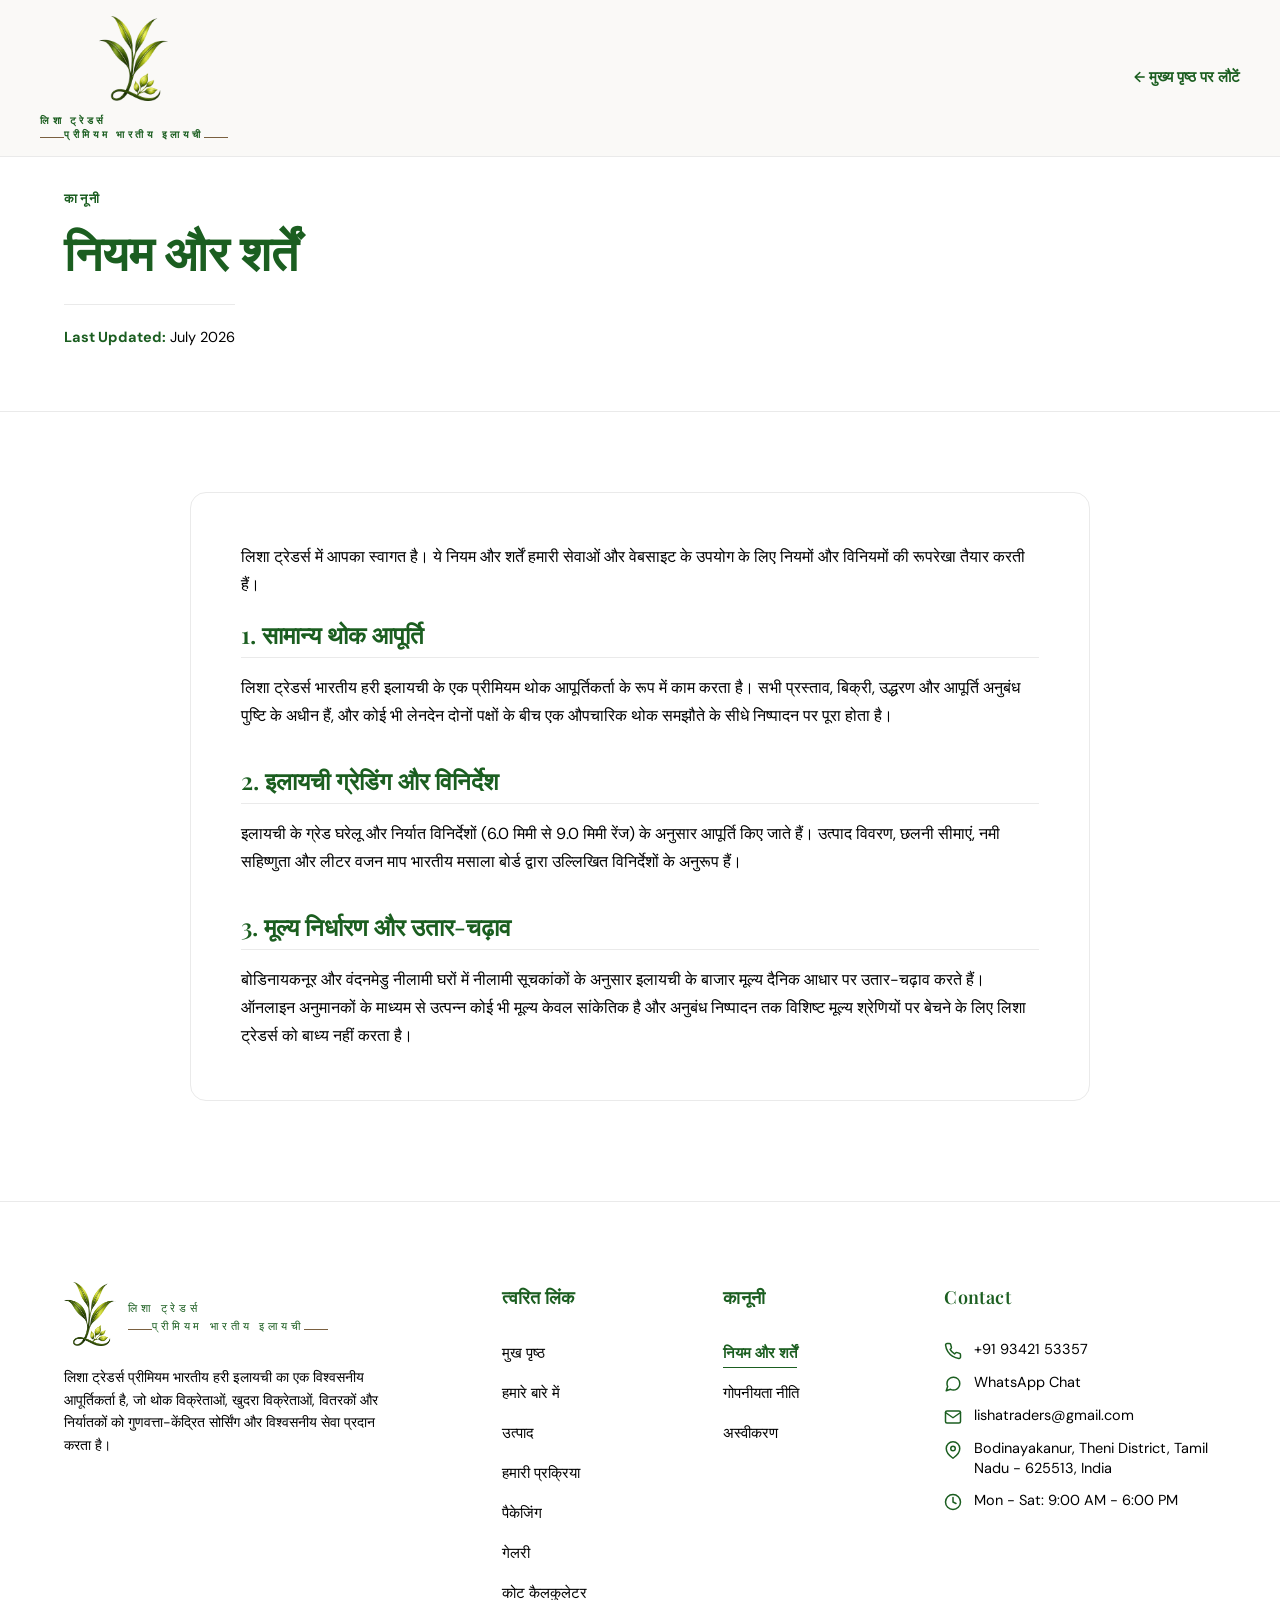
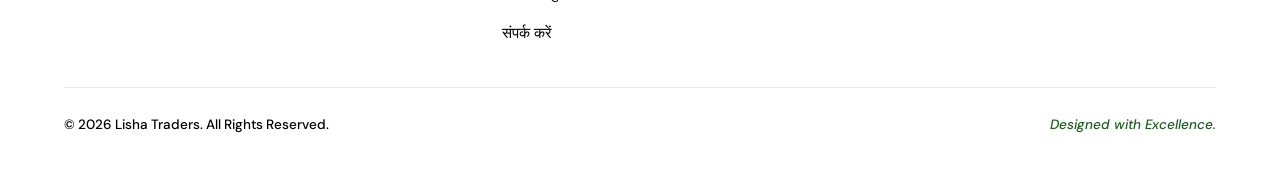
<file: terms-and-conditions-hi.html>
<!DOCTYPE html>

<html lang="hi">
<head>
<meta charset="utf-8"/>
<meta content="width=device-width, initial-scale=1.0, maximum-scale=1.0, user-scalable=no" name="viewport"/>
<title>नियम और शर्तें | लीशा ट्रेडर्स - बोडिनायक्कनूर</title>
<meta name="description" content="लीशा ट्रेडर्स के नियम और शर्तें: हरी इलायची थोक खरीद, नमूना प्रेषण, भुगतान और पारगमन शर्तें।"/>
<link href="assets/logo.png?v=13" rel="icon" type="image/png"/>
  <link rel="canonical" href="https://lishatraders.github.io/LT/terms-and-conditions-hi.html">
  <link rel="alternate" hreflang="en" href="https://lishatraders.github.io/LT/terms-and-conditions.html">
  <link rel="alternate" hreflang="hi" href="https://lishatraders.github.io/LT/terms-and-conditions-hi.html">
  <link rel="alternate" hreflang="ta" href="https://lishatraders.github.io/LT/terms-and-conditions-ta.html">
  <link rel="alternate" hreflang="x-default" href="https://lishatraders.github.io/LT/terms-and-conditions.html">
<!-- Open Graph / Facebook -->
<meta content="website" property="og:type"/>
<meta content="https://lishatraders.github.io/LT/terms-and-conditions.html" property="og:url"/>
<meta content="Terms &amp; Conditions | Lisha Traders" property="og:title"/>
<meta content="Read the terms and conditions of using the Lisha Traders website, making inquiries, and ordering our premium cardamom." property="og:description"/>
<meta content="https://lishatraders.github.io/LT/assets/hero_cardamom.png" property="og:image"/>
<!-- Twitter -->
<meta content="summary_large_image" property="twitter:card"/>
<meta content="https://lishatraders.github.io/LT/terms-and-conditions.html" property="twitter:url"/>
<meta content="Terms &amp; Conditions | Lisha Traders" property="twitter:title"/>
<meta content="Read the terms and conditions of using the Lisha Traders website, making inquiries, and ordering our premium cardamom." property="twitter:description"/>
<meta content="https://lishatraders.github.io/LT/assets/hero_cardamom.png" property="twitter:image"/>
<link href="https://fonts.googleapis.com" rel="preconnect"/>
<link crossorigin="" href="https://fonts.gstatic.com" rel="preconnect"/>
<link href="https://fonts.googleapis.com/css2?family=Playfair+Display:ital,wght@0,500;0,600;0,700;1,500&amp;family=DM+Sans:wght@400;500;600;700&amp;family=Cinzel+Decorative:wght@700&amp;family=Praise&amp;display=swap" rel="stylesheet"/>
<!-- Inherit Main Website Structure Stylesheet -->
<link href="style.css?v=8.9" rel="stylesheet"/>
<style>
    /* Override variables to enforce the strict white/black/green policy theme */
    :root {
      --cream: #FFFFFF;
      --white: #FFFFFF;
      --ink: #000000;
      --muted: #000000;
      --green-900: #1B5E20;
      --green-800: #1B5E20;
      --green-700: #1B5E20;
      --green-600: #1B5E20;
      --green-500: #1B5E20;
      --gold: #1B5E20;
      --gold-dark: #1B5E20;
      --line: #EAEAEA;
      --line-light: #EAEAEA;
      --green-accent: #1B5E20;
      --text-black: #000000;
      --border-color: #EAEAEA;
      --radius-card: 16px;
    }

    body {
      background: var(--white) !important;
      color: var(--text-black) !important;
      font-family: var(--font-sans);
      line-height: 1.75;
      font-size: 16px;
    }

    .wrap {
      max-width: 1200px;
      margin: 0 auto;
      padding: 0 24px;
    }

    /* Logo & Back Btn Alignment */
    .header-container {
      display: flex;
      justify-content: space-between;
      align-items: center;
      padding: 16px 0;
    }

    .logo {
      font-family: var(--font-serif);
      font-size: 26px;
      font-weight: 700;
      color: var(--green-accent) !important;
      text-decoration: none;
      letter-spacing: 0.05em;
      line-height: 0.95;
      display: flex;
      flex-direction: column;
    }

    .logo span {
      font-family: var(--font-sans);
      font-size: 10px;
      font-weight: 600;
      color: var(--green-accent) !important;
      letter-spacing: 0.35em;
      margin-top: 2px;
    }

    .back-btn {
      color: var(--green-accent);
      text-decoration: none;
      font-weight: 600;
      font-size: 14.5px;
      display: flex;
      align-items: center;
      gap: 6px;
      transition: opacity 0.3s;
    }

    .back-btn:hover {
      opacity: 0.8;
    }

    /* Hero Section */
    .hero-section {
      padding: 90px 0 60px;
      border-bottom: 1px solid var(--border-color);
      background: var(--white);
    }

    .hero-label {
      color: var(--green-accent);
      font-size: 13px;
      font-weight: 700;
      letter-spacing: 0.2em;
      text-transform: uppercase;
      display: block;
      margin-bottom: 12px;
    }

    h1 {
      font-family: var(--font-serif);
      font-size: 48px;
      color: var(--green-accent);
      font-weight: 700;
      line-height: 1.2;
      margin-bottom: 24px;
    }

    .meta-info {
      display: flex;
      gap: 30px;
      font-size: 14.5px;
      color: var(--text-black);
      border-top: 1px solid var(--border-color);
      padding-top: 20px;
      display: inline-flex;
    }

    .meta-info strong {
      font-weight: 700;
      color: var(--green-accent);
    }

    /* Main Container layout */
    .main-content-wrap {
      max-width: 900px;
      margin: 80px auto 100px;
    }

    .policy-section {
      background: var(--white);
      border: 1px solid var(--border-color);
      border-radius: var(--radius-card);
      padding: 50px;
      transition: border-color 0.3s, box-shadow 0.3s;
    }

    .policy-section:hover {
      border-color: var(--green-accent);
      box-shadow: 0 4px 24px rgba(27, 94, 32, 0.02);
    }

    h2 {
      font-family: var(--font-serif);
      font-size: 24px;
      color: var(--green-accent);
      margin-top: 35px;
      margin-bottom: 16px;
      font-weight: 600;
      padding-bottom: 8px;
      border-bottom: 1px solid var(--border-color);
    }

    h2:first-of-type {
      margin-top: 10px;
    }

    p {
      margin-bottom: 20px;
      color: var(--text-black);
      font-size: 16px;
    }

    p:last-of-type {
      margin-bottom: 0;
    }

    /* Highlight Active Footer Link */
    .footer-links-list a.active-footer-link {
      color: var(--green-accent) !important;
      font-weight: 600;
    }

    .footer-links-list a.active-footer-link::after {
      width: 100% !important;
      background-color: var(--green-accent) !important;
    }

    /* Scroll animations */
    .fade-up {
      opacity: 0;
      transform: translateY(24px);
      transition: opacity 0.7s cubic-bezier(0.16, 1, 0.3, 1), transform 0.7s cubic-bezier(0.16, 1, 0.3, 1);
    }

    .fade-up.visible {
      opacity: 1;
      transform: translateY(0);
    }

    /* Responsive adjustments */
    @media (max-width: 992px) {
      .hero-section {
        padding: 60px 0 40px;
      }

      h1 {
        font-size: 38px;
      }
      
      .main-content-wrap {
        margin: 50px auto 80px;
      }

      .policy-section {
        padding: 30px 24px;
      }
    }

    @media (max-width: 576px) {
      h1 {
        font-size: 32px;
        margin-bottom: 16px;
      }

      h2 {
        font-size: 21px;
        margin-bottom: 14px;
      }

      .meta-info {
        flex-direction: column;
        gap: 8px;
        padding-top: 16px;
        width: 100%;
      }
    }
  </style>
</head>
<body>
<!-- HEADER -->
<header>
<div class="wrap header-container">
<a class="logo brand-logo" href="index.html">
<img alt="Lisha Traders Logo" class="logo-img" src="assets/logo.png?v=13"/>
<div class="logo-text">
<span class="brand-title">लिशा ट्रेडर्स</span>
<span class="brand-subtitle">प्रीमियम भारतीय इलायची</span>
</div>
</a>
<a class="back-btn" href="index.html">
        ← मुख्य पृष्ठ पर लौटें
      </a>
</div>
</header>
<!-- PAGE HERO -->
<section class="hero-section">
<div class="wrap">
<span class="hero-label">कानूनी</span>
<h1>नियम और शर्तें</h1>
<div class="meta-info">
<span><strong>Last Updated:</strong> July 2026</span>
</div>
</div>
</section>
<!-- MAIN SECTION -->
<div class="wrap">
<div class="main-content-wrap">
<section class="policy-section fade-up">
<p>लिशा ट्रेडर्स में आपका स्वागत है। ये नियम और शर्तें हमारी सेवाओं और वेबसाइट के उपयोग के लिए नियमों और विनियमों की रूपरेखा तैयार करती हैं।</p>
<h2>1. सामान्य थोक आपूर्ति</h2>
<p>लिशा ट्रेडर्स भारतीय हरी इलायची के एक प्रीमियम थोक आपूर्तिकर्ता के रूप में काम करता है। सभी प्रस्ताव, बिक्री, उद्धरण और आपूर्ति अनुबंध पुष्टि के अधीन हैं, और कोई भी लेनदेन दोनों पक्षों के बीच एक औपचारिक थोक समझौते के सीधे निष्पादन पर पूरा होता है।</p>
<h2>2. इलायची ग्रेडिंग और विनिर्देश</h2>
<p>इलायची के ग्रेड घरेलू और निर्यात विनिर्देशों (6.0 मिमी से 9.0 मिमी रेंज) के अनुसार आपूर्ति किए जाते हैं। उत्पाद विवरण, छलनी सीमाएं, नमी सहिष्णुता और लीटर वजन माप भारतीय मसाला बोर्ड द्वारा उल्लिखित विनिर्देशों के अनुरूप हैं।</p>
<h2>3. मूल्य निर्धारण और उतार-चढ़ाव</h2>
<p>बोडिनायकनूर और वंदनमेडु नीलामी घरों में नीलामी सूचकांकों के अनुसार इलायची के बाजार मूल्य दैनिक आधार पर उतार-चढ़ाव करते हैं। ऑनलाइन अनुमानकों के माध्यम से उत्पन्न कोई भी मूल्य केवल सांकेतिक है और अनुबंध निष्पादन तक विशिष्ट मूल्य श्रेणियों पर बेचने के लिए लिशा ट्रेडर्स को बाध्य नहीं करता है।</p>
</section>
</div>
</div>
<!-- FOOTER -->
<footer class="premium-footer">
<div class="wrap">
<div class="footer-grid-redesign">
<!-- Column 1: Company -->
<div class="footer-col company-col">
<div class="foot-logo-redesign brand-logo">
<img alt="Lisha Traders Logo" class="foot-logo-img" src="assets/logo.png?v=13"/>
<div class="logo-text">
<span class="brand-title">लिशा ट्रेडर्स</span>
<span class="brand-subtitle">प्रीमियम भारतीय इलायची</span>
</div>
</div>
<p class="foot-description">
            लिशा ट्रेडर्स प्रीमियम भारतीय हरी इलायची का एक विश्वसनीय आपूर्तिकर्ता है, जो थोक विक्रेताओं, खुदरा विक्रेताओं, वितरकों और निर्यातकों को गुणवत्ता-केंद्रित सोर्सिंग और विश्वसनीय सेवा प्रदान करता है।
          </p>
</div>
<!-- Column 2: Quick Links -->
<div class="footer-col links-col">
<h5>त्वरित लिंक</h5>
<ul class="footer-links-list">
<li><a href="index.html#hero">मुख पृष्ठ</a></li>
<li><a href="index.html#why">हमारे बारे में</a></li>
<li><a href="index.html#products">उत्पाद</a></li>
<li><a href="index.html#process">हमारी प्रक्रिया</a></li>
<li><a href="index.html#pack">पैकेजिंग</a></li>
<li><a href="index.html#gallery">गेलरी</a></li>
<li><a href="index.html#calculator">कोट कैलकुलेटर</a></li>
<li><a href="index.html#contact">संपर्क करें</a></li>
</ul>
</div>
<!-- Column 3: Legal -->
<div class="footer-col links-col">
<h5>कानूनी</h5>
<ul class="footer-links-list">
<li><a class="active-footer-link" href="terms-and-conditions-hi.html">नियम और शर्तें</a></li>
<li><a href="privacy-policy-hi.html" target="_blank">गोपनीयता नीति</a></li>
<li><a href="disclaimer-hi.html" target="_blank">अस्वीकरण</a></li>
</ul>
</div>
<!-- Column 4: Contact Info -->
<div class="footer-col contact-col">
<h5>Contact</h5>
<ul class="footer-contact-list">
<li>
<svg fill="none" height="18" stroke="currentColor" stroke-linecap="round" stroke-linejoin="round" stroke-width="2" viewbox="0 0 24 24" width="18"><path d="M22 16.92v3a2 2 0 0 1-2.18 2 19.79 19.79 0 0 1-8.63-3.07 19.5 19.5 0 0 1-6-6 19.79 19.79 0 0 1-3.07-8.67A2 2 0 0 1 4.11 2h3a2 2 0 0 1 2 1.72 12.84 12.84 0 0 0 .7 2.81 2 2 0 0 1-.45 2.11L8.09 9.91a16 16 0 0 0 6 6l1.27-1.27a2 2 0 0 1 2.11-.45 12.84 12.84 0 0 0 2.81.7A2 2 0 0 1 22 16.92z"></path></svg>
<a href="tel:+919342153357">+91 93421 53357</a>
</li>
<li>
<svg fill="none" height="18" stroke="currentColor" stroke-linecap="round" stroke-linejoin="round" stroke-width="2" viewbox="0 0 24 24" width="18"><path d="M21 11.5a8.38 8.38 0 0 1-.9 3.8 8.5 8.5 0 0 1-7.6 4.7 8.38 8.38 0 0 1-3.8-.9L3 21l1.9-5.7a8.38 8.38 0 0 1-.9-3.8 8.5 8.5 0 0 1 4.7-7.6 8.38 8.38 0 0 1 3.8-.9h.5a8.48 8.48 0 0 1 8 8v.5z"></path></svg>
<a href="https://wa.me/919342153357" target="_blank">WhatsApp Chat</a>
</li>
<li>
<svg fill="none" height="18" stroke="currentColor" stroke-linecap="round" stroke-linejoin="round" stroke-width="2" viewbox="0 0 24 24" width="18"><path d="M4 4h16c1.1 0 2 .9 2 2v12c0 1.1-.9 2-2 2H4c-1.1 0-2-.9-2-2V6c0-1.1.9-2 2-2z"></path><polyline points="22,6 12,13 2,6"></polyline></svg>
<a href="mailto:lishatraders@gmail.com">lishatraders@gmail.com</a>
</li>
<li>
<svg fill="none" height="18" stroke="currentColor" stroke-linecap="round" stroke-linejoin="round" stroke-width="2" viewbox="0 0 24 24" width="18"><path d="M21 10c0 7-9 13-9 13s-9-6-9-13a9 9 0 0 1 18 0z"></path><circle cx="12" cy="10" r="3"></circle></svg>
<span>Bodinayakanur, Theni District, Tamil Nadu - 625513, India</span>
</li>
<li>
<svg fill="none" height="18" stroke="currentColor" stroke-linecap="round" stroke-linejoin="round" stroke-width="2" viewbox="0 0 24 24" width="18"><circle cx="12" cy="12" r="10"></circle><polyline points="12 6 12 12 16 14"></polyline></svg>
<span>Mon - Sat: 9:00 AM - 6:00 PM</span>
</li>
</ul>
</div>
</div>
<!-- Divider line -->
<hr class="footer-divider"/>
<!-- Bottom Row -->
<div class="footer-bottom-redesign">
<span class="copyright">© 2026 Lisha Traders. All Rights Reserved.</span>
<span class="designer">Designed with Excellence.</span>
</div>
</div>
</footer>
<script>
    document.addEventListener('DOMContentLoaded', () => {
      // Smooth entrance fade-up animation via IntersectionObserver
      const animateElements = document.querySelectorAll('.fade-up');
      
      const observerOptions = {
        root: null,
        threshold: 0.05,
        rootMargin: '0px 0px -40px 0px'
      };

      const scrollObserver = new IntersectionObserver((entries, observer) => {
        entries.forEach(entry => {
          if (entry.isIntersecting) {
            entry.target.classList.add('visible');
            observer.unobserve(entry.target);
          }
        });
      }, observerOptions);

      animateElements.forEach(el => {
        scrollObserver.observe(el);
      });
    });
  </script>
</body>
</html>
</file>
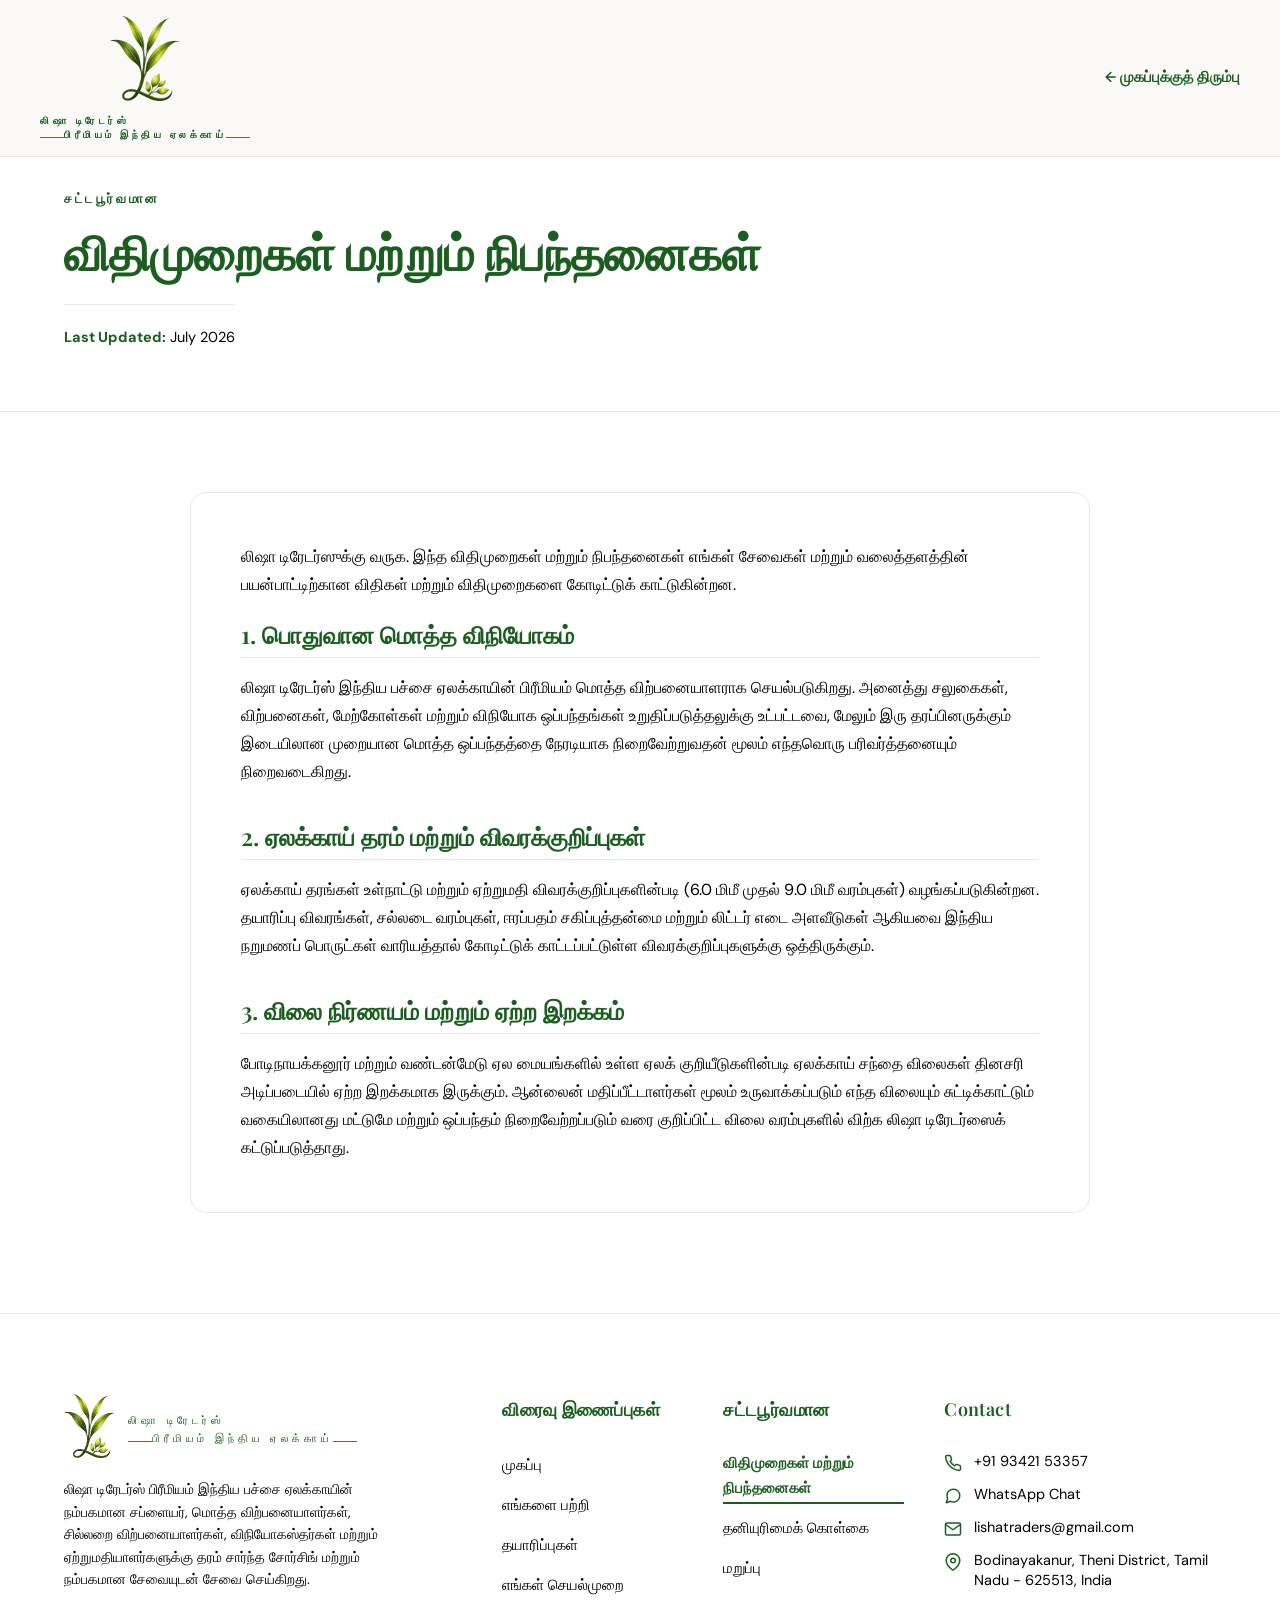
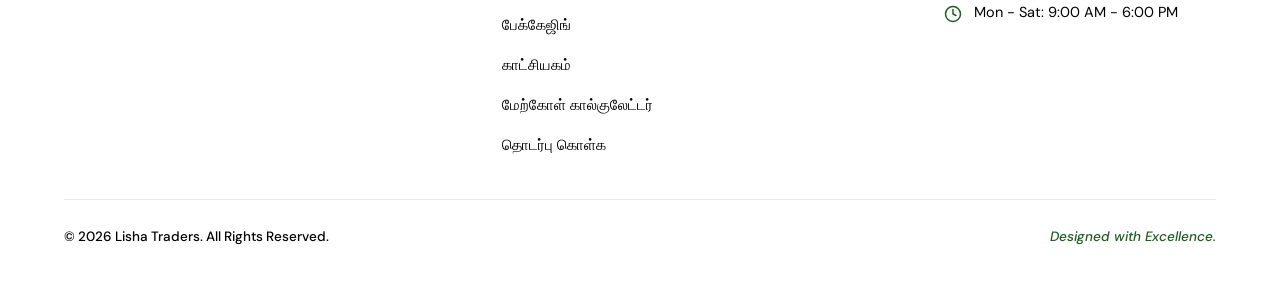
<file: terms-and-conditions-ta.html>
<!DOCTYPE html>

<html lang="ta">
<head>
<meta charset="utf-8"/>
<meta content="width=device-width, initial-scale=1.0, maximum-scale=1.0, user-scalable=no" name="viewport"/>
<title>விதிமுறைகள் மற்றும் நிபந்தனைகள் | லிஷா டிரேடர்ஸ்</title>
<meta name="description" content="லிஷா டிரேடர்ஸின் விதிமுறைகள் மற்றும் நிபந்தனைகள்: பச்சை ஏலக்காய் மொத்த கொள்முதல், மாதிரி அனுப்புதல் மற்றும் கட்டண விதிமுறைகள்."/>
<link href="assets/logo.png?v=13" rel="icon" type="image/png"/>
  <link rel="canonical" href="https://lishatraders.github.io/LT/terms-and-conditions-ta.html">
  <link rel="alternate" hreflang="en" href="https://lishatraders.github.io/LT/terms-and-conditions.html">
  <link rel="alternate" hreflang="hi" href="https://lishatraders.github.io/LT/terms-and-conditions-hi.html">
  <link rel="alternate" hreflang="ta" href="https://lishatraders.github.io/LT/terms-and-conditions-ta.html">
  <link rel="alternate" hreflang="x-default" href="https://lishatraders.github.io/LT/terms-and-conditions.html">
<!-- Open Graph / Facebook -->
<meta content="website" property="og:type"/>
<meta content="https://lishatraders.github.io/LT/terms-and-conditions.html" property="og:url"/>
<meta content="Terms &amp; Conditions | Lisha Traders" property="og:title"/>
<meta content="Read the terms and conditions of using the Lisha Traders website, making inquiries, and ordering our premium cardamom." property="og:description"/>
<meta content="https://lishatraders.github.io/LT/assets/hero_cardamom.png" property="og:image"/>
<!-- Twitter -->
<meta content="summary_large_image" property="twitter:card"/>
<meta content="https://lishatraders.github.io/LT/terms-and-conditions.html" property="twitter:url"/>
<meta content="Terms &amp; Conditions | Lisha Traders" property="twitter:title"/>
<meta content="Read the terms and conditions of using the Lisha Traders website, making inquiries, and ordering our premium cardamom." property="twitter:description"/>
<meta content="https://lishatraders.github.io/LT/assets/hero_cardamom.png" property="twitter:image"/>
<link href="https://fonts.googleapis.com" rel="preconnect"/>
<link crossorigin="" href="https://fonts.gstatic.com" rel="preconnect"/>
<link href="https://fonts.googleapis.com/css2?family=Playfair+Display:ital,wght@0,500;0,600;0,700;1,500&amp;family=DM+Sans:wght@400;500;600;700&amp;family=Cinzel+Decorative:wght@700&amp;family=Praise&amp;display=swap" rel="stylesheet"/>
<!-- Inherit Main Website Structure Stylesheet -->
<link href="style.css?v=8.9" rel="stylesheet"/>
<style>
    /* Override variables to enforce the strict white/black/green policy theme */
    :root {
      --cream: #FFFFFF;
      --white: #FFFFFF;
      --ink: #000000;
      --muted: #000000;
      --green-900: #1B5E20;
      --green-800: #1B5E20;
      --green-700: #1B5E20;
      --green-600: #1B5E20;
      --green-500: #1B5E20;
      --gold: #1B5E20;
      --gold-dark: #1B5E20;
      --line: #EAEAEA;
      --line-light: #EAEAEA;
      --green-accent: #1B5E20;
      --text-black: #000000;
      --border-color: #EAEAEA;
      --radius-card: 16px;
    }

    body {
      background: var(--white) !important;
      color: var(--text-black) !important;
      font-family: var(--font-sans);
      line-height: 1.75;
      font-size: 16px;
    }

    .wrap {
      max-width: 1200px;
      margin: 0 auto;
      padding: 0 24px;
    }

    /* Logo & Back Btn Alignment */
    .header-container {
      display: flex;
      justify-content: space-between;
      align-items: center;
      padding: 16px 0;
    }

    .logo {
      font-family: var(--font-serif);
      font-size: 26px;
      font-weight: 700;
      color: var(--green-accent) !important;
      text-decoration: none;
      letter-spacing: 0.05em;
      line-height: 0.95;
      display: flex;
      flex-direction: column;
    }

    .logo span {
      font-family: var(--font-sans);
      font-size: 10px;
      font-weight: 600;
      color: var(--green-accent) !important;
      letter-spacing: 0.35em;
      margin-top: 2px;
    }

    .back-btn {
      color: var(--green-accent);
      text-decoration: none;
      font-weight: 600;
      font-size: 14.5px;
      display: flex;
      align-items: center;
      gap: 6px;
      transition: opacity 0.3s;
    }

    .back-btn:hover {
      opacity: 0.8;
    }

    /* Hero Section */
    .hero-section {
      padding: 90px 0 60px;
      border-bottom: 1px solid var(--border-color);
      background: var(--white);
    }

    .hero-label {
      color: var(--green-accent);
      font-size: 13px;
      font-weight: 700;
      letter-spacing: 0.2em;
      text-transform: uppercase;
      display: block;
      margin-bottom: 12px;
    }

    h1 {
      font-family: var(--font-serif);
      font-size: 48px;
      color: var(--green-accent);
      font-weight: 700;
      line-height: 1.2;
      margin-bottom: 24px;
    }

    .meta-info {
      display: flex;
      gap: 30px;
      font-size: 14.5px;
      color: var(--text-black);
      border-top: 1px solid var(--border-color);
      padding-top: 20px;
      display: inline-flex;
    }

    .meta-info strong {
      font-weight: 700;
      color: var(--green-accent);
    }

    /* Main Container layout */
    .main-content-wrap {
      max-width: 900px;
      margin: 80px auto 100px;
    }

    .policy-section {
      background: var(--white);
      border: 1px solid var(--border-color);
      border-radius: var(--radius-card);
      padding: 50px;
      transition: border-color 0.3s, box-shadow 0.3s;
    }

    .policy-section:hover {
      border-color: var(--green-accent);
      box-shadow: 0 4px 24px rgba(27, 94, 32, 0.02);
    }

    h2 {
      font-family: var(--font-serif);
      font-size: 24px;
      color: var(--green-accent);
      margin-top: 35px;
      margin-bottom: 16px;
      font-weight: 600;
      padding-bottom: 8px;
      border-bottom: 1px solid var(--border-color);
    }

    h2:first-of-type {
      margin-top: 10px;
    }

    p {
      margin-bottom: 20px;
      color: var(--text-black);
      font-size: 16px;
    }

    p:last-of-type {
      margin-bottom: 0;
    }

    /* Highlight Active Footer Link */
    .footer-links-list a.active-footer-link {
      color: var(--green-accent) !important;
      font-weight: 600;
    }

    .footer-links-list a.active-footer-link::after {
      width: 100% !important;
      background-color: var(--green-accent) !important;
    }

    /* Scroll animations */
    .fade-up {
      opacity: 0;
      transform: translateY(24px);
      transition: opacity 0.7s cubic-bezier(0.16, 1, 0.3, 1), transform 0.7s cubic-bezier(0.16, 1, 0.3, 1);
    }

    .fade-up.visible {
      opacity: 1;
      transform: translateY(0);
    }

    /* Responsive adjustments */
    @media (max-width: 992px) {
      .hero-section {
        padding: 60px 0 40px;
      }

      h1 {
        font-size: 38px;
      }
      
      .main-content-wrap {
        margin: 50px auto 80px;
      }

      .policy-section {
        padding: 30px 24px;
      }
    }

    @media (max-width: 576px) {
      h1 {
        font-size: 32px;
        margin-bottom: 16px;
      }

      h2 {
        font-size: 21px;
        margin-bottom: 14px;
      }

      .meta-info {
        flex-direction: column;
        gap: 8px;
        padding-top: 16px;
        width: 100%;
      }
    }
  </style>
</head>
<body>
<!-- HEADER -->
<header>
<div class="wrap header-container">
<a class="logo brand-logo" href="index.html">
<img alt="Lisha Traders Logo" class="logo-img" src="assets/logo.png?v=13"/>
<div class="logo-text">
<span class="brand-title">லிஷா டிரேடர்ஸ்</span>
<span class="brand-subtitle">பிரீமியம் இந்திய ஏலக்காய்</span>
</div>
</a>
<a class="back-btn" href="index.html">
        ← முகப்புக்குத் திரும்பு
      </a>
</div>
</header>
<!-- PAGE HERO -->
<section class="hero-section">
<div class="wrap">
<span class="hero-label">சட்டபூர்வமான</span>
<h1>விதிமுறைகள் மற்றும் நிபந்தனைகள்</h1>
<div class="meta-info">
<span><strong>Last Updated:</strong> July 2026</span>
</div>
</div>
</section>
<!-- MAIN SECTION -->
<div class="wrap">
<div class="main-content-wrap">
<section class="policy-section fade-up">
<p>லிஷா டிரேடர்ஸுக்கு வருக. இந்த விதிமுறைகள் மற்றும் நிபந்தனைகள் எங்கள் சேவைகள் மற்றும் வலைத்தளத்தின் பயன்பாட்டிற்கான விதிகள் மற்றும் விதிமுறைகளை கோடிட்டுக் காட்டுகின்றன.</p>
<h2>1. பொதுவான மொத்த விநியோகம்</h2>
<p>லிஷா டிரேடர்ஸ் இந்திய பச்சை ஏலக்காயின் பிரீமியம் மொத்த விற்பனையாளராக செயல்படுகிறது. அனைத்து சலுகைகள், விற்பனைகள், மேற்கோள்கள் மற்றும் விநியோக ஒப்பந்தங்கள் உறுதிப்படுத்தலுக்கு உட்பட்டவை, மேலும் இரு தரப்பினருக்கும் இடையிலான முறையான மொத்த ஒப்பந்தத்தை நேரடியாக நிறைவேற்றுவதன் மூலம் எந்தவொரு பரிவர்த்தனையும் நிறைவடைகிறது.</p>
<h2>2. ஏலக்காய் தரம் மற்றும் விவரக்குறிப்புகள்</h2>
<p>ஏலக்காய் தரங்கள் உள்நாட்டு மற்றும் ஏற்றுமதி விவரக்குறிப்புகளின்படி (6.0 மிமீ முதல் 9.0 மிமீ வரம்புகள்) வழங்கப்படுகின்றன. தயாரிப்பு விவரங்கள், சல்லடை வரம்புகள், ஈரப்பதம் சகிப்புத்தன்மை மற்றும் லிட்டர் எடை அளவீடுகள் ஆகியவை இந்திய நறுமணப் பொருட்கள் வாரியத்தால் கோடிட்டுக் காட்டப்பட்டுள்ள விவரக்குறிப்புகளுக்கு ஒத்திருக்கும்.</p>
<h2>3. விலை நிர்ணயம் மற்றும் ஏற்ற இறக்கம்</h2>
<p>போடிநாயக்கனூர் மற்றும் வண்டன்மேடு ஏல மையங்களில் உள்ள ஏலக் குறியீடுகளின்படி ஏலக்காய் சந்தை விலைகள் தினசரி அடிப்படையில் ஏற்ற இறக்கமாக இருக்கும். ஆன்லைன் மதிப்பீட்டாளர்கள் மூலம் உருவாக்கப்படும் எந்த விலையும் சுட்டிக்காட்டும் வகையிலானது மட்டுமே மற்றும் ஒப்பந்தம் நிறைவேற்றப்படும் வரை குறிப்பிட்ட விலை வரம்புகளில் விற்க லிஷா டிரேடர்ஸைக் கட்டுப்படுத்தாது.</p>
</section>
</div>
</div>
<!-- FOOTER -->
<footer class="premium-footer">
<div class="wrap">
<div class="footer-grid-redesign">
<!-- Column 1: Company -->
<div class="footer-col company-col">
<div class="foot-logo-redesign brand-logo">
<img alt="Lisha Traders Logo" class="foot-logo-img" src="assets/logo.png?v=13"/>
<div class="logo-text">
<span class="brand-title">லிஷா டிரேடர்ஸ்</span>
<span class="brand-subtitle">பிரீமியம் இந்திய ஏலக்காய்</span>
</div>
</div>
<p class="foot-description">
            லிஷா டிரேடர்ஸ் பிரீமியம் இந்திய பச்சை ஏலக்காயின் நம்பகமான சப்ளையர், மொத்த விற்பனையாளர்கள், சில்லறை விற்பனையாளர்கள், விநியோகஸ்தர்கள் மற்றும் ஏற்றுமதியாளர்களுக்கு தரம் சார்ந்த சோர்சிங் மற்றும் நம்பகமான சேவையுடன் சேவை செய்கிறது.
          </p>
</div>
<!-- Column 2: Quick Links -->
<div class="footer-col links-col">
<h5>விரைவு இணைப்புகள்</h5>
<ul class="footer-links-list">
<li><a href="index.html#hero">முகப்பு</a></li>
<li><a href="index.html#why">எங்களை பற்றி</a></li>
<li><a href="index.html#products">தயாரிப்புகள்</a></li>
<li><a href="index.html#process">எங்கள் செயல்முறை</a></li>
<li><a href="index.html#pack">பேக்கேஜிங்</a></li>
<li><a href="index.html#gallery">காட்சியகம்</a></li>
<li><a href="index.html#calculator">மேற்கோள் கால்குலேட்டர்</a></li>
<li><a href="index.html#contact">தொடர்பு கொள்க</a></li>
</ul>
</div>
<!-- Column 3: Legal -->
<div class="footer-col links-col">
<h5>சட்டபூர்வமான</h5>
<ul class="footer-links-list">
<li><a class="active-footer-link" href="terms-and-conditions-ta.html">விதிமுறைகள் மற்றும் நிபந்தனைகள்</a></li>
<li><a href="privacy-policy-ta.html" target="_blank">தனியுரிமைக் கொள்கை</a></li>
<li><a href="disclaimer-ta.html" target="_blank">மறுப்பு</a></li>
</ul>
</div>
<!-- Column 4: Contact Info -->
<div class="footer-col contact-col">
<h5>Contact</h5>
<ul class="footer-contact-list">
<li>
<svg fill="none" height="18" stroke="currentColor" stroke-linecap="round" stroke-linejoin="round" stroke-width="2" viewbox="0 0 24 24" width="18"><path d="M22 16.92v3a2 2 0 0 1-2.18 2 19.79 19.79 0 0 1-8.63-3.07 19.5 19.5 0 0 1-6-6 19.79 19.79 0 0 1-3.07-8.67A2 2 0 0 1 4.11 2h3a2 2 0 0 1 2 1.72 12.84 12.84 0 0 0 .7 2.81 2 2 0 0 1-.45 2.11L8.09 9.91a16 16 0 0 0 6 6l1.27-1.27a2 2 0 0 1 2.11-.45 12.84 12.84 0 0 0 2.81.7A2 2 0 0 1 22 16.92z"></path></svg>
<a href="tel:+919342153357">+91 93421 53357</a>
</li>
<li>
<svg fill="none" height="18" stroke="currentColor" stroke-linecap="round" stroke-linejoin="round" stroke-width="2" viewbox="0 0 24 24" width="18"><path d="M21 11.5a8.38 8.38 0 0 1-.9 3.8 8.5 8.5 0 0 1-7.6 4.7 8.38 8.38 0 0 1-3.8-.9L3 21l1.9-5.7a8.38 8.38 0 0 1-.9-3.8 8.5 8.5 0 0 1 4.7-7.6 8.38 8.38 0 0 1 3.8-.9h.5a8.48 8.48 0 0 1 8 8v.5z"></path></svg>
<a href="https://wa.me/919342153357" target="_blank">WhatsApp Chat</a>
</li>
<li>
<svg fill="none" height="18" stroke="currentColor" stroke-linecap="round" stroke-linejoin="round" stroke-width="2" viewbox="0 0 24 24" width="18"><path d="M4 4h16c1.1 0 2 .9 2 2v12c0 1.1-.9 2-2 2H4c-1.1 0-2-.9-2-2V6c0-1.1.9-2 2-2z"></path><polyline points="22,6 12,13 2,6"></polyline></svg>
<a href="mailto:lishatraders@gmail.com">lishatraders@gmail.com</a>
</li>
<li>
<svg fill="none" height="18" stroke="currentColor" stroke-linecap="round" stroke-linejoin="round" stroke-width="2" viewbox="0 0 24 24" width="18"><path d="M21 10c0 7-9 13-9 13s-9-6-9-13a9 9 0 0 1 18 0z"></path><circle cx="12" cy="10" r="3"></circle></svg>
<span>Bodinayakanur, Theni District, Tamil Nadu - 625513, India</span>
</li>
<li>
<svg fill="none" height="18" stroke="currentColor" stroke-linecap="round" stroke-linejoin="round" stroke-width="2" viewbox="0 0 24 24" width="18"><circle cx="12" cy="12" r="10"></circle><polyline points="12 6 12 12 16 14"></polyline></svg>
<span>Mon - Sat: 9:00 AM - 6:00 PM</span>
</li>
</ul>
</div>
</div>
<!-- Divider line -->
<hr class="footer-divider"/>
<!-- Bottom Row -->
<div class="footer-bottom-redesign">
<span class="copyright">© 2026 Lisha Traders. All Rights Reserved.</span>
<span class="designer">Designed with Excellence.</span>
</div>
</div>
</footer>
<script>
    document.addEventListener('DOMContentLoaded', () => {
      // Smooth entrance fade-up animation via IntersectionObserver
      const animateElements = document.querySelectorAll('.fade-up');
      
      const observerOptions = {
        root: null,
        threshold: 0.05,
        rootMargin: '0px 0px -40px 0px'
      };

      const scrollObserver = new IntersectionObserver((entries, observer) => {
        entries.forEach(entry => {
          if (entry.isIntersecting) {
            entry.target.classList.add('visible');
            observer.unobserve(entry.target);
          }
        });
      }, observerOptions);

      animateElements.forEach(el => {
        scrollObserver.observe(el);
      });
    });
  </script>
</body>
</html>
</file>
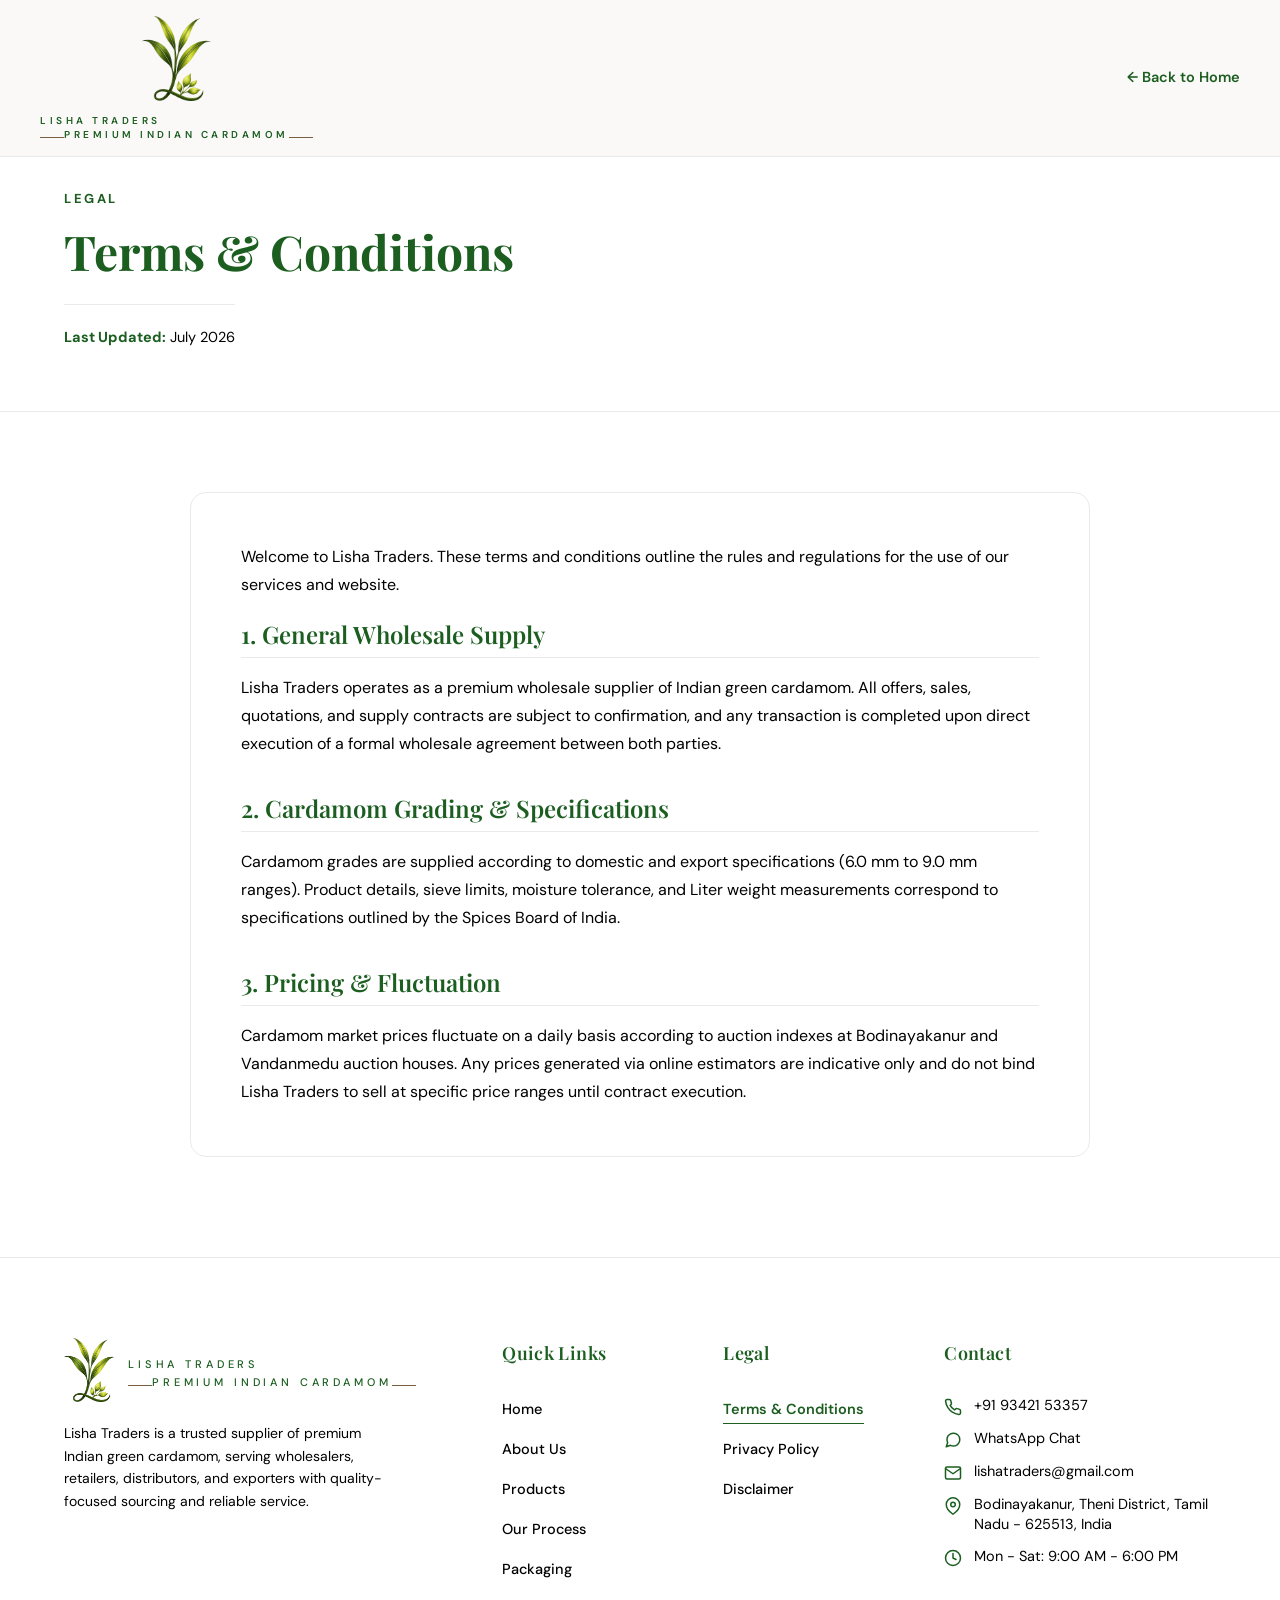
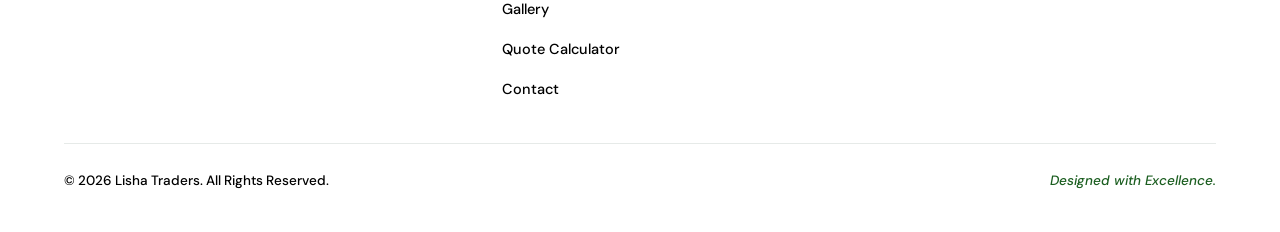
<file: terms-and-conditions.html>
<!DOCTYPE html>
<html lang="en">
<head>
  <meta charset="UTF-8">
  <meta name="viewport" content="width=device-width, initial-scale=1.0, maximum-scale=1.0, user-scalable=no">
  <title>Terms & Conditions | Lisha Traders</title>
  <meta name="description" content="Read the terms and conditions of using the Lisha Traders website, making inquiries, and ordering our premium cardamom.">
  <link rel="icon" type="image/png" href="assets/logo.png?v=13">
    <link rel="canonical" href="https://lishatraders.github.io/LT/terms-and-conditions.html">
  <link rel="alternate" hreflang="en" href="https://lishatraders.github.io/LT/terms-and-conditions.html">
  <link rel="alternate" hreflang="hi" href="https://lishatraders.github.io/LT/terms-and-conditions-hi.html">
  <link rel="alternate" hreflang="ta" href="https://lishatraders.github.io/LT/terms-and-conditions-ta.html">
  <link rel="alternate" hreflang="x-default" href="https://lishatraders.github.io/LT/terms-and-conditions.html">
  
  <!-- Open Graph / Facebook -->
  <meta property="og:type" content="website">
  <meta property="og:url" content="https://lishatraders.github.io/LT/terms-and-conditions.html">
  <meta property="og:title" content="Terms & Conditions | Lisha Traders">
  <meta property="og:description" content="Read the terms and conditions of using the Lisha Traders website, making inquiries, and ordering our premium cardamom.">
  <meta property="og:image" content="https://lishatraders.github.io/LT/assets/hero_cardamom.png">

  <!-- Twitter -->
  <meta property="twitter:card" content="summary_large_image">
  <meta property="twitter:url" content="https://lishatraders.github.io/LT/terms-and-conditions.html">
  <meta property="twitter:title" content="Terms & Conditions | Lisha Traders">
  <meta property="twitter:description" content="Read the terms and conditions of using the Lisha Traders website, making inquiries, and ordering our premium cardamom.">
  <meta property="twitter:image" content="https://lishatraders.github.io/LT/assets/hero_cardamom.png">

  <link rel="preconnect" href="https://fonts.googleapis.com">
  <link rel="preconnect" href="https://fonts.gstatic.com" crossorigin>
  <link href="https://fonts.googleapis.com/css2?family=Playfair+Display:ital,wght@0,500;0,600;0,700;1,500&family=DM+Sans:wght@400;500;600;700&family=Cinzel+Decorative:wght@700&family=Praise&display=swap" rel="stylesheet">
  
  <!-- Inherit Main Website Structure Stylesheet -->
  <link rel="stylesheet" href="style.css?v=8.9">

  <style>
    /* Override variables to enforce the strict white/black/green policy theme */
    :root {
      --cream: #FFFFFF;
      --white: #FFFFFF;
      --ink: #000000;
      --muted: #000000;
      --green-900: #1B5E20;
      --green-800: #1B5E20;
      --green-700: #1B5E20;
      --green-600: #1B5E20;
      --green-500: #1B5E20;
      --gold: #1B5E20;
      --gold-dark: #1B5E20;
      --line: #EAEAEA;
      --line-light: #EAEAEA;
      --green-accent: #1B5E20;
      --text-black: #000000;
      --border-color: #EAEAEA;
      --radius-card: 16px;
    }

    body {
      background: var(--white) !important;
      color: var(--text-black) !important;
      font-family: var(--font-sans);
      line-height: 1.75;
      font-size: 16px;
    }

    .wrap {
      max-width: 1200px;
      margin: 0 auto;
      padding: 0 24px;
    }

    /* Logo & Back Btn Alignment */
    .header-container {
      display: flex;
      justify-content: space-between;
      align-items: center;
      padding: 16px 0;
    }

    .logo {
      font-family: var(--font-serif);
      font-size: 26px;
      font-weight: 700;
      color: var(--green-accent) !important;
      text-decoration: none;
      letter-spacing: 0.05em;
      line-height: 0.95;
      display: flex;
      flex-direction: column;
    }

    .logo span {
      font-family: var(--font-sans);
      font-size: 10px;
      font-weight: 600;
      color: var(--green-accent) !important;
      letter-spacing: 0.35em;
      margin-top: 2px;
    }

    .back-btn {
      color: var(--green-accent);
      text-decoration: none;
      font-weight: 600;
      font-size: 14.5px;
      display: flex;
      align-items: center;
      gap: 6px;
      transition: opacity 0.3s;
    }

    .back-btn:hover {
      opacity: 0.8;
    }

    /* Hero Section */
    .hero-section {
      padding: 90px 0 60px;
      border-bottom: 1px solid var(--border-color);
      background: var(--white);
    }

    .hero-label {
      color: var(--green-accent);
      font-size: 13px;
      font-weight: 700;
      letter-spacing: 0.2em;
      text-transform: uppercase;
      display: block;
      margin-bottom: 12px;
    }

    h1 {
      font-family: var(--font-serif);
      font-size: 48px;
      color: var(--green-accent);
      font-weight: 700;
      line-height: 1.2;
      margin-bottom: 24px;
    }

    .meta-info {
      display: flex;
      gap: 30px;
      font-size: 14.5px;
      color: var(--text-black);
      border-top: 1px solid var(--border-color);
      padding-top: 20px;
      display: inline-flex;
    }

    .meta-info strong {
      font-weight: 700;
      color: var(--green-accent);
    }

    /* Main Container layout */
    .main-content-wrap {
      max-width: 900px;
      margin: 80px auto 100px;
    }

    .policy-section {
      background: var(--white);
      border: 1px solid var(--border-color);
      border-radius: var(--radius-card);
      padding: 50px;
      transition: border-color 0.3s, box-shadow 0.3s;
    }

    .policy-section:hover {
      border-color: var(--green-accent);
      box-shadow: 0 4px 24px rgba(27, 94, 32, 0.02);
    }

    h2 {
      font-family: var(--font-serif);
      font-size: 24px;
      color: var(--green-accent);
      margin-top: 35px;
      margin-bottom: 16px;
      font-weight: 600;
      padding-bottom: 8px;
      border-bottom: 1px solid var(--border-color);
    }

    h2:first-of-type {
      margin-top: 10px;
    }

    p {
      margin-bottom: 20px;
      color: var(--text-black);
      font-size: 16px;
    }

    p:last-of-type {
      margin-bottom: 0;
    }

    /* Highlight Active Footer Link */
    .footer-links-list a.active-footer-link {
      color: var(--green-accent) !important;
      font-weight: 600;
    }

    .footer-links-list a.active-footer-link::after {
      width: 100% !important;
      background-color: var(--green-accent) !important;
    }

    /* Scroll animations */
    .fade-up {
      opacity: 0;
      transform: translateY(24px);
      transition: opacity 0.7s cubic-bezier(0.16, 1, 0.3, 1), transform 0.7s cubic-bezier(0.16, 1, 0.3, 1);
    }

    .fade-up.visible {
      opacity: 1;
      transform: translateY(0);
    }

    /* Responsive adjustments */
    @media (max-width: 992px) {
      .hero-section {
        padding: 60px 0 40px;
      }

      h1 {
        font-size: 38px;
      }
      
      .main-content-wrap {
        margin: 50px auto 80px;
      }

      .policy-section {
        padding: 30px 24px;
      }
    }

    @media (max-width: 576px) {
      h1 {
        font-size: 32px;
        margin-bottom: 16px;
      }

      h2 {
        font-size: 21px;
        margin-bottom: 14px;
      }

      .meta-info {
        flex-direction: column;
        gap: 8px;
        padding-top: 16px;
        width: 100%;
      }
    }
  </style>
</head>
<body>

  <!-- HEADER -->
  <header>
    <div class="wrap header-container">
      <a href="index.html" class="logo brand-logo">
        <img src="assets/logo.png?v=13" alt="Lisha Traders Logo" class="logo-img">
        <div class="logo-text">
          <span class="brand-title">LISHA TRADERS</span>
          <span class="brand-subtitle">PREMIUM INDIAN CARDAMOM</span>
        </div>
      </a>
      <a href="index.html" class="back-btn">
        ← Back to Home
      </a>
    </div>
  </header>

  <!-- PAGE HERO -->
  <section class="hero-section">
    <div class="wrap">
      <span class="hero-label">LEGAL</span>
      <h1>Terms & Conditions</h1>
      <div class="meta-info">
        <span><strong>Last Updated:</strong> July 2026</span>
      </div>
    </div>
  </section>

  <!-- MAIN SECTION -->
  <div class="wrap">
    <div class="main-content-wrap">
      <section class="policy-section fade-up">
        <p>Welcome to Lisha Traders. These terms and conditions outline the rules and regulations for the use of our services and website.</p>
        
        <h2>1. General Wholesale Supply</h2>
        <p>Lisha Traders operates as a premium wholesale supplier of Indian green cardamom. All offers, sales, quotations, and supply contracts are subject to confirmation, and any transaction is completed upon direct execution of a formal wholesale agreement between both parties.</p>
        
        <h2>2. Cardamom Grading & Specifications</h2>
        <p>Cardamom grades are supplied according to domestic and export specifications (6.0 mm to 9.0 mm ranges). Product details, sieve limits, moisture tolerance, and Liter weight measurements correspond to specifications outlined by the Spices Board of India.</p>
        
        <h2>3. Pricing & Fluctuation</h2>
        <p>Cardamom market prices fluctuate on a daily basis according to auction indexes at Bodinayakanur and Vandanmedu auction houses. Any prices generated via online estimators are indicative only and do not bind Lisha Traders to sell at specific price ranges until contract execution.</p>
      </section>
    </div>
  </div>

  <!-- FOOTER -->
  <footer class="premium-footer">
    <div class="wrap">
      <div class="footer-grid-redesign">
        <!-- Column 1: Company -->
        <div class="footer-col company-col">
          <div class="foot-logo-redesign brand-logo">
            <img src="assets/logo.png?v=13" alt="Lisha Traders Logo" class="foot-logo-img">
            <div class="logo-text">
              <span class="brand-title">LISHA TRADERS</span>
              <span class="brand-subtitle">PREMIUM INDIAN CARDAMOM</span>
            </div>
          </div>
          <p class="foot-description">
            Lisha Traders is a trusted supplier of premium Indian green cardamom, serving wholesalers, retailers, distributors, and exporters with quality-focused sourcing and reliable service.
          </p>
        </div>

        <!-- Column 2: Quick Links -->
        <div class="footer-col links-col">
          <h5>Quick Links</h5>
          <ul class="footer-links-list">
            <li><a href="index.html#hero">Home</a></li>
            <li><a href="index.html#why">About Us</a></li>
            <li><a href="index.html#products">Products</a></li>
            <li><a href="index.html#process">Our Process</a></li>
            <li><a href="index.html#pack">Packaging</a></li>
            <li><a href="index.html#gallery">Gallery</a></li>
            <li><a href="index.html#calculator">Quote Calculator</a></li>
            <li><a href="index.html#contact">Contact</a></li>
          </ul>
        </div>

        <!-- Column 3: Legal -->
        <div class="footer-col links-col">
          <h5>Legal</h5>
          <ul class="footer-links-list">
            <li><a href="terms-and-conditions.html" class="active-footer-link">Terms &amp; Conditions</a></li>
            <li><a href="privacy-policy.html" target="_blank">Privacy Policy</a></li>
            <li><a href="disclaimer.html" target="_blank">Disclaimer</a></li>
          </ul>
        </div>

        <!-- Column 4: Contact Info -->
        <div class="footer-col contact-col">
          <h5>Contact</h5>
          <ul class="footer-contact-list">
            <li>
              <svg width="18" height="18" viewBox="0 0 24 24" fill="none" stroke="currentColor" stroke-width="2" stroke-linecap="round" stroke-linejoin="round"><path d="M22 16.92v3a2 2 0 0 1-2.18 2 19.79 19.79 0 0 1-8.63-3.07 19.5 19.5 0 0 1-6-6 19.79 19.79 0 0 1-3.07-8.67A2 2 0 0 1 4.11 2h3a2 2 0 0 1 2 1.72 12.84 12.84 0 0 0 .7 2.81 2 2 0 0 1-.45 2.11L8.09 9.91a16 16 0 0 0 6 6l1.27-1.27a2 2 0 0 1 2.11-.45 12.84 12.84 0 0 0 2.81.7A2 2 0 0 1 22 16.92z"></path></svg>
              <a href="tel:+919342153357">+91 93421 53357</a>
            </li>
            <li>
              <svg width="18" height="18" viewBox="0 0 24 24" fill="none" stroke="currentColor" stroke-width="2" stroke-linecap="round" stroke-linejoin="round"><path d="M21 11.5a8.38 8.38 0 0 1-.9 3.8 8.5 8.5 0 0 1-7.6 4.7 8.38 8.38 0 0 1-3.8-.9L3 21l1.9-5.7a8.38 8.38 0 0 1-.9-3.8 8.5 8.5 0 0 1 4.7-7.6 8.38 8.38 0 0 1 3.8-.9h.5a8.48 8.48 0 0 1 8 8v.5z"></path></svg>
              <a href="https://wa.me/919342153357" target="_blank">WhatsApp Chat</a>
            </li>
            <li>
              <svg width="18" height="18" viewBox="0 0 24 24" fill="none" stroke="currentColor" stroke-width="2" stroke-linecap="round" stroke-linejoin="round"><path d="M4 4h16c1.1 0 2 .9 2 2v12c0 1.1-.9 2-2 2H4c-1.1 0-2-.9-2-2V6c0-1.1.9-2 2-2z"></path><polyline points="22,6 12,13 2,6"></polyline></svg>
              <a href="mailto:lishatraders@gmail.com">lishatraders@gmail.com</a>
            </li>
            <li>
              <svg width="18" height="18" viewBox="0 0 24 24" fill="none" stroke="currentColor" stroke-width="2" stroke-linecap="round" stroke-linejoin="round"><path d="M21 10c0 7-9 13-9 13s-9-6-9-13a9 9 0 0 1 18 0z"></path><circle cx="12" cy="10" r="3"></circle></svg>
              <span>Bodinayakanur, Theni District, Tamil Nadu - 625513, India</span>
            </li>
            <li>
              <svg width="18" height="18" viewBox="0 0 24 24" fill="none" stroke="currentColor" stroke-width="2" stroke-linecap="round" stroke-linejoin="round"><circle cx="12" cy="12" r="10"></circle><polyline points="12 6 12 12 16 14"></polyline></svg>
              <span>Mon - Sat: 9:00 AM - 6:00 PM</span>
            </li>
          </ul>
        </div>
      </div>

      <!-- Divider line -->
      <hr class="footer-divider">

      <!-- Bottom Row -->
      <div class="footer-bottom-redesign">
        <span class="copyright">© 2026 Lisha Traders. All Rights Reserved.</span>
        <span class="designer">Designed with Excellence.</span>
      </div>
    </div>
  </footer>

  <script>
    document.addEventListener('DOMContentLoaded', () => {
      // Smooth entrance fade-up animation via IntersectionObserver
      const animateElements = document.querySelectorAll('.fade-up');
      
      const observerOptions = {
        root: null,
        threshold: 0.05,
        rootMargin: '0px 0px -40px 0px'
      };

      const scrollObserver = new IntersectionObserver((entries, observer) => {
        entries.forEach(entry => {
          if (entry.isIntersecting) {
            entry.target.classList.add('visible');
            observer.unobserve(entry.target);
          }
        });
      }, observerOptions);

      animateElements.forEach(el => {
        scrollObserver.observe(el);
      });
    });
  </script>

</body>
</html>
</file>
<file: style.css>
/* ---------- CUSTOM PROPERTIES & DESIGN SYSTEM ---------- */
:root {
  --green-900: #0a180e;
  --green-800: #0f2516;
  --green-700: #163620;
  --green-600: #1f4b2c;
  --green-500: #2d6b3f;
  --green-100: #eef5ef;
  --gold: #4eb270;
  --gold-light: #82d09d;
  --gold-dark: #2e7d4a;
  --gold-alpha: rgba(78, 178, 112, 0.15);
  --cream: #faf8f5;
  --cream-2: #f2efe6;
  --cream-3: #e5e0d1;
  --ink: #161a17;
  --muted: #626e65;
  --white: #ffffff;
  --line: rgba(78, 178, 112, 0.25);
  --line-light: rgba(78, 178, 112, 0.1);
  --radius-sm: 8px;
  --radius-md: 16px;
  --radius-lg: 28px;
  --shadow-sm: 0 4px 12px rgba(10, 24, 14, 0.03);
  --shadow-md: 0 12px 30px rgba(10, 24, 14, 0.06);
  --shadow-lg: 0 22px 50px -15px rgba(10, 24, 14, 0.12);
  --font-serif: 'Playfair Display', Georgia, serif;
  --font-sans: 'DM Sans', system-ui, -apple-system, sans-serif;
  --transition: all 0.3s cubic-bezier(0.25, 0.8, 0.25, 1);
}

/* ---------- REGIONAL FONT OVERRIDES ---------- */
body.lang-hi {
  --font-sans: 'Mukta', sans-serif;
  --font-serif: 'Mukta', sans-serif;
}
body.lang-ta {
  --font-sans: 'Pavanam', sans-serif;
  --font-serif: 'Pavanam', sans-serif;
}

/* ---------- RESET & BASICS ---------- */
* {
  margin: 0;
  padding: 0;
  box-sizing: border-box;
}

html {
  scroll-behavior: smooth;
  scroll-padding-top: 90px;
  overflow-x: hidden; /* Prevent horizontal scroll at document level */
  width: 100%;
}

body {
  font-family: var(--font-sans);
  color: var(--ink);
  background: var(--cream);
  line-height: 1.6;
  overflow-x: hidden;
  max-width: 100vw;
  -webkit-font-smoothing: antialiased;
}

/* Global responsive image rules */
img, video, svg {
  max-width: 100%;
  height: auto;
  display: block;
}

/* ---------- TYPOGRAPHY ---------- */
h1, h2, h3, h4 {
  font-family: var(--font-serif);
  color: var(--ink);
  font-weight: 600;
  line-height: 1.25;
}

p {
  color: var(--muted);
  font-size: 15.5px;
}

a {
  text-decoration: none;
  color: inherit;
  transition: var(--transition);
}

/* ---------- REUSABLE COMPONENTS ---------- */
.wrap {
  max-width: 1200px;
  margin: 0 auto;
  padding: 0 24px;
}

.eyebrow {
  display: inline-flex;
  align-items: center;
  gap: 10px;
  font-size: 12px;
  letter-spacing: 0.18em;
  text-transform: uppercase;
  color: var(--gold-dark);
  font-weight: 700;
  margin-bottom: 16px;
}

.eyebrow::before {
  content: "❧";
  color: var(--gold);
  font-size: 16px;
}

.section-head {
  text-align: center;
  max-width: 650px;
  margin: 0 auto 60px;
}

.section-head h2 {
  font-size: 38px;
  margin-top: 8px;
  position: relative;
}

.section-head h2::after {
  content: "";
  display: block;
  width: 50px;
  height: 2px;
  background: var(--gold);
  margin: 16px auto 0;
}

/* Buttons */
.btn {
  display: inline-flex;
  align-items: center;
  justify-content: center;
  gap: 10px;
  padding: 14px 28px;
  border-radius: var(--radius-sm);
  font-weight: 600;
  font-size: 14.5px;
  cursor: pointer;
  transition: var(--transition);
  border: 1px solid transparent;
}

.btn-dark {
  background: var(--green-900);
  color: var(--white);
  box-shadow: var(--shadow-sm);
}

.btn-dark:hover {
  background: var(--green-700);
  transform: translateY(-2px);
  box-shadow: var(--shadow-md);
}

.btn-outline {
  background: transparent;
  border-color: var(--line);
  color: var(--green-900);
}

.btn-outline:hover {
  background: var(--green-100);
  border-color: var(--green-700);
}

.btn-outline-white {
  background: transparent;
  border-color: rgba(255, 255, 255, 0.4);
  color: var(--white);
}

.btn-outline-white:hover {
  background: rgba(255, 255, 255, 0.1);
  border-color: var(--white);
  transform: translateY(-2px);
}

.btn-light {
  background: var(--white);
  color: var(--green-900);
  box-shadow: var(--shadow-sm);
}

.btn-light:hover {
  background: var(--cream-2);
  transform: translateY(-2px);
  box-shadow: var(--shadow-md);
}

/* Section Padding */
section {
  padding: 100px 0;
}

.bg-white {
  background: var(--white);
}

.bg-cream-2 {
  background: var(--cream-2);
}

/* ---------- SCROLL REVEAL ANIMATIONS (FAST & LIGHTWEIGHT) ---------- */
.reveal {
  opacity: 0;
  transform: translateY(20px);
  transition: opacity 0.35s ease-out, transform 0.35s ease-out;
}

.reveal.active {
  opacity: 1;
  transform: translateY(0);
}

.reveal-left {
  opacity: 0;
  transform: translateX(-20px);
  transition: opacity 0.35s ease-out, transform 0.35s ease-out;
}

.reveal-left.active {
  opacity: 1;
  transform: translateX(0);
}

.reveal-right {
  opacity: 0;
  transform: translateX(20px);
  transition: opacity 0.35s ease-out, transform 0.35s ease-out;
}

.reveal-right.active {
  opacity: 1;
  transform: translateX(0);
}

.delay-1 { transition-delay: 0.15s; }
.delay-2 { transition-delay: 0.3s; }
.delay-3 { transition-delay: 0.45s; }

/* ---------- HEADER & NAV ---------- */
body {
  padding-top: 98px; /* Space for fixed header on desktop */
}
@media (max-width: 992px) {
  body {
    padding-top: 78px; /* Space for fixed header on tablet */
  }
}
@media (max-width: 576px) {
  body {
    padding-top: 68px; /* Space for fixed header on mobile */
  }
}

header {
  position: fixed;
  top: 0;
  left: 0;
  width: 100%;
  z-index: 1000;
  background: rgba(250, 248, 246, 0.85);
  backdrop-filter: blur(12px);
  -webkit-backdrop-filter: blur(12px);
  border-bottom: 1px solid var(--line-light);
  transition: var(--transition);
}

header.scrolled {
  background: rgba(250, 248, 246, 0.95);
  box-shadow: var(--shadow-sm);
}

header.scrolled .nav {
  padding-top: 8px;
  padding-bottom: 8px;
}
@media (max-width: 576px) {
  header.scrolled .nav {
    padding-top: 6px;
    padding-bottom: 6px;
  }
}

.nav {
  display: flex;
  align-items: center;
  justify-content: flex-start;
  gap: clamp(20px, 3.5vw, 60px);
  padding: 16px 24px;
  max-width: 1200px;
  margin: 0 auto;
}

/* Desktop/Laptop: logo far-left, actions far-right, edge-to-edge */
@media (min-width: 993px) {
  .nav {
    justify-content: space-between;
    max-width: 100%;
    padding: 16px 40px;
  }
  .nav-links {
    flex: 1;
    justify-content: center;
  }
}

.logo {
  font-family: var(--font-serif);
  font-weight: 700;
  font-size: 24px;
  letter-spacing: 0.08em;
  color: var(--green-900);
  line-height: 0.9;
}

.logo span {
  display: block;
  font-family: var(--font-sans);
  font-size: 10px;
  letter-spacing: 0.35em;
  font-weight: 700;
  color: var(--gold);
  margin-top: 4px;
}

.nav-links {
  display: flex;
  gap: clamp(10px, 2.2vw, 36px);
  font-size: clamp(12.5px, 1vw, 14.5px);
  font-weight: 600;
  white-space: nowrap;
}

.nav-links a {
  position: relative;
  color: var(--green-800);
  padding: 6px 0;
}

.nav-links a::after {
  content: "";
  position: absolute;
  bottom: 0;
  left: 0;
  width: 0;
  height: 2px;
  background: var(--gold);
  transition: var(--transition);
}

.nav-links a:hover {
  color: var(--gold-dark);
}

.nav-links a:hover::after {
  width: 100%;
}

.nav-actions {
  display: flex;
  align-items: center;
  gap: clamp(8px, 1.2vw, 16px);
  margin-left: auto; /* Push actions to the far right */
}

/* Language-specific menu adjustments to prevent text wrapping on laptops */
body.lang-ta .nav {
  gap: clamp(12px, 2vw, 36px);
}

body.lang-hi .nav {
  gap: clamp(15px, 2.5vw, 45px);
}

body.lang-ta .nav-links {
  gap: clamp(8px, 1.5vw, 24px);
  font-size: clamp(11.5px, 0.9vw, 13.5px);
}

body.lang-hi .nav-links {
  gap: clamp(8px, 1.8vw, 28px);
  font-size: clamp(12px, 0.95vw, 14px);
}

body.lang-ta .nav-actions .btn,
body.lang-hi .nav-actions .btn {
  padding: 8px clamp(10px, 1.5vw, 18px);
  font-size: clamp(12px, 0.95vw, 13.5px);
}

/* Mobile Menu Button */
.burger-menu {
  display: none;
  background: none;
  border: none;
  cursor: pointer;
  width: 24px;
  height: 20px;
  position: relative;
  z-index: 110;
}

.burger-menu span {
  display: block;
  width: 100%;
  height: 2px;
  background: var(--green-900);
  position: absolute;
  transition: var(--transition);
}

.burger-menu span:nth-child(1) { top: 0; }
.burger-menu span:nth-child(2) { top: 9px; }
.burger-menu span:nth-child(3) { top: 18px; }

.burger-menu.open span:nth-child(1) {
  transform: translateY(9px) rotate(45deg);
}

.burger-menu.open span:nth-child(2) {
  opacity: 0;
}

.burger-menu.open span:nth-child(3) {
  transform: translateY(-9px) rotate(-45deg);
}

/* ---------- HERO ---------- */
.hero {
  padding: 80px 0 120px;
  background: radial-gradient(circle at 80% 20%, rgba(189, 160, 106, 0.08) 0%, transparent 50%);
}

.hero-grid {
  display: grid;
  grid-template-columns: 1.1fr 0.9fr;
  gap: 60px;
  align-items: center;
  width: 100%;
  max-width: 100%;
}

.hero-content h1 {
  font-size: 56px;
  line-height: 1.15;
  margin-bottom: 24px;
}

.hero-content h1 span {
  color: var(--gold-dark);
}

.hero-content p {
  font-size: 17.5px;
  max-width: 480px;
  margin-bottom: 36px;
}

.hero-buttons {
  display: flex;
  gap: 16px;
  flex-wrap: wrap;
}

.hero-media {
  position: relative;
  overflow: visible; /* badge-card allowed to peek, but hero-grid clips it */
}

.hero-photo-wrapper {
  position: relative;
  border-radius: var(--radius-lg);
  overflow: hidden;
  box-shadow: var(--shadow-lg);
  border: 1px solid var(--line);
  aspect-ratio: 1 / 1.1;
  background: var(--green-900);
}

.hero-photo-wrapper img {
  width: 100%;
  height: 100%;
  object-fit: cover;
  transition: transform 0.6s ease;
}

.hero-photo-wrapper:hover img {
  transform: scale(1.05);
}

.badge-card {
  position: absolute;
  left: -20px; /* Reduced from -30px to prevent viewport overflow */
  bottom: 40px;
  background: rgba(255, 255, 255, 0.92);
  backdrop-filter: blur(10px);
  -webkit-backdrop-filter: blur(10px);
  border-radius: var(--radius-md);
  padding: 18px 24px;
  display: flex;
  gap: 16px;
  align-items: center;
  box-shadow: var(--shadow-lg);
  width: 240px;
  max-width: calc(100% - 16px); /* Never wider than its container */
  border: 1px solid var(--line);
  animation: float 4s ease-in-out infinite;
}

@parent-element {
  perspective: 1000px;
}

@keyframes float {
  0%, 100% { transform: translateY(0); }
  50% { transform: translateY(-8px); }
}

.badge-icon {
  width: 44px;
  height: 44px;
  border-radius: var(--radius-sm);
  background: var(--green-100);
  display: flex;
  align-items: center;
  justify-content: center;
  flex-shrink: 0;
  font-size: 22px;
}

.badge-card strong {
  display: block;
  font-size: 14.5px;
  color: var(--green-900);
}

.badge-card span {
  font-size: 11.5px;
  color: var(--muted);
  display: block;
  margin-top: 2px;
}

/* ---------- PRODUCTS ---------- */
.product-tabs {
  display: flex;
  justify-content: center;
  gap: 16px;
  margin-bottom: 44px;
}

.tab-btn {
  background: var(--cream-2);
  border: 1px solid var(--line-light);
  color: var(--green-900);
  padding: 12px 24px;
  font-family: var(--font-sans);
  font-size: 15px;
  font-weight: 700;
  border-radius: var(--radius-sm);
  cursor: pointer;
  transition: var(--transition);
  outline: none;
}

.tab-btn:hover {
  background: var(--green-100);
  border-color: var(--line);
}

.tab-btn.active {
  background: var(--green-900);
  color: var(--white);
  border-color: var(--green-900);
  box-shadow: var(--shadow-md);
}

.products-grid {
  display: none;
  grid-template-columns: repeat(5, 1fr);
  gap: 20px;
}

.products-grid.active-grid {
  display: grid;
}

.p-card {
  background: var(--white);
  border-radius: var(--radius-md);
  padding: 20px;
  position: relative;
  border: 1px solid var(--line-light);
  box-shadow: var(--shadow-sm);
  transition: var(--transition);
  cursor: pointer;
  display: flex;
  flex-direction: column;
}

.p-card:hover {
  transform: translateY(-8px);
  box-shadow: var(--shadow-lg);
  border-color: var(--gold-light);
}

.p-photo {
  aspect-ratio: 1/1;
  border-radius: var(--radius-sm);
  margin-bottom: 18px;
  background: linear-gradient(135deg, var(--cream-2), var(--cream-3));
  display: flex;
  align-items: center;
  justify-content: center;
  border: 1px solid var(--line-light);
  overflow: hidden;
  position: relative;
}

.p-photo svg {
  width: 58%;
  height: 58%;
  transition: transform 0.5s cubic-bezier(0.2, 0.8, 0.2, 1);
}

.p-card:hover .p-photo svg {
  transform: scale(1.15) rotate(5deg);
}

.p-tag {
  position: absolute;
  top: 32px;
  right: 32px;
  background: var(--gold-dark);
  color: var(--white);
  font-size: 9px;
  letter-spacing: 0.1em;
  text-transform: uppercase;
  padding: 4px 10px;
  border-radius: 20px;
  font-weight: 700;
  box-shadow: var(--shadow-sm);
  z-index: 2;
}

.p-card h4 {
  font-family: var(--font-sans);
  font-size: 18px;
  font-weight: 700;
  color: var(--green-900);
  margin-bottom: 4px;
}

.p-card p {
  font-size: 13px;
  color: var(--muted);
}

.p-footer {
  margin-top: 18px;
  display: flex;
  justify-content: space-between;
  align-items: center;
  font-size: 13px;
  font-weight: 600;
  color: var(--gold-dark);
  border-top: 1px solid var(--cream-2);
  padding-top: 14px;
}

.p-arrow {
  width: 24px;
  height: 24px;
  border-radius: 50%;
  background: var(--green-100);
  display: flex;
  align-items: center;
  justify-content: center;
  font-size: 12px;
  color: var(--green-900);
  transition: var(--transition);
}

.p-card:hover .p-arrow {
  background: var(--green-900);
  color: var(--white);
  transform: translateX(4px);
}

.center-btn {
  text-align: center;
  margin-top: 50px;
}

/* ---------- PRODUCT DETAIL MODAL ---------- */
.modal-overlay {
  position: fixed;
  top: 0;
  left: 0;
  right: 0;
  bottom: 0;
  background: rgba(10, 24, 14, 0.7);
  backdrop-filter: blur(8px);
  -webkit-backdrop-filter: blur(8px);
  z-index: 1000;
  display: flex;
  align-items: center;
  justify-content: center;
  opacity: 0;
  pointer-events: none;
  transition: opacity 0.3s ease;
  padding: 20px 14px;
  overflow-y: auto;
  overscroll-behavior: contain;
  box-sizing: border-box;
}

.modal-overlay.open,
.modal-overlay.active {
  opacity: 1;
  pointer-events: auto;
}

.modal-container {
  background: var(--cream);
  border-radius: var(--radius-lg);
  max-width: 580px;
  width: 100%;
  max-height: calc(100vh - 40px);
  max-height: 90vh;
  overflow-y: auto;
  overscroll-behavior: contain;
  padding: 22px 26px;
  box-shadow: var(--shadow-lg);
  border: 1px solid var(--line);
  position: relative;
  transform: scale(0.95);
  transition: transform 0.3s cubic-bezier(0.16, 1, 0.3, 1);
  margin: auto;
  box-sizing: border-box;
}

.modal-container::-webkit-scrollbar,
.bulk-modal-container::-webkit-scrollbar,
.sample-modal-container::-webkit-scrollbar {
  width: 6px;
}
.modal-container::-webkit-scrollbar-track,
.bulk-modal-container::-webkit-scrollbar-track,
.sample-modal-container::-webkit-scrollbar-track {
  background: rgba(0, 0, 0, 0.03);
  border-radius: 4px;
}
.modal-container::-webkit-scrollbar-thumb,
.bulk-modal-container::-webkit-scrollbar-thumb,
.sample-modal-container::-webkit-scrollbar-thumb {
  background: #c2dec7;
  border-radius: 4px;
}
.modal-container::-webkit-scrollbar-thumb:hover,
.bulk-modal-container::-webkit-scrollbar-thumb:hover,
.sample-modal-container::-webkit-scrollbar-thumb:hover {
  background: #2e6040;
}

.modal-overlay.open .modal-container,
.modal-overlay.active .modal-container {
  transform: scale(1);
}

.modal-close {
  position: absolute;
  top: 16px;
  right: 16px;
  background: var(--cream-2);
  border: 1px solid var(--line);
  width: 32px;
  height: 32px;
  border-radius: 50%;
  display: flex;
  align-items: center;
  justify-content: center;
  cursor: pointer;
  font-size: 18px;
  color: var(--green-900);
  transition: var(--transition);
  z-index: 10;
  line-height: 1;
}

.modal-close:hover {
  background: var(--green-900);
  color: var(--white);
  transform: rotate(90deg);
}

.rating-stars {
  display: flex;
  gap: 8px;
  font-size: 28px;
  cursor: pointer;
  margin-top: 5px;
}
.rating-stars .star {
  color: #ddd;
  transition: color 0.2s ease, transform 0.2s ease;
  user-select: none;
}
.rating-stars .star:hover {
  transform: scale(1.2);
}
.rating-stars .star.selected {
  color: var(--gold);
}

.modal-body {
  display: flex;
  flex-direction: column;
  gap: 10px;
}

.modal-header-info {
  display: flex;
  align-items: center;
  gap: 12px;
  padding-right: 36px;
}

.modal-icon-wrap {
  width: 44px;
  height: 44px;
  border-radius: var(--radius-md);
  background: linear-gradient(135deg, var(--green-900), var(--green-700));
  display: flex;
  align-items: center;
  justify-content: center;
  flex-shrink: 0;
}

.modal-icon-wrap svg {
  width: 52%;
  height: 52%;
}

.modal-title h3 {
  font-size: 19px;
  margin: 0;
  line-height: 1.25;
  color: var(--green-900);
}

.modal-title p {
  color: var(--gold-dark);
  font-weight: 700;
  font-size: 12.5px;
  margin: 2px 0 0;
}

.modal-specs {
  display: grid;
  grid-template-columns: 1fr 1fr;
  gap: 8px 14px;
  margin: 2px 0;
  border-top: 1px solid var(--line-light);
  border-bottom: 1px solid var(--line-light);
  padding: 8px 0;
}

.spec-item {
  display: flex;
  flex-direction: column;
}

.spec-item span {
  font-size: 11px;
  text-transform: uppercase;
  letter-spacing: 0.1em;
  color: var(--muted);
  margin-bottom: 4px;
}

.spec-item strong {
  font-size: 15px;
  color: var(--green-900);
}

.modal-desc h4 {
  font-size: 15px;
  font-family: var(--font-sans);
  font-weight: 700;
  margin-bottom: 8px;
}

.modal-desc p {
  font-size: 14.5px;
  line-height: 1.6;
}

.modal-action {
  margin-top: 10px;
  display: flex;
  gap: 12px;
}

/* ---------- WHY CHOOSE US ---------- */
.why-grid {
  display: grid;
  grid-template-columns: 0.95fr 1.05fr;
  gap: 80px;
  align-items: center;
}

.why-photo-panel {
  position: relative;
}

.why-photo {
  aspect-ratio: 1 / 1.1;
  border-radius: var(--radius-lg);
  overflow: hidden;
  background: var(--green-900);
  border: 1px solid var(--line);
  box-shadow: var(--shadow-lg);
  display: flex;
  align-items: center;
  justify-content: center;
}

.why-photo img {
  width: 100%;
  height: 100%;
  object-fit: cover;
}

.why h2 {
  font-size: 38px;
  margin-bottom: 30px;
}

.feature-grid {
  display: grid;
  grid-template-columns: 1fr 1fr;
  gap: 28px 40px;
}

.feature {
  display: flex;
  gap: 16px;
}

.f-icon {
  width: 44px;
  height: 44px;
  border-radius: var(--radius-sm);
  background: var(--cream-2);
  flex-shrink: 0;
  display: flex;
  align-items: center;
  justify-content: center;
  color: var(--green-700);
  font-size: 20px;
  border: 1px solid var(--line-light);
  box-shadow: var(--shadow-sm);
  transition: var(--transition);
}

.feature:hover .f-icon {
  background: var(--green-900);
  color: var(--white);
  border-color: var(--green-900);
}

.feature h4 {
  font-size: 15.5px;
  color: var(--green-900);
  margin-bottom: 4px;
  font-family: var(--font-sans);
  font-weight: 700;
}

.feature p {
  font-size: 13.5px;
  color: var(--muted);
  line-height: 1.5;
}

/* ---------- PROCESS ---------- */
.process-steps {
  display: grid;
  grid-template-columns: repeat(5, 1fr);
  gap: 16px;
  margin-top: 40px;
  position: relative;
}

.step-card {
  background: var(--white);
  border-radius: var(--radius-md);
  padding: 30px 20px;
  text-align: center;
  border: 1px solid var(--line-light);
  box-shadow: var(--shadow-sm);
  cursor: pointer;
  transition: var(--transition);
  position: relative;
  z-index: 2;
}

.step-card::before {
  content: "";
  position: absolute;
  inset: 0;
  border-radius: var(--radius-md);
  border: 1px solid transparent;
  background: linear-gradient(135deg, var(--gold-light), var(--gold-dark)) border-box;
  -webkit-mask: linear-gradient(#fff 0 0) padding-box, linear-gradient(#fff 0 0);
  -webkit-mask-composite: destination-out;
  mask-composite: exclude;
  opacity: 0;
  transition: var(--transition);
}

.step-card:hover, .step-card.active {
  transform: translateY(-5px);
  box-shadow: var(--shadow-md);
}

.step-card.active {
  background: var(--green-900);
  border-color: var(--green-900);
}

.step-card.active::before {
  opacity: 1;
}

.step-icon {
  font-size: 32px;
  margin-bottom: 16px;
  transition: var(--transition);
}

.step-card.active .step-icon {
  transform: scale(1.15);
}

.step-card h4 {
  font-size: 15px;
  font-family: var(--font-sans);
  font-weight: 700;
  color: var(--green-900);
  transition: var(--transition);
}

.step-card.active h4 {
  color: var(--white);
}

.step-desc-box {
  margin-top: 30px;
  background: var(--white);
  border: 1px solid var(--line-light);
  border-radius: var(--radius-md);
  padding: 24px;
  box-shadow: var(--shadow-sm);
  min-height: 100px;
}

.step-desc-box h3 {
  font-size: 20px;
  margin-bottom: 12px;
  border-bottom: 1px solid var(--line-light);
  padding-bottom: 8px;
}

.step-desc-content {
  display: none;
}

.step-desc-content.active {
  display: block;
  animation: fadeIn 0.4s ease forwards;
}

@keyframes fadeIn {
  from { opacity: 0; transform: translateY(5px); }
  to { opacity: 1; transform: translateY(0); }
}

.step-desc-content h5 {
  font-family: var(--font-sans);
  font-size: 16.5px;
  font-weight: 700;
  color: var(--gold);
  margin-bottom: 6px;
}

.step-desc-content p {
  font-size: 14.5px;
}

/* ---------- PACKAGING & WAREHOUSE ---------- */
.pack-grid {
  display: grid;
  grid-template-columns: 1fr 1fr;
  gap: 80px;
  align-items: center;
}

.pack-content h2 {
  font-size: 38px;
  margin-bottom: 20px;
}

.pack-content > p {
  margin-bottom: 36px;
  max-width: 480px;
}

.weights {
  display: grid;
  grid-template-columns: repeat(4, 1fr);
  gap: 16px;
  margin-bottom: 40px;
}

.weight-selector {
  border: 1px solid var(--line-light);
  background: var(--white);
  border-radius: var(--radius-md);
  padding: 16px;
  text-align: center;
  cursor: pointer;
  transition: var(--transition);
  box-shadow: var(--shadow-sm);
}

.weight-selector:hover, .weight-selector.active {
  border-color: var(--gold-light);
  background: var(--green-100);
}

.weight-selector.active {
  background: var(--green-900);
  border-color: var(--green-900);
  color: var(--white);
}

.weight-icon {
  font-size: 26px;
  margin-bottom: 8px;
}

.weight-selector span {
  font-size: 14px;
  font-weight: 700;
  display: block;
}

.pack-media {
  position: relative;
  display: flex;
  justify-content: center;
}

.pouch-visual {
  width: 250px;
  aspect-ratio: 0.72;
  border-radius: 24px;
  background: linear-gradient(145deg, #16331e, #0a180e);
  display: flex;
  flex-direction: column;
  align-items: center;
  justify-content: center;
  gap: 14px;
  color: var(--white);
  box-shadow: var(--shadow-lg);
  border: 1px solid rgba(189, 160, 106, 0.4);
  position: relative;
  overflow: hidden;
  text-align: center;
}

.pouch-visual::before {
  content: "";
  position: absolute;
  top: 0;
  left: 0;
  right: 0;
  height: 8px;
  background: linear-gradient(90deg, var(--gold), var(--gold-light), var(--gold));
}

.pouch-visual svg {
  width: 50px;
  height: 50px;
}

.pouch-visual strong {
  font-family: var(--font-serif);
  font-size: 20px;
  letter-spacing: 0.08em;
}

.pouch-visual span {
  font-size: 9.5px;
  letter-spacing: 0.35em;
  color: var(--gold);
  text-transform: uppercase;
}

.pouch-label {
  background: rgba(255, 255, 255, 0.08);
  border: 1px solid rgba(255, 255, 255, 0.12);
  padding: 6px 12px;
  border-radius: var(--radius-sm);
  font-size: 11px;
  margin-top: 10px;
  color: var(--gold-light);
}

.check-card {
  position: absolute;
  right: -20px;
  top: 40px;
  background: var(--white);
  border-radius: var(--radius-md);
  padding: 20px;
  box-shadow: var(--shadow-lg);
  width: 210px;
  border: 1px solid var(--line);
}

.check-card ul {
  list-style: none;
}

.check-card li {
  display: flex;
  gap: 10px;
  font-size: 13px;
  color: var(--ink);
  margin-bottom: 12px;
  align-items: flex-start;
}

.check-card li:last-child {
  margin-bottom: 0;
}

.check-card li::before {
  content: "✓";
  color: var(--green-500);
  font-weight: 800;
}

/* ---------- QUOTE REQUEST CALCULATOR ---------- */
.calculator-box {
  background: var(--white);
  border-radius: var(--radius-lg);
  border: 1px solid var(--line-light);
  box-shadow: var(--shadow-lg);
  padding: 40px;
  margin-top: 40px;
}

.calc-grid {
  display: grid;
  grid-template-columns: 1fr 1fr;
  gap: 40px;
}

.calc-form {
  display: flex;
  flex-direction: column;
  gap: 24px;
}

.form-group {
  display: flex;
  flex-direction: column;
  gap: 8px;
}

.form-group label {
  font-size: 13.5px;
  font-weight: 700;
  color: var(--green-900);
  text-transform: uppercase;
  letter-spacing: 0.05em;
}

.grade-radios {
  display: grid;
  grid-template-columns: repeat(3, 1fr);
  gap: 10px;
}

.grade-radio-btn {
  border: 1px solid var(--line-light);
  background: var(--cream-2);
  border-radius: var(--radius-sm);
  padding: 10px;
  text-align: center;
  cursor: pointer;
  font-size: 13.5px;
  font-weight: 700;
  transition: var(--transition);
}

.grade-radio-btn:hover {
  background: var(--cream-3);
}

.grade-radio-btn.selected {
  background: var(--green-900);
  border-color: var(--green-900);
  color: var(--white);
}

/* Custom Range Input */
.range-container {
  display: flex;
  flex-direction: column;
  gap: 12px;
}

.range-labels {
  display: flex;
  justify-content: space-between;
  font-size: 12.5px;
  font-weight: 600;
  color: var(--muted);
}

input[type="range"] {
  -webkit-appearance: none;
  width: 100%;
  height: 6px;
  border-radius: 3px;
  background: var(--cream-3);
  outline: none;
}

input[type="range"]::-webkit-slider-thumb {
  -webkit-appearance: none;
  width: 20px;
  height: 20px;
  border-radius: 50%;
  background: var(--gold);
  border: 2px solid var(--white);
  box-shadow: var(--shadow-sm);
  cursor: pointer;
  transition: var(--transition);
}

input[type="range"]::-webkit-slider-thumb:hover {
  background: var(--green-900);
  transform: scale(1.1);
}

input[type="number"] {
  border: 1px solid var(--line-light);
  background: var(--cream-2);
  border-radius: var(--radius-sm);
  padding: 12px;
  font-size: 15px;
  font-family: var(--font-sans);
  color: var(--green-900);
  font-weight: 600;
  outline: none;
}

input[type="number"]:focus {
  border-color: var(--gold);
}

/* Calc Results Panel */
.calc-results {
  background: var(--cream-2);
  border-radius: var(--radius-md);
  border: 1px solid var(--line);
  padding: 30px;
  display: flex;
  flex-direction: column;
  justify-content: space-between;
}

.invoice-header {
  border-bottom: 1px dashed var(--gold);
  padding-bottom: 16px;
  margin-bottom: 20px;
  display: flex;
  justify-content: space-between;
  align-items: center;
}

.invoice-header h4 {
  font-size: 18px;
}

.invoice-header span {
  font-size: 11px;
  font-weight: 700;
  text-transform: uppercase;
  color: var(--gold-dark);
}

.invoice-lines {
  display: flex;
  flex-direction: column;
  gap: 14px;
}

.invoice-line {
  display: flex;
  justify-content: space-between;
  font-size: 14px;
}

.invoice-line.total {
  border-top: 1px solid var(--line);
  padding-top: 14px;
  font-size: 17px;
  font-weight: 700;
  color: var(--green-900);
}

.invoice-line span {
  color: var(--muted);
}

.invoice-line strong {
  color: var(--green-900);
}

.calc-disclaimer {
  font-size: 11px;
  color: var(--muted);
  margin-top: 20px;
  line-height: 1.4;
}

.calc-btn-group {
  margin-top: 24px;
  display: flex;
  flex-direction: column;
  gap: 10px;
}

/* ---------- GALLERY ---------- */
.gallery-section {
  background: var(--green-900);
  border-radius: var(--radius-lg);
  padding: 60px 48px;
  color: var(--white);
  border: 1px solid var(--line);
  position: relative;
  overflow: hidden;
}

.gallery-section::after {
  content: "";
  position: absolute;
  top: 0;
  right: 0;
  bottom: 0;
  width: 400px;
  background: radial-gradient(circle at 100% 0%, rgba(189, 160, 106, 0.12) 0%, transparent 70%);
  pointer-events: none;
}

.gallery-head {
  display: flex;
  justify-content: space-between;
  align-items: flex-end;
  margin-bottom: 40px;
  position: relative;
  z-index: 2;
}

.gallery-head .eyebrow {
  color: var(--gold-light);
}

.gallery-head h2 {
  color: var(--white);
  font-size: 34px;
}

.gallery-grid {
  display: grid;
  grid-template-columns: repeat(auto-fill, minmax(240px, 1fr));
  gap: 18px;
  position: relative;
  z-index: 2;
}

.g-photo {
  aspect-ratio: 0.85 / 1;
  border-radius: var(--radius-md);
  background: linear-gradient(145deg, var(--green-800), var(--green-900));
  display: flex;
  align-items: center;
  justify-content: center;
  overflow: hidden;
  border: 1px solid rgba(189, 160, 106, 0.15);
  box-shadow: var(--shadow-sm);
  position: relative;
  cursor: pointer;
}

.g-photo::before {
  content: "";
  position: absolute;
  inset: 0;
  background: rgba(10, 24, 14, 0.4);
  opacity: 0;
  transition: var(--transition);
  z-index: 2;
}

.g-photo svg, .g-photo img {
  width: 100%;
  height: 100%;
  object-fit: cover;
  transition: transform 0.5s ease;
}

.g-photo:hover::before {
  opacity: 1;
}

.g-photo:hover svg, .g-photo:hover img {
  transform: scale(1.08);
}

.g-overlay {
  position: absolute;
  bottom: 0;
  left: 0;
  right: 0;
  padding: 16px;
  background: linear-gradient(0deg, rgba(10, 24, 14, 0.8) 0%, transparent 100%);
  z-index: 3;
  transform: translateY(10px);
  opacity: 0;
  transition: var(--transition);
}

.g-photo:hover .g-overlay {
  transform: translateY(0);
  opacity: 1;
}

.g-overlay span {
  font-size: 11px;
  letter-spacing: 0.1em;
  text-transform: uppercase;
  color: var(--gold);
  font-weight: 700;
}

.g-overlay h4 {
  font-family: var(--font-sans);
  color: var(--white);
  font-size: 14.5px;
  font-weight: 700;
  margin-top: 2px;
}

/* ---------- TESTIMONIALS ---------- */
.testimonials-grid {
  display: grid;
  grid-template-columns: repeat(3, 1fr);
  gap: 30px;
}

.t-card {
  background: var(--white);
  border: 1px solid var(--line-light);
  border-radius: var(--radius-md);
  padding: 36px;
  box-shadow: var(--shadow-sm);
  transition: var(--transition);
  display: flex;
  flex-direction: column;
  justify-content: space-between;
  position: relative;
}

.t-card:hover {
  box-shadow: var(--shadow-lg);
  border-color: var(--gold-light);
}

.delete-review-btn {
  position: absolute;
  top: 16px;
  right: 16px;
  background: none;
  border: none;
  color: var(--muted);
  cursor: pointer;
  font-size: 16px;
  opacity: 0.4;
  transition: opacity 0.2s ease, color 0.2s ease;
  z-index: 10;
  outline: none;
  padding: 4px;
  line-height: 1;
}

.delete-review-btn:hover {
  opacity: 1;
  color: #d9534f;
}

.quote-mark {
  font-family: var(--font-serif);
  font-size: 48px;
  color: var(--gold);
  line-height: 0.8;
  height: 20px;
}

.t-card p {
  font-size: 15px;
  color: var(--green-900);
  margin: 16px 0 24px;
  font-style: italic;
}

.t-person {
  display: flex;
  gap: 14px;
  align-items: center;
}

.avatar {
  width: 44px;
  height: 44px;
  border-radius: 50%;
  background: linear-gradient(135deg, var(--gold-light), var(--gold));
  flex-shrink: 0;
  display: flex;
  align-items: center;
  justify-content: center;
  color: var(--green-900);
  font-weight: 700;
  font-size: 14px;
  border: 1px solid var(--white);
  box-shadow: var(--shadow-sm);
}

.t-person strong {
  display: block;
  font-size: 14px;
  color: var(--green-900);
}

.t-person span {
  font-size: 12px;
  color: var(--muted);
  display: block;
  margin-top: 2px;
}

/* ---------- CONTACT CTA ---------- */
.cta-section {
  background: var(--green-900);
  border-radius: var(--radius-lg);
  padding: 70px 56px;
  color: var(--white);
  position: relative;
  overflow: hidden;
  border: 1px solid var(--line);
}

.cta-section::before {
  content: "";
  position: absolute;
  top: 0;
  left: 0;
  right: 0;
  bottom: 0;
  background: radial-gradient(circle at 10% 90%, rgba(189, 160, 106, 0.12) 0%, transparent 60%);
  pointer-events: none;
}

.cta-grid {
  display: grid;
  grid-template-columns: 1.15fr 0.85fr;
  gap: 60px;
  align-items: center;
  position: relative;
  z-index: 2;
}

.cta-grid h2 {
  color: var(--white);
  font-size: 38px;
  margin-bottom: 24px;
}

.cta-grid p {
  color: var(--green-100);
  margin-bottom: 36px;
  max-width: 460px;
}

.cta-info {
  display: flex;
  flex-direction: column;
  gap: 22px;
  background: rgba(255, 255, 255, 0.03);
  border: 1px solid rgba(255, 255, 255, 0.08);
  padding: 30px;
  border-radius: var(--radius-md);
  backdrop-filter: blur(5px);
}

.cta-info-item {
  display: flex;
  gap: 16px;
  font-size: 15px;
}

.cta-info-icon {
  font-size: 20px;
  color: var(--gold-light);
}

.cta-info-text strong {
  display: block;
  font-size: 11.5px;
  color: var(--gold);
  letter-spacing: 0.08em;
  text-transform: uppercase;
  margin-bottom: 4px;
}

.cta-info-text a:hover {
  color: var(--gold-light);
}

/* ---------- FOOTER ---------- */
/* ---------- PREMIUM REDESIGNED FOOTER ---------- */
.premium-footer {
  background: var(--white);
  color: var(--green-900);
  padding: 80px 0 40px;
  border-top: 1px solid rgba(18, 53, 36, 0.08);
  font-family: var(--font-sans);
  position: relative;
  z-index: 10;
}

.footer-grid-redesign {
  display: grid;
  grid-template-columns: 2.2fr 1fr 1fr 1.5fr;
  gap: 40px;
  margin-bottom: 40px;
}

.footer-col h5 {
  font-family: var(--font-serif);
  font-size: 18px;
  color: var(--green-900);
  margin-bottom: 25px;
  font-weight: 600;
  letter-spacing: 0.02em;
}

.foot-logo-redesign {
  font-family: var(--font-serif);
  font-weight: 700;
  font-size: 26px;
  letter-spacing: 0.06em;
  color: var(--green-900);
  line-height: 1;
  margin-bottom: 20px;
}

.foot-logo-redesign span {
  display: block;
  font-family: var(--font-sans);
  font-size: 11px;
  letter-spacing: 0.35em;
  color: var(--gold);
  margin-top: 5px;
  font-weight: 500;
}

.foot-description {
  font-size: 14px;
  line-height: 1.6;
  color: var(--muted);
  max-width: 320px;
  margin: 0;
}

.footer-links-list,
.footer-contact-list {
  list-style: none;
  padding: 0;
  margin: 0;
  display: flex;
  flex-direction: column;
  gap: 12px;
}

.footer-links-list a {
  color: var(--muted);
  text-decoration: none;
  font-size: 14.5px;
  font-weight: 500;
  display: inline-block;
  position: relative;
  transition: color 0.3s ease;
  cursor: pointer;
}

.footer-links-list a::after {
  content: "";
  position: absolute;
  bottom: -2px;
  left: 0;
  width: 0;
  height: 1.5px;
  background-color: var(--green-900);
  transition: width 0.3s cubic-bezier(0.25, 1, 0.5, 1);
}

.footer-links-list a:hover {
  color: var(--green-900);
}

.footer-links-list a:hover::after {
  width: 100%;
}

.footer-contact-list li {
  display: flex;
  align-items: flex-start;
  gap: 12px;
  font-size: 14.5px;
  color: var(--muted);
  line-height: 1.4;
}

.footer-contact-list a {
  color: var(--muted);
  text-decoration: none;
  transition: color 0.3s ease;
}

.footer-contact-list a:hover {
  color: var(--green-900);
}

.contact-icon {
  font-size: 16px;
  line-height: 1;
  display: inline-block;
  transition: transform 0.3s ease;
  user-select: none;
  margin-top: 2px;
}

.footer-contact-list li:hover .contact-icon {
  transform: scale(1.22);
}

.footer-divider {
  border: 0;
  height: 1px;
  background: rgba(18, 53, 36, 0.1);
  margin: 40px 0 25px;
}

.footer-bottom-redesign {
  display: flex;
  justify-content: space-between;
  align-items: center;
  font-size: 13.5px;
  color: var(--muted);
}

.footer-bottom-redesign .copyright {
  font-weight: 500;
}

.footer-bottom-redesign .designer {
  font-style: italic;
  font-weight: 500;
  color: var(--green-900);
}

/* ---------- RESPONSIVE MEDIA QUERIES ---------- */
@media (max-width: 1024px) {
  .hero-grid, .why-grid, .pack-grid, .cta-grid {
    grid-template-columns: 1fr;
    gap: 50px;
  }
  
  .hero {
    padding: 40px 0 80px;
  }
  
  .hero-grid {
    text-align: center;
  }
  
  .hero-content p {
    margin-left: auto;
    margin-right: auto;
  }
  
  .hero-buttons {
    justify-content: center;
  }
  
  .hero-media {
    max-width: 500px;
    margin: 0 auto;
  }
  
  .badge-card {
    left: -10px; /* Reduced to prevent overflow at 1024px */
  }
  
  .products-grid {
    grid-template-columns: repeat(3, 1fr);
  }
  
  .process-steps {
    grid-template-columns: 1fr;
    gap: 20px;
  }
  
  .step-card {
    display: flex;
    align-items: center;
    gap: 20px;
    text-align: left;
    padding: 20px;
  }
  
  .step-icon {
    margin-bottom: 0;
  }
  
  .calculator-box {
    padding: 24px;
  }
  
  .calc-grid {
    grid-template-columns: 1fr;
    gap: 30px;
  }
  
  .gallery-grid {
    grid-template-columns: repeat(2, 1fr);
  }
}

@media (max-width: 768px) {
  section {
    padding: 70px 0;
  }
  
  .section-head h2 {
    font-size: 30px;
  }
  
  .hero-content h1 {
    font-size: 42px;
  }
  
  .nav-links {
    position: fixed;
    top: 0;
    right: -100%;
    width: 280px;
    height: 100vh;
    background: var(--cream);
    box-shadow: -10px 0 30px rgba(0,0,0,0.05);
    flex-direction: column;
    padding: 100px 40px 40px;
    transition: var(--transition);
    z-index: 105;
  }
  
  .nav-links.open {
    right: 0;
  }
  
  .nav {
    padding: 10px 18px; /* Luxury 18px horizontal padding */
  }
  
  .burger-menu {
    display: block;
    width: 22px;
    height: 18px;
    flex-shrink: 0;
  }
  
  .burger-menu span {
    height: 1.5px; /* Thinner, more elegant lines */
  }

  .burger-menu span:nth-child(1) { top: 0; }
  .burger-menu span:nth-child(2) { top: 8px; }
  .burger-menu span:nth-child(3) { top: 16px; }

  .burger-menu.open span:nth-child(1) {
    transform: translateY(8px) rotate(45deg);
  }
  .burger-menu.open span:nth-child(3) {
    transform: translateY(-8px) rotate(-45deg);
  }
  
  .nav-actions {
    margin-right: 0;
    gap: 12px;
  }
  
  .nav-actions .btn {
    display: none;
  }

  /* --- LUXURY MOBILE BRAND AREA --- */
  .brand-logo {
    gap: 10px;
  }

  /* Hide tagline from sticky mobile header — keep clean like Rolex/Aesop */
  .brand-subtitle {
    display: none;
  }

  .brand-title {
    font-family: 'Cormorant Garamond', 'Playfair Display', Georgia, serif;
    font-weight: 600;
    font-size: 17px;
    letter-spacing: 0.06em;
    line-height: 1.1;
    white-space: nowrap;
  }

  .logo-img {
    height: 42px; /* 15-20% increase from previous 36px base */
  }

  /* Language switcher compact styling */
  .lang-dropdown-btn {
    font-size: 12px;
    padding: 4px 8px;
  }
  
  .mobile-cta-btn {
    display: block !important;
    text-align: center;
    background: var(--green-900);
    color: var(--white) !important;
    padding: 12px 20px;
    border-radius: 4px;
    margin-top: 25px;
    font-weight: 700;
    text-transform: uppercase;
    font-size: 13px;
    letter-spacing: 0.1em;
    box-shadow: var(--shadow-sm);
  }
  
  .products-grid {
    grid-template-columns: repeat(2, 1fr);
  }
  
  .feature-grid {
    grid-template-columns: 1fr;
  }
  
  .testimonials-grid {
    grid-template-columns: 1fr;
  }
  
  .footer-grid {
    grid-template-columns: 1fr 1fr;
  }
  
  .footer-bottom {
    flex-direction: column;
    gap: 15px;
    text-align: center;
  }
  
  .weights {
    grid-template-columns: 1fr 1fr;
  }
  
  .cta-section {
    padding: 40px 24px;
  }
  
  .gallery-section {
    padding: 40px 24px;
  }
  
  .pack-media {
    flex-direction: column;
    align-items: center;
    gap: 20px;
  }
  
  .check-card {
    position: static;
    width: 100%;
    max-width: 280px;
    margin-top: 10px;
    box-shadow: var(--shadow-md);
  }
}

@media (max-width: 480px) {
  .products-grid {
    grid-template-columns: 1fr;
  }
  
  .footer-grid {
    grid-template-columns: 1fr;
  }
  
  .badge-card {
    width: 200px;
    padding: 12px;
    left: 0; /* Flush with container edge on small screens */
    bottom: 20px;
  }
  
  .badge-icon {
    width: 36px;
    height: 36px;
    font-size: 18px;
  }
  
  .badge-card strong {
    font-size: 13px;
  }
  
  .invoice-header {
    flex-direction: column;
    align-items: flex-start;
    gap: 6px;
  }
}

/* ---------- 3D CARD MOUSE-TILT & PARALLAX ---------- */
.p-card, .step-card, .t-card, .why-photo, .calculator-box {
  transform-style: preserve-3d;
  transform: perspective(1000px) rotateX(var(--rx, 0deg)) rotateY(var(--ry, 0deg)) translateZ(var(--tz, 0px));
  transition: transform 0.15s cubic-bezier(0.25, 0.8, 0.25, 1), box-shadow 0.3s ease;
}

.p-card:hover, .step-card:hover, .t-card:hover, .why-photo:hover {
  box-shadow: var(--shadow-lg), 0 30px 60px -15px rgba(27, 67, 50, 0.15);
}

/* Layered 3D details parallax offsets */
.p-card h4, .p-card .p-photo,
.step-card h4,
.t-card p,
.why-photo img {
  transform: translateZ(25px);
  transform-style: preserve-3d;
  transition: transform 0.15s cubic-bezier(0.25, 0.8, 0.25, 1);
}

.p-card p, .p-card .p-footer,
.step-card .step-icon {
  transform: translateZ(12px);
  transform-style: preserve-3d;
  transition: transform 0.15s cubic-bezier(0.25, 0.8, 0.25, 1);
}

/* ---------- 3D PAGE TRANSITIONS OVERLAY ---------- */
.loader-3d {
  position: fixed;
  top: 0;
  left: 0;
  width: 100%;
  height: 100%;
  z-index: 9999;
  pointer-events: none;
  display: flex;
}

.loader-panel {
  position: absolute;
  top: 0;
  height: 100vh;
  width: 50.5vw; /* Overlap slightly to prevent single-pixel gap lines */
  background: linear-gradient(135deg, var(--green-900), #163620);
  transition: transform 0.28s cubic-bezier(0.77, 0, 0.175, 1);
}

.loader-panel.left {
  left: 0;
  transform: translateX(-100%);
  border-right: 1px solid rgba(255, 255, 255, 0.05);
}

.loader-panel.right {
  right: 0;
  transform: translateX(100%);
  border-left: 1px solid rgba(255, 255, 255, 0.05);
}

/* Active transitions */
.loader-3d.active,
html.transition-active .loader-3d {
  pointer-events: auto;
}

.loader-3d.active .loader-panel.left,
html.transition-active .loader-3d .loader-panel.left {
  transform: translateX(0);
}

.loader-3d.active .loader-panel.right,
html.transition-active .loader-3d .loader-panel.right {
  transform: translateX(0);
}

.loader-content {
  position: absolute;
  top: 50%;
  left: 50%;
  transform: translate(-50%, -50%) scale(0.85);
  opacity: 0;
  z-index: 10000;
  display: flex;
  justify-content: center;
  align-items: center;
  pointer-events: none;
  transition: opacity 0.2s cubic-bezier(0.25, 0.8, 0.25, 1), transform 0.2s cubic-bezier(0.175, 0.885, 0.32, 1.275);
}

.loader-3d.active .loader-content,
html.transition-active .loader-3d .loader-content {
  opacity: 1;
  transform: translate(-50%, -50%) scale(1);
  transition-delay: 0.08s;
}

.loader-card {
  background: rgba(255, 255, 255, 0.07);
  backdrop-filter: blur(16px);
  -webkit-backdrop-filter: blur(16px);
  border: 1px solid rgba(255, 255, 255, 0.12);
  border-radius: var(--radius-md);
  padding: 30px 45px;
  display: flex;
  flex-direction: column;
  align-items: center;
  gap: 20px;
  box-shadow: 0 30px 80px rgba(0, 0, 0, 0.4);
}

.loader-spinner {
  width: 44px;
  height: 44px;
  border: 3.5px solid rgba(255, 255, 255, 0.1);
  border-top-color: var(--white);
  border-radius: 50%;
  animation: spin3D 1s linear infinite;
}

.loader-spinner-img {
  width: 200px; /* Exact recommended desktop size: 180-220px */
  height: auto;
  object-fit: contain;
  margin: 0 auto 10px;
  animation: pulseLogo 1.6s ease-in-out infinite;
}

@media (max-width: 992px) {
  .loader-spinner-img {
    width: 160px;
    margin: 0 auto 10px;
  }
}

@media (max-width: 576px) {
  .loader-spinner-img {
    width: 140px; /* Exact recommended mobile size: 120-160px */
    margin: 0 auto 10px;
  }
}

@keyframes pulseLogo {
  0%, 100% {
    transform: scale(0.9);
    opacity: 0.85;
  }
  50% {
    transform: scale(1.08);
    opacity: 1;
  }
}

#loader-status {
  font-family: var(--font-serif);
  font-size: 19px;
  font-weight: 500;
  color: var(--white);
  letter-spacing: 0.05em;
  text-align: center;
}

@keyframes spin3D {
  0% {
    transform: rotate(0deg);
  }
  100% {
    transform: rotate(360deg);
  }
}

/* ---------- LANGUAGE SELECTION SYSTEM ---------- */
.lang-modal-overlay {
  position: fixed;
  top: 0;
  left: 0;
  width: 100vw;
  height: 100vh;
  z-index: 100000;
  background: rgba(10, 24, 14, 0.45);
  backdrop-filter: blur(15px);
  -webkit-backdrop-filter: blur(15px);
  display: flex;
  align-items: center;
  justify-content: center;
  opacity: 1;
  pointer-events: auto;
  transition: opacity 0.5s cubic-bezier(0.25, 0.8, 0.25, 1);
}

@media (max-width: 992px) {
  .lang-modal-overlay {
    align-items: flex-start;
    padding-top: 40px;
    overflow-y: auto;
  }
}

@media (max-width: 576px) {
  .lang-modal-overlay {
    padding-top: 20px;
  }
}

.lang-modal-overlay.hide,
html.hide-lang-modal .lang-modal-overlay {
  opacity: 0 !important;
  pointer-events: none !important;
  display: none !important;
}

.lang-modal-container {
  background: var(--white);
  border-radius: var(--radius-lg);
  padding: 40px;
  text-align: center;
  max-width: 480px;
  width: 90%;
  box-shadow: var(--shadow-lg), 0 30px 80px rgba(10, 24, 14, 0.15);
  border: 1px solid var(--line);
  display: flex;
  flex-direction: column;
  gap: 20px;
  transform: translateY(0);
  transition: transform 0.5s cubic-bezier(0.25, 0.8, 0.25, 1);
}

.lang-modal-overlay.hide .lang-modal-container {
  transform: translateY(30px);
}

.lang-modal-logo {
  font-family: var(--font-serif);
  font-weight: 700;
  font-size: 26px;
  color: var(--green-900);
  letter-spacing: 0.08em;
  line-height: 0.9;
  margin-bottom: -15px; /* Pull Choose Your Language text closer */
  margin-top: -10px; /* Crop any small top spacing */
}

.lang-modal-logo span {
  display: block;
  font-family: var(--font-sans);
  font-size: 11px;
  letter-spacing: 0.35em;
  font-weight: 700;
  color: var(--gold);
  margin-top: 4px;
}

.lang-modal-container h3 {
  font-size: 24px;
  color: var(--green-900);
}

.lang-options {
  display: flex;
  flex-direction: column;
  gap: 12px;
  margin-top: 10px;
}

.lang-btn {
  background: var(--cream-2);
  border: 1px solid var(--line-light);
  border-radius: var(--radius-sm);
  padding: 14px;
  font-size: 16px;
  font-weight: 700;
  color: var(--green-900);
  cursor: pointer;
  transition: var(--transition);
  outline: none;
}

.lang-btn:hover {
  background: var(--green-900);
  border-color: var(--green-900);
  color: var(--white);
  transform: translateY(-2px);
  box-shadow: var(--shadow-md);
}

/* Nav Header Dropdown */
.lang-select-wrapper {
  position: relative;
}

.lang-dropdown-btn {
  background: var(--white);
  border: 1px solid var(--line-light);
  border-radius: var(--radius-sm);
  padding: 8px 14px;
  font-size: 13.5px;
  font-weight: 700;
  color: var(--green-900);
  cursor: pointer;
  display: flex;
  align-items: center;
  gap: 6px;
  transition: var(--transition);
  outline: none;
}

.lang-dropdown-btn:hover {
  background: var(--cream-2);
  border-color: var(--line);
}

.lang-dropdown-menu {
  position: absolute;
  top: calc(100% + 8px);
  right: 0;
  background: var(--white);
  border: 1px solid var(--line);
  border-radius: var(--radius-sm);
  box-shadow: var(--shadow-md);
  display: flex;
  flex-direction: column;
  overflow: hidden;
  opacity: 0;
  transform: translateY(10px);
  pointer-events: none;
  transition: var(--transition);
  z-index: 120;
  width: 120px;
}

.lang-select-wrapper.open .lang-dropdown-menu {
  opacity: 1;
  transform: translateY(0);
  pointer-events: auto;
}

.lang-dropdown-menu button {
  background: none;
  border: none;
  padding: 10px 16px;
  font-size: 13.5px;
  font-weight: 600;
  text-align: left;
  color: var(--green-900);
  cursor: pointer;
  transition: var(--transition);
  outline: none;
}

.lang-dropdown-menu button:hover {
  background: var(--green-100);
  color: var(--gold-dark);
}

/* --- MULTI-ITEM CALCULATOR STYLING --- */
.calc-variety-selector {
  display: flex;
  gap: 12px;
  margin-top: 8px;
  margin-bottom: 20px;
}

.variety-btn {
  background: var(--white);
  border: 1px solid var(--line-light);
  color: var(--green-900);
  padding: 10px 18px;
  font-family: var(--font-sans);
  font-size: 14px;
  font-weight: 700;
  border-radius: var(--radius-sm);
  cursor: pointer;
  transition: var(--transition);
  outline: none;
  flex: 1;
  text-align: center;
}

.variety-btn:hover {
  background: var(--cream-2);
  border-color: var(--line);
}

.variety-btn.active {
  background: var(--green-900);
  color: var(--white);
  border-color: var(--green-900);
  box-shadow: var(--shadow-sm);
}

/* Estimator Table styles */
.estimator-table {
  width: 100%;
  border-collapse: collapse;
  font-size: 13.5px;
}

.estimator-table th, .estimator-table td {
  padding: 10px 8px;
  border-bottom: 1px solid var(--line-light);
}

.estimator-table th {
  font-size: 12.5px;
  text-transform: uppercase;
  letter-spacing: 0.04em;
  color: var(--green-900);
}

.estimator-table td.est-cell-item strong {
  font-size: 14px;
  color: var(--green-900);
  display: block;
}

.estimator-table td.est-cell-item .est-item-pack {
  font-size: 12px;
  color: var(--muted);
  display: block;
  margin-top: 2px;
}

.estimator-table td.est-cell-qty,
.estimator-table td.est-cell-bags,
.estimator-table td.est-cell-price {
  text-align: right;
  white-space: nowrap;
}

.estimator-table td.est-cell-price .est-total-val {
  font-weight: 700;
  color: var(--green-900);
  font-size: 14.5px;
}

.est-mobile-stats {
  display: none;
}

.est-del-btn {
  background: none;
  border: 1px solid #dc3545;
  color: #dc3545;
  cursor: pointer;
  font-size: 12px;
  padding: 4px 8px;
  transition: var(--transition);
  border-radius: 4px;
  display: inline-flex;
  align-items: center;
  gap: 4px;
}

.est-del-btn:hover {
  background: rgba(220, 53, 69, 0.1);
  color: #c82333;
}

/* ============================================================
   RESPONSIVE MOBILE STYLES FOR BULK CALCULATOR (<= 640px)
   ============================================================ */
@media (max-width: 640px) {
  .calculator-box {
    padding: 18px 14px !important;
    border-radius: var(--radius-md) !important;
    overflow: hidden !important;
    box-sizing: border-box !important;
  }
  
  .calc-grid {
    gap: 22px !important;
  }
  
  /* Variety Selector - Clean vertical stacked full-width buttons */
  .calc-variety-selector {
    display: flex !important;
    flex-direction: column !important;
    gap: 8px !important;
    margin-top: 8px !important;
    margin-bottom: 16px !important;
    width: 100% !important;
    box-sizing: border-box !important;
  }
  
  .variety-btn {
    width: 100% !important;
    padding: 12px 14px !important;
    font-size: 13.5px !important;
    text-align: center !important;
    white-space: normal !important;
    word-break: break-word !important;
    box-sizing: border-box !important;
  }
  
  /* Grade Selector - 2 balanced columns, no clipping or overflowing */
  .grade-radios {
    grid-template-columns: repeat(2, 1fr) !important;
    gap: 8px !important;
    width: 100% !important;
    box-sizing: border-box !important;
  }
  
  .grade-radio-btn {
    padding: 11px 8px !important;
    font-size: 13px !important;
    text-align: center !important;
    box-sizing: border-box !important;
    white-space: nowrap !important;
    overflow: hidden !important;
    text-overflow: ellipsis !important;
  }
  
  .grade-radio-btn:nth-child(7) {
    grid-column: span 2 !important;
  }
  
  /* Range slider and input */
  .range-container {
    width: 100% !important;
    box-sizing: border-box !important;
  }
  
  #calc-qty-range {
    width: 100% !important;
    box-sizing: border-box !important;
  }
  
  #calc-qty-input {
    width: 110px !important;
    max-width: 120px !important;
  }
  
  /* Invoice Header */
  .invoice-header {
    flex-direction: column !important;
    align-items: flex-start !important;
    gap: 8px !important;
    padding-bottom: 12px !important;
    margin-bottom: 16px !important;
    width: 100% !important;
  }
  
  .invoice-header > div {
    text-align: left !important;
    align-items: flex-start !important;
    width: 100% !important;
  }
  
  /* Estimator list container */
  .estimator-list-container {
    padding: 8px !important;
    max-height: 400px !important;
    background: rgba(255, 255, 255, 0.6) !important;
    box-sizing: border-box !important;
    overflow-x: hidden !important;
  }
  
  /* Responsive card transformation for estimator items on mobile */
  .estimator-table {
    width: 100% !important;
    box-sizing: border-box !important;
  }
  
  .estimator-table[style*="display: none"],
  .estimator-table.hide-table {
    display: none !important;
  }
  
  .estimator-table tbody,
  .estimator-table tr,
  .estimator-table td {
    display: block !important;
    width: 100% !important;
    box-sizing: border-box !important;
  }
  
  .estimator-table thead {
    display: none !important; /* Hide cramped table header on mobile */
  }
  
  .estimator-table tr.est-item-card {
    background: #ffffff !important;
    border: 1px solid var(--line-light) !important;
    border-radius: 10px !important;
    padding: 14px 12px !important;
    margin-bottom: 10px !important;
    box-shadow: 0 2px 8px rgba(0, 0, 0, 0.04) !important;
    position: relative !important;
  }
  
  .estimator-table td {
    padding: 2px 0 !important;
    border: none !important;
    text-align: left !important;
  }
  
  .estimator-table td.est-cell-item {
    padding-right: 76px !important; /* Space for remove button */
    margin-bottom: 6px !important;
  }
  
  .estimator-table td.est-cell-item strong {
    font-size: 14px !important;
    color: var(--green-900) !important;
    display: block !important;
    line-height: 1.35 !important;
  }
  
  .estimator-table td.est-cell-item .est-item-pack {
    font-size: 12px !important;
    color: var(--muted) !important;
    margin-top: 3px !important;
    display: block !important;
  }
  
  /* Hide the separate table-column cells on mobile */
  .estimator-table td.est-cell-qty,
  .estimator-table td.est-cell-bags {
    display: none !important;
  }
  
  /* 3-column Mobile Stat Pill Grid */
  .estimator-table .est-mobile-stats {
    display: grid !important;
    grid-template-columns: 1fr 1fr 1fr !important;
    gap: 6px !important;
    background: var(--cream-2) !important;
    border-radius: 8px !important;
    padding: 8px 8px !important;
    margin: 8px 0 !important;
    box-sizing: border-box !important;
  }
  
  .estimator-table .est-stat-pill {
    display: flex !important;
    flex-direction: column !important;
    text-align: center !important;
  }
  
  .estimator-table .est-stat-pill span {
    font-size: 9.5px !important;
    color: var(--muted) !important;
    text-transform: uppercase !important;
    font-weight: 700 !important;
    letter-spacing: 0.04em !important;
  }
  
  .estimator-table .est-stat-pill strong {
    font-size: 12.5px !important;
    color: var(--green-900) !important;
    margin-top: 2px !important;
    line-height: 1.2 !important;
  }
  
  /* Mobile Total Price Line */
  .estimator-table td.est-cell-price {
    display: flex !important;
    justify-content: space-between !important;
    align-items: center !important;
    border-top: 1px dashed var(--line) !important;
    padding-top: 8px !important;
    margin-top: 4px !important;
  }
  
  .estimator-table td.est-cell-price::before {
    content: "Estimated Total:" !important;
    font-size: 12px !important;
    font-weight: 600 !important;
    color: var(--muted) !important;
  }
  
  .estimator-table td.est-cell-price .est-total-val {
    font-size: 16px !important;
    font-weight: 800 !important;
    color: var(--green-900) !important;
  }
  
  .estimator-table td.est-cell-price .est-desktop-rate {
    display: none !important;
  }
  
  /* Position Remove button at top right of the card */
  .estimator-table td.est-cell-action {
    position: absolute !important;
    top: 12px !important;
    right: 12px !important;
    width: auto !important;
    padding: 0 !important;
  }
  
  .estimator-table td.est-cell-action .remove-item-btn {
    padding: 4px 8px !important;
    font-size: 11.5px !important;
  }

  /* Sample Request Modal Mobile Optimization */
  #modal-req-sample .modal-container.sample-modal-container {
    width: 95% !important;
    padding: 20px 16px !important;
    max-height: 92vh !important;
  }
  .sample-radio-card {
    padding: 9px 12px !important;
  }
  .sample-opt-weight {
    font-size: 13px !important;
  }
  .sample-opt-price {
    font-size: 14px !important;
  }
}

/* --- DYNAMIC CARDAMOM-BREAKING LOADER --- */
.cardamom-loader-overlay {
  position: fixed;
  top: 0;
  left: 0;
  width: 100%;
  height: 100vh;
  background: #07130b; /* Deep, rich forest green-black */
  z-index: 9999; /* Above everything */
  display: flex;
  align-items: center;
  justify-content: center;
  overflow: hidden;
  transition: opacity 0.8s cubic-bezier(0.25, 1, 0.5, 1), visibility 0.8s;
}

.cardamom-loader-overlay.fade-out {
  opacity: 0;
  visibility: hidden;
  pointer-events: none;
}

.loader-bg-glow {
  position: absolute;
  width: 500px;
  height: 500px;
  background: radial-gradient(circle, rgba(78, 178, 112, 0.15) 0%, rgba(78, 178, 112, 0) 70%);
  top: 50%;
  left: 50%;
  transform: translate(-50%, -50%);
  pointer-events: none;
  animation: pulse-glow-loader 2s ease-in-out infinite alternate;
}

@keyframes pulse-glow-loader {
  0% { transform: translate(-50%, -50%) scale(0.9); opacity: 0.8; }
  100% { transform: translate(-50%, -50%) scale(1.1); opacity: 1; }
}

.animation-container {
  display: flex;
  flex-direction: column;
  align-items: center;
  justify-content: center;
  position: relative;
  z-index: 10;
}

.cardamom-blast-wrap {
  width: 250px;
  height: 250px;
  position: relative;
  display: flex;
  align-items: center;
  justify-content: center;
  margin-bottom: 30px;
}

/* Pod cluster style */
.pod-cluster {
  position: absolute;
  width: 120px;
  height: 200px;
  display: flex;
  align-items: center;
  justify-content: center;
  transition: all 0.8s ease;
  z-index: 5;
}

.cluster-pod {
  position: absolute;
  width: 90px;
  height: 160px;
  transition: transform 1.2s cubic-bezier(0.1, 0.8, 0.1, 1), opacity 0.8s ease;
  transform-origin: bottom center;
}

.pod-center {
  transform: rotate(0deg) scale(1.1);
  z-index: 5;
}

.pod-left {
  transform: rotate(-25deg) translateX(-20px) scale(0.95);
  z-index: 4;
}

.pod-right {
  transform: rotate(25deg) translateX(20px) scale(0.95);
  z-index: 4;
}

/* Blasting action */
.cardamom-loader-overlay.animate-break .pod-center {
  transform: translateY(-220px) rotate(15deg) scale(0.2);
  opacity: 0;
}

.cardamom-loader-overlay.animate-break .pod-left {
  transform: translateX(-240px) translateY(80px) rotate(-75deg) scale(0.2);
  opacity: 0;
}

.cardamom-loader-overlay.animate-break .pod-right {
  transform: translateX(240px) translateY(80px) rotate(75deg) scale(0.2);
  opacity: 0;
}

/* Shockwave blast ring */
.blast-shockwave {
  position: absolute;
  width: 40px;
  height: 40px;
  border: 4px solid rgba(110, 199, 135, 0.4);
  border-radius: 50%;
  transform: scale(0);
  opacity: 0;
  pointer-events: none;
  z-index: 3;
}

.cardamom-loader-overlay.animate-break .blast-shockwave {
  animation: shockwave-expand 1.2s cubic-bezier(0.1, 0.8, 0.2, 1) forwards;
}

@keyframes shockwave-expand {
  0% { transform: scale(0.2); opacity: 1; border-color: rgba(110, 199, 135, 0.8); }
  50% { border-color: rgba(212, 175, 55, 0.5); }
  100% { transform: scale(4.5); opacity: 0; border-width: 1px; }
}

/* Blasting particles layout */
.blast-particles-container {
  position: absolute;
  width: 100%;
  height: 100%;
  display: flex;
  align-items: center;
  justify-content: center;
  pointer-events: none;
}

/* Seed & Dust base styles */
.blast-seed {
  position: absolute;
  width: 9px;
  height: 17px;
  background: linear-gradient(135deg, #f7d070 0%, #d4af37 100%);
  border-radius: 50% 50% 50% 50% / 60% 60% 40% 40%;
  box-shadow: 0 3px 6px rgba(0,0,0,0.4);
  opacity: 0;
  transform: scale(0) translate(0, 0);
  transition: transform 1.8s cubic-bezier(0.1, 0.9, 0.2, 1), opacity 0.8s ease;
  z-index: 10;
}

.blast-dust {
  position: absolute;
  width: 5px;
  height: 5px;
  background: radial-gradient(circle, #ffe699 0%, #d4af37 100%);
  border-radius: 50%;
  box-shadow: 0 0 4px #ffe699;
  opacity: 0;
  transform: scale(0) translate(0, 0);
  transition: transform 2s cubic-bezier(0.1, 0.9, 0.2, 1), opacity 1s ease;
  z-index: 9;
}

.cardamom-loader-overlay.animate-break .blast-seed,
.cardamom-loader-overlay.animate-break .blast-dust {
  opacity: 1;
}

/* Seeds Blasting Directions & Offsets */
.cardamom-loader-overlay.animate-break .blast-seed.bs1  { transform: translate(-80px, -130px) rotate(45deg) scale(1.1); transition-delay: 0.05s; }
.cardamom-loader-overlay.animate-break .blast-seed.bs2  { transform: translate(80px, -130px) rotate(-45deg) scale(1.1); transition-delay: 0.07s; }
.cardamom-loader-overlay.animate-break .blast-seed.bs3  { transform: translate(-140px, -40px) rotate(90deg) scale(1); transition-delay: 0.09s; }
.cardamom-loader-overlay.animate-break .blast-seed.bs4  { transform: translate(140px, -40px) rotate(-90deg) scale(1); transition-delay: 0.11s; }
.cardamom-loader-overlay.animate-break .blast-seed.bs5  { transform: translate(-100px, 90px) rotate(135deg) scale(1.1); transition-delay: 0.13s; }
.cardamom-loader-overlay.animate-break .blast-seed.bs6  { transform: translate(100px, 90px) rotate(-135deg) scale(1.1); transition-delay: 0.15s; }
.cardamom-loader-overlay.animate-break .blast-seed.bs7  { transform: translate(-20px, -170px) rotate(15deg) scale(0.95); transition-delay: 0.17s; }
.cardamom-loader-overlay.animate-break .blast-seed.bs8  { transform: translate(20px, -170px) rotate(-15deg) scale(0.95); transition-delay: 0.19s; }
.cardamom-loader-overlay.animate-break .blast-seed.bs9  { transform: translate(-50px, 150px) rotate(165deg) scale(1.05); transition-delay: 0.21s; }
.cardamom-loader-overlay.animate-break .blast-seed.bs10 { transform: translate(50px, 150px) rotate(-165deg) scale(1.05); transition-delay: 0.23s; }
.cardamom-loader-overlay.animate-break .blast-seed.bs11 { transform: translate(-160px, 30px) rotate(75deg) scale(1.1); transition-delay: 0.25s; }
.cardamom-loader-overlay.animate-break .blast-seed.bs12 { transform: translate(160px, 30px) rotate(-75deg) scale(1.1); transition-delay: 0.27s; }
.cardamom-loader-overlay.animate-break .blast-seed.bs13 { transform: translate(-120px, -100px) rotate(60deg) scale(1); transition-delay: 0.29s; }
.cardamom-loader-overlay.animate-break .blast-seed.bs14 { transform: translate(120px, -100px) rotate(-60deg) scale(1); transition-delay: 0.31s; }
.cardamom-loader-overlay.animate-break .blast-seed.bs15 { transform: translate(-110px, 130px) rotate(120deg) scale(1); transition-delay: 0.33s; }
.cardamom-loader-overlay.animate-break .blast-seed.bs16 { transform: translate(110px, 130px) rotate(-120deg) scale(1); transition-delay: 0.35s; }

/* Spice Dust particles directions (further outwards, fade/float) */
.cardamom-loader-overlay.animate-break .blast-dust.bd1  { transform: translate(-180px, -180px) scale(1.5); transition-delay: 0.05s; }
.cardamom-loader-overlay.animate-break .blast-dust.bd2  { transform: translate(180px, -180px) scale(1.2); transition-delay: 0.08s; }
.cardamom-loader-overlay.animate-break .blast-dust.bd3  { transform: translate(-230px, 20px) scale(1.4); transition-delay: 0.1s; }
.cardamom-loader-overlay.animate-break .blast-dust.bd4  { transform: translate(230px, 20px) scale(1.3); transition-delay: 0.12s; }
.cardamom-loader-overlay.animate-break .blast-dust.bd5  { transform: translate(-150px, 200px) scale(1.5); transition-delay: 0.14s; }
.cardamom-loader-overlay.animate-break .blast-dust.bd6  { transform: translate(150px, 200px) scale(1.6); transition-delay: 0.16s; }
.cardamom-loader-overlay.animate-break .blast-dust.bd7  { transform: translate(0px, -240px) scale(1.1); transition-delay: 0.18s; }
.cardamom-loader-overlay.animate-break .blast-dust.bd8  { transform: translate(-90px, -220px) scale(1.3); transition-delay: 0.2s; }
.cardamom-loader-overlay.animate-break .blast-dust.bd9  { transform: translate(90px, -220px) scale(1.2); transition-delay: 0.22s; }
.cardamom-loader-overlay.animate-break .blast-dust.bd10 { transform: translate(-220px, -100px) scale(1.4); transition-delay: 0.24s; }
.cardamom-loader-overlay.animate-break .blast-dust.bd11 { transform: translate(220px, -100px) scale(1.5); transition-delay: 0.26s; }
.cardamom-loader-overlay.animate-break .blast-dust.bd12 { transform: translate(-240px, 120px) scale(1.3); transition-delay: 0.28s; }
.cardamom-loader-overlay.animate-break .blast-dust.bd13 { transform: translate(240px, 120px) scale(1.4); transition-delay: 0.3s; }
.cardamom-loader-overlay.animate-break .blast-dust.bd14 { transform: translate(-70px, 230px) scale(1.5); transition-delay: 0.32s; }
.cardamom-loader-overlay.animate-break .blast-dust.bd15 { transform: translate(70px, 230px) scale(1.6); transition-delay: 0.34s; }
.cardamom-loader-overlay.animate-break .blast-dust.bd16 { transform: translate(-190px, -70px) scale(1.2); transition-delay: 0.36s; }
.cardamom-loader-overlay.animate-break .blast-dust.bd17 { transform: translate(190px, -70px) scale(1.3); transition-delay: 0.38s; }
.cardamom-loader-overlay.animate-break .blast-dust.bd18 { transform: translate(-130px, -150px) scale(1.4); transition-delay: 0.4s; }
.cardamom-loader-overlay.animate-break .blast-dust.bd19 { transform: translate(130px, -150px) scale(1.2); transition-delay: 0.42s; }
.cardamom-loader-overlay.animate-break .blast-dust.bd20 { transform: translate(0px, 250px) scale(1.5); transition-delay: 0.44s; }

.loader-brand-text {
  font-family: var(--font-serif);
  font-size: 26px;
  font-weight: 700;
  letter-spacing: 0.15em;
  color: var(--white);
  margin-top: 15px;
  text-shadow: 0 4px 10px rgba(0,0,0,0.5);
  opacity: 0;
  transform: translateY(10px);
  animation: fade-up-text-loader 1.2s ease forwards 0.4s;
}

.loader-sub-text {
  font-family: var(--font-sans);
  font-size: 11px;
  font-weight: 700;
  letter-spacing: 0.4em;
  color: var(--gold);
  margin-top: 6px;
  opacity: 0;
  transform: translateY(10px);
  animation: fade-up-text-loader 1.2s ease forwards 0.6s;
}

@keyframes fade-up-text-loader {
  to {
    opacity: 1;
    transform: translateY(0);
  }
}

.lang-modal-overlay.pre-hide {
  display: none !important;
}

/* --- MOTION GRAPHICS FEATURES --- */

/* 1. Floating particles in Hero background */
.floating-particles {
  position: absolute;
  top: 0;
  left: 0;
  width: 100%;
  height: 100%;
  pointer-events: none;
  overflow: hidden; /* Critical: contains particles within hero bounds */
  z-index: 1;
}

.particle {
  position: absolute;
  background: radial-gradient(circle, rgba(78, 178, 112, 0.15) 0%, rgba(78, 178, 112, 0) 70%);
  border-radius: 50%;
  filter: blur(4px);
  animation: float-particle 15s infinite ease-in-out alternate;
}

/* Particles constrained to max 75% left to prevent right-edge overflow */
.particle.p1 { width: 80px; height: 80px; top: 15%; left: 10%; animation-duration: 18s; }
.particle.p2 { width: 120px; height: 120px; top: 60%; left: 72%; animation-duration: 22s; animation-delay: -5s; }
.particle.p3 { width: 60px; height: 60px; top: 40%; left: 74%; animation-duration: 14s; animation-delay: -2s; }
.particle.p4 { width: 100px; height: 100px; top: 80%; left: 15%; animation-duration: 20s; animation-delay: -7s; }
.particle.p5 { width: 90px; height: 90px; top: 10%; left: 68%; animation-duration: 16s; animation-delay: -4s; }
.particle.p6 { width: 70px; height: 70px; top: 85%; left: 45%; animation-duration: 15s; }

@keyframes float-particle {
  0% { transform: translateY(0) translateX(0) rotate(0deg); opacity: 0.3; }
  50% { transform: translateY(-40px) translateX(20px) rotate(90deg); opacity: 0.6; }
  100% { transform: translateY(40px) translateX(-20px) rotate(180deg); opacity: 0.3; }
}

/* 2. Interactive statistics counters row */
.stats-row {
  display: flex;
  gap: clamp(20px, 3.5vw, 50px);
  margin: 30px 0 40px;
  border-bottom: 1px solid var(--line-light);
  padding-bottom: 25px;
}

.stat-item {
  display: flex;
  flex-direction: column;
}

.stat-num-wrap {
  display: flex;
  align-items: baseline;
}

.stat-number {
  font-family: var(--font-serif);
  font-size: clamp(32px, 3vw, 48px);
  font-weight: 700;
  color: var(--green-900);
  line-height: 1;
}

.stat-plus {
  font-family: var(--font-sans);
  font-size: clamp(20px, 2vw, 28px);
  font-weight: 700;
  color: var(--gold);
  margin-left: 2px;
}

.stat-item p {
  font-family: var(--font-sans);
  font-size: 11.5px;
  font-weight: 700;
  letter-spacing: 0.05em;
  text-transform: uppercase;
  color: var(--muted);
  margin-top: 8px;
}

/* 3. Expandable header divider lines */
.section-head h2::after {
  content: "";
  display: block;
  width: 80px;
  height: 3px;
  background: var(--gold);
  margin: 15px auto 0;
  transform: scaleX(0);
  transition: transform 1.2s cubic-bezier(0.34, 1.56, 0.64, 1);
  transform-origin: center;
}

.section-head.revealed h2::after {
  transform: scaleX(1);
}

/* 4. Motion reveal wrappers */
.reveal-fade-up {
  opacity: 0;
  transform: translateY(25px);
  transition: opacity 0.35s ease-out, transform 0.35s ease-out;
}

.reveal-fade-up.revealed {
  opacity: 1;
  transform: translateY(0);
}

.stagger-reveal {
  opacity: 0;
  transform: translateY(20px);
  transition: opacity 0.35s ease-out, transform 0.35s ease-out;
}

.stagger-reveal.revealed {
  opacity: 1;
  transform: translateY(0);
}

/* 5. Staggered Hero entrance animations on load */
.hero-content .eyebrow,
.hero-content h1,
.hero-content p,
.hero-content .hero-buttons,
.hero-media {
  opacity: 0;
  transform: translateY(30px);
  transition: opacity 1.2s cubic-bezier(0.25, 1, 0.5, 1), transform 1.2s cubic-bezier(0.25, 1, 0.5, 1);
}

body.hero-animate .hero-content .eyebrow { opacity: 1; transform: translateY(0); transition-delay: 0.1s; }
body.hero-animate .hero-content h1 { opacity: 1; transform: translateY(0); transition-delay: 0.3s; }
body.hero-animate .hero-content p { opacity: 1; transform: translateY(0); transition-delay: 0.5s; }
body.hero-animate .hero-content .hero-buttons { opacity: 1; transform: translateY(0); transition-delay: 0.7s; }
body.hero-animate .hero-media { opacity: 1; transform: translateY(0); transition-delay: 0.9s; }

/* ==========================================================================
   F. GALLERY LIGHTBOX MODAL STYLES
   ========================================================================== */
.lightbox-modal {
  position: fixed;
  inset: 0;
  background: rgba(11, 11, 11, 0.96);
  backdrop-filter: blur(10px);
  -webkit-backdrop-filter: blur(10px);
  z-index: 2500;
  display: flex;
  align-items: center;
  justify-content: center;
  opacity: 0;
  pointer-events: none;
  transition: opacity 0.4s cubic-bezier(0.16, 1, 0.3, 1);
}

.lightbox-modal.open {
  opacity: 1;
  pointer-events: auto;
}

.lightbox-close {
  position: absolute;
  top: 30px;
  right: 40px;
  background: none;
  border: none;
  color: var(--white);
  font-size: 48px;
  cursor: pointer;
  z-index: 2510;
  line-height: 1;
  transition: transform 0.3s ease, color 0.3s ease;
}

.lightbox-close:hover {
  transform: rotate(90deg);
  color: var(--gold-500);
}

.lightbox-content {
  max-width: 90vw;
  max-height: 80vh;
  display: flex;
  flex-direction: column;
  align-items: center;
  justify-content: center;
  position: relative;
  transform: scale(0.92);
  transition: transform 0.45s cubic-bezier(0.16, 1, 0.3, 1);
}

.lightbox-modal.open .lightbox-content {
  transform: scale(1);
}

#lightbox-media-container {
  width: 100%;
  max-height: 70vh;
  display: flex;
  align-items: center;
  justify-content: center;
}

#lightbox-media-container img {
  max-width: 100%;
  max-height: 70vh;
  object-fit: contain;
  border-radius: var(--radius-sm);
  box-shadow: 0 25px 50px rgba(0, 0, 0, 0.6);
  border: 1px solid rgba(189, 160, 106, 0.2);
}

#lightbox-media-container svg {
  width: 65vmin;
  height: 65vmin;
  max-width: 100%;
  max-height: 70vh;
  border-radius: var(--radius-sm);
  box-shadow: 0 25px 50px rgba(0, 0, 0, 0.6);
  border: 1px solid rgba(189, 160, 106, 0.2);
  background: var(--green-900);
}

.lightbox-caption {
  text-align: center;
  margin-top: 20px;
  color: var(--white);
}

.lightbox-eyebrow {
  display: block;
  font-size: 11px;
  text-transform: uppercase;
  letter-spacing: 0.15em;
  color: var(--gold-500);
  margin-bottom: 6px;
}

.lightbox-title {
  font-family: var(--font-serif);
  font-size: 22px;
  font-weight: 500;
  letter-spacing: 0.03em;
}

@media (max-width: 768px) {
  .lightbox-close {
    top: 20px;
    right: 25px;
    font-size: 38px;
  }
  .lightbox-title {
    font-size: 18px;
  }
}

/* ==========================================================================
   H. WHY BUSINESSES CHOOSE LISHA TRADERS
   ========================================================================== */
.why-choose-business {
  background: var(--white);
  padding: 60px 0 70px;
  border-top: 1px solid rgba(18, 53, 36, 0.05);
  font-family: var(--font-sans);
}

.why-header {
  text-align: center;
  max-width: 700px;
  margin: 0 auto 36px;
}

.why-label {
  font-family: var(--font-sans);
  font-size: 13px;
  font-weight: 700;
  color: var(--green-900);
  letter-spacing: 0.15em;
  text-transform: uppercase;
  display: inline-block;
  margin-bottom: 12px;
}

.why-title {
  font-family: var(--font-serif);
  font-size: 38px;
  color: var(--green-900);
  font-weight: 700;
  margin-bottom: 20px;
  line-height: 1.25;
}

.why-subheading {
  font-family: var(--font-sans);
  font-size: 16px;
  color: var(--muted);
  line-height: 1.6;
  margin: 0;
}

.why-content-grid {
  display: block; /* Remove two-column layout since image is gone */
  margin-bottom: 0;
}

.why-image-wrapper {
  position: relative;
  width: 100%;
  overflow: hidden; /* Contain the accent element so it doesn't cause overflow */
}

.why-image-accent {
  position: absolute;
  top: -10px;
  left: -10px;
  width: 100%;
  height: 100%;
  background: rgba(18, 53, 36, 0.03);
  border-radius: var(--radius-lg);
  z-index: 1;
}

.why-image-wrapper img {
  position: relative;
  width: 100%;
  border-radius: var(--radius-lg);
  z-index: 2;
  display: block;
  object-fit: cover;
  box-shadow: 0 15px 35px rgba(18, 53, 36, 0.06);
  aspect-ratio: 4/3;
  transition: transform 0.5s ease;
}

.why-image-wrapper:hover img {
  transform: scale(1.02);
}

.why-features-grid,
.why-cards-col {
  display: grid;
  grid-template-columns: repeat(3, 1fr);
  gap: 24px;
}

.why-card-modern,
.why-card {
  background: var(--white);
  padding: 30px 24px;
  border-radius: var(--radius-md, 16px);
  border: 1px solid rgba(18, 53, 36, 0.08);
  box-shadow: 0 4px 20px rgba(18, 53, 36, 0.03);
  transition: transform 0.3s cubic-bezier(0.25, 1, 0.5, 1), box-shadow 0.3s ease, border-color 0.3s ease;
  display: flex;
  flex-direction: column;
  align-items: flex-start;
  text-align: left;
}

.why-card-modern:hover,
.why-card:hover {
  transform: translateY(-5px);
  box-shadow: 0 14px 32px rgba(18, 53, 36, 0.08);
  border-color: rgba(27, 94, 32, 0.25);
}

.why-icon-badge,
.why-card-icon {
  display: flex;
  align-items: center;
  justify-content: center;
  width: 50px;
  height: 50px;
  border-radius: 12px;
  background: rgba(27, 94, 32, 0.07);
  color: #1B5E20;
  margin-bottom: 18px;
  flex-shrink: 0;
  transition: transform 0.3s ease, background-color 0.3s ease, color 0.3s ease;
}

.why-icon-badge svg,
.why-card-icon svg {
  display: block;
  width: 24px;
  height: 24px;
  stroke: currentColor;
  transition: transform 0.3s ease;
}

.why-card-modern:hover .why-icon-badge,
.why-card:hover .why-card-icon {
  transform: scale(1.1);
  background: #1B5E20;
  color: #ffffff;
}

.why-card-modern h3,
.why-card-modern h4,
.why-card h4 {
  font-family: var(--font-serif);
  font-size: 19px;
  color: var(--green-900);
  margin: 0 0 10px;
  font-weight: 700;
  line-height: 1.35;
}

.why-card-modern p,
.why-card p {
  font-family: var(--font-sans);
  font-size: 14px;
  color: var(--muted);
  line-height: 1.6;
  margin: 0;
}

/* Statistics row */
.why-stats-row {
  display: grid;
  grid-template-columns: repeat(3, 1fr);
  gap: 30px;
  margin-top: 60px;
}

.why-stat-card {
  background: var(--white);
  border: 1px solid rgba(18, 53, 36, 0.08);
  padding: 35px 30px;
  border-radius: var(--radius-sm);
  text-align: center;
  transition: transform 0.3s cubic-bezier(0.25, 1, 0.5, 1), box-shadow 0.3s ease;
}

.why-stat-card:hover {
  transform: translateY(-5px);
  box-shadow: 0 12px 30px rgba(18, 53, 36, 0.06);
}

.why-stat-card .stat-number {
  font-family: var(--font-serif);
  font-size: 46px;
  font-weight: 700;
  color: var(--green-900);
  line-height: 1;
  margin-bottom: 10px;
}

.why-stat-card span {
  font-family: var(--font-sans);
  font-size: 14.5px;
  color: var(--ink);
  font-weight: 600;
  letter-spacing: 0.02em;
}

/* Trust Bar */
.why-trust-bar {
  margin-top: 70px;
  border-top: 1px solid rgba(18, 53, 36, 0.08);
  padding-top: 50px;
  text-align: center;
}

.why-trust-bar h4 {
  font-family: var(--font-serif);
  font-size: 20px;
  color: var(--green-900);
  margin-bottom: 30px;
  font-weight: 600;
  letter-spacing: 0.02em;
}

.trust-badges {
  display: flex;
  flex-wrap: wrap;
  justify-content: center;
  gap: 15px 30px;
}

.trust-badge {
  font-family: var(--font-sans);
  font-size: 14px;
  color: var(--green-900);
  font-weight: 600;
  display: flex;
  align-items: center;
  gap: 6px;
  padding: 8px 18px;
  border: 1px solid rgba(18, 53, 36, 0.12);
  border-radius: 20px;
  background: rgba(18, 53, 36, 0.02);
  transition: background 0.3s ease, border-color 0.3s ease;
}

.trust-badge:hover {
  background: rgba(18, 53, 36, 0.05);
  border-color: rgba(18, 53, 36, 0.2);
}

/* Call to Action Block */
.why-cta-block {
  margin: 90px auto 0;
  background: var(--cream);
  border: 1px solid rgba(18, 53, 36, 0.04);
  padding: 60px 50px;
  border-radius: var(--radius-lg);
  text-align: center;
  max-width: 800px;
  box-shadow: 0 10px 30px rgba(18, 53, 36, 0.02);
}

.why-cta-block h3 {
  font-family: var(--font-serif);
  font-size: 30px;
  color: var(--green-900);
  margin: 0 0 15px;
  font-weight: 700;
  line-height: 1.3;
}

.why-cta-block p {
  font-family: var(--font-sans);
  font-size: 15.5px;
  color: var(--muted);
  line-height: 1.6;
  max-width: 600px;
  margin: 0 auto 35px;
}

.why-cta-btns {
  display: flex;
  justify-content: center;
  gap: 15px;
  flex-wrap: wrap;
}

.why-cta-btns .btn {
  padding: 14px 32px;
  font-size: 15px;
  font-weight: 600;
  border-radius: var(--radius-sm);
  transition: transform 0.3s ease, box-shadow 0.3s ease, background 0.3s ease, color 0.3s ease;
}

.why-cta-btns .btn:hover {
  transform: translateY(-2px);
  box-shadow: 0 6px 15px rgba(18, 53, 36, 0.1);
}

/* Responsive Overrides */
@media (max-width: 992px) {
  .why-content-grid {
    grid-template-columns: 1fr;
    gap: 50px;
  }
  
  .why-features-grid,
  .why-cards-col {
    grid-template-columns: repeat(2, 1fr);
    gap: 20px;
  }
  
  .why-stats-row {
    gap: 20px;
  }
}

@media (max-width: 768px) {
  .why-choose-business {
    padding: 60px 0;
  }
  
  .why-content-grid {
    display: flex;
    flex-direction: column;
  }
  
  .why-image-wrapper {
    order: 1;
  }
  
  .why-features-grid,
  .why-cards-col {
    order: 2;
    grid-template-columns: 1fr;
    gap: 16px;
  }
  
  .why-card-modern,
  .why-card {
    padding: 24px 20px;
  }

  .why-title {
    font-size: 30px;
  }
  
  .why-stats-row {
    grid-template-columns: 1fr;
    gap: 15px;
    margin-top: 40px;
  }
  
  .why-cta-block {
    padding: 40px 24px;
    margin-top: 60px;
  }
  
  .why-cta-block h3 {
    font-size: 24px;
  }
}


/* ---------- FAQ ACCORDION SECTION ---------- */
.faq-section {
  background: var(--white);
  padding: 80px 0;
  border-top: 1px solid #EAEAEA;
  position: relative;
  z-index: 5;
}

.faq-container,
.faq-accordion,
.faq-accordion-container {
  max-width: 860px;
  margin: 40px auto 0;
  display: flex;
  flex-direction: column;
  gap: 16px;
}

.faq-item {
  background: var(--white);
  border: 1px solid #EAEAEA;
  border-radius: 16px;
  overflow: hidden;
  transition: border-color 0.3s ease, box-shadow 0.3s ease;
}

.faq-item:hover {
  border-color: #1B5E20;
  box-shadow: 0 4px 18px rgba(27, 94, 32, 0.04);
}

.faq-item.active {
  border-color: #1B5E20;
  box-shadow: 0 8px 24px rgba(27, 94, 32, 0.05);
}

.faq-header,
button.faq-question {
  padding: 22px 28px;
  display: flex;
  justify-content: space-between;
  align-items: center;
  cursor: pointer;
  user-select: none;
  background: none;
  border: none;
  width: 100%;
  text-align: left;
  gap: 20px;
  font-family: inherit;
  transition: background-color 0.25s ease;
}

.faq-header:focus-visible,
button.faq-question:focus-visible {
  outline: 2px solid #1B5E20;
  outline-offset: -2px;
}

.faq-question,
.faq-q-text {
  font-family: var(--font-sans);
  font-size: 17.5px;
  font-weight: 600;
  color: var(--ink);
  margin: 0;
  line-height: 1.45;
  transition: color 0.3s ease;
  flex: 1;
}

.faq-item:hover .faq-question,
.faq-item.active .faq-question,
.faq-item:hover .faq-q-text,
.faq-item.active .faq-q-text {
  color: #1B5E20;
}

.faq-toggle-icon,
.faq-icon {
  display: flex;
  align-items: center;
  justify-content: center;
  width: 34px;
  height: 34px;
  border-radius: 50%;
  background: rgba(27, 94, 32, 0.06);
  color: #1B5E20;
  font-size: 18px;
  font-weight: 600;
  line-height: 1;
  transition: transform 0.4s cubic-bezier(0.25, 0.8, 0.25, 1), background-color 0.3s ease, color 0.3s ease;
  flex-shrink: 0;
}

.faq-toggle-icon svg {
  display: block;
  transition: transform 0.4s cubic-bezier(0.25, 0.8, 0.25, 1);
}

.faq-item.active .faq-toggle-icon,
.faq-item.active .faq-icon {
  transform: rotate(180deg);
  background-color: #1B5E20;
  color: var(--white);
}

.faq-collapse,
.faq-answer {
  max-height: 0;
  overflow: hidden;
  transition: max-height 0.4s cubic-bezier(0.25, 0.8, 0.25, 1), opacity 0.3s ease;
  opacity: 0;
}

.faq-item.active .faq-collapse,
.faq-item.active .faq-answer {
  opacity: 1;
}

.faq-body,
.faq-answer p {
  padding: 0 28px 24px;
  margin: 0;
  font-size: 15.5px;
  color: var(--muted);
  line-height: 1.65;
}

@media (max-width: 768px) {
  .faq-header,
  button.faq-question {
    padding: 18px 20px;
    gap: 14px;
  }
  .faq-question,
  .faq-q-text {
    font-size: 16px;
  }
  .faq-body,
  .faq-answer p {
    padding: 0 20px 20px;
    font-size: 14.5px;
  }
}

/* Bottom CTA in FAQ */
.faq-bottom-cta {
  margin-top: 80px;
  text-align: center;
  padding: 50px;
  border-radius: 20px;
  background: var(--white);
  border: 1px solid #EAEAEA;
  box-shadow: 0 8px 30px rgba(10, 24, 14, 0.02);
  border-left: 6px solid #1B5E20;
}

.faq-bottom-cta h3 {
  font-family: var(--font-serif);
  font-size: 28px;
  color: #1B5E20;
  margin-bottom: 12px;
  font-weight: 700;
}

.faq-bottom-cta p {
  font-size: 16px;
  color: var(--ink);
  max-width: 500px;
  margin: 0 auto 24px;
  line-height: 1.5;
}

.faq-cta-btns {
  display: flex;
  justify-content: center;
  gap: 16px;
}

.faq-cta-btns .btn-primary {
  background: #1B5E20;
  color: var(--white);
  border: 1px solid #1B5E20;
  padding: 13px 26px;
  border-radius: 8px;
  font-weight: 600;
  text-decoration: none;
  font-size: 15px;
  transition: background 0.3s, border-color 0.3s, transform 0.2s;
}

.faq-cta-btns .btn-primary:hover {
  background: #0d3611;
  border-color: #0d3611;
  transform: translateY(-2px);
}

.faq-cta-btns .btn-secondary {
  background: var(--white);
  color: #1B5E20;
  border: 1px solid #1B5E20;
  padding: 13px 26px;
  border-radius: 8px;
  font-weight: 600;
  text-decoration: none;
  font-size: 15px;
  transition: background 0.3s, color 0.3s, transform 0.2s;
}

.faq-cta-btns .btn-secondary:hover {
  background: #1B5E20;
  color: var(--white);
  transform: translateY(-2px);
}

/* Responsiveness */
@media (max-width: 768px) {
  .faq-header {
    padding: 20px 24px;
  }
  .faq-body {
    padding: 0 24px 20px;
  }
  .faq-bottom-cta {
    padding: 35px 20px;
  }
  .faq-bottom-cta h3 {
    font-size: 24px;
  }
  .faq-cta-btns {
    flex-direction: column;
    gap: 12px;
  }
}

/* ---------- REDESIGNED PREMIUM RESPONSIVE FOOTER OVERRIDES ---------- */
.premium-footer {
  background: var(--white) !important;
  color: var(--ink) !important;
  padding: 80px 0 40px;
  border-top: 1px solid #EAEAEA !important;
  position: relative;
  z-index: 10;
}

.footer-grid-redesign {
  display: grid;
  grid-template-columns: 2.2fr 1fr 1fr 1.5fr;
  gap: 40px;
  margin-bottom: 40px;
}

/* Enforce Green Accents on Links and Headings */
.footer-col h5 {
  color: #1B5E20 !important;
  font-family: var(--font-serif);
  font-size: 18px;
  margin-bottom: 25px;
  font-weight: 600;
  letter-spacing: 0.02em;
}

.footer-links-list a:hover {
  color: #1B5E20 !important;
}

.footer-links-list a::after {
  background-color: #1B5E20 !important;
}

.footer-contact-list a:hover {
  color: #1B5E20 !important;
}

/* SVG outline icon transitions & hover effects */
.footer-contact-list svg {
  color: #1B5E20;
  transition: transform 0.3s cubic-bezier(0.25, 0.8, 0.25, 1);
  margin-top: 3px;
  flex-shrink: 0;
}

.footer-contact-list li {
  display: flex;
  align-items: flex-start;
  gap: 12px;
  font-size: 14.5px;
  color: var(--muted);
  line-height: 1.4;
}

.footer-contact-list li:hover svg {
  transform: scale(1.2);
}

.footer-bottom-redesign .designer {
  color: #1B5E20 !important;
  font-style: italic;
  font-weight: 500;
}

/* Footer Responsive Media Queries */
@media (max-width: 992px) {
  .footer-grid-redesign {
    grid-template-columns: repeat(2, 1fr) !important;
    gap: 40px 30px;
  }
}

@media (max-width: 576px) {
  .footer-grid-redesign {
    grid-template-columns: 1fr !important;
    text-align: center;
    gap: 35px;
  }
  .foot-logo-redesign {
    display: flex;
    flex-direction: column;
    align-items: center;
  }
  .foot-description {
    margin: 0 auto !important;
  }
  .footer-contact-list li {
    justify-content: center;
    text-align: center;
  }
  .footer-bottom-redesign {
    flex-direction: column;
    gap: 15px;
    text-align: center;
  }
}

/* ---------- BUSINESS INFORMATION & CONTACT HUB SECTION ---------- */
.business-hub-section {
  background: var(--white);
  padding: 100px 0 80px;
  border-top: 1px solid #EAEAEA;
  position: relative;
  z-index: 5;
}

.business-hub-grid {
  display: grid;
  grid-template-columns: 1.2fr 1fr;
  gap: 50px;
  align-items: stretch;
  margin-top: 50px;
}

.hub-cards-container {
  display: grid;
  grid-template-columns: repeat(2, 1fr);
  gap: 20px;
}

/* Make address card full width in the left grid */
.hub-cards-container .hub-card-item:nth-child(5) {
  grid-column: span 2;
}

.hub-card-item {
  background: var(--white);
  border: 1px solid #EAEAEA;
  border-radius: 16px;
  padding: 24px;
  display: flex;
  flex-direction: column;
  gap: 16px;
  transition: transform 0.3s cubic-bezier(0.25, 0.8, 0.25, 1), box-shadow 0.3s ease, border-color 0.3s;
  box-shadow: 0 4px 12px rgba(10, 24, 14, 0.02);
}

.hub-card-item:hover {
  transform: translateY(-6px);
  box-shadow: 0 16px 30px rgba(10, 24, 14, 0.06);
  border-color: #1B5E20;
}

.hub-card-icon {
  width: 44px;
  height: 44px;
  border-radius: 12px;
  background: rgba(27, 94, 32, 0.05);
  display: flex;
  align-items: center;
  justify-content: center;
  color: #1B5E20;
  transition: transform 0.3s ease;
}

.hub-card-item:hover .hub-card-icon {
  transform: scale(1.1);
}

.hub-card-content h4 {
  font-family: var(--font-sans);
  font-size: 14px;
  font-weight: 700;
  text-transform: uppercase;
  letter-spacing: 0.05em;
  color: #1B5E20;
  margin-bottom: 6px;
}

.hub-card-content p, 
.hub-card-content a {
  margin: 0;
  font-size: 15.5px;
  color: var(--ink);
  text-decoration: none;
  font-weight: 500;
  line-height: 1.5;
}

.hub-card-content a:hover {
  color: #1B5E20;
}

/* Map placeholder card & Interactive Map Card */
.maps-placeholder-card,
.hub-map-card {
  background: var(--white);
  border: 1px solid #EAEAEA;
  border-radius: 16px;
  overflow: hidden;
  box-shadow: 0 4px 14px rgba(10, 24, 14, 0.03);
  display: flex;
  flex-direction: column;
  height: 100%;
  min-height: 420px;
  transition: border-color 0.3s ease, box-shadow 0.3s ease;
}

.maps-placeholder-card:hover,
.hub-map-card:hover {
  border-color: #1B5E20;
  box-shadow: 0 16px 32px rgba(10, 24, 14, 0.06);
}

.hub-map-header {
  padding: 24px;
  display: flex;
  flex-direction: column;
  gap: 14px;
  background: #ffffff;
  border-bottom: 1px solid #f0f0f0;
}

.hub-map-title-row {
  display: flex;
  align-items: flex-start;
  gap: 14px;
}

.hub-map-icon {
  width: 44px;
  height: 44px;
  border-radius: 12px;
  background: rgba(27, 94, 32, 0.08);
  color: #1B5E20;
  display: flex;
  align-items: center;
  justify-content: center;
  flex-shrink: 0;
  margin-top: 2px;
}

.hub-map-title-row h3 {
  font-family: var(--font-serif);
  font-size: 21px;
  color: var(--green-900);
  margin: 0 0 6px;
  font-weight: 700;
}

.hub-map-address {
  font-family: var(--font-sans);
  font-size: 13.5px;
  color: var(--muted);
  line-height: 1.5;
  margin: 0;
}

.hub-map-btn {
  display: inline-flex;
  align-items: center;
  justify-content: center;
  gap: 8px;
  padding: 10px 18px;
  border-radius: 8px;
  background: #1B5E20;
  color: #ffffff !important;
  text-decoration: none;
  font-size: 13.5px;
  font-weight: 600;
  transition: background 0.25s ease, transform 0.25s ease;
  align-self: flex-start;
}

.hub-map-btn:hover {
  background: #0d3611;
  transform: translateY(-2px);
}

.hub-map-frame-wrapper {
  flex: 1;
  position: relative;
  min-height: 280px;
  background: #f7f9f7;
}

.hub-map-frame-wrapper iframe {
  width: 100%;
  height: 100%;
  min-height: 280px;
  border: 0;
  display: block;
}

/* Credentials Section */
.hub-credentials-title {
  text-align: center;
  font-family: var(--font-serif);
  font-size: 24px;
  color: #1B5E20;
  font-weight: 600;
  margin: 80px 0 35px;
}

.hub-credentials-grid {
  display: grid;
  grid-template-columns: repeat(6, 1fr);
  gap: 20px;
}

.hub-credential-badge {
  background: var(--white);
  border: 1px solid #EAEAEA;
  border-radius: 12px;
  padding: 20px 12px;
  display: flex;
  flex-direction: column;
  align-items: center;
  text-align: center;
  gap: 12px;
  transition: transform 0.3s ease, border-color 0.3s, box-shadow 0.3s;
  box-shadow: 0 2px 8px rgba(10, 24, 14, 0.01);
}

.hub-credential-badge:hover {
  transform: translateY(-4px);
  border-color: #1B5E20;
  box-shadow: 0 8px 20px rgba(10, 24, 14, 0.04);
}

.hub-credential-badge svg {
  color: #1B5E20;
  transition: transform 0.3s ease;
}

.hub-credential-badge:hover svg {
  transform: scale(1.15);
}

.hub-credential-badge span {
  font-size: 13.5px;
  font-weight: 600;
  color: var(--ink);
  line-height: 1.3;
}

/* Call to Action Banner */
.hub-cta-banner-container {
  margin-top: 80px;
}

.hub-cta-banner-card {
  background: var(--white);
  border: 1px solid #EAEAEA;
  border-radius: 20px;
  padding: 60px;
  text-align: center;
  box-shadow: 0 10px 40px rgba(10, 24, 14, 0.03);
  position: relative;
  overflow: hidden;
  border-left: 6px solid #1B5E20;
}

.hub-cta-banner-card h3 {
  font-family: var(--font-serif);
  font-size: 32px;
  color: #1B5E20;
  font-weight: 700;
  margin-bottom: 16px;
}

.hub-cta-banner-card p {
  font-size: 16.5px;
  color: var(--ink);
  max-width: 600px;
  margin: 0 auto 30px;
  line-height: 1.6;
}

.hub-cta-banner-btns {
  display: flex;
  justify-content: center;
  gap: 16px;
}

.hub-cta-banner-btns .btn-primary {
  background: #1B5E20;
  color: var(--white);
  border: 1px solid #1B5E20;
  padding: 14px 28px;
  border-radius: 8px;
  font-weight: 600;
  text-decoration: none;
  font-size: 15px;
  transition: background 0.3s, border-color 0.3s, transform 0.3s;
}

.hub-cta-banner-btns .btn-primary:hover {
  background: #0d3611;
  border-color: #0d3611;
  transform: translateY(-2px);
}

.hub-cta-banner-btns .btn-secondary {
  background: var(--white);
  color: #1B5E20;
  border: 1px solid #1B5E20;
  padding: 14px 28px;
  border-radius: 8px;
  font-weight: 600;
  text-decoration: none;
  font-size: 15px;
  transition: background 0.3s, color 0.3s, transform 0.3s;
}

.hub-cta-banner-btns .btn-secondary:hover {
  background: #1B5E20;
  color: var(--white);
  transform: translateY(-2px);
}

/* Responsiveness media queries */
@media (max-width: 1024px) {
  .hub-credentials-grid {
    grid-template-columns: repeat(3, 1fr);
    gap: 16px;
  }
}

@media (max-width: 992px) {
  .business-hub-grid {
    grid-template-columns: 1fr;
    gap: 40px;
  }
  
  .maps-placeholder-card {
    min-height: 320px;
  }
}

@media (max-width: 576px) {
  .hub-cards-container {
    grid-template-columns: 1fr;
  }
  
  .hub-cards-container .hub-card-item:nth-child(5) {
    grid-column: span 1;
  }
  
  .hub-credentials-grid {
    grid-template-columns: repeat(2, 1fr);
  }
  
  .hub-cta-banner-card {
    padding: 40px 20px;
  }
  
  .hub-cta-banner-card h3 {
    font-size: 26px;
  }
  
  .hub-cta-banner-btns {
    flex-direction: column;
    gap: 12px;
  }
}
/* ============================================================
   RESPONSIVE AUDIT FIXES — Fine-grained mobile breakpoints
   Tested: 320px, 375px, 390px, 414px, 768px, 1024px+
   ============================================================ */

/* 375px and smaller — iPhone SE, Galaxy A series */
@media (max-width: 375px) {
  .wrap {
    padding: 0 16px;
  }
  .hero-content h1 {
    font-size: 34px;
  }
  .nav {
    padding: 14px 12px;
  }
  .badge-card {
    display: none; /* Too small to show without overflowing */
  }
  .section-head h2 {
    font-size: 26px;
  }
  .btn {
    padding: 12px 18px;
    font-size: 13.5px;
  }
  .calculator-box {
    padding: 16px;
  }
  .products-grid {
    grid-template-columns: 1fr;
    gap: 16px;
  }
  .why-cards-col {
    grid-template-columns: 1fr;
  }
  .hub-credentials-grid {
    grid-template-columns: repeat(2, 1fr);
    gap: 12px;
  }
  .faq-header {
    padding: 16px 16px;
  }
  .faq-body {
    padding: 0 16px 16px;
  }
}

/* 390px — iPhone 14 / 15 */
@media (max-width: 390px) and (min-width: 376px) {
  .wrap {
    padding: 0 18px;
  }
  .hero-content h1 {
    font-size: 36px;
  }
  .badge-card {
    width: 180px;
    left: 0;
    padding: 10px;
    font-size: 12px;
  }
}

/* 414px — iPhone Plus models */
@media (max-width: 414px) and (min-width: 391px) {
  .hero-content h1 {
    font-size: 38px;
  }
  .badge-card {
    width: 190px;
    left: 0;
  }
}

/* 320px — smallest supported */
@media (max-width: 320px) {
  .wrap {
    padding: 0 12px;
  }
  .hero-content h1 {
    font-size: 28px;
  }
  .nav {
    padding: 12px 10px;
  }
  .logo {
    font-size: 20px;
  }
  .badge-card {
    display: none;
  }
  .section-head h2 {
    font-size: 24px;
  }
  .footer-grid-redesign {
    grid-template-columns: 1fr !important;
  }
  .hub-cta-banner-card {
    padding: 30px 14px;
  }
  .why-cta-block {
    padding: 30px 14px;
  }
  .faq-bottom-cta {
    padding: 28px 14px;
  }
}

/* 1280px — ensure centered layout */
@media (min-width: 1280px) {
  .wrap {
    max-width: 1200px;
    margin: 0 auto;
  }
}

/* 1440px and above — wide screens */
@media (min-width: 1440px) {
  .wrap {
    max-width: 1280px;
  }
}

/* 1920px — ultra-wide monitors */
@media (min-width: 1920px) {
  .wrap {
    max-width: 1440px;
  }
}

/* ---------- LOGO IMAGE & BRAND STYLING ---------- */
.brand-logo {
  display: flex;
  align-items: center;
  gap: 12px;
  text-decoration: none;
}

.logo-text {
  display: flex;
  flex-direction: column;
  justify-content: center;
  gap: 2px;
}

.brand-title {
  font-family: 'Cormorant Garamond', 'Playfair Display', Georgia, serif;
  font-weight: 600;
  font-size: 22px;
  letter-spacing: 0.12em;
  color: #1a4028;
  line-height: 1.1;
  text-transform: uppercase;
  transition: font-size 0.3s ease;
}

.mobile-space {
  display: none;
}
.laptop-br {
  display: block;
}

.brand-subtitle {
  font-family: var(--font-sans);
  font-size: 8px;
  font-weight: 600;
  letter-spacing: 0.25em;
  text-transform: uppercase;
  color: #7a6040; /* Warm gold-olive matching reference subtitle */
  margin-top: 2px;
  line-height: 1;
  display: flex;
  align-items: center;
  gap: 6px;
  transition: font-size 0.3s ease;
}

.brand-subtitle::before,
.brand-subtitle::after {
  content: '';
  display: inline-block;
  width: 24px;
  height: 1px;
  background-color: #7a6040;
  flex-shrink: 0;
}

.logo-img {
  height: 85px; /* Increased to balance larger text */
  width: auto;
  display: block;
  transition: height 0.3s ease, opacity 0.2s ease;
}

.logo:hover .logo-img {
  opacity: 0.95;
}



@media (max-width: 992px) {
  .laptop-br {
    display: none;
  }
  .mobile-space {
    display: inline;
  }
  .logo-img {
    height: 56px; /* Tablet default height */
  }
  .brand-title {
    font-size: 18px;
    letter-spacing: 0.1em;
  }
  .brand-subtitle {
    font-size: 7px;
    letter-spacing: 0.18em;
  }
  .brand-subtitle::before,
  .brand-subtitle::after {
    width: 14px;
  }
  header.scrolled .logo-img {
    height: 42px; /* Tablet scrolled height */
  }
  header.scrolled .brand-title {
    font-size: 15px;
    letter-spacing: 0.08em;
  }
  header.scrolled .brand-subtitle {
    font-size: 6px;
    letter-spacing: 0.16em;
  }
  header.scrolled .brand-subtitle::before,
  header.scrolled .brand-subtitle::after {
    width: 10px;
  }
}

@media (max-width: 576px) {
  .logo-img {
    height: 42px; /* Mobile default — 15-20% larger, luxury brand proportion */
  }
  .brand-title {
    font-size: 17px;
    letter-spacing: 0.06em;
  }
  /* Tagline hidden on mobile header for clean luxury look */
  .brand-subtitle {
    display: none;
  }
  header.scrolled .logo-img {
    height: 36px; /* Mobile scrolled height — compact but visible */
  }
  header.scrolled .brand-title {
    font-size: 15px;
    letter-spacing: 0.06em;
  }
}

/* Mobile header — luxury vertical alignment */
@media (max-width: 768px) {
  .brand-logo {
    align-items: center;
    gap: 10px;
    flex-shrink: 1;
    min-width: 0;
  }
  .logo-text {
    justify-content: center;
    gap: 0;
  }
  .nav {
    align-items: center;
  }
  .nav-actions {
    flex-shrink: 0;
    align-items: center;
  }
}

.modal-logo-img {
  width: 140px; /* Recommended desktop modal width: 120-150px */
  height: auto;
  display: block;
  margin: 0 auto;
}
@media (max-width: 576px) {
  .modal-logo-img {
    width: 100px; /* Recommended mobile modal width: 90-110px */
  }
}

.foot-logo-img {
  height: 64px; /* Match header height for unified brand footprint */
  width: auto;
  display: block;
}
@media (max-width: 576px) {
  .foot-logo-img {
    height: 48px;
  }
}

/* ─── GALLERY MULTI-BADGE ─────────────────────────────────────── */
.g-photo {
  position: relative;
}
.g-multi-badge {
  position: absolute;
  top: 10px;
  right: 10px;
  background: rgba(18, 53, 36, 0.82);
  color: #fff;
  font-family: var(--font-sans);
  font-size: 11px;
  font-weight: 600;
  letter-spacing: 0.04em;
  padding: 4px 9px;
  border-radius: 20px;
  display: flex;
  align-items: center;
  gap: 5px;
  pointer-events: none;
  z-index: 10;
  backdrop-filter: blur(4px);
}

/* ─── LIGHTBOX CAROUSEL ───────────────────────────────────────── */
.lb-carousel {
  position: relative;
  display: flex;
  align-items: center;
  justify-content: center;
  gap: 12px;
  width: 100%;
}

.lb-nav {
  background: rgba(18, 53, 36, 0.75);
  color: #fff;
  border: none;
  border-radius: 50%;
  width: 44px;
  height: 44px;
  font-size: 26px;
  line-height: 1;
  display: flex;
  align-items: center;
  justify-content: center;
  cursor: pointer;
  flex-shrink: 0;
  transition: background 0.2s ease, transform 0.15s ease;
  backdrop-filter: blur(4px);
}
.lb-nav:hover {
  background: rgba(18, 53, 36, 0.95);
  transform: scale(1.08);
}

.lb-dots {
  display: flex;
  justify-content: center;
  gap: 8px;
  margin-top: 14px;
}
.lb-dot {
  width: 8px;
  height: 8px;
  border-radius: 50%;
  background: rgba(255,255,255,0.35);
  cursor: pointer;
  transition: background 0.2s, transform 0.2s;
}
.lb-dot.active {
  background: #fff;
  transform: scale(1.3);
}

.lb-counter {
  text-align: center;
  color: rgba(255,255,255,0.6);
  font-family: var(--font-sans);
  font-size: 12px;
  margin-top: 6px;
  letter-spacing: 0.08em;
}


/* Hero Highlight Animation Classes */
.btn-hero-highlight-green {
  background: var(--green-900) !important;
  color: white !important;
  border-color: var(--green-900) !important;
}
.btn-hero-highlight-gold {
  background: var(--gold) !important;
  color: white !important;
  border-color: var(--gold) !important;
}

/* ==========================================================================
   PRODUCT CARDAMOM GRADE CATALOG (Computer, Tablet & Mobile)
   ========================================================================== */
.table-responsive,
.table-container,
.comparison-table {
  display: none !important;
}

.mobile-catalog {
  display: flex !important;
  flex-direction: column;
  gap: 16px;
  width: 100%;
  max-width: 1080px;
  margin: 32px auto 0;
  padding: 0;
}

.m-card {
  background: #ffffff;
  border: 1px solid var(--cream-2, #e8e2d5);
  border-radius: 14px;
  box-shadow: 0 4px 16px rgba(15, 44, 25, 0.05);
  overflow: hidden;
  transition: all 0.3s cubic-bezier(0.25, 0.8, 0.25, 1);
}

.m-card:hover {
  border-color: var(--gold, #c5a059);
  box-shadow: 0 8px 24px rgba(15, 44, 25, 0.09);
}

.m-card.expanded {
  border-color: var(--green-700, #1b4d2e);
  box-shadow: 0 10px 30px rgba(15, 44, 25, 0.12);
}

.m-card-header {
  display: flex;
  align-items: center;
  padding: 18px 24px;
  cursor: pointer;
  background: #ffffff;
  user-select: none;
  transition: background 0.25s ease;
}

.m-card-header:hover {
  background: #faf8f5;
}

.m-card.expanded .m-card-header {
  background: #f7f4ed;
  border-bottom: 1px solid rgba(197, 160, 89, 0.22);
}

.m-badge {
  display: flex;
  flex-direction: column;
  align-items: center;
  justify-content: center;
  background: linear-gradient(135deg, var(--green-900, #0a2012), var(--green-700, #1b4d2e));
  color: #ffffff;
  width: 52px;
  height: 52px;
  border-radius: 50%;
  flex-shrink: 0;
  border: 2px solid var(--gold, #c5a059);
  box-shadow: 0 4px 10px rgba(10, 32, 18, 0.2);
  transition: transform 0.25s ease;
}

.m-card:hover .m-badge {
  transform: scale(1.06);
}

.m-badge-val {
  font-size: 1.15rem;
  font-weight: 700;
  line-height: 1;
  letter-spacing: -0.5px;
  font-family: 'DM Sans', sans-serif;
}

.m-badge-unit {
  font-size: 0.65rem;
  font-weight: 600;
  text-transform: uppercase;
  letter-spacing: 0.5px;
  opacity: 0.9;
}

.m-card-title-wrap {
  display: flex;
  flex-direction: column;
  margin-left: 20px;
  flex-grow: 1;
}

.m-card-title {
  font-size: 1.18rem;
  font-weight: 700;
  color: var(--green-900, #0a2012);
  font-family: 'Playfair Display', serif;
  letter-spacing: 0.2px;
}

.m-card-subtitle {
  font-size: 0.88rem;
  color: var(--muted, #666);
  margin-top: 4px;
  font-weight: 500;
}

.m-card-toggle {
  font-size: 1.3rem;
  color: var(--green-900, #0a2012);
  width: 36px;
  height: 36px;
  border-radius: 50%;
  background: var(--cream, #f7f4ed);
  display: flex;
  align-items: center;
  justify-content: center;
  margin-left: 12px;
  font-weight: 400;
  transition: all 0.25s ease;
  flex-shrink: 0;
}

.m-card:hover .m-card-toggle {
  background: var(--gold, #c5a059);
  color: #ffffff;
}

.m-card.expanded .m-card-toggle {
  background: var(--green-900, #0a2012);
  color: #ffffff;
}

.m-card-body {
  max-height: 0;
  overflow: hidden;
  padding: 0 24px;
  opacity: 0;
  transition: max-height 0.45s cubic-bezier(0.4, 0, 0.2, 1), opacity 0.35s ease, padding 0.35s ease;
  background: #fdfcf9;
}

.m-card.expanded .m-card-body {
  max-height: 1400px;
  padding: 24px;
  opacity: 1;
}

/* Hard safeguard: product thumbnail never blows up on ANY screen */
.m-product img {
  width: 80px !important;
  height: 80px !important;
  max-width: 80px !important;
  max-height: 80px !important;
  border-radius: 12px !important;
  object-fit: cover !important;
  flex-shrink: 0 !important;
  box-shadow: 0 4px 12px rgba(0, 0, 0, 0.08) !important;
  border: 1px solid rgba(197, 160, 89, 0.3) !important;
  display: block !important;
}

/* ==========================================================================
   TABLET VIEW (641px - 1024px)
   ========================================================================== */
@media (min-width: 641px) and (max-width: 1024px) {
  .mobile-catalog {
    max-width: 100% !important;
    gap: 16px !important;
    margin-top: 24px !important;
    padding: 0 16px !important;
  }
  .m-card-header {
    padding: 16px 20px !important;
  }
  .m-card.expanded .m-card-body {
    display: grid !important;
    grid-template-columns: 1fr 1fr !important;
    gap: 16px !important;
    padding: 20px !important;
  }
  .m-product {
    display: flex !important;
    flex-direction: column !important;
    align-items: flex-start !important;
    padding: 16px !important;
    background: #ffffff !important;
    border: 1.5px solid var(--cream-2, #e8e2d5) !important;
    border-radius: 12px !important;
    box-shadow: 0 2px 10px rgba(0, 0, 0, 0.03) !important;
    box-sizing: border-box !important;
    margin: 0 !important;
  }
  .m-product img {
    width: 72px !important;
    height: 72px !important;
    max-width: 72px !important;
    max-height: 72px !important;
    margin-bottom: 12px !important;
    border-radius: 10px !important;
  }
  .m-product-info {
    margin: 0 !important;
    width: 100% !important;
  }
  .m-product-info h4 {
    font-size: 1.05rem !important;
    font-weight: 700 !important;
    color: var(--green-900, #0a2012) !important;
    margin-bottom: 3px !important;
    font-family: 'Playfair Display', serif !important;
  }
  .m-product-info p {
    font-size: 0.82rem !important;
    color: var(--muted, #666) !important;
    margin-bottom: 12px !important;
  }
  .product-actions-group-mobile {
    display: grid !important;
    grid-template-columns: 1fr 1fr !important;
    gap: 8px !important;
    margin-top: auto !important;
    width: 100% !important;
  }
  .product-actions-group-mobile .btn-m-specs,
  .product-actions-group-mobile .btn-req-sample {
    width: 100% !important;
    padding: 8px 6px !important;
    font-size: 0.8rem !important;
    height: 38px !important;
    display: inline-flex !important;
    align-items: center !important;
    justify-content: center !important;
    border-radius: 6px !important;
    text-align: center !important;
    white-space: nowrap !important;
    box-sizing: border-box !important;
  }
  .product-actions-group-mobile .btn-add-quote {
    grid-column: span 2 !important;
    width: 100% !important;
    padding: 9px 12px !important;
    font-size: 0.84rem !important;
    font-weight: 700 !important;
    height: 40px !important;
    display: inline-flex !important;
    align-items: center !important;
    justify-content: center !important;
    border-radius: 6px !important;
    box-sizing: border-box !important;
  }
}

/* ==========================================================================
   DESKTOP / COMPUTER (>= 1025px)
   ========================================================================== */
@media (min-width: 1025px) {
  .mobile-catalog {
    max-width: 1080px;
    gap: 20px;
    margin-top: 36px;
  }
  .m-card.expanded .m-card-body {
    display: grid !important;
    grid-template-columns: 1fr 1fr !important;
    gap: 24px !important;
    padding: 28px 24px !important;
  }
  .m-product {
    display: flex !important;
    flex-direction: column !important;
    align-items: flex-start !important;
    padding: 22px !important;
    background: #ffffff !important;
    border: 1px solid var(--cream-2, #e8e2d5) !important;
    border-radius: 12px !important;
    box-shadow: 0 2px 10px rgba(0, 0, 0, 0.03) !important;
    transition: all 0.25s ease !important;
    margin: 0 !important;
  }
  .m-product:hover {
    border-color: var(--gold, #c5a059) !important;
    box-shadow: 0 6px 18px rgba(15, 44, 25, 0.08) !important;
    transform: translateY(-2px);
  }
  .m-product img {
    width: 84px !important;
    height: 84px !important;
    max-width: 84px !important;
    max-height: 84px !important;
    margin-bottom: 14px !important;
    border-radius: 12px !important;
  }
  .m-product-info {
    margin: 0 !important;
    width: 100% !important;
  }
  .m-product-info h4 {
    font-size: 1.15rem !important;
    font-weight: 700 !important;
    color: var(--green-900, #0a2012) !important;
    margin-bottom: 4px !important;
    font-family: 'Playfair Display', serif !important;
  }
  .m-product-info p {
    font-size: 0.85rem !important;
    color: var(--muted, #666) !important;
    margin-bottom: 14px !important;
  }
  .product-actions-group-mobile {
    display: flex !important;
    flex-direction: row !important;
    flex-wrap: wrap !important;
    gap: 8px !important;
    margin-top: 10px !important;
    width: 100% !important;
  }
  .product-actions-group-mobile button {
    flex: 1 1 auto !important;
    min-width: 105px !important;
    padding: 9px 12px !important;
    font-size: 0.82rem !important;
    height: 38px !important;
    display: inline-flex !important;
    align-items: center !important;
    justify-content: center !important;
  }
}

/* ==========================================================================
   MOBILE PHONES (<= 640px)
   ========================================================================== */
@media (max-width: 640px) {
  .mobile-catalog {
    padding: 0 16px;
    gap: 14px;
  }
  .m-card-header {
    padding: 16px;
  }
  .m-badge {
    width: 48px;
    height: 48px;
  }
  .m-badge-val {
    font-size: 1.05rem;
  }
  .m-card-title {
    font-size: 1.02rem;
  }
  .m-card.expanded .m-card-body {
    padding: 0 16px 20px 16px;
    display: block !important;
  }
  .m-product {
    display: flex !important;
    flex-direction: row !important;
    align-items: flex-start !important;
    padding: 16px 0 !important;
    border-bottom: 1px solid rgba(0, 0, 0, 0.05) !important;
    background: transparent !important;
    border-radius: 0 !important;
    box-shadow: none !important;
    border-top: none !important;
    border-left: none !important;
    border-right: none !important;
  }
  .m-product:last-child {
    border-bottom: none !important;
  }
  .m-product img {
    width: 64px !important;
    height: 64px !important;
    max-width: 64px !important;
    max-height: 64px !important;
    border-radius: 50% !important;
    margin-right: 14px !important;
    margin-bottom: 0 !important;
  }
  .m-product-info {
    flex-grow: 1 !important;
  }
  .product-actions-group-mobile {
    display: flex !important;
    flex-direction: column !important;
    gap: 8px !important;
    margin-top: 10px !important;
    width: 100% !important;
  }
  .product-actions-group-mobile button {
    width: 100% !important;
    padding: 9px 12px !important;
    font-size: 0.82rem !important;
    height: 38px !important;
  }
}

/* Common Product Buttons */
.btn-m-specs {
  background: transparent;
  border: 1px solid var(--gold, #c5a059);
  color: var(--gold, #c5a059);
  padding: 8px 14px;
  border-radius: 6px;
  font-size: 0.82rem;
  font-weight: 600;
  cursor: pointer;
  display: inline-flex;
  align-items: center;
  justify-content: center;
  transition: all 0.25s ease;
  font-family: 'DM Sans', sans-serif;
}

.btn-m-specs:hover {
  background: var(--gold, #c5a059);
  color: #ffffff;
  transform: translateY(-1px);
}

.clickable-spec {
  cursor: pointer;
  transition: transform 0.2s ease, opacity 0.2s ease;
}

.clickable-spec:hover {
  opacity: 0.85;
}

img.clickable-spec:hover {
  transform: scale(1.04);
}

/* ==========================================================================
   MY QUOTE SYSTEM STYLES
   ========================================================================== */

/* Button Groups in Catalog */
.product-actions-group {
  display: flex;
  gap: 8px;
  flex-wrap: wrap;
  justify-content: flex-start;
  align-items: center;
}

/* My Quote Buttons */
.btn-add-quote {
  background: var(--green-900);
  color: #fff;
  border: none;
  padding: 8px 14px;
  border-radius: 6px;
  font-size: 13px;
  font-weight: 600;
  cursor: pointer;
  transition: all 0.2s ease;
}
.btn-add-quote:hover {
  background: var(--green-800);
  transform: translateY(-1px);
}
.btn-req-sample.outline-btn {
  background: transparent;
  color: var(--green-900);
  border: 1px solid var(--green-900);
  padding: 7px 13px;
  border-radius: 6px;
  font-size: 13px;
  font-weight: 600;
  cursor: pointer;
  transition: all 0.2s ease;
}
.btn-req-sample.outline-btn:hover {
  background: var(--surface-cream);
}


/* Floating Quote Button */
#floating-quote-btn {
  position: fixed;
  bottom: 30px;
  right: 30px;
  background: var(--green-900);
  color: #fff;
  border-radius: 30px;
  padding: 12px 24px;
  display: flex;
  align-items: center;
  gap: 10px;
  box-shadow: 0 4px 15px rgba(15, 44, 25, 0.3);
  cursor: pointer;
  z-index: 999;
  font-weight: 600;
  font-size: 15px;
  transition: all 0.3s cubic-bezier(0.4, 0, 0.2, 1);
  overflow: hidden;
}
#floating-quote-btn:hover {
  transform: translateY(-2px);
  box-shadow: 0 6px 20px rgba(15, 44, 25, 0.4);
}
#floating-quote-badge {
  background: #fff;
  color: var(--green-900);
  font-size: 12px;
  font-weight: 700;
  width: 22px;
  height: 22px;
  display: flex;
  align-items: center;
  justify-content: center;
  border-radius: 50%;
  margin-left: 5px;
}
@media (max-width: 767px) {
  #floating-quote-btn {
    bottom: 20px;
    right: 20px;
    padding: 12px 20px;
  }
}

/* My Quote Side Panel */
.my-quote-panel {
  position: fixed;
  top: 0;
  right: 0;
  width: 400px;
  max-width: 100vw;
  height: 100vh;
  background: #fff;
  box-shadow: -5px 0 30px rgba(0,0,0,0.15);
  z-index: 10000;
  display: flex;
  flex-direction: column;
  transform: translateX(100%);
  transition: transform 0.3s cubic-bezier(0.4, 0, 0.2, 1);
}
.my-quote-panel.open {
  transform: translateX(0);
}
.my-quote-panel .panel-header {
  padding: 20px;
  background: var(--surface-cream);
  border-bottom: 1px solid var(--border);
  display: flex;
  justify-content: space-between;
  align-items: center;
}
.my-quote-panel .panel-close {
  font-size: 24px;
  cursor: pointer;
  color: var(--muted);
  line-height: 1;
}
.my-quote-panel .panel-close:hover {
  color: var(--text-main);
}
.my-quote-panel .panel-body {
  flex: 1;
  overflow-y: auto;
  padding: 20px;
  background: #fdfdfd;
}
.my-quote-panel .panel-footer {
  padding: 20px;
  background: #fff;
  border-top: 1px solid var(--border);
  box-shadow: 0 -4px 10px rgba(0,0,0,0.02);
}

/* Quote Items inside Panel */
.quote-item {
  background: #fff;
  border: 1px solid var(--border);
  border-radius: 8px;
  padding: 12px;
  margin-bottom: 10px;
  display: flex;
  align-items: center;
  gap: 12px;
  position: relative;
}
.quote-item img {
  width: 40px;
  height: 40px;
  border-radius: 50%;
  object-fit: cover;
}
.quote-item-info h5 {
  margin: 0 0 2px 0;
  font-size: 14px;
  color: var(--text-main);
}
.quote-item-info p {
  margin: 0;
  font-size: 12px;
  color: var(--muted);
}
.quote-item-qty {
  margin-top: 4px;
  font-size: 13px;
  font-weight: 600;
  color: var(--green-900);
}
.quote-item-actions {
  position: absolute;
  right: 12px;
  top: 12px;
  display: flex;
  gap: 8px;
}
.quote-item-actions svg {
  width: 16px;
  height: 16px;
  color: var(--muted);
  cursor: pointer;
  transition: color 0.2s;
}
.quote-item-actions svg:hover {
  color: #dc3545;
}

/* Table Actions in Comparison Table */
.table-cell-actions {
  display: flex;
  gap: 8px;
  align-items: center;
  justify-content: center;
  flex-wrap: wrap;
}
.btn-table-estimate {
  display: inline-flex;
  align-items: center;
  gap: 6px;
  padding: 0.42rem 0.82rem;
  font-size: 0.82rem;
  font-family: 'DM Sans', sans-serif;
  font-weight: 600;
  color: #fff;
  background: var(--green-900);
  border: none;
  border-radius: 20px;
  cursor: pointer;
  transition: all 0.25s ease;
  white-space: nowrap;
}
.btn-table-estimate:hover {
  background: var(--green-800);
  transform: translateY(-1px);
  box-shadow: 0 4px 10px rgba(15, 44, 25, 0.25);
}

/* Modal specific tweaks */
#modal-bulk-add .modal-container.bulk-modal-container {
  max-width: 490px;
  width: 100%;
  max-height: calc(100vh - 40px);
  max-height: 90vh;
  overflow-y: auto;
  overscroll-behavior: contain;
  padding: 18px 22px;
  border-radius: 16px;
  box-shadow: 0 25px 60px rgba(0, 0, 0, 0.25);
  background: #ffffff;
  margin: auto;
  box-sizing: border-box;
}
#modal-req-sample .modal-container.sample-modal-container {
  max-width: 480px;
  width: 100%;
  max-height: calc(100vh - 40px);
  max-height: 90vh;
  overflow-y: auto;
  overscroll-behavior: contain;
  padding: 18px 22px;
  border-radius: 16px;
  box-shadow: 0 25px 60px rgba(0, 0, 0, 0.25);
  background: #ffffff;
  margin: auto;
  box-sizing: border-box;
}

/* Sample Request Modal Commercial Policy Banner */
.sample-policy-banner {
  display: flex;
  align-items: flex-start;
  gap: 10px;
  background: #fffbeb;
  border: 1px solid #fde68a;
  border-radius: 10px;
  padding: 10px 12px;
  margin-bottom: 14px;
}
.sample-policy-icon {
  color: #b45309;
  flex-shrink: 0;
  margin-top: 1px;
}
.sample-policy-text {
  font-size: 12px;
  color: #92400e;
  line-height: 1.45;
}
.sample-policy-text strong {
  display: block;
  font-weight: 700;
  color: #78350f;
  margin-bottom: 2px;
  text-transform: uppercase;
  letter-spacing: 0.3px;
}

/* Sample Radio Group & Cards */
.sample-radios-group {
  display: flex;
  flex-direction: column;
  gap: 8px;
  margin-bottom: 14px;
}
.sample-radio-card {
  display: flex;
  align-items: center;
  justify-content: space-between;
  padding: 10px 14px;
  border: 1.5px solid #e1ece5;
  border-radius: 10px;
  background: #fbfdfc;
  cursor: pointer;
  transition: all 0.2s ease;
  user-select: none;
}
.sample-radio-card:hover {
  background: #f4faf6;
  border-color: #b9d7c6;
}
.sample-radio-card.active {
  background: #eef7f2;
  border-color: var(--green-900);
  box-shadow: 0 2px 8px rgba(15, 44, 25, 0.08);
}
.sample-radio-card input[type="radio"] {
  accent-color: var(--green-900);
  margin-right: 10px;
  transform: scale(1.1);
  cursor: pointer;
}
.sample-opt-info {
  display: flex;
  flex-direction: column;
  flex: 1;
}
.sample-opt-weight {
  font-size: 13.5px;
  font-weight: 700;
  color: var(--green-900);
}
.sample-opt-sub {
  font-size: 11px;
  color: #666;
  margin-top: 1px;
}
.sample-opt-price {
  font-size: 15px;
  font-weight: 800;
  color: var(--green-900);
  letter-spacing: -0.3px;
}

/* Sample Paid Tag & Notice */
.sample-paid-pill {
  display: inline-flex;
  align-items: center;
  gap: 4px;
  font-size: 10.5px;
  font-weight: 700;
  color: #b45309;
  background: #fffbeb;
  border: 1px solid #fde68a;
  padding: 2px 8px;
  border-radius: 12px;
  letter-spacing: 0.3px;
}
.sample-policy-note {
  font-size: 11px;
  color: #92400e;
  background: #fffbeb;
  border: 1px dashed #fcd34d;
  padding: 8px 10px;
  border-radius: 6px;
  margin-top: 10px;
  line-height: 1.4;
}


.bulk-modal-header {
  display: flex;
  align-items: center;
  gap: 12px;
  margin-bottom: 10px;
  border-bottom: 1px solid rgba(0, 0, 0, 0.08);
  padding-bottom: 10px;
  padding-right: 36px;
}
.bulk-header-icon {
  width: 38px;
  height: 38px;
  border-radius: 10px;
  background: rgba(15, 44, 25, 0.08);
  color: var(--green-900);
  display: flex;
  align-items: center;
  justify-content: center;
  flex-shrink: 0;
}

.bulk-rate-banner {
  display: flex;
  align-items: center;
  justify-content: space-between;
  background: linear-gradient(135deg, #fbf7ee 0%, #f4ece1 100%);
  border: 1px solid rgba(212, 175, 55, 0.4);
  border-radius: 10px;
  padding: 8px 12px;
  margin-bottom: 10px;
}
.rate-banner-info {
  display: flex;
  align-items: baseline;
  gap: 8px;
  flex-wrap: wrap;
}
.rate-label {
  font-size: 11.5px;
  color: #7a6e5b;
  font-weight: 700;
  text-transform: uppercase;
  letter-spacing: 0.5px;
}
.rate-value {
  font-size: 16px;
  font-weight: 800;
  color: var(--green-900);
}
.rate-range {
  font-size: 11.5px;
  color: #888;
}
.rate-badge {
  display: inline-flex;
  align-items: center;
  gap: 5px;
  background: #fff;
  border: 1px solid #d4c5a9;
  border-radius: 14px;
  padding: 3px 8px;
  font-size: 11px;
  font-weight: 600;
  color: #3b6b47;
}
.live-dot {
  width: 7px;
  height: 7px;
  border-radius: 50%;
  background: #28a745;
  box-shadow: 0 0 0 2px rgba(40, 167, 69, 0.2);
  display: inline-block;
}

.bulk-field-group {
  margin-bottom: 9px;
}
.bulk-field-label {
  display: block;
  font-size: 12px;
  font-weight: 700;
  color: var(--green-900);
  margin-bottom: 4px;
}
.bulk-stepper-wrap {
  display: flex;
  align-items: stretch;
  border: 1px solid #c9d4ce;
  border-radius: 8px;
  overflow: hidden;
  background: #fff;
  box-shadow: inset 0 1px 3px rgba(0, 0, 0, 0.04);
}
.bulk-step-btn {
  width: 44px;
  background: #f2f5f3;
  border: none;
  font-size: 22px;
  font-weight: 700;
  cursor: pointer;
  color: var(--green-900);
  display: flex;
  align-items: center;
  justify-content: center;
  transition: background 0.2s;
  user-select: none;
}
.bulk-step-btn:hover {
  background: #e2ece6;
}
.bulk-qty-field {
  flex: 2;
  padding: 10px 12px;
  border: none;
  text-align: center;
  font-size: 18px;
  font-weight: 700;
  color: var(--green-900);
  min-width: 0;
  outline: none;
  -moz-appearance: textfield;
}
.bulk-qty-field::-webkit-outer-spin-button,
.bulk-qty-field::-webkit-inner-spin-button {
  -webkit-appearance: none;
  margin: 0;
}
.bulk-unit-dropdown {
  flex: 1.2;
  padding: 10px;
  border: none;
  border-left: 1px solid #c9d4ce;
  background: #fbfbfb;
  font-size: 14px;
  font-weight: 700;
  color: var(--green-900);
  outline: none;
  cursor: pointer;
}

.bulk-quick-pills {
  display: flex;
  gap: 6px;
  margin-top: 8px;
  flex-wrap: wrap;
}
.quick-pill {
  background: #f2f6f4;
  border: 1px solid #d5e2dc;
  border-radius: 12px;
  padding: 4px 10px;
  font-size: 11.5px;
  font-weight: 600;
  color: var(--green-900);
  cursor: pointer;
  transition: all 0.2s;
}
.quick-pill:hover {
  background: var(--green-900);
  color: #fff;
  border-color: var(--green-900);
}

.bulk-packaging-dropdown {
  width: 100%;
  padding: 11px 12px;
  border: 1px solid #c9d4ce;
  border-radius: 8px;
  background: #fff;
  font-size: 13.5px;
  color: var(--ink);
  font-weight: 600;
  outline: none;
  cursor: pointer;
  box-shadow: inset 0 1px 3px rgba(0, 0, 0, 0.04);
}

.bulk-summary-card {
  background: #f6faf7;
  border: 1px solid #d0e4d7;
  border-radius: 10px;
  padding: 8px 12px;
  margin-bottom: 10px;
}
.summary-card-title {
  font-size: 11px;
  text-transform: uppercase;
  letter-spacing: 0.6px;
  font-weight: 700;
  color: var(--muted);
  margin-bottom: 8px;
}
.summary-line {
  display: flex;
  justify-content: space-between;
  align-items: center;
  font-size: 13.5px;
  color: #444;
  margin-bottom: 5px;
}
.summary-divider {
  height: 1px;
  background: #d0e4d7;
  margin: 7px 0;
}
.summary-line.total-line {
  font-size: 15px;
  font-weight: 700;
  color: var(--green-900);
  margin-bottom: 0;
}
.summary-line.total-line strong {
  font-size: 18px;
  color: var(--green-900);
}

.btn-bulk-submit {
  width: 100%;
  padding: 13px;
  font-size: 15px;
  font-weight: 700;
  display: flex;
  align-items: center;
  justify-content: center;
  gap: 8px;
  border-radius: 8px;
  box-shadow: 0 4px 12px rgba(15, 44, 25, 0.25);
  transition: all 0.25s ease;
}
.btn-bulk-submit:hover {
  transform: translateY(-1px);
  box-shadow: 0 6px 16px rgba(15, 44, 25, 0.35);
}

/* Quote Items inside Side Panel */
.quote-item-sub {
  font-size: 12px;
  color: var(--muted);
  margin-top: 1px;
}
.quote-item-details-grid {
  display: flex;
  flex-wrap: wrap;
  gap: 6px;
  margin-top: 6px;
}
.quote-detail-pill {
  background: #f2f5f3;
  padding: 3px 8px;
  border-radius: 4px;
  font-size: 11.5px;
  color: var(--green-900);
  border: 1px solid #e1ebe5;
}
.quote-item-price {
  margin-top: 6px;
  display: flex;
  align-items: baseline;
  gap: 6px;
}
.quote-price-label {
  font-size: 11.5px;
  color: var(--muted);
}
.quote-price-val {
  font-size: 14.5px;
  font-weight: 800;
  color: var(--green-900);
}

/* Floating Cart Animation */
@keyframes cartBounce {
  0% { transform: translateY(0) scale(1); }
  30% { transform: translateY(-8px) scale(1.05); }
  50% { transform: translateY(2px) scale(0.98); }
  70% { transform: translateY(-4px) scale(1.02); }
  100% { transform: translateY(0) scale(1); }
}

#floating-quote-btn.jiggle {
  animation: cartBounce 0.5s ease;
}

/* ==========================================================================
   SUBPAGE HERO & LAYOUTS (About Us, Packaging, Gallery)
   ========================================================================== */
.subpage-hero {
  padding: 135px 0 65px;
  background: radial-gradient(circle at 80% 20%, rgba(189, 160, 106, 0.12) 0%, transparent 60%),
              linear-gradient(180deg, #F9F8F3 0%, #FFFFFF 100%);
  border-bottom: 1px solid var(--line);
  position: relative;
  overflow: hidden;
}

.subpage-hero-inner {
  max-width: 860px;
  margin: 0 auto;
  text-align: center;
}

.subpage-breadcrumb {
  display: inline-flex;
  align-items: center;
  gap: 8px;
  font-size: 13px;
  font-weight: 500;
  color: var(--muted);
  margin-bottom: 18px;
  background: rgba(255, 255, 255, 0.85);
  padding: 6px 14px;
  border-radius: 20px;
  border: 1px solid var(--line);
}

.subpage-breadcrumb a {
  color: var(--green-900);
  text-decoration: none;
  transition: color 0.2s;
}

.subpage-breadcrumb a:hover {
  color: var(--gold-dark);
  text-decoration: underline;
}

.subpage-hero h1 {
  font-size: 46px;
  line-height: 1.2;
  color: var(--green-900);
  margin-bottom: 18px;
  font-family: var(--font-serif);
}

.subpage-hero h1 span {
  color: var(--gold-dark);
}

.subpage-hero p {
  font-size: 18px;
  color: var(--muted);
  line-height: 1.65;
  max-width: 680px;
  margin: 0 auto 30px;
}

.subpage-hero-actions {
  display: flex;
  justify-content: center;
  gap: 14px;
  flex-wrap: wrap;
}

.nav-links a.active {
  color: var(--gold-dark) !important;
  font-weight: 700;
  position: relative;
}

.nav-links a.active::after {
  content: '';
  position: absolute;
  bottom: -4px;
  left: 0;
  width: 100%;
  height: 2px;
  background: var(--gold-dark);
  border-radius: 2px;
}

/* Packaging specifications cards */
.packaging-specs-grid {
  display: grid;
  grid-template-columns: repeat(auto-fit, minmax(260px, 1fr));
  gap: 24px;
  margin-top: 45px;
}

.pack-spec-card {
  background: #ffffff;
  border: 1px solid var(--line);
  border-radius: var(--radius-card);
  padding: 28px 24px;
  box-shadow: var(--shadow-sm);
  transition: transform 0.25s ease, box-shadow 0.25s ease;
  position: relative;
}

.pack-spec-card:hover {
  transform: translateY(-4px);
  box-shadow: var(--shadow-md);
  border-color: rgba(189, 160, 106, 0.4);
}

.pack-spec-icon {
  width: 48px;
  height: 48px;
  border-radius: 12px;
  background: rgba(27, 94, 32, 0.08);
  color: var(--green-900);
  display: flex;
  align-items: center;
  justify-content: center;
  margin-bottom: 16px;
}

.pack-spec-card h3 {
  font-size: 20px;
  color: var(--green-900);
  margin-bottom: 10px;
  font-family: var(--font-serif);
}

.pack-spec-card p {
  font-size: 14.5px;
  color: var(--muted);
  line-height: 1.6;
}

.pack-spec-meta {
  margin-top: 16px;
  padding-top: 14px;
  border-top: 1px solid var(--line);
  display: flex;
  justify-content: space-between;
  font-size: 13px;
  color: var(--green-900);
  font-weight: 600;
}

@media (max-width: 768px) {
  .subpage-hero {
    padding: 105px 0 45px;
  }
  .subpage-hero h1 {
    font-size: 32px;
  }
  .subpage-hero p {
    font-size: 15.5px;
  }
}




/* ==========================================================================
   COLOR PROFILE VARIETIES & FLEXIBLE RATE STYLES
   ========================================================================== */

.spec-item.spec-item-full {
  grid-column: 1 / -1;
  margin-top: 4px;
}

.spec-color-header {
  display: flex;
  justify-content: space-between;
  align-items: center;
  margin-bottom: 8px;
  flex-wrap: wrap;
  gap: 6px;
}

.color-flex-tag,
.color-flex-tag-sm {
  font-size: 11px;
  font-weight: 700;
  color: #1e6634;
  background: #eaf5ec;
  border: 1px solid #b7e0bd;
  padding: 2px 8px;
  border-radius: 12px;
  display: inline-flex;
  align-items: center;
  letter-spacing: 0.02em;
}

.color-flex-tag-sm {
  font-size: 10px;
  padding: 1px 6px;
}

.modal-color-selector {
  display: grid;
  grid-template-columns: repeat(3, 1fr);
  gap: 10px;
  margin: 8px 0 10px 0;
}

.modal-color-btn {
  background: #faf8f5;
  border: 1.5px solid #ded6c9;
  border-radius: 8px;
  padding: 6px 6px;
  cursor: pointer;
  display: flex;
  flex-direction: column;
  align-items: center;
  gap: 4px;
  transition: all 0.2s cubic-bezier(0.16, 1, 0.3, 1);
  text-align: center;
  font-family: inherit;
  width: 100%;
}

.modal-color-btn:hover {
  background: #f4efe4;
  border-color: #8c7b60;
  transform: translateY(-1px);
}

.modal-color-btn.active {
  background: #eaf5ec;
  border-color: #2e6040;
  box-shadow: 0 2px 8px rgba(46, 96, 64, 0.16);
  transform: translateY(-1px);
}

.modal-color-selector.yellow-palette .modal-color-btn.active {
  background: #fbf7ea;
  border-color: #bfa136;
  box-shadow: 0 2px 8px rgba(191, 161, 54, 0.2);
}

.color-dot {
  width: 14px;
  height: 14px;
  border-radius: 50%;
  display: inline-block;
  box-shadow: 0 1px 3px rgba(0,0,0,0.2);
  flex-shrink: 0;
}

.dot-fancy {
  background: linear-gradient(135deg, #18793b, #0c4d22);
}

.dot-colour {
  background: linear-gradient(135deg, #37a35e, #23783f);
}

.dot-avg {
  background: linear-gradient(135deg, #7ba864, #598045);
}

.yellow-palette .dot-fancy,
.yellow-mode .dot-fancy {
  background: linear-gradient(135deg, #ffd700, #c89600);
}

.yellow-palette .dot-colour,
.yellow-mode .dot-colour {
  background: linear-gradient(135deg, #f0c040, #bd8e15);
}

.yellow-palette .dot-avg,
.yellow-mode .dot-avg {
  background: linear-gradient(135deg, #eedb8a, #baa14e);
}

.color-name {
  font-size: 13px;
  font-weight: 700;
  color: var(--green-900);
  line-height: 1.2;
}

.color-badge,
.color-rate-pill {
  font-size: 10.5px;
  font-weight: 700;
  padding: 2px 6px;
  border-radius: 10px;
  background: #ece6da;
  color: #695f4e;
  letter-spacing: 0.02em;
  transition: all 0.2s ease;
}

.modal-color-btn.active .color-badge {
  background: #2e6040;
  color: #ffffff;
}

.modal-color-selector.yellow-palette .modal-color-btn.active .color-badge {
  background: #a38218;
  color: #ffffff;
}

.color-active-detail {
  background: #faf8f5;
  border-left: 3px solid #2e6040;
  padding: 8px 12px;
  border-radius: 0 6px 6px 0;
  margin-top: 6px;
}

.color-active-detail strong {
  font-size: 13px;
  line-height: 1.45;
  font-weight: 600;
  color: #1e3d29;
  display: block;
}

/* Indicative Market Auction Rate Card */
.modal-rate-card {
  background: linear-gradient(135deg, #f7faf7 0%, #edf5ef 100%);
  border: 1.5px solid #c2dec7;
  border-radius: 10px;
  padding: 8px 12px;
  margin: 8px 0;
  box-shadow: 0 2px 10px rgba(46, 96, 64, 0.06);
}

.modal-rate-header {
  display: flex;
  justify-content: space-between;
  align-items: center;
  margin-bottom: 8px;
  flex-wrap: wrap;
  gap: 6px;
}

.modal-rate-title-wrap {
  display: flex;
  align-items: center;
  gap: 8px;
  font-size: 12.5px;
  font-weight: 700;
  color: #2e6040;
  text-transform: uppercase;
  letter-spacing: 0.05em;
}

.modal-rate-status-pill {
  font-size: 11px;
  font-weight: 700;
  padding: 3px 8px;
  border-radius: 12px;
  background: #dff0e2;
  color: #1e6634;
  border: 1px solid #b7e0bd;
  display: inline-flex;
  align-items: center;
  gap: 4px;
}

.modal-rate-body {
  display: flex;
  align-items: baseline;
  gap: 12px;
  flex-wrap: wrap;
  margin-bottom: 6px;
}

.modal-rate-val-wrap {
  display: inline-flex;
  align-items: baseline;
  font-family: var(--font-sans);
  color: #123d21;
}

.modal-rate-curr {
  font-size: 20px;
  font-weight: 700;
  color: #b8860b;
  margin-right: 2px;
}

.modal-rate-num {
  font-size: 28px;
  font-weight: 800;
  letter-spacing: -0.02em;
}

.modal-rate-per {
  font-size: 14px;
  font-weight: 600;
  color: #526658;
  margin-left: 2px;
}

.modal-rate-range-wrap {
  font-size: 13px;
  font-weight: 600;
  color: #5c7463;
}

.modal-rate-footer {
  display: flex;
  align-items: center;
  gap: 6px;
  font-size: 12px;
  color: #41624b;
  font-weight: 500;
  border-top: 1px dashed #cde2d1;
  padding-top: 8px;
  margin-top: 4px;
}

.rate-dot {
  width: 6px;
  height: 6px;
  border-radius: 50%;
  background: #2e6040;
  display: inline-block;
  flex-shrink: 0;
}

/* Quick Quote Calculator Color Radios */
.color-radios {
  display: grid;
  grid-template-columns: repeat(3, 1fr);
  gap: 10px;
  margin-top: 6px;
}

.color-radio-btn {
  padding: 10px 8px;
  border: 1.5px solid #ded6c9;
  border-radius: 8px;
  background: #fff;
  cursor: pointer;
  display: flex;
  flex-direction: column;
  align-items: center;
  gap: 4px;
  font-size: 13px;
  font-weight: 700;
  transition: all 0.2s ease;
  text-align: center;
}

.color-radio-btn:hover {
  background: #faf6ef;
  border-color: #8c7b60;
}

.color-radio-btn.selected {
  background: #eaf5ec;
  border-color: #2e6040;
  box-shadow: 0 0 0 1px #2e6040;
}

.color-radio-btn.selected .color-rate-pill {
  background: #2e6040;
  color: #fff;
}

/* Bulk Modal Color Selector */
.bulk-color-selector {
  display: grid;
  grid-template-columns: repeat(3, 1fr);
  gap: 8px;
  margin-top: 6px;
}

.bulk-color-btn {
  padding: 8px 6px;
  border: 1.5px solid #ded6c9;
  border-radius: 6px;
  background: #fff;
  cursor: pointer;
  display: flex;
  flex-direction: column;
  align-items: center;
  gap: 3px;
  font-size: 12px;
  font-weight: 700;
  transition: all 0.2s ease;
  font-family: inherit;
}

.bulk-color-btn:hover {
  background: #faf6ef;
  border-color: #8c7b60;
}

.bulk-color-btn.active {
  background: #eaf5ec;
  border-color: #2e6040;
  box-shadow: 0 0 0 1px #2e6040;
}

.bulk-color-btn.active .color-rate-pill {
  background: #2e6040;
  color: #fff;
}

@media (max-width: 600px) {
  .modal-color-selector {
    gap: 6px;
  }
  .modal-color-btn {
    padding: 8px 4px;
  }
  .color-name {
    font-size: 11.5px;
  }
  .color-badge {
    font-size: 9.5px;
    padding: 1px 4px;
  }
  .modal-rate-num {
    font-size: 24px;
  }
  .color-radios {
    grid-template-columns: 1fr;
    gap: 6px;
  }
  .color-radio-btn {
    flex-direction: row;
    justify-content: space-between;
    padding: 8px 12px;
  }
  .bulk-color-selector {
    grid-template-columns: 1fr;
    gap: 6px;
  }
  .bulk-color-btn {
    flex-direction: row;
    justify-content: space-between;
    padding: 8px 12px;
  }
}


/* ============================================================
   WIDER 2-COLUMN MODALS FOR COMPUTER / DESKTOP VIEW
   (Specs & Details, Estimate Quantity / Add to Quote, Request Sample)
   Prevents vertical scrolling so everything fits on one screen
   ============================================================ */
@media (min-width: 820px) {
  /* Widen all 3 modal containers on desktop */
  .modal-container,
  #modal-bulk-add .modal-container.bulk-modal-container,
  #modal-req-sample .modal-container.sample-modal-container {
    max-width: 860px !important;
    width: 92% !important;
    padding: 22px 28px !important;
    max-height: 92vh !important;
  }

  /* 2-Column Responsive Grid */
  .modal-specs-2col,
  .bulk-modal-2col,
  .sample-modal-2col {
    display: grid !important;
    grid-template-columns: 1.15fr 0.85fr !important;
    gap: 24px !important;
    align-items: stretch !important;
  }

  /* Left and Right Column flex behavior */
  .modal-specs-left,
  .bulk-col-left,
  .sample-col-left {
    display: flex;
    flex-direction: column;
    gap: 8px;
  }

  .modal-specs-right {
    display: flex;
    flex-direction: column;
    gap: 12px;
  }

  .bulk-col-right,
  .sample-col-right {
    display: flex;
    flex-direction: column;
    justify-content: space-between;
    gap: 10px;
  }

  /* Compact specs adjustments */
  .modal-specs-left .modal-specs {
    margin: 0;
    padding: 4px 0 8px;
    border-bottom: none;
  }
  .modal-specs-left .spec-item-full {
    margin-top: 6px;
  }
  .modal-specs-right .modal-desc {
    margin-top: 2px;
  }
  .modal-specs-right .modal-desc h4 {
    margin-bottom: 4px;
    font-size: 14px;
  }
  .modal-specs-right .modal-desc p {
    font-size: 13.5px;
    line-height: 1.45;
    margin: 0;
    color: #4b5563;
  }

  /* CENTERED DOWN ACTION BUTTONS IN COMPUTER VIEW */
  .modal-action.modal-action-bottom {
    display: flex !important;
    flex-direction: row !important;
    justify-content: center !important;
    align-items: center !important;
    gap: 14px !important;
    margin-top: 18px !important;
    width: 100% !important;
    padding-top: 14px !important;
    border-top: 1px solid var(--line-light, #e7eae7) !important;
  }

  .modal-action.modal-action-bottom .modal-action-sub-row {
    display: flex !important;
    flex-direction: row !important;
    align-items: center !important;
    gap: 14px !important;
    margin: 0 !important;
  }

  .modal-action.modal-action-bottom .btn {
    white-space: nowrap !important;
    padding: 11px 24px !important;
    font-size: 14px !important;
    font-weight: 600 !important;
    height: 44px !important;
    display: inline-flex !important;
    align-items: center !important;
    justify-content: center !important;
    border-radius: 8px !important;
    box-shadow: 0 2px 6px rgba(0, 0, 0, 0.04);
    cursor: pointer;
    transition: all 0.2s ease;
  }

  .modal-action.modal-action-bottom #modal-action-quote-btn {
    min-width: 210px !important;
    font-weight: 700 !important;
    background: var(--green-900, #1b4332) !important;
    color: #ffffff !important;
    border: none !important;
  }
  .modal-action.modal-action-bottom #modal-action-quote-btn:hover {
    background: #133325 !important;
    box-shadow: 0 4px 12px rgba(27, 67, 50, 0.25) !important;
  }

  .modal-action.modal-action-bottom #modal-action-sample-btn {
    min-width: 170px !important;
    border: 1.5px solid var(--gold, #b8860b) !important;
    color: var(--gold, #b8860b) !important;
    background: transparent !important;
  }
  .modal-action.modal-action-bottom #modal-action-sample-btn:hover {
    background: rgba(184, 134, 11, 0.08) !important;
  }

  .modal-action.modal-action-bottom #modal-action-back-btn {
    min-width: 120px !important;
    border: 1.5px solid #c9d4ce !important;
    color: #4b5563 !important;
    background: transparent !important;
  }
  .modal-action.modal-action-bottom #modal-action-back-btn:hover {
    background: #f3f5f3 !important;
    color: #1b4332 !important;
  }

  /* Bulk & Sample Right Column card and submit buttons */
  .bulk-col-right .bulk-summary-card,
  .sample-col-right .bulk-summary-card {
    margin-top: 0 !important;
    margin-bottom: 0 !important;
    flex: 1;
    display: flex;
    flex-direction: column;
    justify-content: center;
  }
  .bulk-col-right .btn-bulk-submit,
  .sample-col-right .btn-bulk-submit {
    margin-top: 10px;
  }
  .sample-policy-banner {
    padding: 8px 12px;
    margin-bottom: 8px;
  }
  .sample-radio-card {
    padding: 8px 12px;
    margin-bottom: 6px;
  }
}

/* ==========================================================================
   DIRECT ONLINE PAYMENT FOR SAMPLE MODAL (CANARA BANK & FLIGHT DISPATCH)
   ========================================================================== */

/* Payment Tabs Bar */
.payment-tabs-bar {
  display: flex;
  gap: 6px;
  border-bottom: 2px solid #e2e8f0;
  margin-bottom: 12px;
}

.pay-tab-btn {
  display: flex;
  align-items: center;
  gap: 6px;
  padding: 8px 14px;
  background: none;
  border: none;
  font-size: 12px;
  font-weight: 700;
  color: #64748b;
  cursor: pointer;
  border-bottom: 3px solid transparent;
  margin-bottom: -2px;
  transition: all 0.2s;
  border-radius: 6px 6px 0 0;
}

.pay-tab-btn:hover {
  color: #0b4d75;
  background: rgba(0, 131, 202, 0.04);
}

.pay-tab-btn.active {
  color: #0b4d75 !important;
  border-bottom-color: #0083ca !important;
  background: rgba(0, 131, 202, 0.08);
}

/* Sample Payment 2-Column Responsive Layout */
.sample-pay-2col {
  display: grid;
  grid-template-columns: 1.15fr 0.85fr;
  gap: 18px;
  align-items: stretch;
}

@media (max-width: 819px) {
  .sample-pay-2col {
    display: flex !important;
    flex-direction: column !important;
    gap: 14px !important;
  }
}

.sample-pay-header {
  display: flex;
  justify-content: space-between;
  align-items: center;
  margin-bottom: 12px;
  padding-bottom: 8px;
  border-bottom: 1px solid #e2e8f0;
}

.sample-back-btn {
  background: none;
  border: none;
  color: var(--primary, #1e5a38);
  font-weight: 700;
  font-size: 13px;
  cursor: pointer;
  display: flex;
  align-items: center;
  gap: 6px;
  padding: 4px 0;
  transition: color 0.2s;
}

.sample-back-btn:hover {
  color: var(--green-900, #0c2e1b);
  text-decoration: underline;
}

.sample-pay-total-pill {
  background: #eef6f0;
  border: 1px solid #cce3d4;
  color: var(--green-900, #0c2e1b);
  padding: 4px 14px;
  border-radius: 20px;
  font-size: 12.5px;
  font-weight: 700;
}

/* Canara Bank Card */
.canara-bank-card {
  background: linear-gradient(180deg, #f8fbfe 0%, #ffffff 100%);
  border: 1.5px solid #bce1f8;
  border-radius: 12px;
  box-shadow: 0 4px 14px rgba(11, 77, 117, 0.08);
  overflow: hidden;
  position: relative;
  border-top: 4px solid #0083ca;
}

.canara-card-header {
  display: flex;
  justify-content: space-between;
  align-items: center;
  padding: 10px 14px;
  background: #f0f7fc;
  border-bottom: 1px solid #e1effa;
}

.bank-avatar {
  width: 32px;
  height: 32px;
  background: linear-gradient(135deg, #0083ca 0%, #054874 100%);
  color: #ffd200;
  border-radius: 8px;
  display: flex;
  align-items: center;
  justify-content: center;
  font-weight: 800;
  font-size: 13px;
  letter-spacing: 0.5px;
  box-shadow: 0 2px 6px rgba(0, 131, 202, 0.3);
}

.canara-tag {
  background: #e0f2fe;
  color: #0369a1;
  font-size: 10.5px;
  font-weight: 700;
  padding: 3px 8px;
  border-radius: 12px;
  border: 1px solid #bae6fd;
}

.canara-card-body {
  padding: 10px 14px;
}

.canara-detail-row {
  display: flex;
  justify-content: space-between;
  align-items: center;
  padding: 5.5px 0;
  border-bottom: 1px solid #f1f5f9;
  font-size: 12px;
}

.canara-detail-row:last-child {
  border-bottom: none;
}

.canara-highlight-row {
  background: rgba(0, 131, 202, 0.05);
  margin: 2px -6px;
  padding: 6px 6px !important;
  border-radius: 6px;
  border-bottom: 1px dashed #bae0ff;
}

.canara-lbl {
  color: #64748b;
  font-weight: 600;
  font-size: 11.5px;
}

.canara-val-group {
  display: flex;
  align-items: center;
  gap: 6px;
}

.canara-val {
  color: #0f172a;
  font-size: 12.5px;
  font-weight: 700;
}

.mono-val {
  font-family: 'SFMono-Regular', Consolas, 'Liberation Mono', Menlo, Courier, monospace;
  letter-spacing: 0.5px;
}

.canara-val-sm {
  font-size: 11px;
  color: #334155;
  font-weight: 600;
  text-align: right;
  max-width: 58%;
  line-height: 1.3;
}

.btn-copy-chip {
  background: #f1f5f9;
  border: 1px solid #cbd5e1;
  color: #334155;
  border-radius: 4px;
  padding: 2px 7px;
  font-size: 10.5px;
  font-weight: 600;
  cursor: pointer;
  transition: all 0.2s;
  display: inline-flex;
  align-items: center;
  gap: 3px;
}

.btn-copy-chip:hover {
  background: #e2e8f0;
  color: #0f172a;
  border-color: #94a3b8;
}

.btn-copy-chip.copied {
  background: #2e7d32 !important;
  color: #ffffff !important;
  border-color: #2e7d32 !important;
}

/* Canara UPI Bar */
.canara-upi-bar {
  background: #eef7ff;
  border-top: 1px dashed #bae0ff;
  padding: 8px 14px;
}

.btn-upi-intent {
  background: #0083ca;
  color: #ffffff;
  padding: 5px 12px;
  border-radius: 6px;
  font-size: 11.5px;
  font-weight: 700;
  text-decoration: none;
  display: inline-flex;
  align-items: center;
  gap: 4px;
  transition: background 0.2s;
}

.btn-upi-intent:hover {
  background: #054874;
  color: #ffffff;
}

/* Dispatch Card */
.sample-dispatch-card {
  background: #ffffff;
  border: 1px solid #cbd5e1;
  border-radius: 12px;
  padding: 12px 14px;
  box-shadow: 0 4px 12px rgba(0, 0, 0, 0.04);
}

.dispatch-header {
  display: flex;
  align-items: flex-start;
  gap: 8px;
  margin-bottom: 10px;
  color: var(--primary, #1e5a38);
}

.dispatch-form-body input,
.dispatch-form-body textarea {
  font-family: inherit;
  transition: border-color 0.2s, box-shadow 0.2s;
}

.dispatch-form-body input:focus,
.dispatch-form-body textarea:focus {
  outline: none;
  border-color: var(--primary, #1e5a38) !important;
  box-shadow: 0 0 0 2px rgba(30, 90, 56, 0.15);
}

.btn-whatsapp-dispatch {
  transition: transform 0.15s, background 0.2s;
}

.btn-whatsapp-dispatch:hover {
  background: #1ebc59 !important;
  transform: translateY(-1px);
}

.btn-confirm-dispatch {
  transition: transform 0.15s, background 0.2s;
}

.btn-confirm-dispatch:hover {
  transform: translateY(-1px);
}

/* Mobile & Tablet Fallback (< 820px) */
@media (max-width: 819px) {
  .modal-specs-2col,
  .bulk-modal-2col,
  .sample-modal-2col {
    display: flex !important;
    flex-direction: column !important;
    gap: 12px !important;
  }

  .modal-action.modal-action-bottom {
    display: flex !important;
    flex-direction: column !important;
    gap: 10px !important;
    width: 100% !important;
    margin-top: 14px !important;
    padding-top: 12px !important;
    border-top: 1px solid var(--line-light, #e7eae7) !important;
  }

  .modal-action.modal-action-bottom #modal-action-quote-btn {
    width: 100% !important;
  }

  .modal-action.modal-action-bottom .modal-action-sub-row {
    display: flex !important;
    flex-direction: row !important;
    gap: 8px !important;
    width: 100% !important;
  }

  .modal-action.modal-action-bottom .modal-action-sub-row .btn {
    flex: 1 !important;
  }
}

/* Mobile Optimization for Payment Modal (< 640px) */
@media (max-width: 639px) {
  .dispatch-form-body input,
  .dispatch-form-body textarea {
    font-size: 16px !important; /* Prevents auto-zoom on iOS Safari */
  }
  .payment-tabs-bar {
    display: grid !important;
    grid-template-columns: 1fr 1fr !important;
    gap: 4px !important;
  }
  .pay-tab-btn {
    padding: 7px 6px !important;
    font-size: 11px !important;
    text-align: center !important;
    justify-content: center !important;
  }
  .upi-qr-card {
    flex-direction: column !important;
    text-align: center !important;
  }
  .sample-security-badge-top {
    font-size: 10px !important;
  }
}

/* QR Payment Success Green Tick Animations */
@keyframes popSuccess {
  0% {
    transform: scale(0.65);
    opacity: 0;
  }
  60% {
    transform: scale(1.06);
    opacity: 1;
  }
  100% {
    transform: scale(1);
    opacity: 1;
  }
}
@keyframes pulseGreenTick {
  0%, 100% {
    box-shadow: 0 4px 18px rgba(22, 163, 74, 0.45);
  }
  50% {
    box-shadow: 0 4px 26px rgba(22, 163, 74, 0.8), 0 0 0 8px rgba(22, 163, 74, 0.15);
  }
}
.qr-success-badge-pulse {
  animation: pulseGreenTick 2s infinite ease-in-out;
}

@keyframes radarPulse {
  0% {
    transform: scale(0.9);
    opacity: 1;
    box-shadow: 0 0 0 0 rgba(22, 163, 74, 0.7);
  }
  70% {
    transform: scale(1.25);
    opacity: 0.8;
    box-shadow: 0 0 0 8px rgba(22, 163, 74, 0);
  }
  100% {
    transform: scale(0.9);
    opacity: 1;
    box-shadow: 0 0 0 0 rgba(22, 163, 74, 0);
  }
}
.live-pulse-dot {
  animation: radarPulse 1.6s infinite ease-in-out;
}

/* Sample Checkout Modal & Button Styles */
#calc-sample-checkout-btn:hover {
  background: #15803d !important;
  border-color: #15803d !important;
  transform: translateY(-1px);
  box-shadow: 0 5px 16px rgba(22, 163, 74, 0.4) !important;
}
#calc-sample-checkout-btn:active {
  transform: translateY(1px);
}
#btn-chk-proceed-rzp:hover {
  background: #15803d !important;
  transform: translateY(-1px);
  box-shadow: 0 6px 18px rgba(22, 163, 74, 0.45) !important;
}
#btn-chk-proceed-rzp:active {
  transform: translateY(1px);
}
#checkout-modal-step-success {
  animation: fadeIn 0.4s ease-in-out;
}
#chk-receipt-wa-btn:hover {
  background: #1eb954 !important;
  transform: translateY(-1px);
  box-shadow: 0 4px 12px rgba(37, 211, 102, 0.4) !important;
}
#chk-receipt-email-btn:hover {
  background: #0f3d5c !important;
  transform: translateY(-1px);
  box-shadow: 0 4px 12px rgba(11, 77, 117, 0.4) !important;
}
</file>
